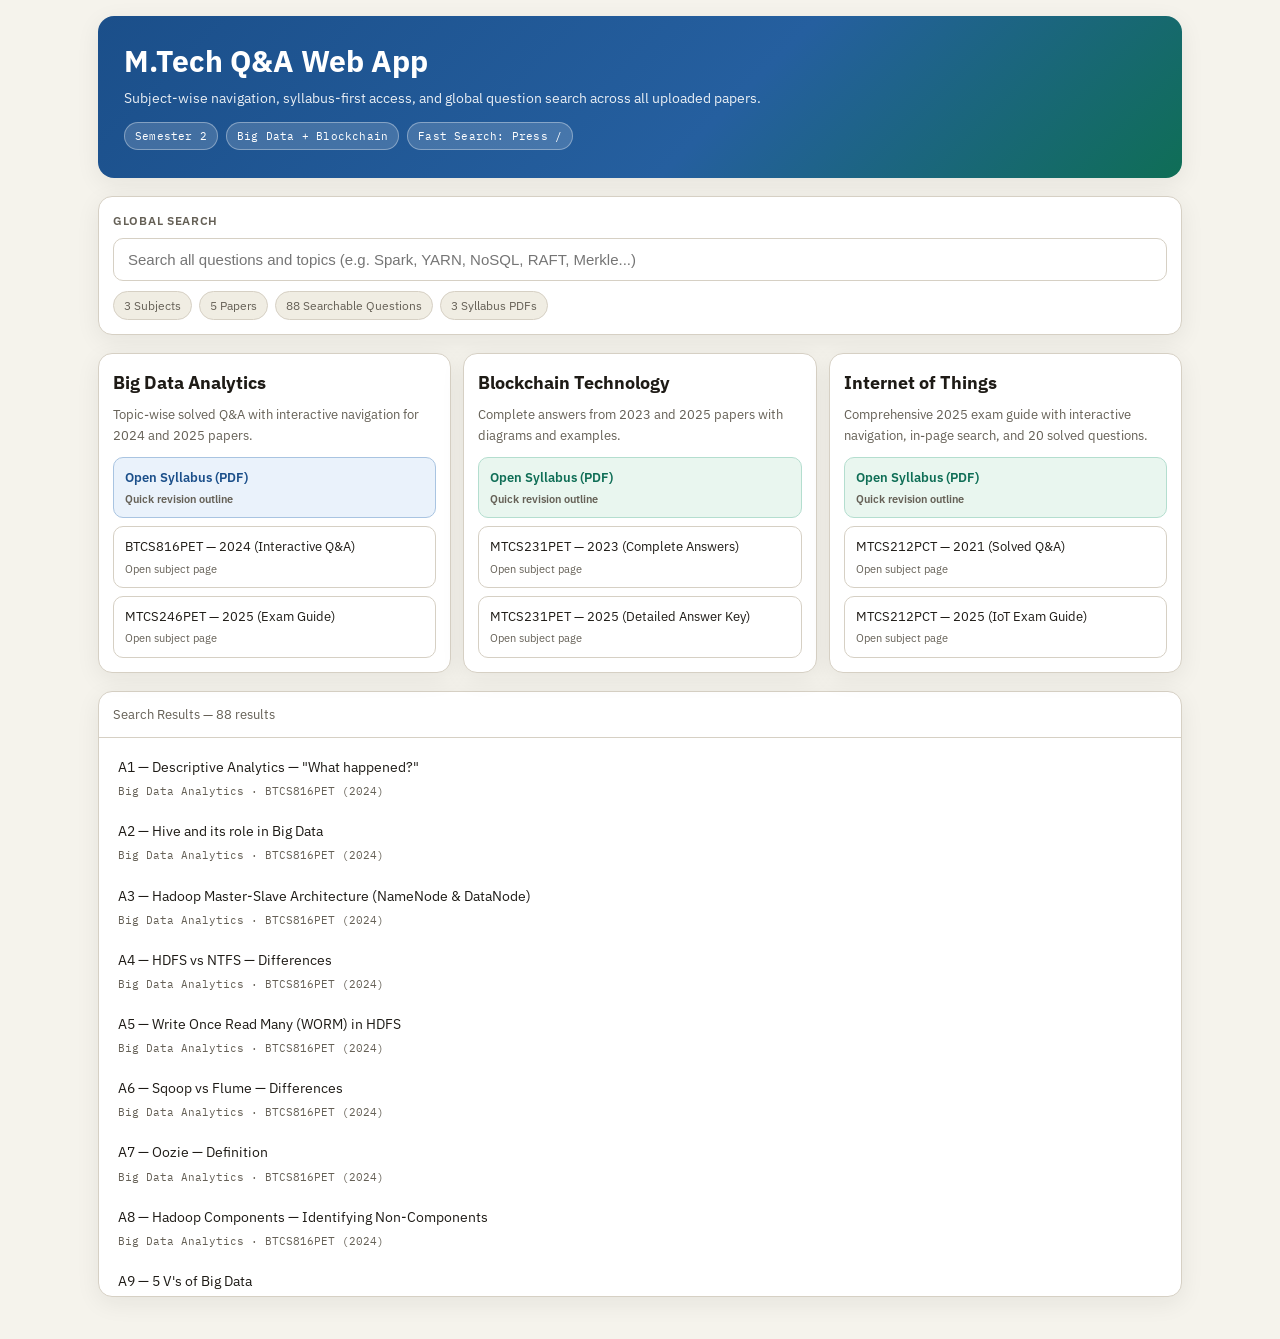
<file: index.html>
<!DOCTYPE html>
<html lang="en">
<head>
  <meta charset="UTF-8">
  <meta name="viewport" content="width=device-width, initial-scale=1.0">
  <title>M.Tech Q&A Hub</title>
  <meta name="description" content="M.Tech Q&A Web App with subject-wise navigation, syllabus access, and global search across Big Data and Blockchain papers.">

  <meta property="og:type" content="website">
  <meta property="og:title" content="M.Tech Q&A Web App">
  <meta property="og:description" content="Subject-wise navigation, syllabus-first access, and global question search across all uploaded papers.">
  <meta property="og:image" content="images/og-image.png">
  <meta property="og:image:type" content="image/png">
  <meta property="og:image:width" content="1200">
  <meta property="og:image:height" content="630">

  <meta name="twitter:card" content="summary_large_image">
  <meta name="twitter:title" content="M.Tech Q&A Web App">
  <meta name="twitter:description" content="Subject-wise navigation, syllabus-first access, and global question search across all uploaded papers.">
  <meta name="twitter:image" content="images/og-image.png">

  <link rel="stylesheet" href="app.css">
</head>
<body>
  <main class="app">
    <section class="hero">
      <h1>M.Tech Q&A Web App</h1>
      <p>Subject-wise navigation, syllabus-first access, and global question search across all uploaded papers.</p>
      <div class="hero-meta">
        <span class="badge">Semester 2</span>
        <span class="badge">Big Data + Blockchain</span>
        <span class="badge">Fast Search: Press /</span>
      </div>
    </section>

    <section class="search-wrap">
      <div class="search-label">Global Search</div>
      <input id="global-search" class="global-search" type="search" placeholder="Search all questions and topics (e.g. Spark, YARN, NoSQL, RAFT, Merkle...)" autocomplete="off">
      <div class="stats" id="stats"></div>
    </section>

    <section class="grid" id="subject-grid"></section>

    <section class="results-wrap">
      <div class="results-head">Search Results — <span id="result-count">0 results</span></div>
      <div class="results" id="results"></div>
    </section>
  </main>

  <script src="search-index.js"></script>
  <script src="app.js"></script>
</body>
</html>
</file>
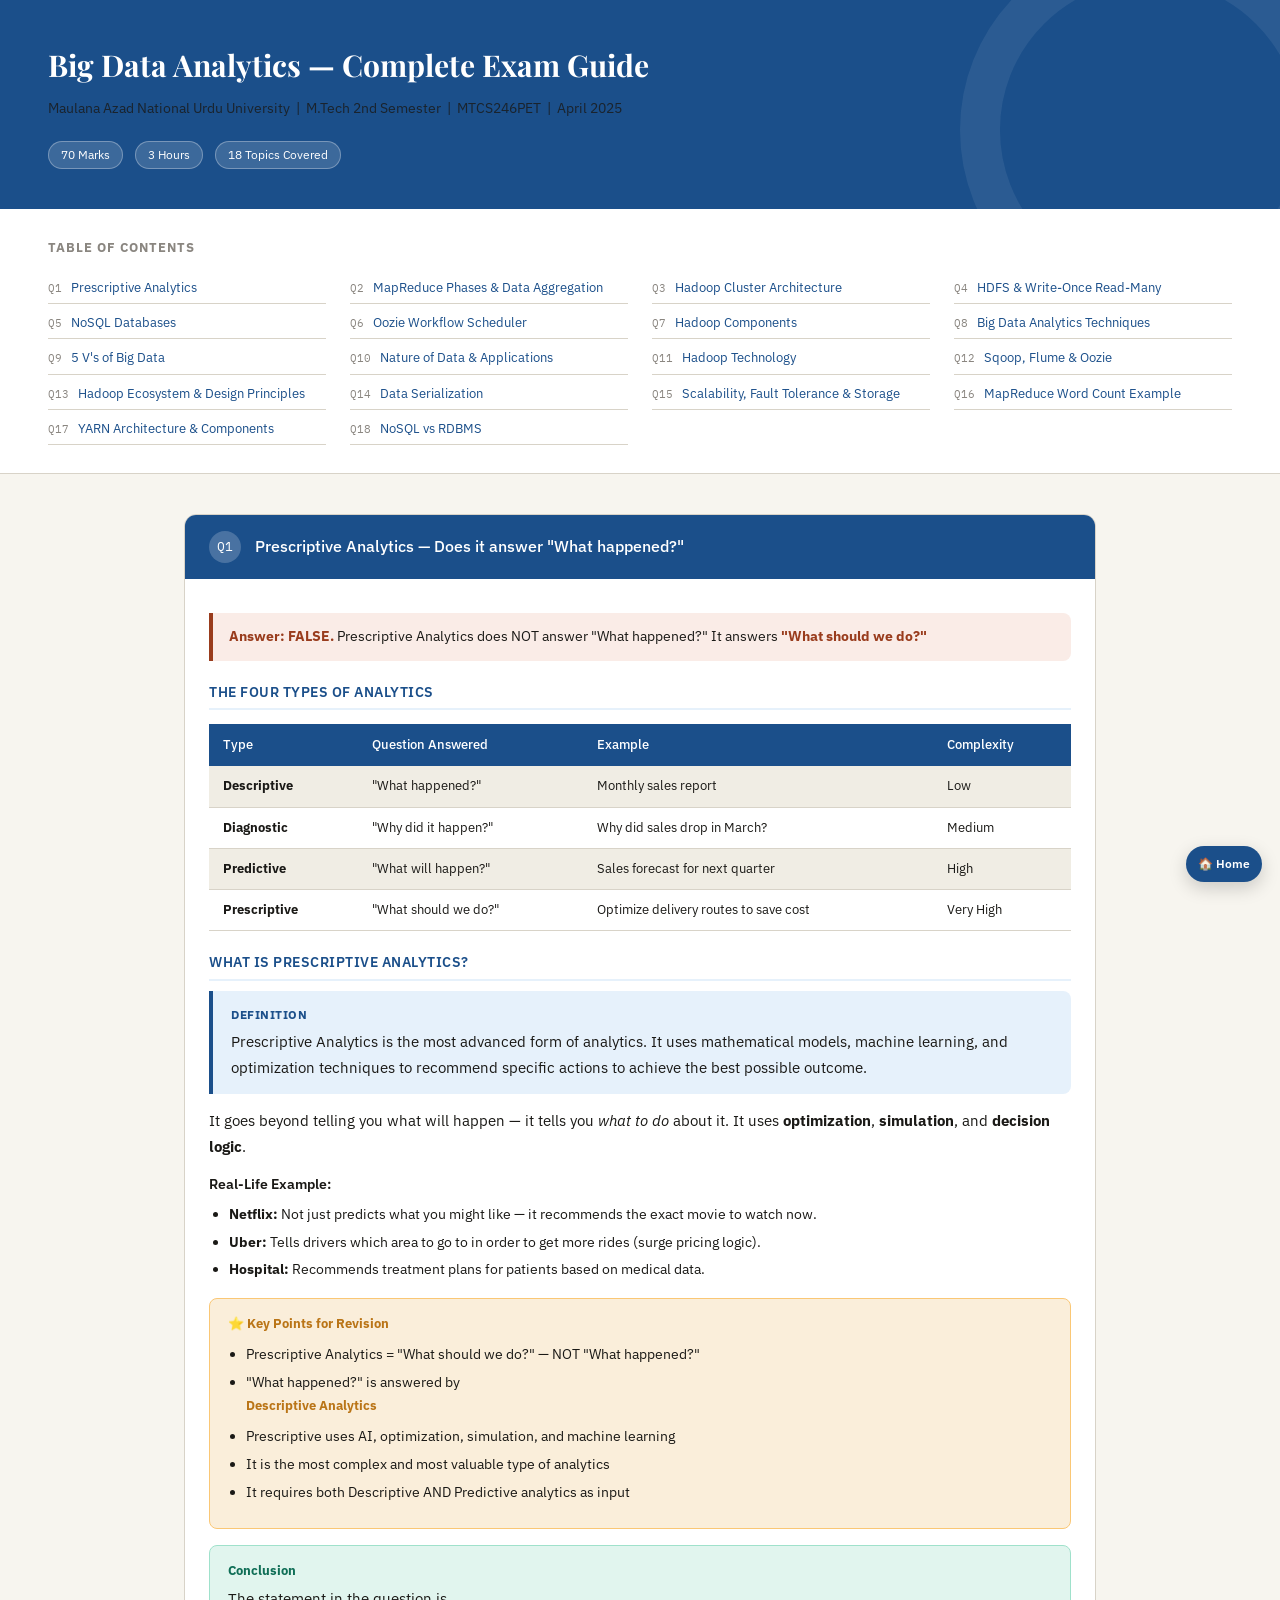
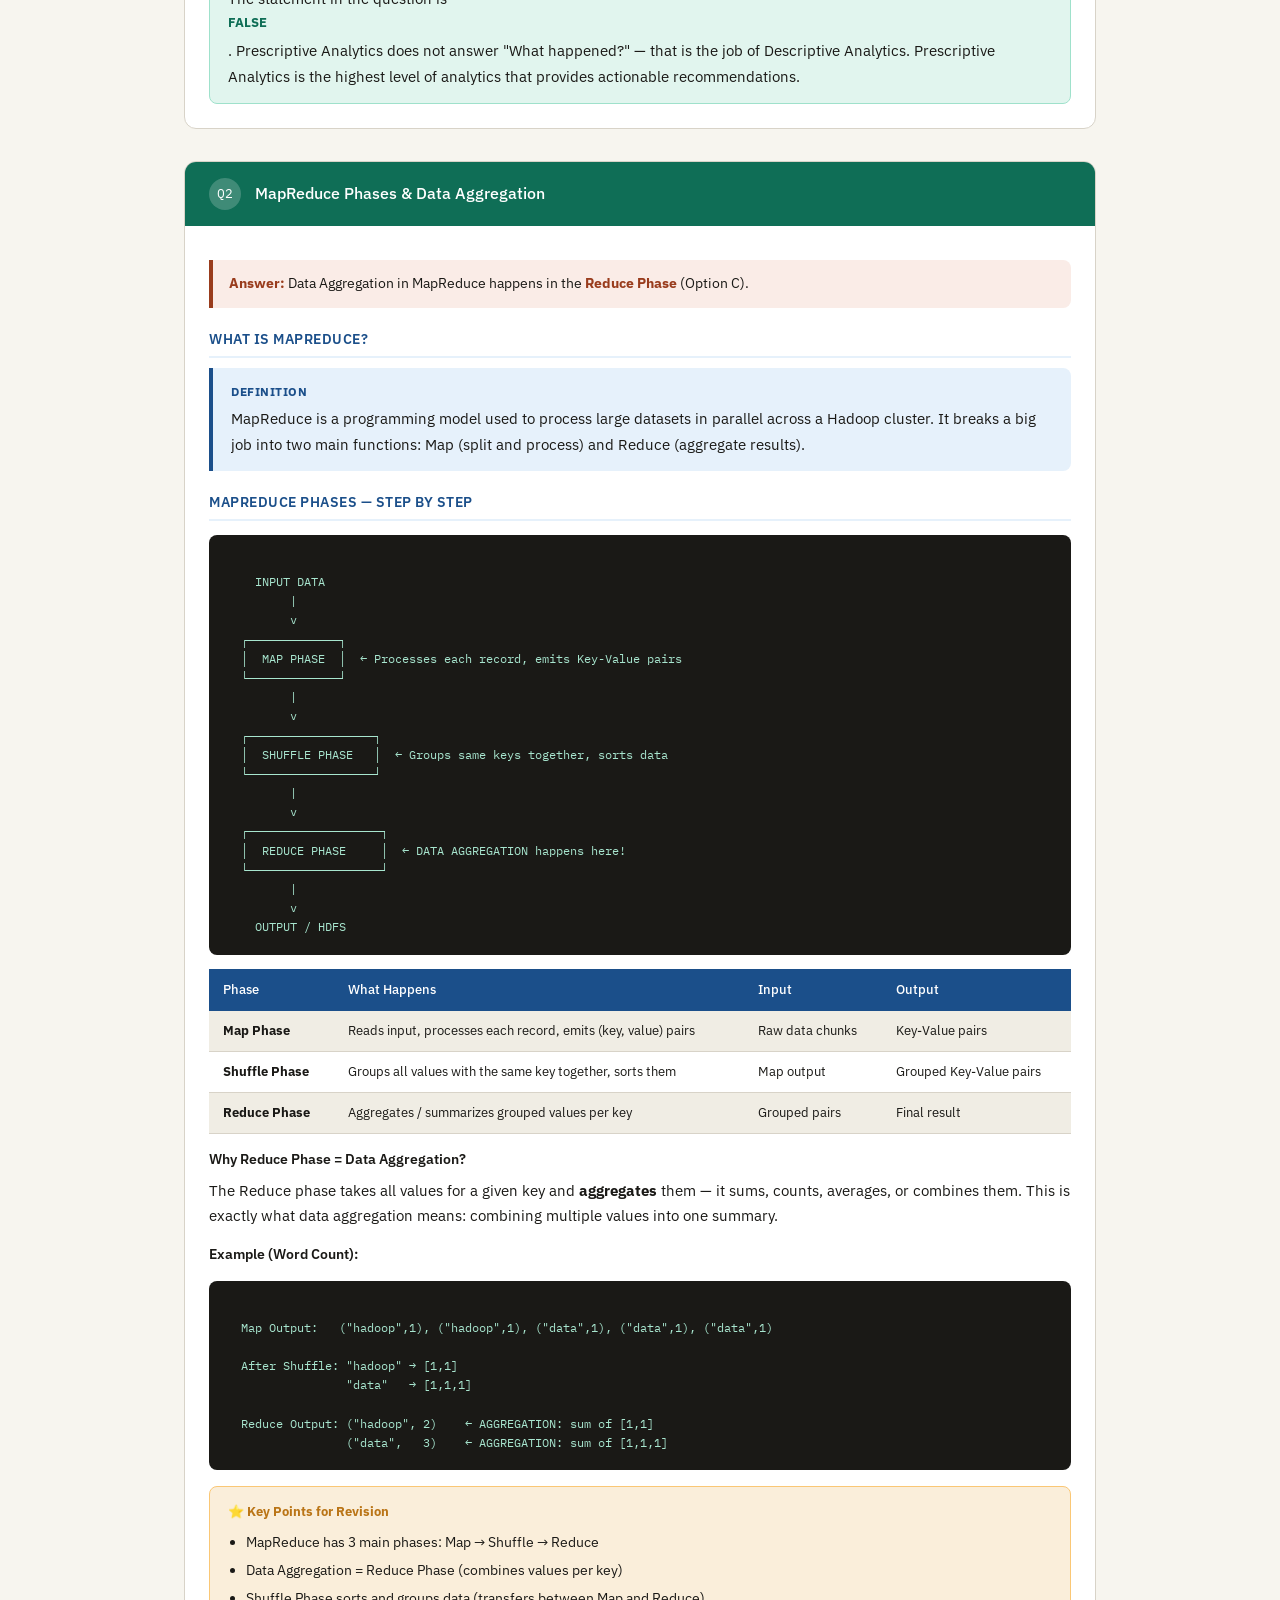
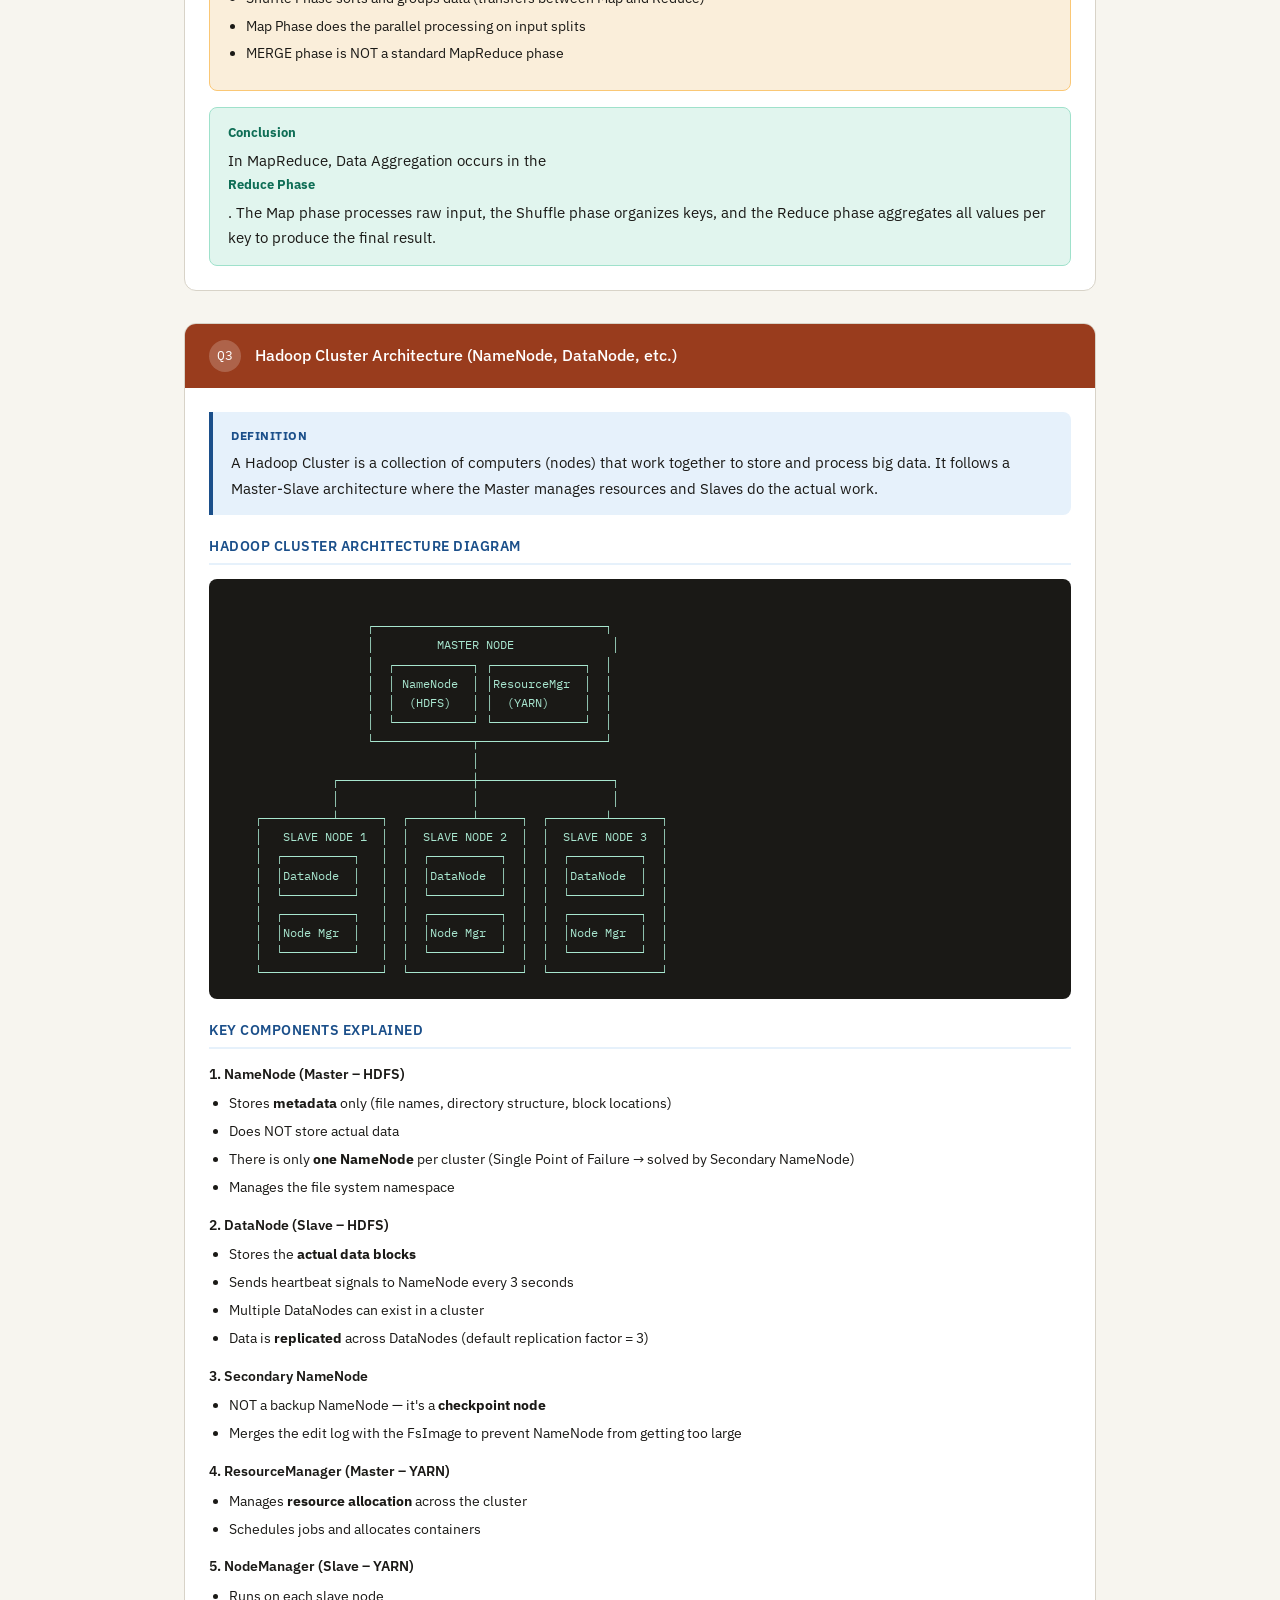
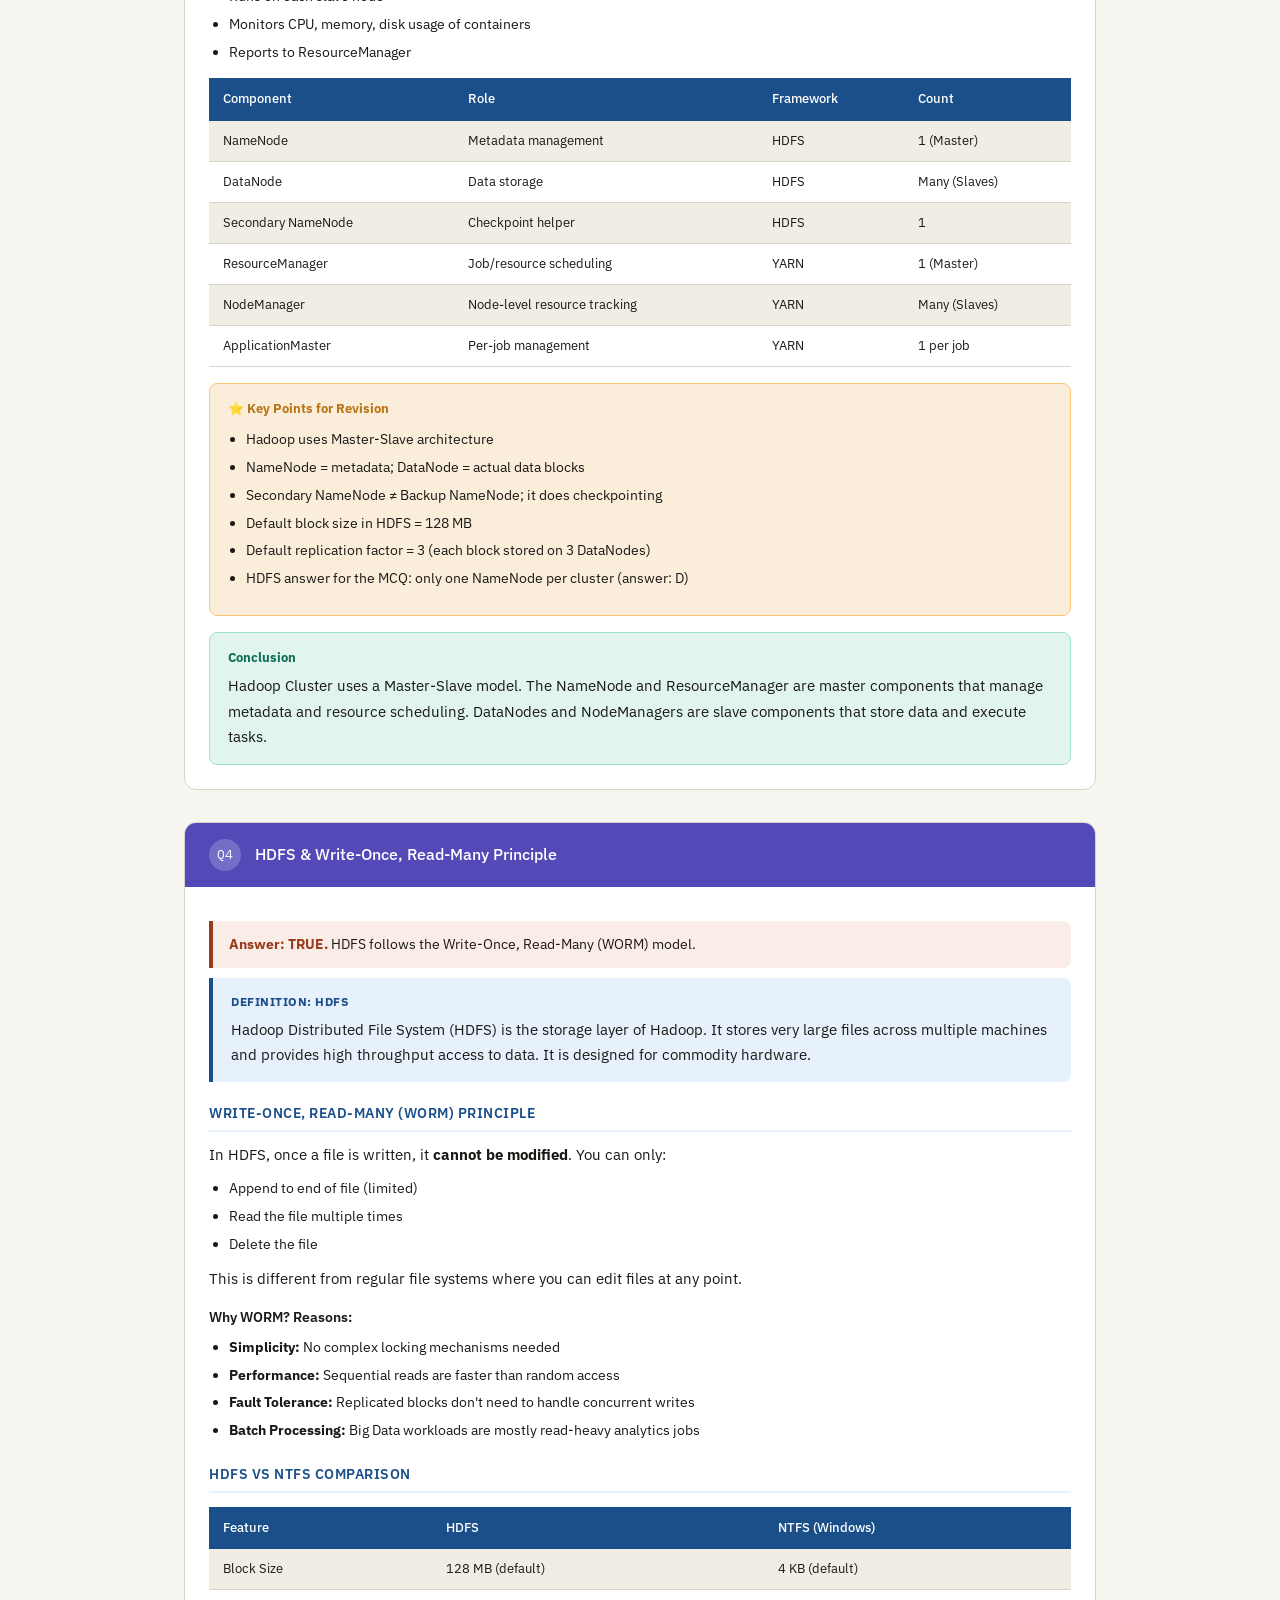
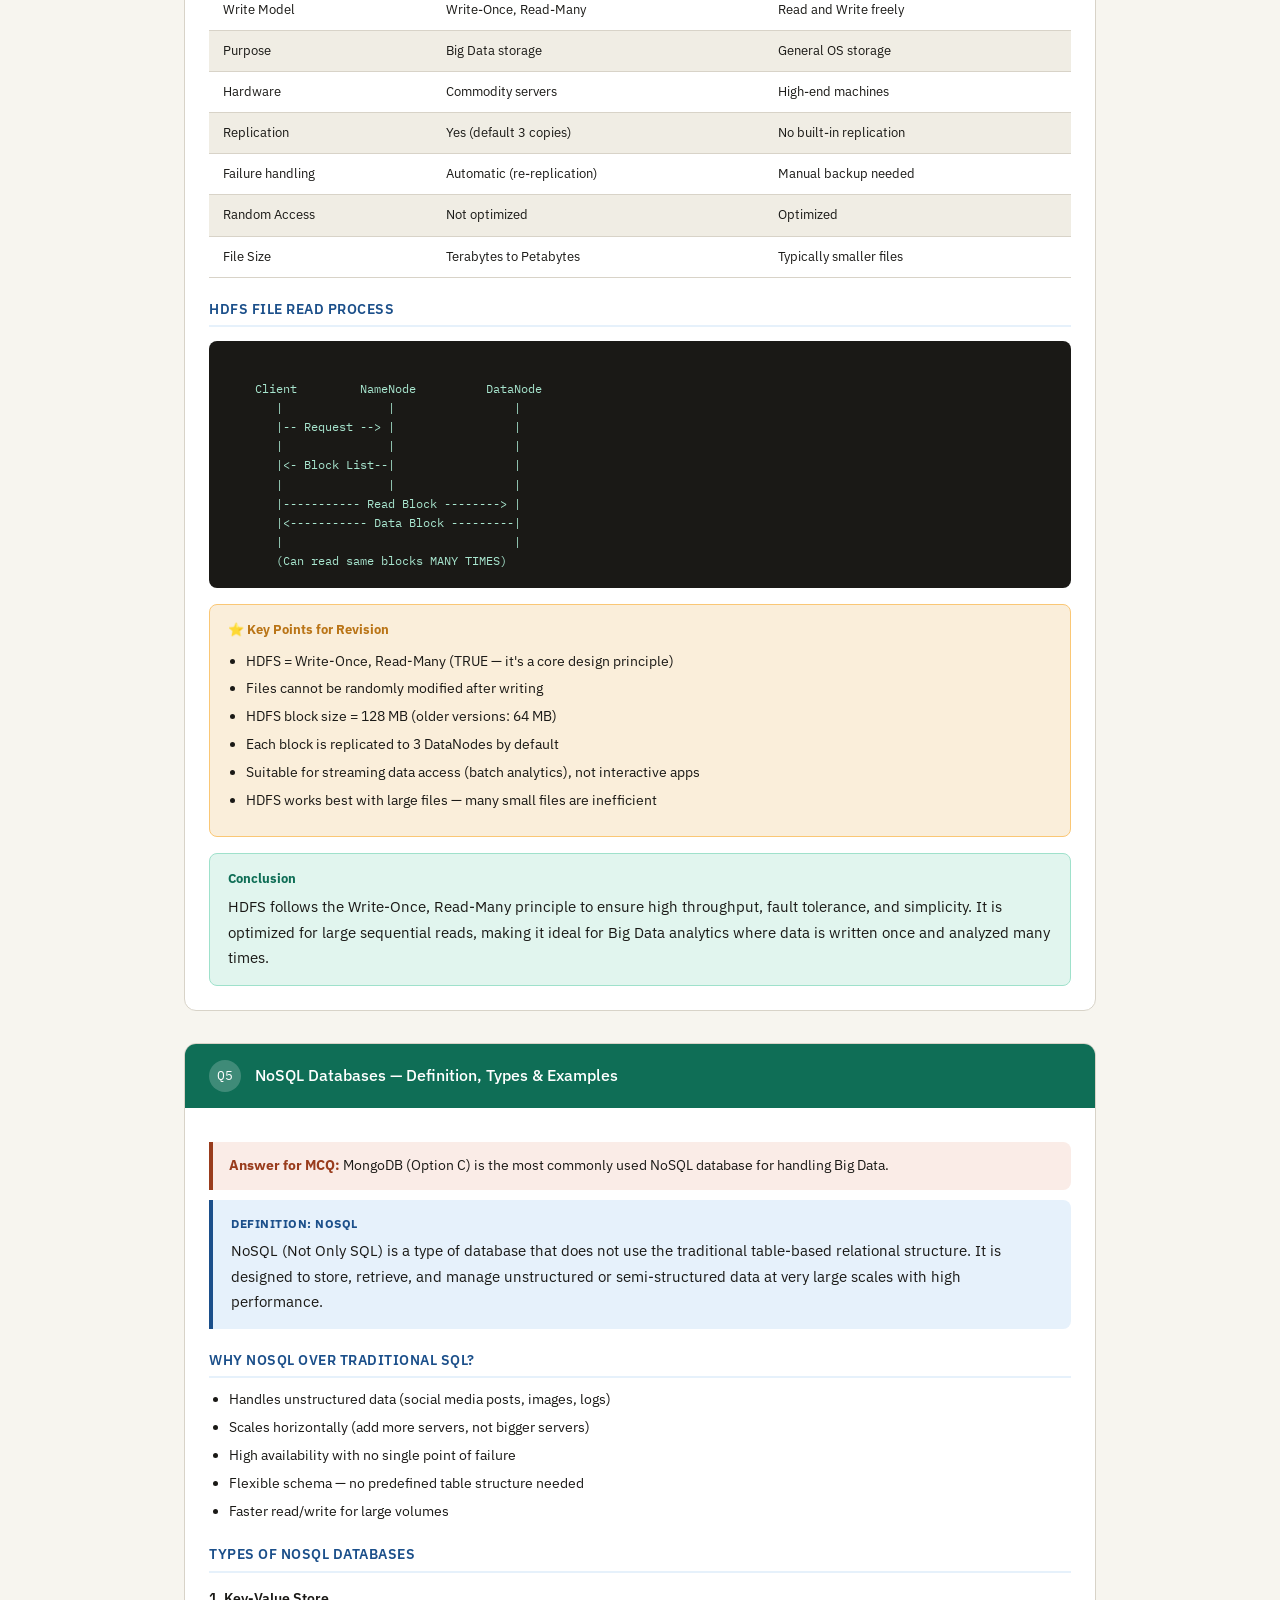
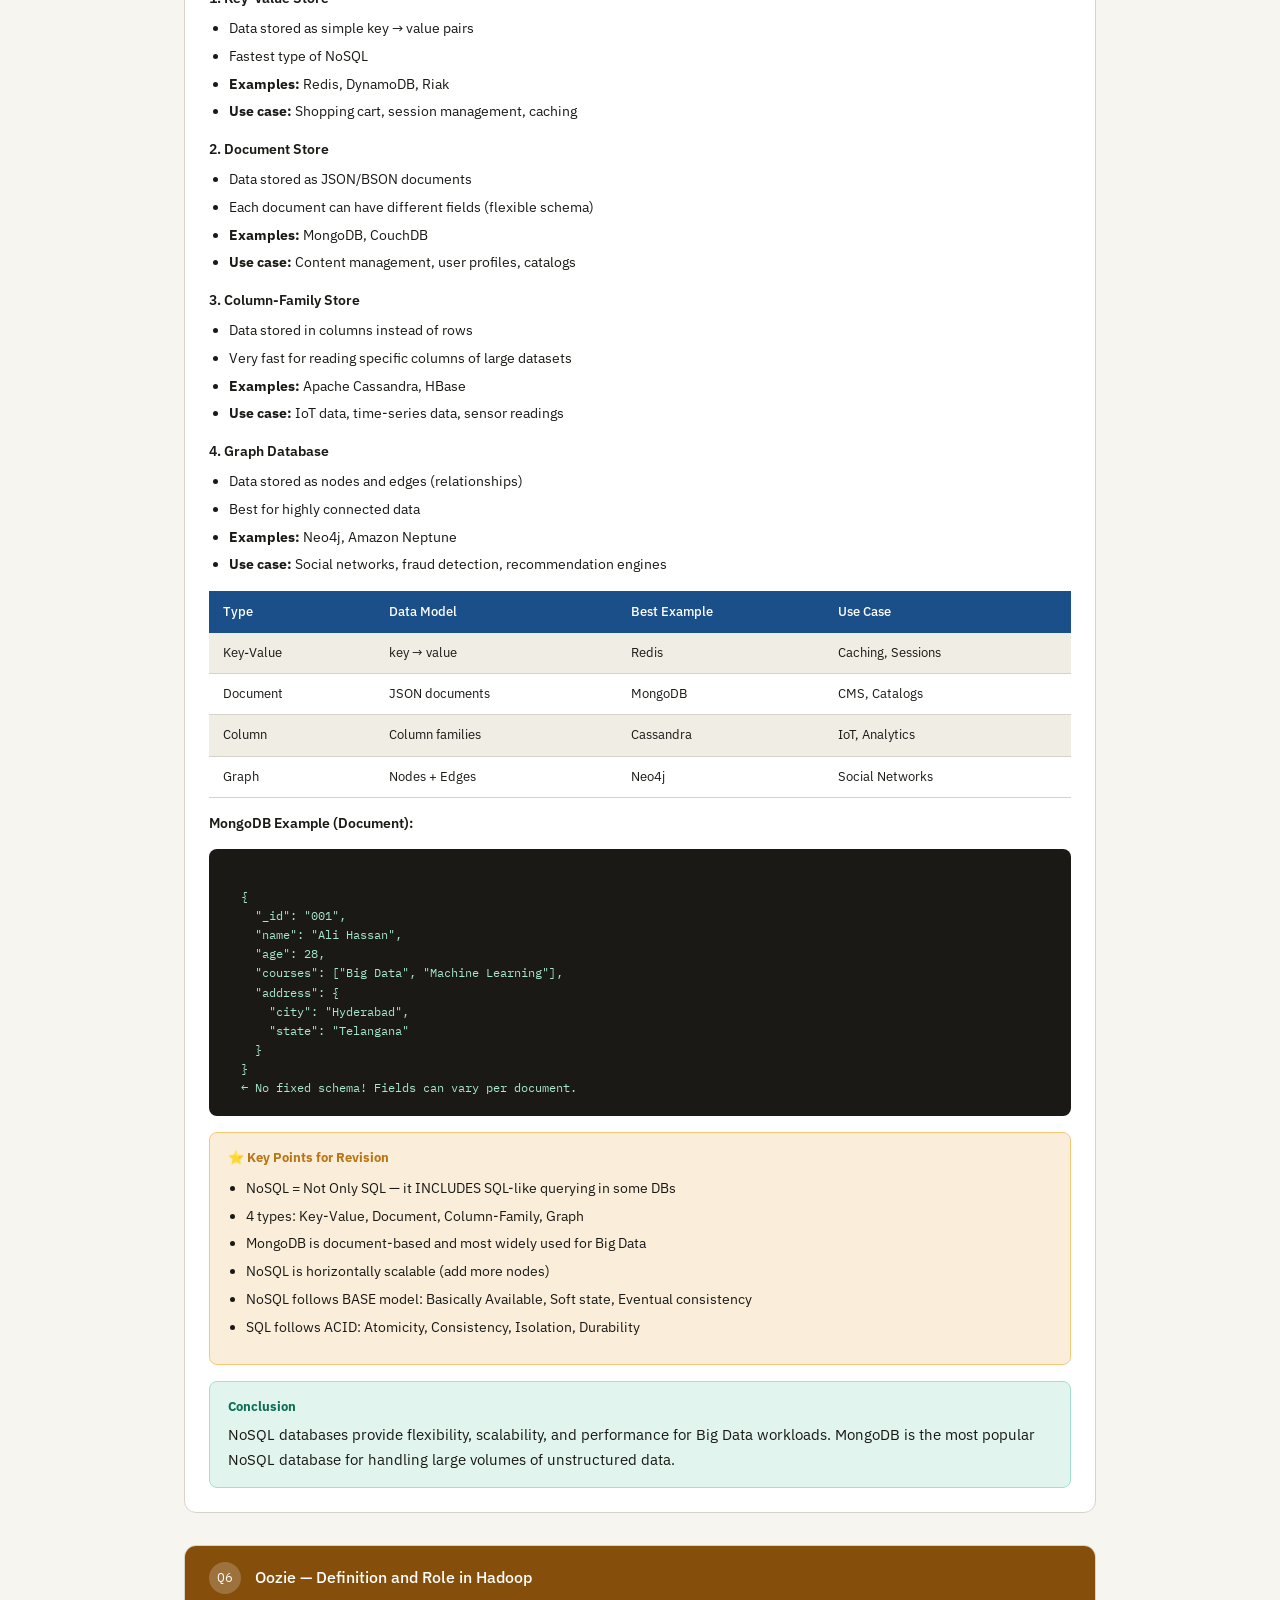
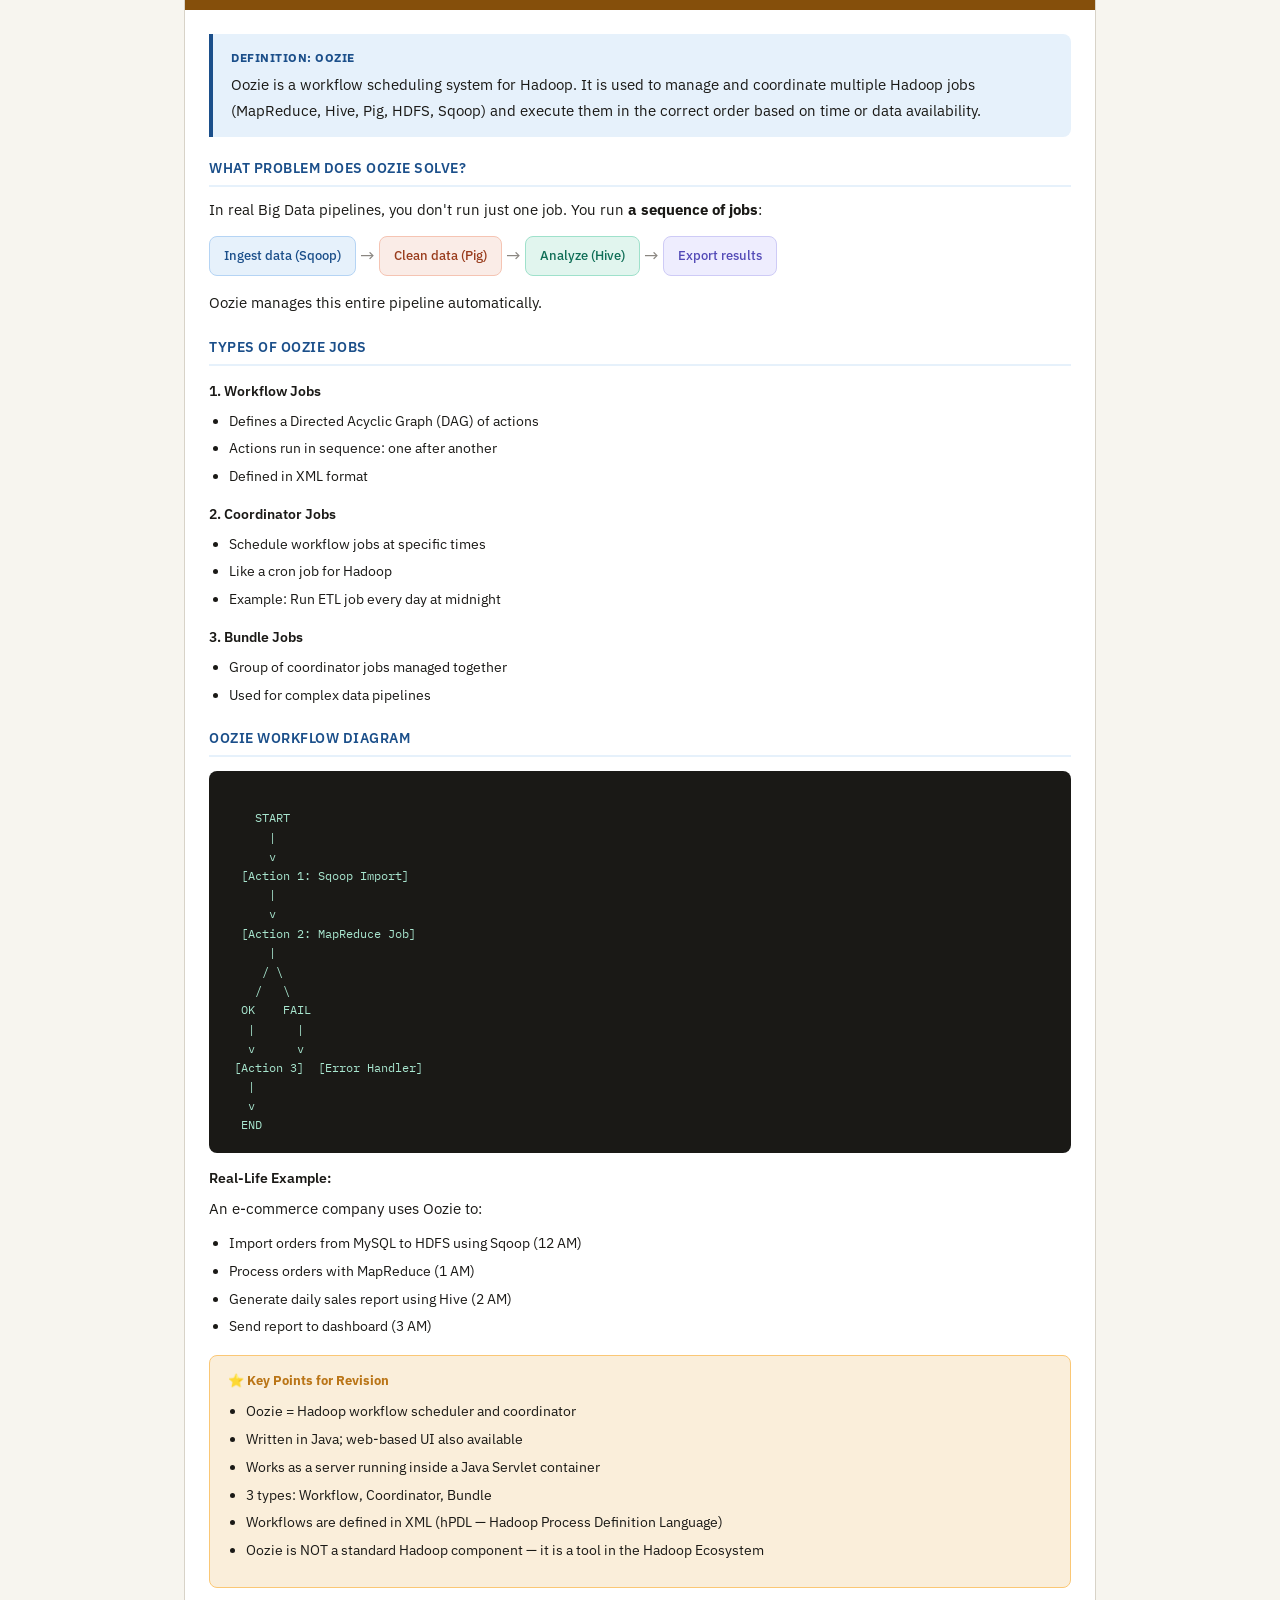
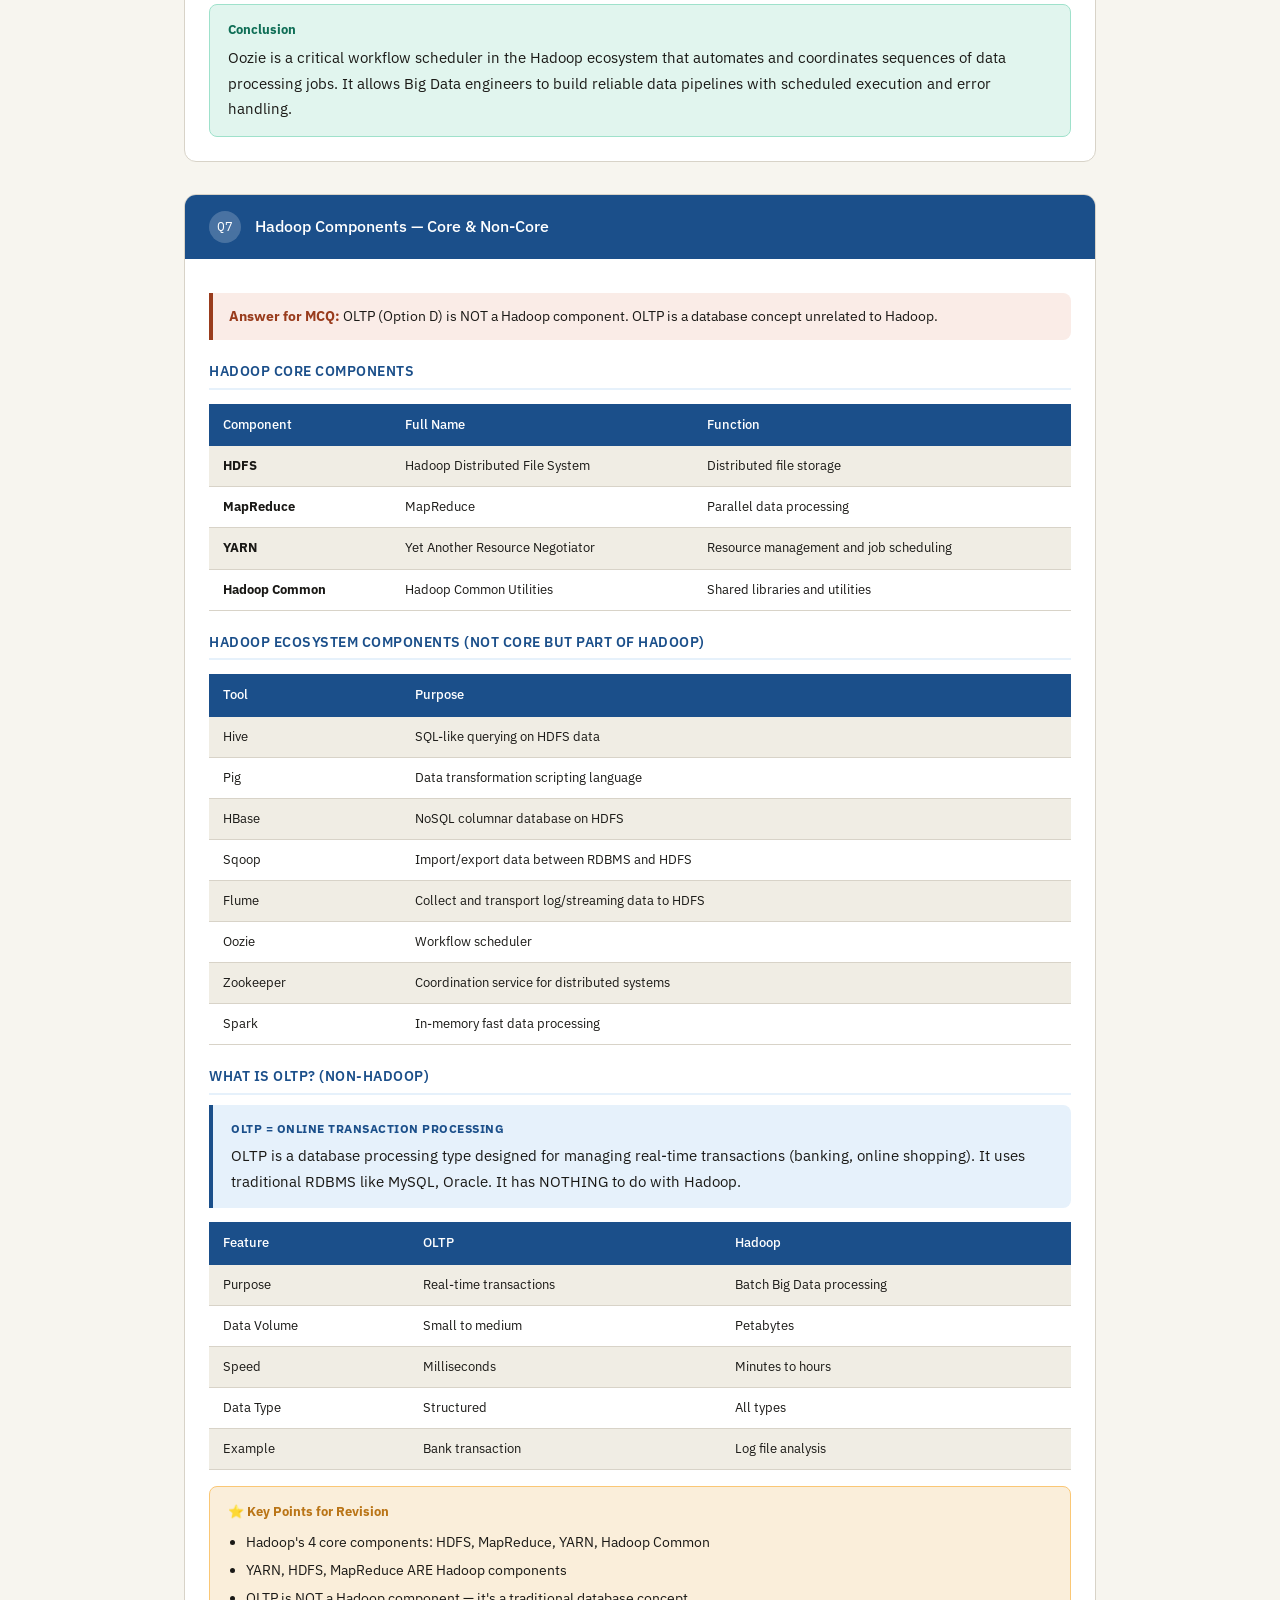
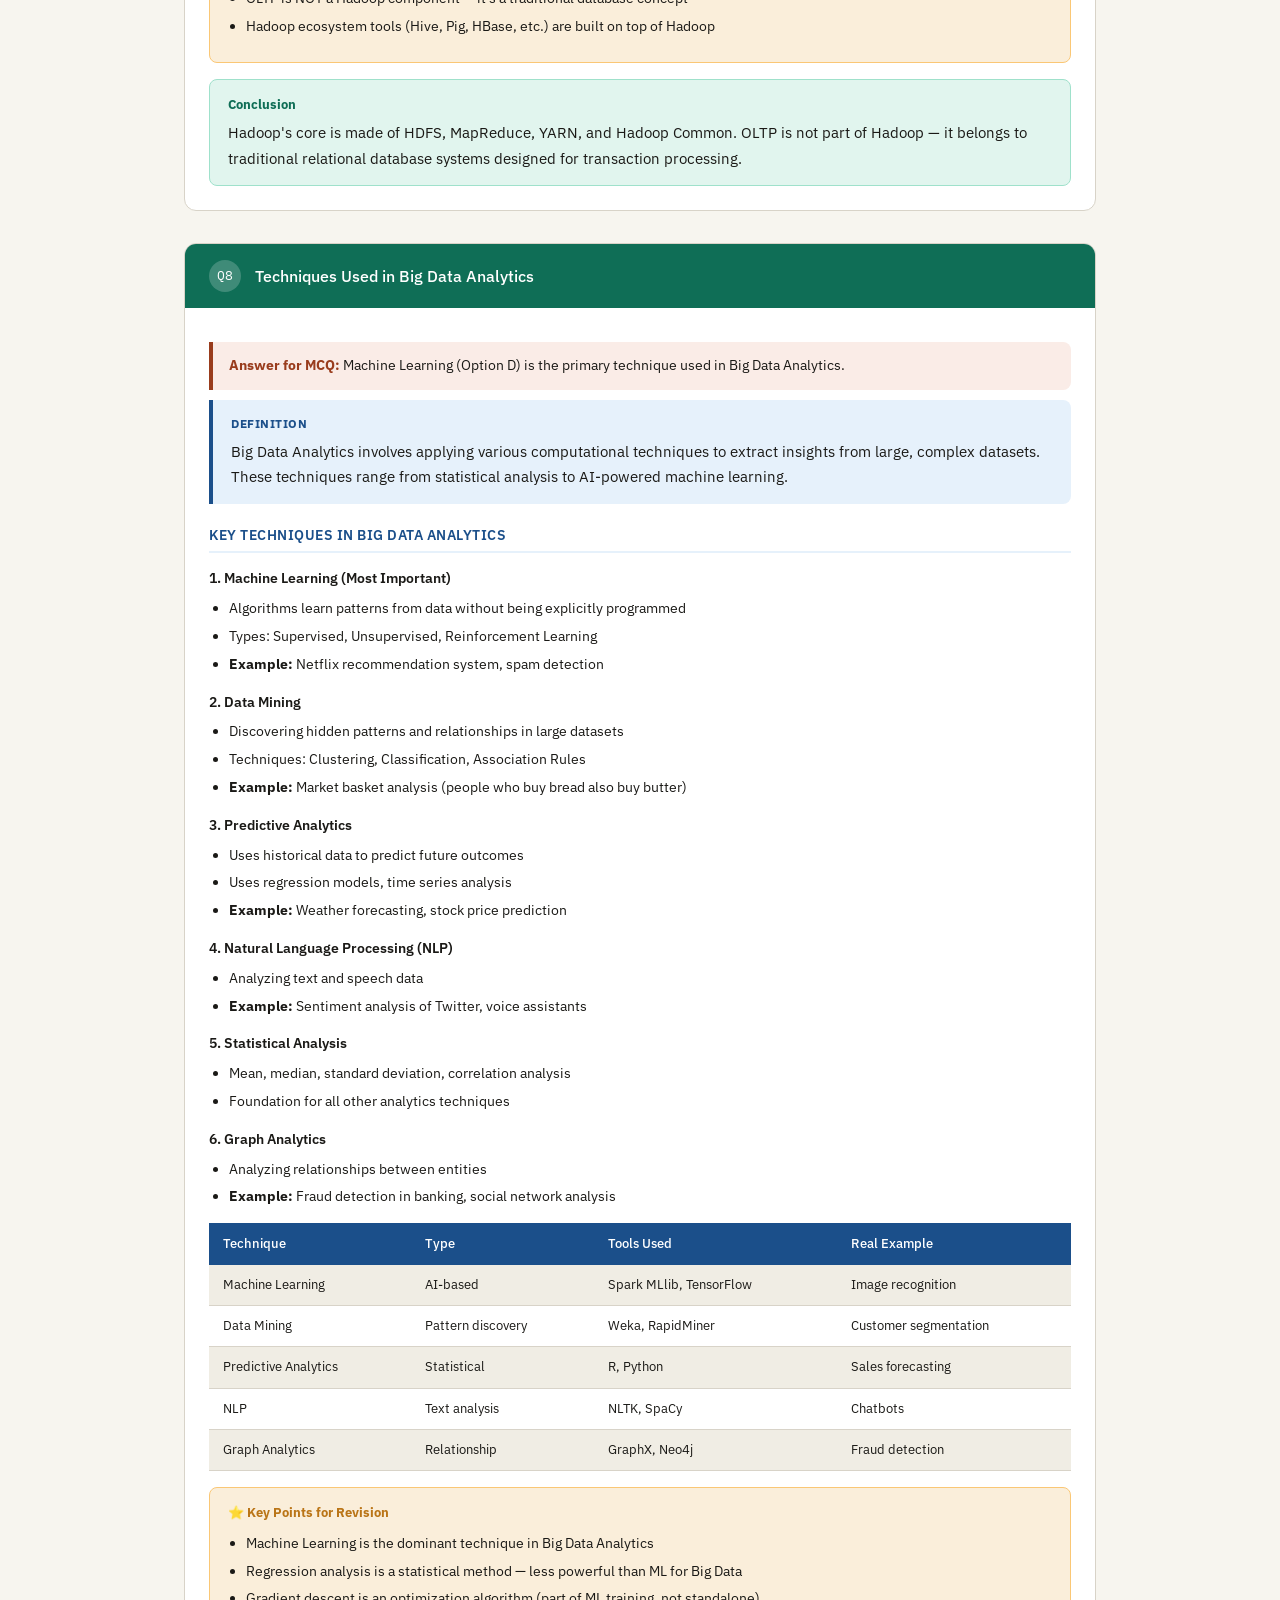
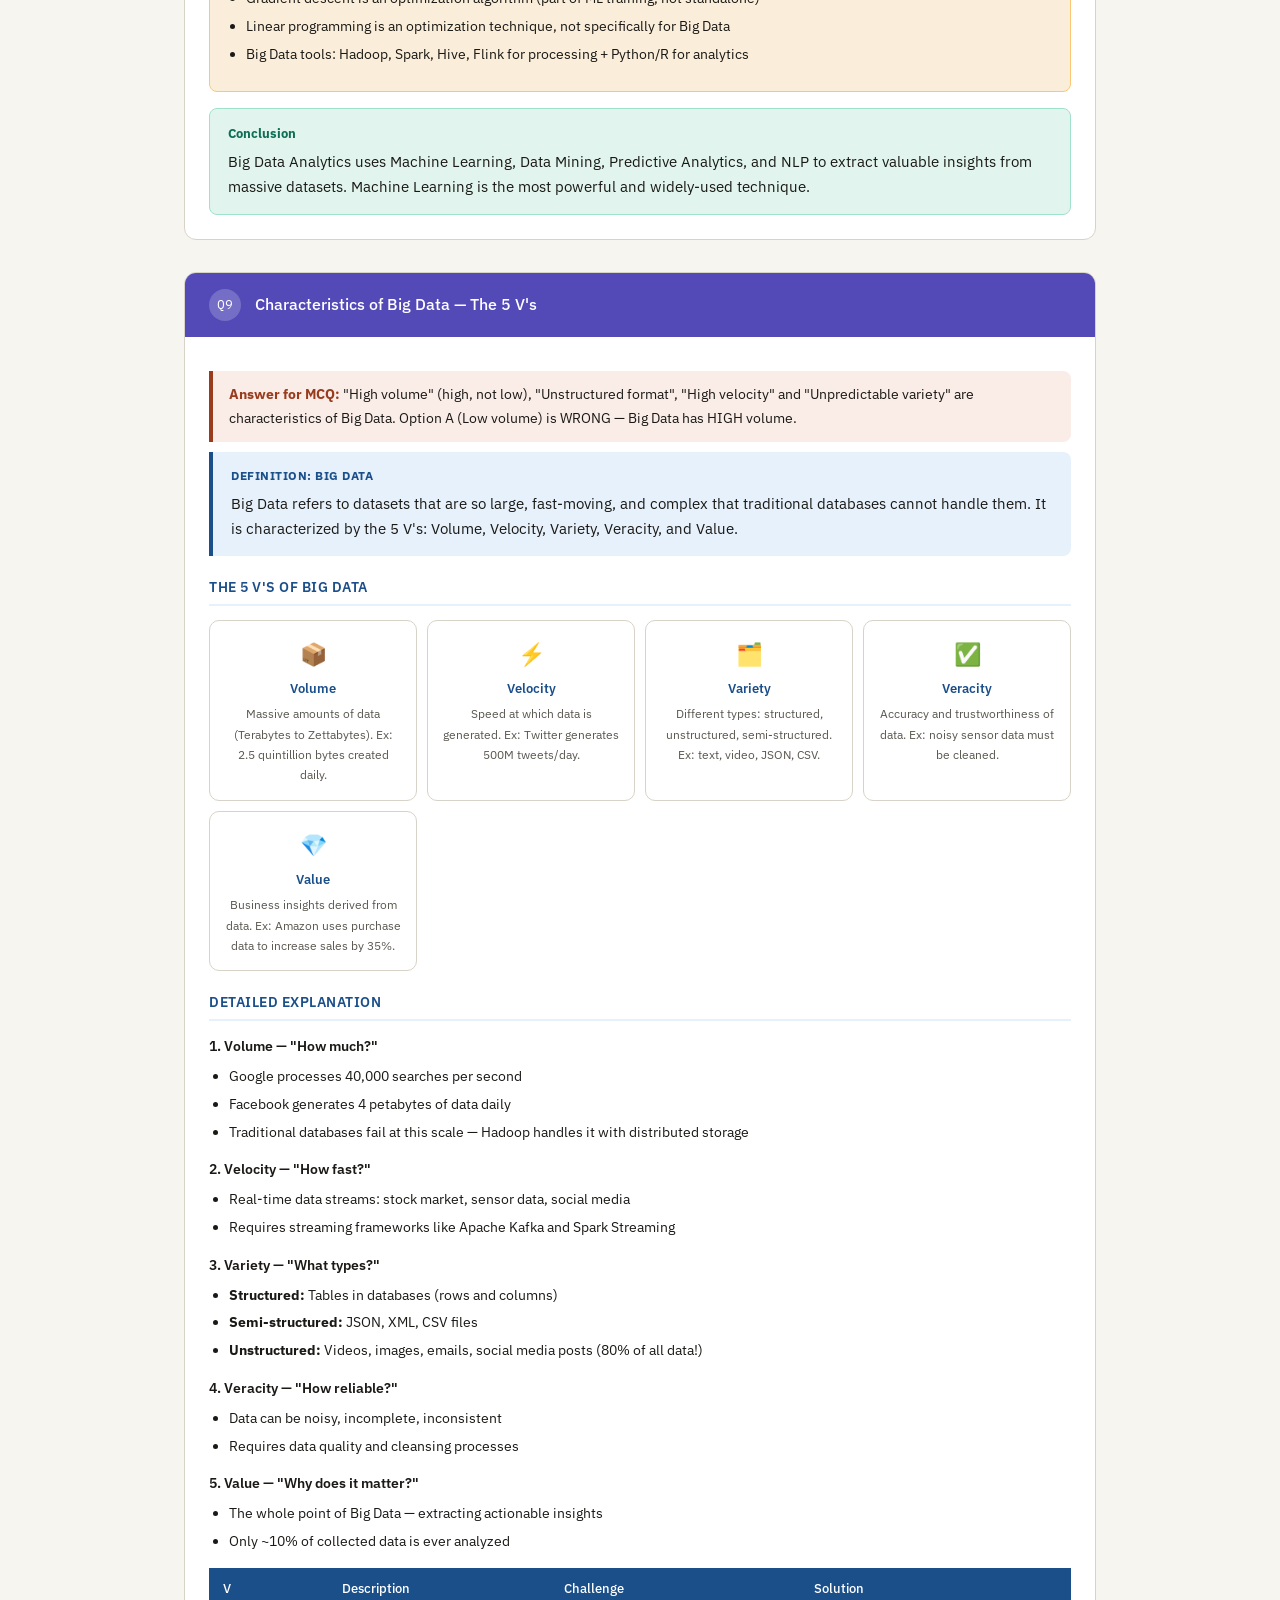
<file: Big_Data_Analytics/MTCS246PET-Big Data Analytics - 2025.html>
<!DOCTYPE html>
<html lang="en">
<head>
<meta charset="UTF-8">
<meta name="viewport" content="width=device-width, initial-scale=1.0">
<title>Big Data Analytics – M.Tech Exam Guide (MTCS246PET)</title>
<style>
  @import url('https://fonts.googleapis.com/css2?family=IBM+Plex+Sans:wght@400;500;600&family=IBM+Plex+Mono:wght@400;500&family=Playfair+Display:wght@700&display=swap');

  :root {
    --bg: #F7F5EF;
    --surface: #FFFFFF;
    --surface2: #F0EDE4;
    --border: #D8D3C8;
    --text: #1A1916;
    --text2: #5A5750;
    --text3: #8A8680;
    --accent: #1B4F8A;
    --accent2: #0F6E56;
    --accent3: #993C1D;
    --accent4: #7F77DD;
    --yellow: #BA7517;
    --yellow-bg: #FAEEDA;
    --green-bg: #E1F5EE;
    --blue-bg: #E6F1FB;
    --red-bg: #FCEBEB;
    --purple-bg: #EEEDFE;
    --coral-bg: #FAECE7;
  }

  * { box-sizing: border-box; margin: 0; padding: 0; }

  body {
    font-family: 'IBM Plex Sans', sans-serif;
    background: var(--bg);
    color: var(--text);
    font-size: 15px;
    line-height: 1.7;
  }

  /* HEADER */
  .header {
    background: var(--accent);
    color: white;
    padding: 40px 48px;
    position: relative;
    overflow: hidden;
  }
  .header::before {
    content: '';
    position: absolute;
    right: -60px; top: -60px;
    width: 300px; height: 300px;
    border: 40px solid rgba(255,255,255,0.07);
    border-radius: 50%;
  }
  .header h1 {
    font-family: 'Playfair Display', serif;
    font-size: 30px;
    margin-bottom: 6px;
  }
  .header p { opacity: 0.8; font-size: 14px; }
  .badge {
    display: inline-block;
    background: rgba(255,255,255,0.15);
    border: 1px solid rgba(255,255,255,0.3);
    color: white;
    padding: 3px 12px;
    border-radius: 20px;
    font-size: 12px;
    margin-right: 8px;
    margin-top: 10px;
  }

  /* TOC */
  .toc {
    background: var(--surface);
    border-bottom: 1px solid var(--border);
    padding: 28px 48px;
  }
  .toc h2 { font-size: 13px; text-transform: uppercase; letter-spacing: 1px; color: var(--text3); margin-bottom: 14px; }
  .toc-grid {
    display: grid;
    grid-template-columns: repeat(auto-fill, minmax(260px, 1fr));
    gap: 4px 24px;
  }
  .toc a {
    text-decoration: none;
    color: var(--accent);
    font-size: 13px;
    padding: 4px 0;
    display: block;
    border-bottom: 0.5px solid var(--border);
  }
  .toc a:hover { color: var(--accent3); }
  .toc a span { color: var(--text3); margin-right: 6px; font-family: 'IBM Plex Mono', monospace; font-size: 11px; }

  /* MAIN */
  .main { max-width: 960px; margin: 0 auto; padding: 40px 24px 80px; }

  /* SECTION */
  .section {
    background: var(--surface);
    border: 1px solid var(--border);
    border-radius: 12px;
    margin-bottom: 32px;
    overflow: hidden;
  }

  .section-header {
    background: var(--accent);
    color: white;
    padding: 16px 24px;
    display: flex;
    align-items: center;
    gap: 14px;
  }
  .section-header .qnum {
    background: rgba(255,255,255,0.2);
    border-radius: 50%;
    width: 32px; height: 32px;
    display: flex; align-items: center; justify-content: center;
    font-family: 'IBM Plex Mono', monospace;
    font-size: 13px;
    flex-shrink: 0;
  }
  .section-header h2 { font-size: 16px; font-weight: 500; }

  .section-header.green { background: var(--accent2); }
  .section-header.orange { background: var(--accent3); }
  .section-header.purple { background: #534AB7; }
  .section-header.teal { background: #0F6E56; }
  .section-header.amber { background: #854F0B; }

  .section-body { padding: 24px; }

  h3 {
    font-size: 14px;
    font-weight: 600;
    text-transform: uppercase;
    letter-spacing: 0.5px;
    color: var(--accent);
    margin: 20px 0 10px;
    padding-bottom: 4px;
    border-bottom: 2px solid var(--blue-bg);
  }
  h3:first-child { margin-top: 0; }

  h4 {
    font-size: 14px;
    font-weight: 600;
    color: var(--text);
    margin: 14px 0 6px;
  }

  p { margin-bottom: 10px; color: var(--text); }

  /* DEFINITION BOX */
  .def-box {
    background: var(--blue-bg);
    border-left: 4px solid var(--accent);
    border-radius: 0 8px 8px 0;
    padding: 14px 18px;
    margin-bottom: 14px;
  }
  .def-box strong { color: var(--accent); display: block; font-size: 12px; text-transform: uppercase; letter-spacing: 0.5px; margin-bottom: 4px; }

  /* KEY POINTS */
  .key-box {
    background: var(--yellow-bg);
    border: 1px solid #FAC775;
    border-radius: 8px;
    padding: 14px 18px;
    margin: 16px 0;
  }
  .key-box strong { color: var(--yellow); display: block; margin-bottom: 8px; font-size: 13px; }
  .key-box ul { padding-left: 18px; }
  .key-box li { color: var(--text); font-size: 14px; margin-bottom: 4px; }

  /* CONCLUSION */
  .conclusion {
    background: var(--green-bg);
    border: 1px solid #9FE1CB;
    border-radius: 8px;
    padding: 14px 18px;
    margin-top: 16px;
  }
  .conclusion strong { color: var(--accent2); display: block; margin-bottom: 4px; font-size: 13px; }

  /* TABLE */
  .table-wrap { overflow-x: auto; margin: 14px 0; }
  table { width: 100%; border-collapse: collapse; font-size: 13px; }
  th {
    background: var(--accent);
    color: white;
    padding: 10px 14px;
    text-align: left;
    font-weight: 500;
  }
  td { padding: 9px 14px; border-bottom: 1px solid var(--border); vertical-align: top; }
  tr:nth-child(even) td { background: var(--surface2); }

  /* STEPS */
  .steps { counter-reset: step; margin: 14px 0; }
  .step {
    display: flex;
    gap: 14px;
    margin-bottom: 12px;
    align-items: flex-start;
  }
  .step-num {
    counter-increment: step;
    background: var(--accent);
    color: white;
    width: 26px; height: 26px;
    border-radius: 50%;
    display: flex; align-items: center; justify-content: center;
    font-size: 12px;
    font-weight: 600;
    flex-shrink: 0;
    margin-top: 2px;
  }
  .step-content { flex: 1; }
  .step-content strong { display: block; font-size: 14px; margin-bottom: 2px; }
  .step-content p { font-size: 13px; color: var(--text2); margin: 0; }

  /* ASCII / DIAGRAM */
  .diagram {
    background: #1A1916;
    color: #A8E6CF;
    font-family: 'IBM Plex Mono', monospace;
    font-size: 12px;
    padding: 18px;
    border-radius: 8px;
    overflow-x: auto;
    margin: 14px 0;
    line-height: 1.6;
    white-space: pre;
  }

  /* ALERT: ANSWER */
  .alert {
    background: var(--coral-bg);
    border-left: 4px solid var(--accent3);
    border-radius: 0 8px 8px 0;
    padding: 12px 16px;
    margin: 10px 0;
    font-size: 14px;
  }
  .alert strong { color: var(--accent3); }

  /* V CARDS */
  .v-grid {
    display: grid;
    grid-template-columns: repeat(auto-fill, minmax(170px, 1fr));
    gap: 10px;
    margin: 14px 0;
  }
  .v-card {
    border: 1px solid var(--border);
    border-radius: 10px;
    padding: 14px;
    text-align: center;
  }
  .v-card .icon { font-size: 22px; margin-bottom: 6px; }
  .v-card .label { font-weight: 600; font-size: 13px; color: var(--accent); }
  .v-card .desc { font-size: 12px; color: var(--text2); margin-top: 4px; }

  /* FLOW */
  .flow {
    display: flex;
    flex-wrap: wrap;
    align-items: center;
    gap: 4px;
    margin: 14px 0;
  }
  .flow-box {
    background: var(--blue-bg);
    border: 1px solid #B5D4F4;
    border-radius: 8px;
    padding: 8px 14px;
    font-size: 13px;
    font-weight: 500;
    color: var(--accent);
  }
  .flow-arrow { color: var(--text3); font-size: 18px; }

  .flow-box.orange { background: var(--coral-bg); border-color: #F5C4B3; color: var(--accent3); }
  .flow-box.green { background: var(--green-bg); border-color: #9FE1CB; color: var(--accent2); }
  .flow-box.purple { background: var(--purple-bg); border-color: #CECBF6; color: #534AB7; }

  code {
    font-family: 'IBM Plex Mono', monospace;
    background: var(--surface2);
    padding: 2px 6px;
    border-radius: 4px;
    font-size: 13px;
    color: var(--accent3);
  }

  ul, ol { padding-left: 20px; margin-bottom: 10px; }
  li { margin-bottom: 4px; font-size: 14px; }

  .mark { background: #FFEAA0; padding: 0 3px; border-radius: 3px; }
</style>
</head>
<body>

<div class="header">
  <h1>Big Data Analytics — Complete Exam Guide</h1>
  <p>Maulana Azad National Urdu University &nbsp;|&nbsp; M.Tech 2nd Semester &nbsp;|&nbsp; MTCS246PET &nbsp;|&nbsp; April 2025</p>
  <div style="margin-top:10px">
    <span class="badge">70 Marks</span>
    <span class="badge">3 Hours</span>
    <span class="badge">18 Topics Covered</span>
  </div>
</div>

<div class="toc">
  <h2>Table of Contents</h2>
  <div class="toc-grid">
    <a href="#q1"><span>Q1</span> Prescriptive Analytics</a>
    <a href="#q2"><span>Q2</span> MapReduce Phases & Data Aggregation</a>
    <a href="#q3"><span>Q3</span> Hadoop Cluster Architecture</a>
    <a href="#q4"><span>Q4</span> HDFS & Write-Once Read-Many</a>
    <a href="#q5"><span>Q5</span> NoSQL Databases</a>
    <a href="#q6"><span>Q6</span> Oozie Workflow Scheduler</a>
    <a href="#q7"><span>Q7</span> Hadoop Components</a>
    <a href="#q8"><span>Q8</span> Big Data Analytics Techniques</a>
    <a href="#q9"><span>Q9</span> 5 V's of Big Data</a>
    <a href="#q10"><span>Q10</span> Nature of Data & Applications</a>
    <a href="#q11"><span>Q11</span> Hadoop Technology</a>
    <a href="#q12"><span>Q12</span> Sqoop, Flume & Oozie</a>
    <a href="#q13"><span>Q13</span> Hadoop Ecosystem & Design Principles</a>
    <a href="#q14"><span>Q14</span> Data Serialization</a>
    <a href="#q15"><span>Q15</span> Scalability, Fault Tolerance & Storage</a>
    <a href="#q16"><span>Q16</span> MapReduce Word Count Example</a>
    <a href="#q17"><span>Q17</span> YARN Architecture & Components</a>
    <a href="#q18"><span>Q18</span> NoSQL vs RDBMS</a>
  </div>
</div>

<div class="main">

<!-- Q1 -->
<div class="section" id="q1">
  <div class="section-header">
    <div class="qnum">Q1</div>
    <h2>Prescriptive Analytics — Does it answer "What happened?"</h2>
  </div>
  <div class="section-body">
    <div class="alert"><strong>Answer: FALSE.</strong> Prescriptive Analytics does NOT answer "What happened?" It answers <strong>"What should we do?"</strong></div>

    <h3>The Four Types of Analytics</h3>
    <div class="table-wrap">
      <table>
        <tr><th>Type</th><th>Question Answered</th><th>Example</th><th>Complexity</th></tr>
        <tr><td><strong>Descriptive</strong></td><td>"What happened?"</td><td>Monthly sales report</td><td>Low</td></tr>
        <tr><td><strong>Diagnostic</strong></td><td>"Why did it happen?"</td><td>Why did sales drop in March?</td><td>Medium</td></tr>
        <tr><td><strong>Predictive</strong></td><td>"What will happen?"</td><td>Sales forecast for next quarter</td><td>High</td></tr>
        <tr><td><strong>Prescriptive</strong></td><td>"What should we do?"</td><td>Optimize delivery routes to save cost</td><td>Very High</td></tr>
      </table>
    </div>

    <h3>What is Prescriptive Analytics?</h3>
    <div class="def-box">
      <strong>Definition</strong>
      Prescriptive Analytics is the most advanced form of analytics. It uses mathematical models, machine learning, and optimization techniques to recommend specific actions to achieve the best possible outcome.
    </div>
    <p>It goes beyond telling you what will happen — it tells you <em>what to do</em> about it. It uses <strong>optimization</strong>, <strong>simulation</strong>, and <strong>decision logic</strong>.</p>

    <h4>Real-Life Example:</h4>
    <ul>
      <li><strong>Netflix:</strong> Not just predicts what you might like — it recommends the exact movie to watch now.</li>
      <li><strong>Uber:</strong> Tells drivers which area to go to in order to get more rides (surge pricing logic).</li>
      <li><strong>Hospital:</strong> Recommends treatment plans for patients based on medical data.</li>
    </ul>

    <div class="key-box">
      <strong>⭐ Key Points for Revision</strong>
      <ul>
        <li>Prescriptive Analytics = "What should we do?" — NOT "What happened?"</li>
        <li>"What happened?" is answered by <strong>Descriptive Analytics</strong></li>
        <li>Prescriptive uses AI, optimization, simulation, and machine learning</li>
        <li>It is the most complex and most valuable type of analytics</li>
        <li>It requires both Descriptive AND Predictive analytics as input</li>
      </ul>
    </div>

    <div class="conclusion">
      <strong>Conclusion</strong>
      The statement in the question is <strong>FALSE</strong>. Prescriptive Analytics does not answer "What happened?" — that is the job of Descriptive Analytics. Prescriptive Analytics is the highest level of analytics that provides actionable recommendations.
    </div>
  </div>
</div>

<!-- Q2 -->
<div class="section" id="q2">
  <div class="section-header green">
    <div class="qnum">Q2</div>
    <h2>MapReduce Phases & Data Aggregation</h2>
  </div>
  <div class="section-body">
    <div class="alert"><strong>Answer:</strong> Data Aggregation in MapReduce happens in the <strong>Reduce Phase</strong> (Option C).</div>

    <h3>What is MapReduce?</h3>
    <div class="def-box">
      <strong>Definition</strong>
      MapReduce is a programming model used to process large datasets in parallel across a Hadoop cluster. It breaks a big job into two main functions: Map (split and process) and Reduce (aggregate results).
    </div>

    <h3>MapReduce Phases — Step by Step</h3>
    <div class="diagram">
    INPUT DATA
         |
         v
  ┌─────────────┐
  │  MAP PHASE  │  ← Processes each record, emits Key-Value pairs
  └─────────────┘
         |
         v
  ┌──────────────────┐
  │  SHUFFLE PHASE   │  ← Groups same keys together, sorts data
  └──────────────────┘
         |
         v
  ┌───────────────────┐
  │  REDUCE PHASE     │  ← DATA AGGREGATION happens here!
  └───────────────────┘
         |
         v
    OUTPUT / HDFS</div>

    <div class="table-wrap">
      <table>
        <tr><th>Phase</th><th>What Happens</th><th>Input</th><th>Output</th></tr>
        <tr><td><strong>Map Phase</strong></td><td>Reads input, processes each record, emits (key, value) pairs</td><td>Raw data chunks</td><td>Key-Value pairs</td></tr>
        <tr><td><strong>Shuffle Phase</strong></td><td>Groups all values with the same key together, sorts them</td><td>Map output</td><td>Grouped Key-Value pairs</td></tr>
        <tr><td><strong>Reduce Phase</strong></td><td>Aggregates / summarizes grouped values per key</td><td>Grouped pairs</td><td>Final result</td></tr>
      </table>
    </div>

    <h4>Why Reduce Phase = Data Aggregation?</h4>
    <p>The Reduce phase takes all values for a given key and <strong>aggregates</strong> them — it sums, counts, averages, or combines them. This is exactly what data aggregation means: combining multiple values into one summary.</p>

    <h4>Example (Word Count):</h4>
    <div class="diagram">
  Map Output:   ("hadoop",1), ("hadoop",1), ("data",1), ("data",1), ("data",1)

  After Shuffle: "hadoop" → [1,1]
                 "data"   → [1,1,1]

  Reduce Output: ("hadoop", 2)    ← AGGREGATION: sum of [1,1]
                 ("data",   3)    ← AGGREGATION: sum of [1,1,1]</div>

    <div class="key-box">
      <strong>⭐ Key Points for Revision</strong>
      <ul>
        <li>MapReduce has 3 main phases: Map → Shuffle → Reduce</li>
        <li>Data Aggregation = Reduce Phase (combines values per key)</li>
        <li>Shuffle Phase sorts and groups data (transfers between Map and Reduce)</li>
        <li>Map Phase does the parallel processing on input splits</li>
        <li>MERGE phase is NOT a standard MapReduce phase</li>
      </ul>
    </div>

    <div class="conclusion">
      <strong>Conclusion</strong>
      In MapReduce, Data Aggregation occurs in the <strong>Reduce Phase</strong>. The Map phase processes raw input, the Shuffle phase organizes keys, and the Reduce phase aggregates all values per key to produce the final result.
    </div>
  </div>
</div>

<!-- Q3 -->
<div class="section" id="q3">
  <div class="section-header orange">
    <div class="qnum">Q3</div>
    <h2>Hadoop Cluster Architecture (NameNode, DataNode, etc.)</h2>
  </div>
  <div class="section-body">
    <div class="def-box">
      <strong>Definition</strong>
      A Hadoop Cluster is a collection of computers (nodes) that work together to store and process big data. It follows a Master-Slave architecture where the Master manages resources and Slaves do the actual work.
    </div>

    <h3>Hadoop Cluster Architecture Diagram</h3>
    <div class="diagram">
                    ┌─────────────────────────────────┐
                    │         MASTER NODE              │
                    │  ┌───────────┐ ┌─────────────┐  │
                    │  │ NameNode  │ │ResourceMgr  │  │
                    │  │  (HDFS)   │ │  (YARN)     │  │
                    │  └───────────┘ └─────────────┘  │
                    └──────────────┬──────────────────┘
                                   │
               ┌───────────────────┼───────────────────┐
               │                   │                   │
    ┌──────────┴──────┐  ┌─────────┴──────┐  ┌────────┴───────┐
    │   SLAVE NODE 1  │  │  SLAVE NODE 2  │  │  SLAVE NODE 3  │
    │  ┌──────────┐   │  │  ┌──────────┐  │  │  ┌──────────┐  │
    │  │DataNode  │   │  │  │DataNode  │  │  │  │DataNode  │  │
    │  └──────────┘   │  │  └──────────┘  │  │  └──────────┘  │
    │  ┌──────────┐   │  │  ┌──────────┐  │  │  ┌──────────┐  │
    │  │Node Mgr  │   │  │  │Node Mgr  │  │  │  │Node Mgr  │  │
    │  └──────────┘   │  │  └──────────┘  │  │  └──────────┘  │
    └─────────────────┘  └────────────────┘  └────────────────┘</div>

    <h3>Key Components Explained</h3>

    <h4>1. NameNode (Master – HDFS)</h4>
    <ul>
      <li>Stores <strong>metadata</strong> only (file names, directory structure, block locations)</li>
      <li>Does NOT store actual data</li>
      <li>There is only <strong>one NameNode</strong> per cluster (Single Point of Failure → solved by Secondary NameNode)</li>
      <li>Manages the file system namespace</li>
    </ul>

    <h4>2. DataNode (Slave – HDFS)</h4>
    <ul>
      <li>Stores the <strong>actual data blocks</strong></li>
      <li>Sends heartbeat signals to NameNode every 3 seconds</li>
      <li>Multiple DataNodes can exist in a cluster</li>
      <li>Data is <strong>replicated</strong> across DataNodes (default replication factor = 3)</li>
    </ul>

    <h4>3. Secondary NameNode</h4>
    <ul>
      <li>NOT a backup NameNode — it's a <strong>checkpoint node</strong></li>
      <li>Merges the edit log with the FsImage to prevent NameNode from getting too large</li>
    </ul>

    <h4>4. ResourceManager (Master – YARN)</h4>
    <ul>
      <li>Manages <strong>resource allocation</strong> across the cluster</li>
      <li>Schedules jobs and allocates containers</li>
    </ul>

    <h4>5. NodeManager (Slave – YARN)</h4>
    <ul>
      <li>Runs on each slave node</li>
      <li>Monitors CPU, memory, disk usage of containers</li>
      <li>Reports to ResourceManager</li>
    </ul>

    <div class="table-wrap">
      <table>
        <tr><th>Component</th><th>Role</th><th>Framework</th><th>Count</th></tr>
        <tr><td>NameNode</td><td>Metadata management</td><td>HDFS</td><td>1 (Master)</td></tr>
        <tr><td>DataNode</td><td>Data storage</td><td>HDFS</td><td>Many (Slaves)</td></tr>
        <tr><td>Secondary NameNode</td><td>Checkpoint helper</td><td>HDFS</td><td>1</td></tr>
        <tr><td>ResourceManager</td><td>Job/resource scheduling</td><td>YARN</td><td>1 (Master)</td></tr>
        <tr><td>NodeManager</td><td>Node-level resource tracking</td><td>YARN</td><td>Many (Slaves)</td></tr>
        <tr><td>ApplicationMaster</td><td>Per-job management</td><td>YARN</td><td>1 per job</td></tr>
      </table>
    </div>

    <div class="key-box">
      <strong>⭐ Key Points for Revision</strong>
      <ul>
        <li>Hadoop uses Master-Slave architecture</li>
        <li>NameNode = metadata; DataNode = actual data blocks</li>
        <li>Secondary NameNode ≠ Backup NameNode; it does checkpointing</li>
        <li>Default block size in HDFS = 128 MB</li>
        <li>Default replication factor = 3 (each block stored on 3 DataNodes)</li>
        <li>HDFS answer for the MCQ: only one NameNode per cluster (answer: D)</li>
      </ul>
    </div>

    <div class="conclusion">
      <strong>Conclusion</strong>
      Hadoop Cluster uses a Master-Slave model. The NameNode and ResourceManager are master components that manage metadata and resource scheduling. DataNodes and NodeManagers are slave components that store data and execute tasks.
    </div>
  </div>
</div>

<!-- Q4 -->
<div class="section" id="q4">
  <div class="section-header purple">
    <div class="qnum">Q4</div>
    <h2>HDFS & Write-Once, Read-Many Principle</h2>
  </div>
  <div class="section-body">
    <div class="alert"><strong>Answer: TRUE.</strong> HDFS follows the Write-Once, Read-Many (WORM) model.</div>

    <div class="def-box">
      <strong>Definition: HDFS</strong>
      Hadoop Distributed File System (HDFS) is the storage layer of Hadoop. It stores very large files across multiple machines and provides high throughput access to data. It is designed for commodity hardware.
    </div>

    <h3>Write-Once, Read-Many (WORM) Principle</h3>
    <p>In HDFS, once a file is written, it <strong>cannot be modified</strong>. You can only:</p>
    <ul>
      <li>Append to end of file (limited)</li>
      <li>Read the file multiple times</li>
      <li>Delete the file</li>
    </ul>
    <p>This is different from regular file systems where you can edit files at any point.</p>

    <h4>Why WORM? Reasons:</h4>
    <ul>
      <li><strong>Simplicity:</strong> No complex locking mechanisms needed</li>
      <li><strong>Performance:</strong> Sequential reads are faster than random access</li>
      <li><strong>Fault Tolerance:</strong> Replicated blocks don't need to handle concurrent writes</li>
      <li><strong>Batch Processing:</strong> Big Data workloads are mostly read-heavy analytics jobs</li>
    </ul>

    <h3>HDFS vs NTFS Comparison</h3>
    <div class="table-wrap">
      <table>
        <tr><th>Feature</th><th>HDFS</th><th>NTFS (Windows)</th></tr>
        <tr><td>Block Size</td><td>128 MB (default)</td><td>4 KB (default)</td></tr>
        <tr><td>Write Model</td><td>Write-Once, Read-Many</td><td>Read and Write freely</td></tr>
        <tr><td>Purpose</td><td>Big Data storage</td><td>General OS storage</td></tr>
        <tr><td>Hardware</td><td>Commodity servers</td><td>High-end machines</td></tr>
        <tr><td>Replication</td><td>Yes (default 3 copies)</td><td>No built-in replication</td></tr>
        <tr><td>Failure handling</td><td>Automatic (re-replication)</td><td>Manual backup needed</td></tr>
        <tr><td>Random Access</td><td>Not optimized</td><td>Optimized</td></tr>
        <tr><td>File Size</td><td>Terabytes to Petabytes</td><td>Typically smaller files</td></tr>
      </table>
    </div>

    <h3>HDFS File Read Process</h3>
    <div class="diagram">
    Client         NameNode          DataNode
       |               |                 |
       |-- Request --> |                 |
       |               |                 |
       |<- Block List--|                 |
       |               |                 |
       |----------- Read Block --------> |
       |<----------- Data Block ---------|
       |                                 |
       (Can read same blocks MANY TIMES)</div>

    <div class="key-box">
      <strong>⭐ Key Points for Revision</strong>
      <ul>
        <li>HDFS = Write-Once, Read-Many (TRUE — it's a core design principle)</li>
        <li>Files cannot be randomly modified after writing</li>
        <li>HDFS block size = 128 MB (older versions: 64 MB)</li>
        <li>Each block is replicated to 3 DataNodes by default</li>
        <li>Suitable for streaming data access (batch analytics), not interactive apps</li>
        <li>HDFS works best with large files — many small files are inefficient</li>
      </ul>
    </div>

    <div class="conclusion">
      <strong>Conclusion</strong>
      HDFS follows the Write-Once, Read-Many principle to ensure high throughput, fault tolerance, and simplicity. It is optimized for large sequential reads, making it ideal for Big Data analytics where data is written once and analyzed many times.
    </div>
  </div>
</div>

<!-- Q5 -->
<div class="section" id="q5">
  <div class="section-header teal">
    <div class="qnum">Q5</div>
    <h2>NoSQL Databases — Definition, Types & Examples</h2>
  </div>
  <div class="section-body">
    <div class="alert"><strong>Answer for MCQ:</strong> MongoDB (Option C) is the most commonly used NoSQL database for handling Big Data.</div>

    <div class="def-box">
      <strong>Definition: NoSQL</strong>
      NoSQL (Not Only SQL) is a type of database that does not use the traditional table-based relational structure. It is designed to store, retrieve, and manage unstructured or semi-structured data at very large scales with high performance.
    </div>

    <h3>Why NoSQL Over Traditional SQL?</h3>
    <ul>
      <li>Handles unstructured data (social media posts, images, logs)</li>
      <li>Scales horizontally (add more servers, not bigger servers)</li>
      <li>High availability with no single point of failure</li>
      <li>Flexible schema — no predefined table structure needed</li>
      <li>Faster read/write for large volumes</li>
    </ul>

    <h3>Types of NoSQL Databases</h3>

    <h4>1. Key-Value Store</h4>
    <ul>
      <li>Data stored as simple key → value pairs</li>
      <li>Fastest type of NoSQL</li>
      <li><strong>Examples:</strong> Redis, DynamoDB, Riak</li>
      <li><strong>Use case:</strong> Shopping cart, session management, caching</li>
    </ul>

    <h4>2. Document Store</h4>
    <ul>
      <li>Data stored as JSON/BSON documents</li>
      <li>Each document can have different fields (flexible schema)</li>
      <li><strong>Examples:</strong> MongoDB, CouchDB</li>
      <li><strong>Use case:</strong> Content management, user profiles, catalogs</li>
    </ul>

    <h4>3. Column-Family Store</h4>
    <ul>
      <li>Data stored in columns instead of rows</li>
      <li>Very fast for reading specific columns of large datasets</li>
      <li><strong>Examples:</strong> Apache Cassandra, HBase</li>
      <li><strong>Use case:</strong> IoT data, time-series data, sensor readings</li>
    </ul>

    <h4>4. Graph Database</h4>
    <ul>
      <li>Data stored as nodes and edges (relationships)</li>
      <li>Best for highly connected data</li>
      <li><strong>Examples:</strong> Neo4j, Amazon Neptune</li>
      <li><strong>Use case:</strong> Social networks, fraud detection, recommendation engines</li>
    </ul>

    <div class="table-wrap">
      <table>
        <tr><th>Type</th><th>Data Model</th><th>Best Example</th><th>Use Case</th></tr>
        <tr><td>Key-Value</td><td>key → value</td><td>Redis</td><td>Caching, Sessions</td></tr>
        <tr><td>Document</td><td>JSON documents</td><td>MongoDB</td><td>CMS, Catalogs</td></tr>
        <tr><td>Column</td><td>Column families</td><td>Cassandra</td><td>IoT, Analytics</td></tr>
        <tr><td>Graph</td><td>Nodes + Edges</td><td>Neo4j</td><td>Social Networks</td></tr>
      </table>
    </div>

    <h4>MongoDB Example (Document):</h4>
    <div class="diagram">
  {
    "_id": "001",
    "name": "Ali Hassan",
    "age": 28,
    "courses": ["Big Data", "Machine Learning"],
    "address": {
      "city": "Hyderabad",
      "state": "Telangana"
    }
  }
  ← No fixed schema! Fields can vary per document.</div>

    <div class="key-box">
      <strong>⭐ Key Points for Revision</strong>
      <ul>
        <li>NoSQL = Not Only SQL — it INCLUDES SQL-like querying in some DBs</li>
        <li>4 types: Key-Value, Document, Column-Family, Graph</li>
        <li>MongoDB is document-based and most widely used for Big Data</li>
        <li>NoSQL is horizontally scalable (add more nodes)</li>
        <li>NoSQL follows BASE model: Basically Available, Soft state, Eventual consistency</li>
        <li>SQL follows ACID: Atomicity, Consistency, Isolation, Durability</li>
      </ul>
    </div>

    <div class="conclusion">
      <strong>Conclusion</strong>
      NoSQL databases provide flexibility, scalability, and performance for Big Data workloads. MongoDB is the most popular NoSQL database for handling large volumes of unstructured data.
    </div>
  </div>
</div>

<!-- Q6 -->
<div class="section" id="q6">
  <div class="section-header amber">
    <div class="qnum">Q6</div>
    <h2>Oozie — Definition and Role in Hadoop</h2>
  </div>
  <div class="section-body">
    <div class="def-box">
      <strong>Definition: Oozie</strong>
      Oozie is a workflow scheduling system for Hadoop. It is used to manage and coordinate multiple Hadoop jobs (MapReduce, Hive, Pig, HDFS, Sqoop) and execute them in the correct order based on time or data availability.
    </div>

    <h3>What Problem Does Oozie Solve?</h3>
    <p>In real Big Data pipelines, you don't run just one job. You run <strong>a sequence of jobs</strong>:</p>
    <div class="flow">
      <div class="flow-box">Ingest data (Sqoop)</div>
      <div class="flow-arrow">→</div>
      <div class="flow-box orange">Clean data (Pig)</div>
      <div class="flow-arrow">→</div>
      <div class="flow-box green">Analyze (Hive)</div>
      <div class="flow-arrow">→</div>
      <div class="flow-box purple">Export results</div>
    </div>
    <p>Oozie manages this entire pipeline automatically.</p>

    <h3>Types of Oozie Jobs</h3>
    <h4>1. Workflow Jobs</h4>
    <ul>
      <li>Defines a Directed Acyclic Graph (DAG) of actions</li>
      <li>Actions run in sequence: one after another</li>
      <li>Defined in XML format</li>
    </ul>

    <h4>2. Coordinator Jobs</h4>
    <ul>
      <li>Schedule workflow jobs at specific times</li>
      <li>Like a cron job for Hadoop</li>
      <li>Example: Run ETL job every day at midnight</li>
    </ul>

    <h4>3. Bundle Jobs</h4>
    <ul>
      <li>Group of coordinator jobs managed together</li>
      <li>Used for complex data pipelines</li>
    </ul>

    <h3>Oozie Workflow Diagram</h3>
    <div class="diagram">
    START
      |
      v
  [Action 1: Sqoop Import]
      |
      v
  [Action 2: MapReduce Job]
      |
     / \
    /   \
  OK    FAIL
   |      |
   v      v
 [Action 3]  [Error Handler]
   |
   v
  END</div>

    <h4>Real-Life Example:</h4>
    <p>An e-commerce company uses Oozie to:</p>
    <ul>
      <li>Import orders from MySQL to HDFS using Sqoop (12 AM)</li>
      <li>Process orders with MapReduce (1 AM)</li>
      <li>Generate daily sales report using Hive (2 AM)</li>
      <li>Send report to dashboard (3 AM)</li>
    </ul>

    <div class="key-box">
      <strong>⭐ Key Points for Revision</strong>
      <ul>
        <li>Oozie = Hadoop workflow scheduler and coordinator</li>
        <li>Written in Java; web-based UI also available</li>
        <li>Works as a server running inside a Java Servlet container</li>
        <li>3 types: Workflow, Coordinator, Bundle</li>
        <li>Workflows are defined in XML (hPDL — Hadoop Process Definition Language)</li>
        <li>Oozie is NOT a standard Hadoop component — it is a tool in the Hadoop Ecosystem</li>
      </ul>
    </div>

    <div class="conclusion">
      <strong>Conclusion</strong>
      Oozie is a critical workflow scheduler in the Hadoop ecosystem that automates and coordinates sequences of data processing jobs. It allows Big Data engineers to build reliable data pipelines with scheduled execution and error handling.
    </div>
  </div>
</div>

<!-- Q7 -->
<div class="section" id="q7">
  <div class="section-header">
    <div class="qnum">Q7</div>
    <h2>Hadoop Components — Core & Non-Core</h2>
  </div>
  <div class="section-body">
    <div class="alert"><strong>Answer for MCQ:</strong> OLTP (Option D) is NOT a Hadoop component. OLTP is a database concept unrelated to Hadoop.</div>

    <h3>Hadoop Core Components</h3>
    <div class="table-wrap">
      <table>
        <tr><th>Component</th><th>Full Name</th><th>Function</th></tr>
        <tr><td><strong>HDFS</strong></td><td>Hadoop Distributed File System</td><td>Distributed file storage</td></tr>
        <tr><td><strong>MapReduce</strong></td><td>MapReduce</td><td>Parallel data processing</td></tr>
        <tr><td><strong>YARN</strong></td><td>Yet Another Resource Negotiator</td><td>Resource management and job scheduling</td></tr>
        <tr><td><strong>Hadoop Common</strong></td><td>Hadoop Common Utilities</td><td>Shared libraries and utilities</td></tr>
      </table>
    </div>

    <h3>Hadoop Ecosystem Components (Not Core but Part of Hadoop)</h3>
    <div class="table-wrap">
      <table>
        <tr><th>Tool</th><th>Purpose</th></tr>
        <tr><td>Hive</td><td>SQL-like querying on HDFS data</td></tr>
        <tr><td>Pig</td><td>Data transformation scripting language</td></tr>
        <tr><td>HBase</td><td>NoSQL columnar database on HDFS</td></tr>
        <tr><td>Sqoop</td><td>Import/export data between RDBMS and HDFS</td></tr>
        <tr><td>Flume</td><td>Collect and transport log/streaming data to HDFS</td></tr>
        <tr><td>Oozie</td><td>Workflow scheduler</td></tr>
        <tr><td>Zookeeper</td><td>Coordination service for distributed systems</td></tr>
        <tr><td>Spark</td><td>In-memory fast data processing</td></tr>
      </table>
    </div>

    <h3>What is OLTP? (Non-Hadoop)</h3>
    <div class="def-box">
      <strong>OLTP = Online Transaction Processing</strong>
      OLTP is a database processing type designed for managing real-time transactions (banking, online shopping). It uses traditional RDBMS like MySQL, Oracle. It has NOTHING to do with Hadoop.
    </div>

    <div class="table-wrap">
      <table>
        <tr><th>Feature</th><th>OLTP</th><th>Hadoop</th></tr>
        <tr><td>Purpose</td><td>Real-time transactions</td><td>Batch Big Data processing</td></tr>
        <tr><td>Data Volume</td><td>Small to medium</td><td>Petabytes</td></tr>
        <tr><td>Speed</td><td>Milliseconds</td><td>Minutes to hours</td></tr>
        <tr><td>Data Type</td><td>Structured</td><td>All types</td></tr>
        <tr><td>Example</td><td>Bank transaction</td><td>Log file analysis</td></tr>
      </table>
    </div>

    <div class="key-box">
      <strong>⭐ Key Points for Revision</strong>
      <ul>
        <li>Hadoop's 4 core components: HDFS, MapReduce, YARN, Hadoop Common</li>
        <li>YARN, HDFS, MapReduce ARE Hadoop components</li>
        <li>OLTP is NOT a Hadoop component — it's a traditional database concept</li>
        <li>Hadoop ecosystem tools (Hive, Pig, HBase, etc.) are built on top of Hadoop</li>
      </ul>
    </div>

    <div class="conclusion">
      <strong>Conclusion</strong>
      Hadoop's core is made of HDFS, MapReduce, YARN, and Hadoop Common. OLTP is not part of Hadoop — it belongs to traditional relational database systems designed for transaction processing.
    </div>
  </div>
</div>

<!-- Q8 -->
<div class="section" id="q8">
  <div class="section-header green">
    <div class="qnum">Q8</div>
    <h2>Techniques Used in Big Data Analytics</h2>
  </div>
  <div class="section-body">
    <div class="alert"><strong>Answer for MCQ:</strong> Machine Learning (Option D) is the primary technique used in Big Data Analytics.</div>

    <div class="def-box">
      <strong>Definition</strong>
      Big Data Analytics involves applying various computational techniques to extract insights from large, complex datasets. These techniques range from statistical analysis to AI-powered machine learning.
    </div>

    <h3>Key Techniques in Big Data Analytics</h3>

    <h4>1. Machine Learning (Most Important)</h4>
    <ul>
      <li>Algorithms learn patterns from data without being explicitly programmed</li>
      <li>Types: Supervised, Unsupervised, Reinforcement Learning</li>
      <li><strong>Example:</strong> Netflix recommendation system, spam detection</li>
    </ul>

    <h4>2. Data Mining</h4>
    <ul>
      <li>Discovering hidden patterns and relationships in large datasets</li>
      <li>Techniques: Clustering, Classification, Association Rules</li>
      <li><strong>Example:</strong> Market basket analysis (people who buy bread also buy butter)</li>
    </ul>

    <h4>3. Predictive Analytics</h4>
    <ul>
      <li>Uses historical data to predict future outcomes</li>
      <li>Uses regression models, time series analysis</li>
      <li><strong>Example:</strong> Weather forecasting, stock price prediction</li>
    </ul>

    <h4>4. Natural Language Processing (NLP)</h4>
    <ul>
      <li>Analyzing text and speech data</li>
      <li><strong>Example:</strong> Sentiment analysis of Twitter, voice assistants</li>
    </ul>

    <h4>5. Statistical Analysis</h4>
    <ul>
      <li>Mean, median, standard deviation, correlation analysis</li>
      <li>Foundation for all other analytics techniques</li>
    </ul>

    <h4>6. Graph Analytics</h4>
    <ul>
      <li>Analyzing relationships between entities</li>
      <li><strong>Example:</strong> Fraud detection in banking, social network analysis</li>
    </ul>

    <div class="table-wrap">
      <table>
        <tr><th>Technique</th><th>Type</th><th>Tools Used</th><th>Real Example</th></tr>
        <tr><td>Machine Learning</td><td>AI-based</td><td>Spark MLlib, TensorFlow</td><td>Image recognition</td></tr>
        <tr><td>Data Mining</td><td>Pattern discovery</td><td>Weka, RapidMiner</td><td>Customer segmentation</td></tr>
        <tr><td>Predictive Analytics</td><td>Statistical</td><td>R, Python</td><td>Sales forecasting</td></tr>
        <tr><td>NLP</td><td>Text analysis</td><td>NLTK, SpaCy</td><td>Chatbots</td></tr>
        <tr><td>Graph Analytics</td><td>Relationship</td><td>GraphX, Neo4j</td><td>Fraud detection</td></tr>
      </table>
    </div>

    <div class="key-box">
      <strong>⭐ Key Points for Revision</strong>
      <ul>
        <li>Machine Learning is the dominant technique in Big Data Analytics</li>
        <li>Regression analysis is a statistical method — less powerful than ML for Big Data</li>
        <li>Gradient descent is an optimization algorithm (part of ML training, not standalone)</li>
        <li>Linear programming is an optimization technique, not specifically for Big Data</li>
        <li>Big Data tools: Hadoop, Spark, Hive, Flink for processing + Python/R for analytics</li>
      </ul>
    </div>

    <div class="conclusion">
      <strong>Conclusion</strong>
      Big Data Analytics uses Machine Learning, Data Mining, Predictive Analytics, and NLP to extract valuable insights from massive datasets. Machine Learning is the most powerful and widely-used technique.
    </div>
  </div>
</div>

<!-- Q9 -->
<div class="section" id="q9">
  <div class="section-header purple">
    <div class="qnum">Q9</div>
    <h2>Characteristics of Big Data — The 5 V's</h2>
  </div>
  <div class="section-body">
    <div class="alert"><strong>Answer for MCQ:</strong> "High volume" (high, not low), "Unstructured format", "High velocity" and "Unpredictable variety" are characteristics of Big Data. Option A (Low volume) is WRONG — Big Data has HIGH volume.</div>

    <div class="def-box">
      <strong>Definition: Big Data</strong>
      Big Data refers to datasets that are so large, fast-moving, and complex that traditional databases cannot handle them. It is characterized by the 5 V's: Volume, Velocity, Variety, Veracity, and Value.
    </div>

    <h3>The 5 V's of Big Data</h3>
    <div class="v-grid">
      <div class="v-card">
        <div class="icon">📦</div>
        <div class="label">Volume</div>
        <div class="desc">Massive amounts of data (Terabytes to Zettabytes). Ex: 2.5 quintillion bytes created daily.</div>
      </div>
      <div class="v-card">
        <div class="icon">⚡</div>
        <div class="label">Velocity</div>
        <div class="desc">Speed at which data is generated. Ex: Twitter generates 500M tweets/day.</div>
      </div>
      <div class="v-card">
        <div class="icon">🗂️</div>
        <div class="label">Variety</div>
        <div class="desc">Different types: structured, unstructured, semi-structured. Ex: text, video, JSON, CSV.</div>
      </div>
      <div class="v-card">
        <div class="icon">✅</div>
        <div class="label">Veracity</div>
        <div class="desc">Accuracy and trustworthiness of data. Ex: noisy sensor data must be cleaned.</div>
      </div>
      <div class="v-card">
        <div class="icon">💎</div>
        <div class="label">Value</div>
        <div class="desc">Business insights derived from data. Ex: Amazon uses purchase data to increase sales by 35%.</div>
      </div>
    </div>

    <h3>Detailed Explanation</h3>

    <h4>1. Volume — "How much?"</h4>
    <ul>
      <li>Google processes 40,000 searches per second</li>
      <li>Facebook generates 4 petabytes of data daily</li>
      <li>Traditional databases fail at this scale — Hadoop handles it with distributed storage</li>
    </ul>

    <h4>2. Velocity — "How fast?"</h4>
    <ul>
      <li>Real-time data streams: stock market, sensor data, social media</li>
      <li>Requires streaming frameworks like Apache Kafka and Spark Streaming</li>
    </ul>

    <h4>3. Variety — "What types?"</h4>
    <ul>
      <li><strong>Structured:</strong> Tables in databases (rows and columns)</li>
      <li><strong>Semi-structured:</strong> JSON, XML, CSV files</li>
      <li><strong>Unstructured:</strong> Videos, images, emails, social media posts (80% of all data!)</li>
    </ul>

    <h4>4. Veracity — "How reliable?"</h4>
    <ul>
      <li>Data can be noisy, incomplete, inconsistent</li>
      <li>Requires data quality and cleansing processes</li>
    </ul>

    <h4>5. Value — "Why does it matter?"</h4>
    <ul>
      <li>The whole point of Big Data — extracting actionable insights</li>
      <li>Only ~10% of collected data is ever analyzed</li>
    </ul>

    <div class="table-wrap">
      <table>
        <tr><th>V</th><th>Description</th><th>Challenge</th><th>Solution</th></tr>
        <tr><td>Volume</td><td>Huge data size</td><td>Storage at scale</td><td>HDFS, Cloud Storage</td></tr>
        <tr><td>Velocity</td><td>High-speed data</td><td>Real-time processing</td><td>Kafka, Spark Streaming</td></tr>
        <tr><td>Variety</td><td>Multiple data types</td><td>Different formats</td><td>NoSQL, Schema-on-read</td></tr>
        <tr><td>Veracity</td><td>Uncertain quality</td><td>Noisy/incomplete data</td><td>Data cleansing tools</td></tr>
        <tr><td>Value</td><td>Business insight</td><td>What to do with data</td><td>ML, Analytics</td></tr>
      </table>
    </div>

    <div class="key-box">
      <strong>⭐ Key Points for Revision</strong>
      <ul>
        <li>Big Data = HIGH Volume, HIGH Velocity, HIGH Variety (NOT low)</li>
        <li>5 V's: Volume, Velocity, Variety, Veracity, Value</li>
        <li>Some textbooks add 2 more: Variability and Visualization (making it 7 V's)</li>
        <li>Unstructured data forms 80% of the world's total data</li>
        <li>Value is the GOAL of Big Data — everything else is a challenge to overcome</li>
      </ul>
    </div>

    <div class="conclusion">
      <strong>Conclusion</strong>
      The 5 V's (Volume, Velocity, Variety, Veracity, Value) define Big Data. Hadoop and its ecosystem tools address each of these characteristics through distributed storage, parallel processing, and flexible data handling.
    </div>
  </div>
</div>

<!-- Q10 -->
<div class="section" id="q10">
  <div class="section-header">
    <div class="qnum">Q10</div>
    <h2>Nature of Data & Applications — Data Serialization</h2>
  </div>
  <div class="section-body">
    <div class="def-box">
      <strong>Definition: Data Serialization</strong>
      Data Serialization is the process of converting data structures or objects into a format that can be stored or transmitted, and then reconstructed later. It's like packing your belongings into boxes to move — you pack (serialize) and unpack (deserialize).
    </div>

    <h3>Types of Data by Structure</h3>

    <h4>1. Structured Data</h4>
    <ul>
      <li>Organized in a predefined format (rows and columns)</li>
      <li>Stored in relational databases</li>
      <li>Easy to search and analyze</li>
      <li><strong>Examples:</strong> Employee table, bank transactions, spreadsheets</li>
    </ul>

    <h4>2. Semi-Structured Data</h4>
    <ul>
      <li>Has some organization but not in rigid table format</li>
      <li>Uses tags or key-value pairs to separate elements</li>
      <li><strong>Examples:</strong> JSON files, XML documents, CSV with headers, emails</li>
    </ul>

    <h4>3. Unstructured Data</h4>
    <ul>
      <li>No predefined format or schema</li>
      <li>Most of the world's data (80%+) is unstructured</li>
      <li>Requires AI/ML to extract insights</li>
      <li><strong>Examples:</strong> Social media posts, images, videos, audio, PDFs</li>
    </ul>

    <div class="table-wrap">
      <table>
        <tr><th>Type</th><th>Structure</th><th>Storage</th><th>Example</th><th>Percentage</th></tr>
        <tr><td>Structured</td><td>Rows & Columns</td><td>RDBMS (MySQL)</td><td>Employee table</td><td>~20%</td></tr>
        <tr><td>Semi-Structured</td><td>Tags/Keys</td><td>NoSQL, Files</td><td>JSON, XML</td><td>~10%</td></tr>
        <tr><td>Unstructured</td><td>None</td><td>HDFS, Object Store</td><td>Images, Videos</td><td>~70%</td></tr>
      </table>
    </div>

    <h3>Data Serialization Formats</h3>

    <h4>How Serialization Works:</h4>
    <div class="diagram">
  Original Object/Data
          |
          v
    [SERIALIZATION]  ← Convert to bytes/text
          |
          v
  Stored/Transmitted (JSON, XML, Avro, etc.)
          |
          v
    [DESERIALIZATION]  ← Convert back to object
          |
          v
  Reconstructed Data</div>

    <div class="table-wrap">
      <table>
        <tr><th>Format</th><th>Type</th><th>Speed</th><th>Human Readable</th><th>Use in Hadoop</th></tr>
        <tr><td>JSON</td><td>Text</td><td>Medium</td><td>Yes</td><td>Web APIs, MongoDB</td></tr>
        <tr><td>XML</td><td>Text</td><td>Slow</td><td>Yes</td><td>Config files</td></tr>
        <tr><td>CSV</td><td>Text</td><td>Fast</td><td>Yes</td><td>Simple data exchange</td></tr>
        <tr><td>Avro</td><td>Binary</td><td>Very Fast</td><td>No</td><td>Hadoop data pipelines</td></tr>
        <tr><td>Parquet</td><td>Binary Columnar</td><td>Very Fast</td><td>No</td><td>Hive, Spark analytics</td></tr>
        <tr><td>ORC</td><td>Binary Columnar</td><td>Fastest</td><td>No</td><td>Hive optimization</td></tr>
      </table>
    </div>

    <h3>Applications of Data Analytics by Data Type</h3>
    <ul>
      <li><strong>Structured Data:</strong> Financial reporting, inventory management, HR analytics</li>
      <li><strong>Semi-Structured:</strong> Log analysis, web scraping, API data processing</li>
      <li><strong>Unstructured:</strong> Sentiment analysis, image recognition, voice processing</li>
    </ul>

    <div class="key-box">
      <strong>⭐ Key Points for Revision</strong>
      <ul>
        <li>3 types: Structured, Semi-Structured, Unstructured</li>
        <li>Serialization = convert object to storable/transmittable format</li>
        <li>Deserialization = convert back to original form</li>
        <li>Avro is widely used in Hadoop for schema evolution support</li>
        <li>Parquet is column-oriented — ideal for analytics queries on specific columns</li>
        <li>ORC (Optimized Row Columnar) is used extensively with Hive</li>
      </ul>
    </div>

    <div class="conclusion">
      <strong>Conclusion</strong>
      Data exists in structured, semi-structured, and unstructured forms. Serialization frameworks like Avro and Parquet are essential in Hadoop to efficiently store and transfer data between distributed components.
    </div>
  </div>
</div>

<!-- Q11 -->
<div class="section" id="q11">
  <div class="section-header green">
    <div class="qnum">Q11</div>
    <h2>Hadoop Technology — How it Supports Big Data</h2>
  </div>
  <div class="section-body">
    <div class="def-box">
      <strong>Definition: Hadoop</strong>
      Apache Hadoop is an open-source framework for storing and processing large datasets across clusters of commodity (inexpensive) computers. It was inspired by Google's MapReduce and Google File System (GFS) papers.
    </div>

    <h3>Why Hadoop for Big Data?</h3>
    <div class="table-wrap">
      <table>
        <tr><th>Big Data Challenge</th><th>How Hadoop Solves It</th></tr>
        <tr><td>Volume (Petabytes)</td><td>HDFS distributes data across hundreds of nodes</td></tr>
        <tr><td>Velocity (Fast data)</td><td>Parallel processing with MapReduce / Spark</td></tr>
        <tr><td>Variety (Different formats)</td><td>Schema-on-read; handles JSON, CSV, text, binary</td></tr>
        <tr><td>Hardware cost</td><td>Runs on cheap commodity servers (not expensive mainframes)</td></tr>
        <tr><td>Fault tolerance</td><td>Data replicated 3 times; auto-recovery on failure</td></tr>
        <tr><td>Scalability</td><td>Linear scaling — just add more nodes</td></tr>
      </table>
    </div>

    <h3>Hadoop Core Architecture</h3>
    <div class="diagram">
    ┌──────────────────────────────────────────────────────┐
    │                  HADOOP ECOSYSTEM                     │
    │  ┌──────────┐ ┌───────┐ ┌──────┐ ┌───────┐          │
    │  │  Hive    │ │  Pig  │ │HBase │ │Sqoop  │ ...       │
    │  └──────────┘ └───────┘ └──────┘ └───────┘          │
    │  ┌─────────────────────────────────────────────────┐ │
    │  │              YARN (Resource Management)          │ │
    │  └─────────────────────────────────────────────────┘ │
    │  ┌──────────────────┐  ┌───────────────────────────┐ │
    │  │  MapReduce       │  │  Other Processing Engines  │ │
    │  │  (Processing)    │  │  (Spark, Tez, etc.)        │ │
    │  └──────────────────┘  └───────────────────────────┘ │
    │  ┌─────────────────────────────────────────────────┐ │
    │  │            HDFS (Distributed Storage)            │ │
    │  └─────────────────────────────────────────────────┘ │
    └──────────────────────────────────────────────────────┘</div>

    <h3>Hadoop Implementation Steps</h3>
    <div class="steps">
      <div class="step">
        <div class="step-num">1</div>
        <div class="step-content">
          <strong>Data Ingestion</strong>
          <p>Collect data from multiple sources using Sqoop (databases), Flume (logs), Kafka (streams) and store in HDFS.</p>
        </div>
      </div>
      <div class="step">
        <div class="step-num">2</div>
        <div class="step-content">
          <strong>Data Storage</strong>
          <p>HDFS divides files into 128 MB blocks and distributes them across DataNodes with 3x replication.</p>
        </div>
      </div>
      <div class="step">
        <div class="step-num">3</div>
        <div class="step-content">
          <strong>Data Processing</strong>
          <p>YARN allocates resources; MapReduce or Spark processes data in parallel across all nodes.</p>
        </div>
      </div>
      <div class="step">
        <div class="step-num">4</div>
        <div class="step-content">
          <strong>Data Analysis</strong>
          <p>Hive for SQL queries, Pig for data transformation, Spark MLlib for machine learning.</p>
        </div>
      </div>
      <div class="step">
        <div class="step-num">5</div>
        <div class="step-content">
          <strong>Data Export / Visualization</strong>
          <p>Results exported using Sqoop; visualized with Tableau, Power BI, or custom dashboards.</p>
        </div>
      </div>
    </div>

    <h4>Real-Life Example: Yahoo!</h4>
    <p>Yahoo! was one of the first companies to use Hadoop at scale — running one of the world's largest Hadoop clusters with over 42,000 nodes to process petabytes of web clickstream data for advertising optimization.</p>

    <div class="key-box">
      <strong>⭐ Key Points for Revision</strong>
      <ul>
        <li>Hadoop was created by Doug Cutting and Mike Cafarella in 2006 (named after a toy elephant)</li>
        <li>Inspired by Google's GFS and MapReduce papers (2003-2004)</li>
        <li>Runs on Java — written in Java, runs on JVM</li>
        <li>Commodity hardware = cheap servers (~$1000-2000 each) vs. mainframes (~$1M+)</li>
        <li>Data locality: process data WHERE it is stored (move computation, not data)</li>
        <li>Apache Hadoop is FREE and open-source</li>
      </ul>
    </div>

    <div class="conclusion">
      <strong>Conclusion</strong>
      Hadoop provides a complete framework for Big Data through its four core components. Its key advantage is processing data locally on each node (data locality), which avoids expensive network transfers and enables massive parallel processing.
    </div>
  </div>
</div>

<!-- Q12 -->
<div class="section" id="q12">
  <div class="section-header orange">
    <div class="qnum">Q12</div>
    <h2>Sqoop, Flume, and Oozie — Detailed Explanation</h2>
  </div>
  <div class="section-body">

    <h3>1. Apache Sqoop</h3>
    <div class="def-box">
      <strong>Definition: Sqoop</strong>
      Sqoop (SQL-to-Hadoop) is a tool for efficiently transferring bulk data between relational databases (MySQL, Oracle, PostgreSQL) and Hadoop HDFS. It works bidirectionally — Import to HDFS and Export from HDFS.
    </div>

    <h4>How Sqoop Works:</h4>
    <div class="diagram">
    IMPORT:
    MySQL / Oracle                         HDFS
    ┌──────────────┐   sqoop import    ┌──────────────┐
    │  employees   │ ─────────────────>│  /data/emp   │
    │  (RDBMS)     │                   │  (HDFS)      │
    └──────────────┘                   └──────────────┘

    EXPORT:
    HDFS                                MySQL / Oracle
    ┌──────────────┐   sqoop export    ┌──────────────┐
    │  /results    │ ─────────────────>│  results_tbl │
    │  (HDFS)      │                   │  (RDBMS)     │
    └──────────────┘                   └──────────────┘</div>

    <h4>Sqoop Commands:</h4>
    <div class="diagram">
  # Import from MySQL to HDFS
  sqoop import --connect jdbc:mysql://localhost/company
               --table employees
               --target-dir /hdfs/employees

  # Export from HDFS to MySQL
  sqoop export --connect jdbc:mysql://localhost/company
               --table employees_result
               --export-dir /hdfs/results</div>

    <h4>Key Features:</h4>
    <ul>
      <li>Parallel import using multiple mappers (default 4)</li>
      <li>Supports incremental imports (only new data)</li>
      <li>Can import to Hive tables directly</li>
    </ul>

    <h3>2. Apache Flume</h3>
    <div class="def-box">
      <strong>Definition: Flume</strong>
      Apache Flume is a distributed service for collecting, aggregating, and moving large amounts of log/event data from various sources (web servers, applications) into HDFS in real-time.
    </div>

    <h4>Flume Architecture:</h4>
    <div class="diagram">
    Web Server Logs
         |
         v
    ┌──────────────────────────────────────────┐
    │          FLUME AGENT                      │
    │  ┌────────┐  ┌─────────┐  ┌───────────┐ │
    │  │ Source │->│ Channel │->│   Sink    │ │
    │  │(reads  │  │(buffer  │  │(writes to │ │
    │  │ data)  │  │storage) │  │  HDFS)    │ │
    │  └────────┘  └─────────┘  └───────────┘ │
    └──────────────────────────────────────────┘
         |
         v
        HDFS</div>

    <h4>Flume Components:</h4>
    <ul>
      <li><strong>Source:</strong> Reads data from input (log files, Syslog, HTTP, Twitter, etc.)</li>
      <li><strong>Channel:</strong> Temporary buffer (Memory Channel or File Channel)</li>
      <li><strong>Sink:</strong> Writes data to destination (HDFS, HBase, Kafka)</li>
    </ul>

    <h4>Real-Life Example:</h4>
    <p>E-commerce website generates 10 GB of access logs per hour. Flume continuously collects these logs from web servers and streams them into HDFS for real-time analysis.</p>

    <h3>3. Apache Oozie (Review)</h3>
    <div class="def-box">
      <strong>Definition: Oozie</strong>
      Oozie is a workflow scheduler system that coordinates and manages the execution of Hadoop jobs in a defined sequence.
    </div>

    <div class="table-wrap">
      <table>
        <tr><th>Tool</th><th>Purpose</th><th>Direction</th><th>Data Type</th><th>When to Use</th></tr>
        <tr><td>Sqoop</td><td>RDBMS ↔ HDFS transfer</td><td>Batch, bidirectional</td><td>Structured (DB tables)</td><td>When you need to move relational data</td></tr>
        <tr><td>Flume</td><td>Log/event data → HDFS</td><td>Unidirectional (to HDFS)</td><td>Unstructured (logs, events)</td><td>When streaming real-time logs</td></tr>
        <tr><td>Oozie</td><td>Job scheduling/coordination</td><td>Controls job flow</td><td>Any</td><td>When orchestrating multi-step pipelines</td></tr>
      </table>
    </div>

    <div class="key-box">
      <strong>⭐ Key Points for Revision</strong>
      <ul>
        <li>Sqoop = SQL + Hadoop; for RDBMS ↔ HDFS data movement</li>
        <li>Flume = real-time log collection (Source → Channel → Sink)</li>
        <li>Oozie = job orchestration using XML workflows (DAG)</li>
        <li>Sqoop uses JDBC drivers to connect to databases</li>
        <li>Flume Agent = Source + Channel + Sink (one agent per node)</li>
        <li>They are all part of Hadoop Ecosystem, not core Hadoop</li>
      </ul>
    </div>

    <div class="conclusion">
      <strong>Conclusion</strong>
      Sqoop, Flume, and Oozie are complementary tools in the Hadoop ecosystem. Sqoop moves batch data from/to databases, Flume streams real-time log data, and Oozie coordinates the entire workflow pipeline.
    </div>
  </div>
</div>

<!-- Q13 -->
<div class="section" id="q13">
  <div class="section-header purple">
    <div class="qnum">Q13</div>
    <h2>Hadoop Ecosystem, Requirements & Design Principles</h2>
  </div>
  <div class="section-body">
    <div class="def-box">
      <strong>Definition: Hadoop Ecosystem</strong>
      The Hadoop Ecosystem is a collection of open-source tools and frameworks that work together with core Hadoop to provide complete Big Data solutions — from ingestion to storage, processing, querying, and visualization.
    </div>

    <h3>Hadoop Ecosystem Map</h3>
    <div class="diagram">
    ┌───────────────────── HADOOP ECOSYSTEM ─────────────────────┐
    │                                                             │
    │  DATA INGESTION      DATA STORAGE       DATA PROCESSING     │
    │  ┌──────────────┐   ┌─────────────┐   ┌───────────────┐   │
    │  │ Sqoop (DB)   │   │    HDFS     │   │  MapReduce    │   │
    │  │ Flume (Logs) │   │    HBase    │   │  Apache Spark │   │
    │  │ Kafka (Stream│   │    Hive DW  │   │  Pig          │   │
    │  └──────────────┘   └─────────────┘   └───────────────┘   │
    │                                                             │
    │  QUERY & ANALYSIS    COORDINATION      MANAGEMENT          │
    │  ┌──────────────┐   ┌─────────────┐   ┌───────────────┐   │
    │  │ Hive (SQL)   │   │ Zookeeper   │   │  Ambari       │   │
    │  │ Pig (Script) │   │ Oozie       │   │  YARN         │   │
    │  │ Mahout (ML)  │   │ HCatalog    │   │  Ganglia      │   │
    │  └──────────────┘   └─────────────┘   └───────────────┘   │
    └─────────────────────────────────────────────────────────────┘</div>

    <h3>Requirements for Hadoop Framework</h3>
    <ul>
      <li><strong>Fault Tolerance:</strong> System must continue working even when some nodes fail</li>
      <li><strong>Scalability:</strong> Easily add more nodes as data grows</li>
      <li><strong>High Throughput:</strong> Process large amounts of data quickly</li>
      <li><strong>Data Locality:</strong> Move computation to data, not data to computation</li>
      <li><strong>Commodity Hardware:</strong> Run on inexpensive standard servers</li>
      <li><strong>Open Source:</strong> Free, community-supported software</li>
      <li><strong>Reliability:</strong> Data must be safely replicated and recoverable</li>
    </ul>

    <h3>Hadoop Design Principles</h3>

    <h4>1. Data Locality Principle</h4>
    <ul>
      <li>Move the computation (code) to the data, not the data to computation</li>
      <li>Reduces network bandwidth usage drastically</li>
      <li><strong>Example:</strong> If data is on Node 3, run the MapReduce task on Node 3</li>
    </ul>

    <h4>2. Fault Tolerance Principle</h4>
    <ul>
      <li>Assume hardware WILL fail — design for it</li>
      <li>Data is replicated to 3 nodes by default</li>
      <li>Failed tasks are automatically re-run on another node</li>
    </ul>

    <h4>3. Simple Consistency Model</h4>
    <ul>
      <li>Write-Once, Read-Many (WORM) simplifies consistency</li>
      <li>No complex lock management needed</li>
    </ul>

    <h4>4. Horizontal Scalability</h4>
    <ul>
      <li>Add more nodes instead of upgrading existing ones</li>
      <li>Linear scaling — 2x nodes = 2x capacity (roughly)</li>
    </ul>

    <h4>5. Schema-on-Read</h4>
    <ul>
      <li>Data schema is applied when reading, not when writing</li>
      <li>Allows storing any data first, then deciding the format later</li>
    </ul>

    <div class="key-box">
      <strong>⭐ Key Points for Revision</strong>
      <ul>
        <li>Hadoop Ecosystem has 15+ tools (Hive, Pig, HBase, Sqoop, Flume, Oozie, Zookeeper, Kafka, etc.)</li>
        <li>Core design principle: Data Locality (bring code to data)</li>
        <li>Hadoop is designed to handle hardware failures gracefully</li>
        <li>Schema-on-read = flexibility; Schema-on-write = RDBMS</li>
        <li>YARN enables multiple processing engines on same cluster (MapReduce, Spark, etc.)</li>
      </ul>
    </div>

    <div class="conclusion">
      <strong>Conclusion</strong>
      The Hadoop Ecosystem provides a complete solution for Big Data by combining specialized tools for ingestion, storage, processing, and analysis. Its design principles of data locality, fault tolerance, and horizontal scalability make it the gold standard for Big Data infrastructure.
    </div>
  </div>
</div>

<!-- Q14 -->
<div class="section" id="q14">
  <div class="section-header teal">
    <div class="qnum">Q14</div>
    <h2>Data Serialization — Types, Formats & Comparison</h2>
  </div>
  <div class="section-body">
    <div class="def-box">
      <strong>Definition: Data Serialization</strong>
      Serialization is the process of converting an object or data structure into a byte stream so it can be stored on disk or sent over a network. Deserialization is the reverse — converting bytes back to the original object.
    </div>

    <h3>Why Serialization Matters in Hadoop?</h3>
    <ul>
      <li>MapReduce jobs write intermediate results to disk between Map and Reduce phases</li>
      <li>Data is transferred between nodes over the network</li>
      <li>Efficient serialization = faster processing and less storage</li>
    </ul>

    <h3>Serialization in MapReduce Flow</h3>
    <div class="diagram">
    Mapper Output             (SERIALIZED to disk)
          |
    [Intermediate Key-Value Pairs written as bytes]
          |
    Shuffle Phase        (transferred over network)
          |
    Reducer Input             (DESERIALIZED from disk)
          |
    Final Output           (SERIALIZED to HDFS output)</div>

    <h3>Data Serialization Formats Compared</h3>

    <h4>1. Text Formats (Human-Readable)</h4>
    <div class="table-wrap">
      <table>
        <tr><th>Format</th><th>Structure</th><th>Pros</th><th>Cons</th><th>Use Case</th></tr>
        <tr><td>JSON</td><td>Key-value pairs</td><td>Easy to read/write, flexible</td><td>Verbose, slow parsing</td><td>REST APIs, MongoDB</td></tr>
        <tr><td>XML</td><td>Tagged elements</td><td>Self-descriptive, widely supported</td><td>Very verbose, slow</td><td>Config, SOAP web services</td></tr>
        <tr><td>CSV</td><td>Comma separated</td><td>Simple, widely used</td><td>No schema, no nesting</td><td>Spreadsheets, simple data</td></tr>
      </table>
    </div>

    <h4>2. Binary Formats (Hadoop-Optimized)</h4>
    <div class="table-wrap">
      <table>
        <tr><th>Format</th><th>Type</th><th>Pros</th><th>Best For</th><th>Hadoop Tool</th></tr>
        <tr><td>Avro</td><td>Row-based binary</td><td>Schema evolution, compact, fast</td><td>Data pipelines</td><td>Sqoop, Kafka</td></tr>
        <tr><td>Parquet</td><td>Columnar binary</td><td>Very fast column reads, compression</td><td>Analytics queries</td><td>Hive, Spark</td></tr>
        <tr><td>ORC</td><td>Columnar binary</td><td>Best compression, ACID support</td><td>Hive tables</td><td>Hive</td></tr>
        <tr><td>SequenceFile</td><td>Binary key-value</td><td>Native Hadoop format</td><td>MapReduce output</td><td>MapReduce</td></tr>
      </table>
    </div>

    <h4>Avro vs Parquet — Key Difference:</h4>
    <div class="diagram">
  ROW-BASED (Avro):           COLUMNAR (Parquet):
  ┌────────────────────┐      ┌──┬──┬──┬──────────┐
  │ Row1: A, 25, Male  │      │A │B │25│...       │
  │ Row2: B, 30, Female│      │25│30│28│...       │
  │ Row3: C, 28, Male  │      │M │F │M │...       │
  └────────────────────┘      └──┴──┴──┴──────────┘
  Good for writing all         Good for reading specific
  fields of a record           columns (e.g., only "Age")</div>

    <div class="key-box">
      <strong>⭐ Key Points for Revision</strong>
      <ul>
        <li>Serialization = convert object to bytes; Deserialization = bytes to object</li>
        <li>Hadoop uses Writable interface for serialization (IntWritable, Text, etc.)</li>
        <li>Avro = schema-based, row-oriented, supports schema evolution</li>
        <li>Parquet = columnar, best for OLAP/analytics workloads</li>
        <li>ORC = best compression ratio, used with Hive for transactional tables</li>
        <li>SequenceFile = native Hadoop binary key-value format</li>
      </ul>
    </div>

    <div class="conclusion">
      <strong>Conclusion</strong>
      Data Serialization is critical in Hadoop for efficient disk storage and network transfer. Binary formats (Avro, Parquet, ORC) are far superior to text formats for Big Data because they are compact, fast, and support compression.
    </div>
  </div>
</div>

<!-- Q15 -->
<div class="section" id="q15">
  <div class="section-header amber">
    <div class="qnum">Q15</div>
    <h2>Scalability, Fault Tolerance & Efficient Storage in Hadoop</h2>
  </div>
  <div class="section-body">

    <h3>1. Scalability in Hadoop</h3>
    <div class="def-box">
      <strong>Definition: Scalability</strong>
      Scalability is the ability of Hadoop to handle increasing amounts of data or jobs by adding more nodes to the cluster without changing the existing infrastructure.
    </div>

    <h4>Types of Scaling:</h4>
    <div class="table-wrap">
      <table>
        <tr><th>Type</th><th>Method</th><th>Hadoop Approach</th><th>Cost</th></tr>
        <tr><td>Vertical Scaling (Scale Up)</td><td>Add more CPU/RAM to existing server</td><td>NOT Hadoop's approach</td><td>Very Expensive</td></tr>
        <tr><td>Horizontal Scaling (Scale Out)</td><td>Add more nodes to cluster</td><td>Hadoop's primary method</td><td>Affordable</td></tr>
      </table>
    </div>
    <ul>
      <li>Hadoop started with 2 nodes — Facebook's cluster grew to 4,000+ nodes</li>
      <li>Adding nodes is transparent to the application</li>
      <li>YARN automatically discovers and uses new nodes</li>
    </ul>

    <h3>2. Fault Tolerance in Hadoop</h3>
    <div class="def-box">
      <strong>Definition: Fault Tolerance</strong>
      Fault Tolerance is Hadoop's ability to continue working correctly even when some hardware or software components fail, without losing data or stopping jobs.
    </div>

    <h4>Fault Tolerance Mechanisms:</h4>
    <div class="steps">
      <div class="step">
        <div class="step-num">1</div>
        <div class="step-content">
          <strong>Data Replication</strong>
          <p>Every block is stored on 3 different DataNodes. If one fails, data is still available on 2 others.</p>
        </div>
      </div>
      <div class="step">
        <div class="step-num">2</div>
        <div class="step-content">
          <strong>Heartbeat Mechanism</strong>
          <p>DataNodes send heartbeat to NameNode every 3 seconds. If heartbeat stops → node is marked dead → re-replication begins.</p>
        </div>
      </div>
      <div class="step">
        <div class="step-num">3</div>
        <div class="step-content">
          <strong>Task Re-execution</strong>
          <p>If a MapReduce task fails, YARN automatically reruns it on a healthy node. Tasks have retry limits (default 4 retries).</p>
        </div>
      </div>
      <div class="step">
        <div class="step-num">4</div>
        <div class="step-content">
          <strong>Speculative Execution</strong>
          <p>If a task is running slow, YARN launches a duplicate "speculative" task on another node. Whoever finishes first wins.</p>
        </div>
      </div>
    </div>

    <div class="diagram">
  FAULT TOLERANCE EXAMPLE:
  
  Block A → DataNode 1, DataNode 2, DataNode 3 (3 replicas)
  
  DataNode 2 FAILS!
  
  NameNode detects: heartbeat from DataNode 2 stopped
  
  Action: Copy Block A to DataNode 4 (new replica)
  
  Result: Block A → DataNode 1, DataNode 3, DataNode 4
  
  DATA NEVER LOST!</div>

    <h3>3. Efficient Storage in HDFS</h3>
    <div class="def-box">
      <strong>How HDFS Ensures Efficient Storage</strong>
      HDFS uses block-based storage (128 MB blocks), compression, and intelligent replication placement to maximize storage efficiency.
    </div>

    <ul>
      <li><strong>Large Block Size (128 MB):</strong> Reduces NameNode metadata overhead; fewer blocks to manage</li>
      <li><strong>Compression:</strong> Snappy, GZip, LZO compression reduces storage by 50-75%</li>
      <li><strong>Data Locality:</strong> Keeps data close to compute; reduces network I/O</li>
      <li><strong>Rack Awareness:</strong> Replicas placed on different racks to survive rack failures</li>
      <li><strong>Columnar Formats (ORC/Parquet):</strong> Store only needed columns; reduce I/O for queries</li>
    </ul>

    <div class="key-box">
      <strong>⭐ Key Points for Revision</strong>
      <ul>
        <li>Scalability in Hadoop = Horizontal (add nodes, not upgrade existing)</li>
        <li>Fault Tolerance: 3-replica rule + heartbeat + task re-execution</li>
        <li>Heartbeat: every 3 seconds from DataNode to NameNode</li>
        <li>Speculative execution: runs duplicate slow tasks on fresh nodes</li>
        <li>Rack Awareness: 1st replica on same node, 2nd on different rack, 3rd on different rack</li>
        <li>Replication factor can be changed per file with: <code>hdfs dfs -setrep</code></li>
      </ul>
    </div>

    <div class="conclusion">
      <strong>Conclusion</strong>
      Hadoop's horizontal scalability allows cost-effective growth, its fault tolerance mechanisms ensure zero data loss even during hardware failures, and its block-based storage with compression ensures efficient use of disk space.
    </div>
  </div>
</div>

<!-- Q16 -->
<div class="section" id="q16">
  <div class="section-header">
    <div class="qnum">Q16</div>
    <h2>MapReduce — Word Count Problem (Step-by-Step)</h2>
  </div>
  <div class="section-body">
    <div class="def-box">
      <strong>Definition: MapReduce</strong>
      MapReduce is a parallel processing programming model in Hadoop. It divides a large job into two functions: Map (parallel processing) and Reduce (aggregation). It processes data in distributed manner across cluster nodes.
    </div>

    <h3>Word Count Problem</h3>
    <p><strong>Goal:</strong> Count how many times each word appears in a large text file.</p>
    <p><strong>Input:</strong> <code>"hadoop is great hadoop is fast"</code></p>

    <h3>Step-by-Step Word Count Flow</h3>

    <h4>Step 1: Input Splitting</h4>
    <div class="diagram">
  Input Text: "hadoop is great hadoop is fast"

  HDFS splits the file into chunks (input splits):
  Split 1: "hadoop is great"
  Split 2: "hadoop is fast"</div>

    <h4>Step 2: Map Phase</h4>
    <div class="diagram">
  Mapper 1 processes "hadoop is great":
  hadoop → (hadoop, 1)
  is     → (is, 1)
  great  → (great, 1)

  Mapper 2 processes "hadoop is fast":
  hadoop → (hadoop, 1)
  is     → (is, 1)
  fast   → (fast, 1)</div>

    <h4>Step 3: Combiner (Optional — Mini Reducer)</h4>
    <div class="diagram">
  Combiner runs on each Mapper node BEFORE shuffle:
  Mapper 1: (hadoop,1),(is,1),(great,1)  → no change (each appears once)
  
  This reduces network data transferred during shuffle.</div>

    <h4>Step 4: Shuffle & Sort Phase</h4>
    <div class="diagram">
  All (key, value) pairs are:
  1. Grouped by key
  2. Sorted alphabetically

  After Shuffle:
  "fast"   → [1]
  "great"  → [1]
  "hadoop" → [1, 1]
  "is"     → [1, 1]</div>

    <h4>Step 5: Reduce Phase</h4>
    <div class="diagram">
  Reducer processes each key:

  "fast"   → sum([1])     = 1
  "great"  → sum([1])     = 1
  "hadoop" → sum([1, 1])  = 2
  "is"     → sum([1, 1])  = 2</div>

    <h4>Step 6: Final Output (written to HDFS)</h4>
    <div class="diagram">
  Output:
  fast    1
  great   1
  hadoop  2
  is      2</div>

    <h3>Complete MapReduce Diagram</h3>
    <div class="diagram">
  Input: "hadoop is great hadoop is fast"
          |
          | (Split)
     ┌────┴────┐
     |         |
  Split 1    Split 2
     |         |
  [MAP 1]   [MAP 2]
     |         |
  (h,1)(i,1)  (h,1)(i,1)
  (g,1)       (f,1)
     |         |
     └────┬────┘
          |
     [SHUFFLE]  → Sort by key + Group by key
          |
  h→[1,1] i→[1,1] g→[1] f→[1]
          |
      [REDUCE]  → Sum each list
          |
  hadoop:2  is:2  great:1  fast:1
          |
      [OUTPUT → HDFS]</div>

    <div class="table-wrap">
      <table>
        <tr><th>Phase</th><th>Input</th><th>Processing</th><th>Output</th></tr>
        <tr><td>Input Split</td><td>Full text file</td><td>Split into chunks</td><td>Text chunks</td></tr>
        <tr><td>Map</td><td>Text lines</td><td>Tokenize, emit (word,1)</td><td>(word,1) pairs</td></tr>
        <tr><td>Combiner</td><td>(word,1) pairs</td><td>Local aggregation</td><td>Reduced pairs</td></tr>
        <tr><td>Shuffle</td><td>All (word,1) pairs</td><td>Group + Sort by key</td><td>word→[1,1,1...]</td></tr>
        <tr><td>Reduce</td><td>word→[list of 1s]</td><td>Sum the list</td><td>(word, count)</td></tr>
        <tr><td>Output</td><td>Final pairs</td><td>Write to HDFS</td><td>Text file</td></tr>
      </table>
    </div>

    <div class="key-box">
      <strong>⭐ Key Points for Revision</strong>
      <ul>
        <li>Map function: <code>map(key, value) → list of (key2, value2)</code></li>
        <li>Reduce function: <code>reduce(key2, list[value2]) → list of (key3, value3)</code></li>
        <li>Combiner = Mini Reducer on the Mapper node (reduces network traffic)</li>
        <li>Shuffle is automatic — handled by the Hadoop framework, not programmer</li>
        <li>Number of Mappers = Number of Input Splits</li>
        <li>Number of Reducers is configured by the programmer</li>
      </ul>
    </div>

    <div class="conclusion">
      <strong>Conclusion</strong>
      The Word Count problem illustrates how MapReduce processes data in three phases. The Map phase tokenizes input, the Shuffle phase organizes keys, and the Reduce phase aggregates counts — all running in parallel across the cluster.
    </div>
  </div>
</div>

<!-- Q17 -->
<div class="section" id="q17">
  <div class="section-header green">
    <div class="qnum">Q17</div>
    <h2>YARN — Architecture, Components & Working</h2>
  </div>
  <div class="section-body">
    <div class="def-box">
      <strong>Definition: YARN</strong>
      YARN (Yet Another Resource Negotiator) is the resource management layer of Hadoop (introduced in Hadoop 2.x). It separates resource management from data processing, allowing multiple processing frameworks (MapReduce, Spark, Flink) to share the same cluster.
    </div>

    <h3>Why YARN was Needed?</h3>
    <p>In Hadoop 1.x, JobTracker did everything — resource management AND job scheduling. This caused a <strong>bottleneck</strong> (single point of failure and limited scalability). YARN splits these responsibilities.</p>

    <div class="table-wrap">
      <table>
        <tr><th>Hadoop 1.x (Without YARN)</th><th>Hadoop 2.x (With YARN)</th></tr>
        <tr><td>JobTracker = resource manager + job scheduler</td><td>ResourceManager = only resource management</td></tr>
        <tr><td>TaskTracker = task executor</td><td>NodeManager + ApplicationMaster</td></tr>
        <tr><td>Only MapReduce supported</td><td>Any framework (Spark, Tez, Flink) supported</td></tr>
        <tr><td>Limited to ~4000 nodes</td><td>Scales to 10,000+ nodes</td></tr>
      </table>
    </div>

    <h3>YARN Architecture Diagram</h3>
    <div class="diagram">
    ┌─────────────────────────────────────────────────────┐
    │                  MASTER NODE                         │
    │  ┌───────────────────────────────────────────────┐  │
    │  │           RESOURCE MANAGER                    │  │
    │  │  ┌────────────────────┐  ┌──────────────────┐ │  │
    │  │  │  Scheduler         │  │  Applications    │ │  │
    │  │  │  (allocates        │  │  Manager         │ │  │
    │  │  │   resources)       │  │  (manages apps)  │ │  │
    │  │  └────────────────────┘  └──────────────────┘ │  │
    │  └───────────────────────────────────────────────┘  │
    └────────────────────────┬────────────────────────────┘
                             |
            ┌────────────────┼────────────────┐
            |                |                |
    ┌───────┴──────┐ ┌───────┴──────┐ ┌───────┴──────┐
    │  SLAVE NODE  │ │  SLAVE NODE  │ │  SLAVE NODE  │
    │ ┌──────────┐ │ │ ┌──────────┐ │ │ ┌──────────┐ │
    │ │Node Mgr  │ │ │ │Node Mgr  │ │ │ │Node Mgr  │ │
    │ └──────────┘ │ │ └──────────┘ │ │ └──────────┘ │
    │ ┌──────────┐ │ │              │ │              │
    │ │App Master│ │ │              │ │              │
    │ └──────────┘ │ │              │ │              │
    │ ┌──┐  ┌──┐  │ │ ┌──┐  ┌──┐  │ │ ┌──┐  ┌──┐  │
    │ │C1│  │C2│  │ │ │C3│  │C4│  │ │ │C5│  │C6│  │
    │ └──┘  └──┘  │ │ └──┘  └──┘  │ │ └──┘  └──┘  │
    │(Containers)  │ │(Containers)  │ │(Containers)  │
    └──────────────┘ └──────────────┘ └──────────────┘</div>

    <h3>YARN Components</h3>

    <h4>1. ResourceManager (RM) — Master</h4>
    <ul>
      <li>Central authority for resource allocation in the cluster</li>
      <li>Has two main sub-components:
        <ul>
          <li><strong>Scheduler:</strong> Allocates resources (containers) to applications</li>
          <li><strong>Applications Manager:</strong> Manages application lifecycles (accept, schedule, monitor)</li>
        </ul>
      </li>
    </ul>

    <h4>2. NodeManager (NM) — Slave</h4>
    <ul>
      <li>Runs on every slave node</li>
      <li>Manages containers (CPU, memory, disk) on that node</li>
      <li>Reports available resources to ResourceManager</li>
      <li>Monitors container health and resource usage</li>
    </ul>

    <h4>3. ApplicationMaster (AM) — Per Job</h4>
    <ul>
      <li>One ApplicationMaster per submitted application/job</li>
      <li>Negotiates resources (containers) from ResourceManager</li>
      <li>Works with NodeManagers to execute tasks</li>
      <li>Monitors task progress and restarts failed tasks</li>
    </ul>

    <h4>4. Container</h4>
    <ul>
      <li>A bundle of resources (CPU + Memory) allocated for a single task</li>
      <li>Each container runs one Map task or one Reduce task</li>
    </ul>

    <h3>YARN Job Submission Flow</h3>
    <div class="steps">
      <div class="step">
        <div class="step-num">1</div>
        <div class="step-content">
          <strong>Client submits job to ResourceManager</strong>
          <p>Client sends job request, JAR file, and configuration to ResourceManager.</p>
        </div>
      </div>
      <div class="step">
        <div class="step-num">2</div>
        <div class="step-content">
          <strong>ResourceManager creates ApplicationMaster</strong>
          <p>RM allocates a container on a NodeManager and starts the ApplicationMaster in it.</p>
        </div>
      </div>
      <div class="step">
        <div class="step-num">3</div>
        <div class="step-content">
          <strong>ApplicationMaster registers with ResourceManager</strong>
          <p>AM tells RM it's alive and requests containers for Map tasks.</p>
        </div>
      </div>
      <div class="step">
        <div class="step-num">4</div>
        <div class="step-content">
          <strong>Containers allocated for Map/Reduce tasks</strong>
          <p>RM allocates containers on different NodeManagers. AM launches tasks in containers.</p>
        </div>
      </div>
      <div class="step">
        <div class="step-num">5</div>
        <div class="step-content">
          <strong>Tasks run and report progress to ApplicationMaster</strong>
          <p>Each container runs one task and reports status back to AM regularly.</p>
        </div>
      </div>
      <div class="step">
        <div class="step-num">6</div>
        <div class="step-content">
          <strong>Job completes → ApplicationMaster unregisters</strong>
          <p>AM notifies RM that job is done and releases all containers.</p>
        </div>
      </div>
    </div>

    <div class="key-box">
      <strong>⭐ Key Points for Revision</strong>
      <ul>
        <li>YARN = Yet Another Resource Negotiator (Hadoop 2.x)</li>
        <li>4 main components: ResourceManager, NodeManager, ApplicationMaster, Container</li>
        <li>ResourceManager = Master (1 per cluster)</li>
        <li>NodeManager = Slave (1 per node, many per cluster)</li>
        <li>ApplicationMaster = 1 per job/application</li>
        <li>Container = resource bundle (CPU + RAM) for one task</li>
        <li>YARN enables multi-tenancy: Spark and MapReduce can run on same cluster</li>
      </ul>
    </div>

    <div class="conclusion">
      <strong>Conclusion</strong>
      YARN revolutionized Hadoop by separating resource management from data processing. This enabled multiple processing frameworks to run on the same Hadoop cluster, maximizing resource utilization and making Hadoop a true general-purpose Big Data platform.
    </div>
  </div>
</div>

<!-- Q18 -->
<div class="section" id="q18">
  <div class="section-header orange">
    <div class="qnum">Q18</div>
    <h2>NoSQL Database — Types, Differences from RDBMS</h2>
  </div>
  <div class="section-body">
    <div class="def-box">
      <strong>Definition: NoSQL Database</strong>
      NoSQL (Not Only SQL) is a database management system that provides a mechanism for storage and retrieval of data modeled in means other than the tabular relations used in relational databases. It is designed for big data, distributed systems, and high scalability.
    </div>

    <h3>RDBMS vs NoSQL — Complete Comparison</h3>
    <div class="table-wrap">
      <table>
        <tr><th>Feature</th><th>RDBMS</th><th>NoSQL</th></tr>
        <tr><td>Data Model</td><td>Tables (rows and columns)</td><td>Document, Key-Value, Graph, Column</td></tr>
        <tr><td>Schema</td><td>Fixed schema (predefined)</td><td>Flexible/Dynamic schema</td></tr>
        <tr><td>Query Language</td><td>SQL (Structured Query Language)</td><td>No standard language (varies)</td></tr>
        <tr><td>Scalability</td><td>Vertical (scale up)</td><td>Horizontal (scale out)</td></tr>
        <tr><td>ACID/BASE</td><td>ACID (strong consistency)</td><td>BASE (eventual consistency)</td></tr>
        <tr><td>Joins</td><td>Supports complex joins</td><td>No joins (data is denormalized)</td></tr>
        <tr><td>Data Type</td><td>Structured only</td><td>Structured, Semi, Unstructured</td></tr>
        <tr><td>Performance</td><td>Good for complex queries</td><td>Better for simple, large queries</td></tr>
        <tr><td>Examples</td><td>MySQL, Oracle, PostgreSQL</td><td>MongoDB, Cassandra, Redis, Neo4j</td></tr>
        <tr><td>Best For</td><td>Banking, ERP, CRM</td><td>Social Media, IoT, Big Data</td></tr>
      </table>
    </div>

    <h3>4 Types of NoSQL Databases (Detailed)</h3>

    <h4>Type 1: Key-Value Store</h4>
    <div class="diagram">
  Structure:
  Key         → Value
  "user:001"  → {"name": "Ali", "age": 25}
  "session:A" → "login_token_xyz"
  
  Examples: Redis, Amazon DynamoDB, Riak
  Use: Caching, session storage, shopping carts</div>

    <h4>Type 2: Document Store</h4>
    <div class="diagram">
  Structure: JSON/BSON documents
  {
    "_id": "001",
    "name": "Sara",
    "orders": [
      {"item": "Laptop", "price": 50000},
      {"item": "Mouse", "price": 500}
    ]
  }
  
  Examples: MongoDB, CouchDB, Firestore
  Use: Content management, user profiles, e-commerce</div>

    <h4>Type 3: Column-Family Store (Wide Column)</h4>
    <div class="diagram">
  Structure: Rows identified by row key, grouped in column families:
  
  Row Key | Column Family: Info      | Column Family: Orders
  --------|--------------------------|----------------------
  user001 | name:Ali, city:Hyd       | order1:500, order2:200
  user002 | name:Riya, city:Mumbai   | order1:1200
  
  Examples: Apache Cassandra, Apache HBase
  Use: Time-series data, IoT, analytics</div>

    <h4>Type 4: Graph Database</h4>
    <div class="diagram">
  Structure: Nodes (entities) and Edges (relationships)
  
  (Ali) --[FRIENDS WITH]--> (Sara)
  (Ali) --[LIKES]----------> (Python)
  (Sara)--[WORKS AT]-------> (Google)
  
  Examples: Neo4j, Amazon Neptune, JanusGraph
  Use: Social networks, fraud detection, recommendation</div>

    <h3>ACID vs BASE</h3>
    <div class="table-wrap">
      <table>
        <tr><th>ACID (RDBMS)</th><th>Meaning</th><th>BASE (NoSQL)</th><th>Meaning</th></tr>
        <tr><td>Atomicity</td><td>All or nothing</td><td>Basically Available</td><td>System is always available</td></tr>
        <tr><td>Consistency</td><td>Data always valid</td><td>Soft State</td><td>State may change over time</td></tr>
        <tr><td>Isolation</td><td>Transactions don't interfere</td><td>Eventual Consistency</td><td>Data becomes consistent eventually</td></tr>
        <tr><td>Durability</td><td>Committed data persists</td><td>—</td><td>—</td></tr>
      </table>
    </div>

    <h3>CAP Theorem (Applicable to NoSQL)</h3>
    <div class="diagram">
  CAP Theorem: A distributed system can only guarantee 2 of 3:
  
       Consistency
           /\
          /  \
         /    \
        /      \
       /_______ \
  Availability  Partition Tolerance
  
  CA - RDBMS (gives up partition tolerance)
  CP - HBase, MongoDB (gives up availability)
  AP - Cassandra, CouchDB (gives up consistency)</div>

    <div class="key-box">
      <strong>⭐ Key Points for Revision</strong>
      <ul>
        <li>NoSQL = Not Only SQL (it can have SQL-like querying too)</li>
        <li>4 types: Key-Value, Document, Column-Family, Graph</li>
        <li>RDBMS = ACID; NoSQL = BASE</li>
        <li>NoSQL is horizontally scalable; RDBMS is vertically scalable</li>
        <li>CAP Theorem: Consistency, Availability, Partition Tolerance (pick 2)</li>
        <li>MongoDB is best for flexible, document-based data (most popular NoSQL)</li>
        <li>Cassandra is best for highly available, write-heavy workloads</li>
        <li>HBase = Column-family, built on HDFS, integrates with Hadoop</li>
        <li>Redis is fastest (in-memory key-value store) — used for caching</li>
      </ul>
    </div>

    <div class="conclusion">
      <strong>Conclusion</strong>
      NoSQL databases provide the flexibility, scalability, and performance needed for modern Big Data applications. While RDBMS excels at structured, transactional data with strong consistency, NoSQL handles massive volumes of diverse data with high availability and horizontal scalability. The choice depends on the use case and data characteristics.
    </div>
  </div>
</div>

<!-- Footer -->
<div style="text-align:center; padding: 40px 0 20px; color: var(--text3); font-size: 13px;">
  <p>Big Data Analytics — MTCS246PET &nbsp;|&nbsp; M.Tech 2nd Semester &nbsp;|&nbsp; Complete Exam Guide</p>
  <p style="margin-top:6px;">Covers all 18 questions from Section A, B & C &nbsp;|&nbsp; Maximum Marks: 70</p>
</div>

</div><!-- /main -->
<a href="../index.html" style="position:fixed;right:18px;bottom:18px;z-index:9999;background:#1B4F8A;color:#fff;text-decoration:none;padding:8px 12px;border-radius:999px;font-size:12px;font-weight:600;box-shadow:0 6px 18px rgba(0,0,0,0.18);">🏠 Home</a>
</body>
</html>
</file>
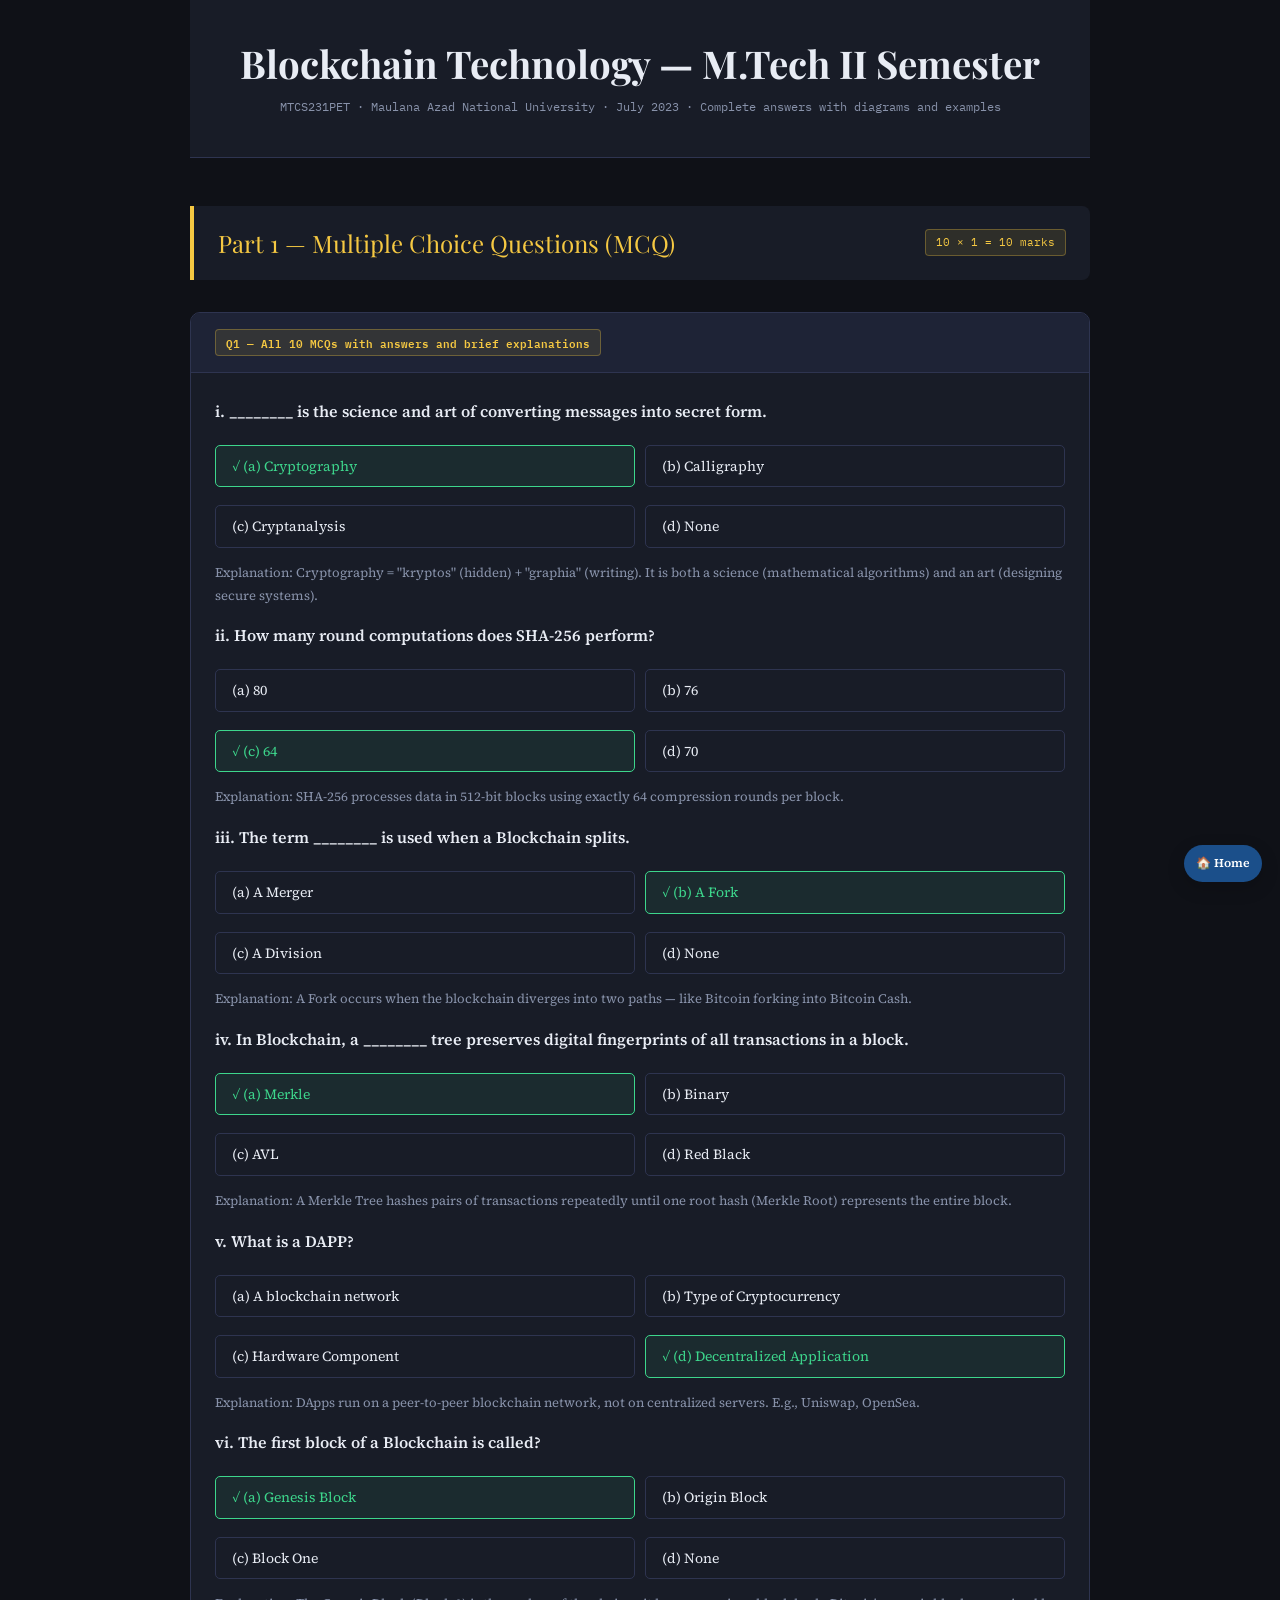
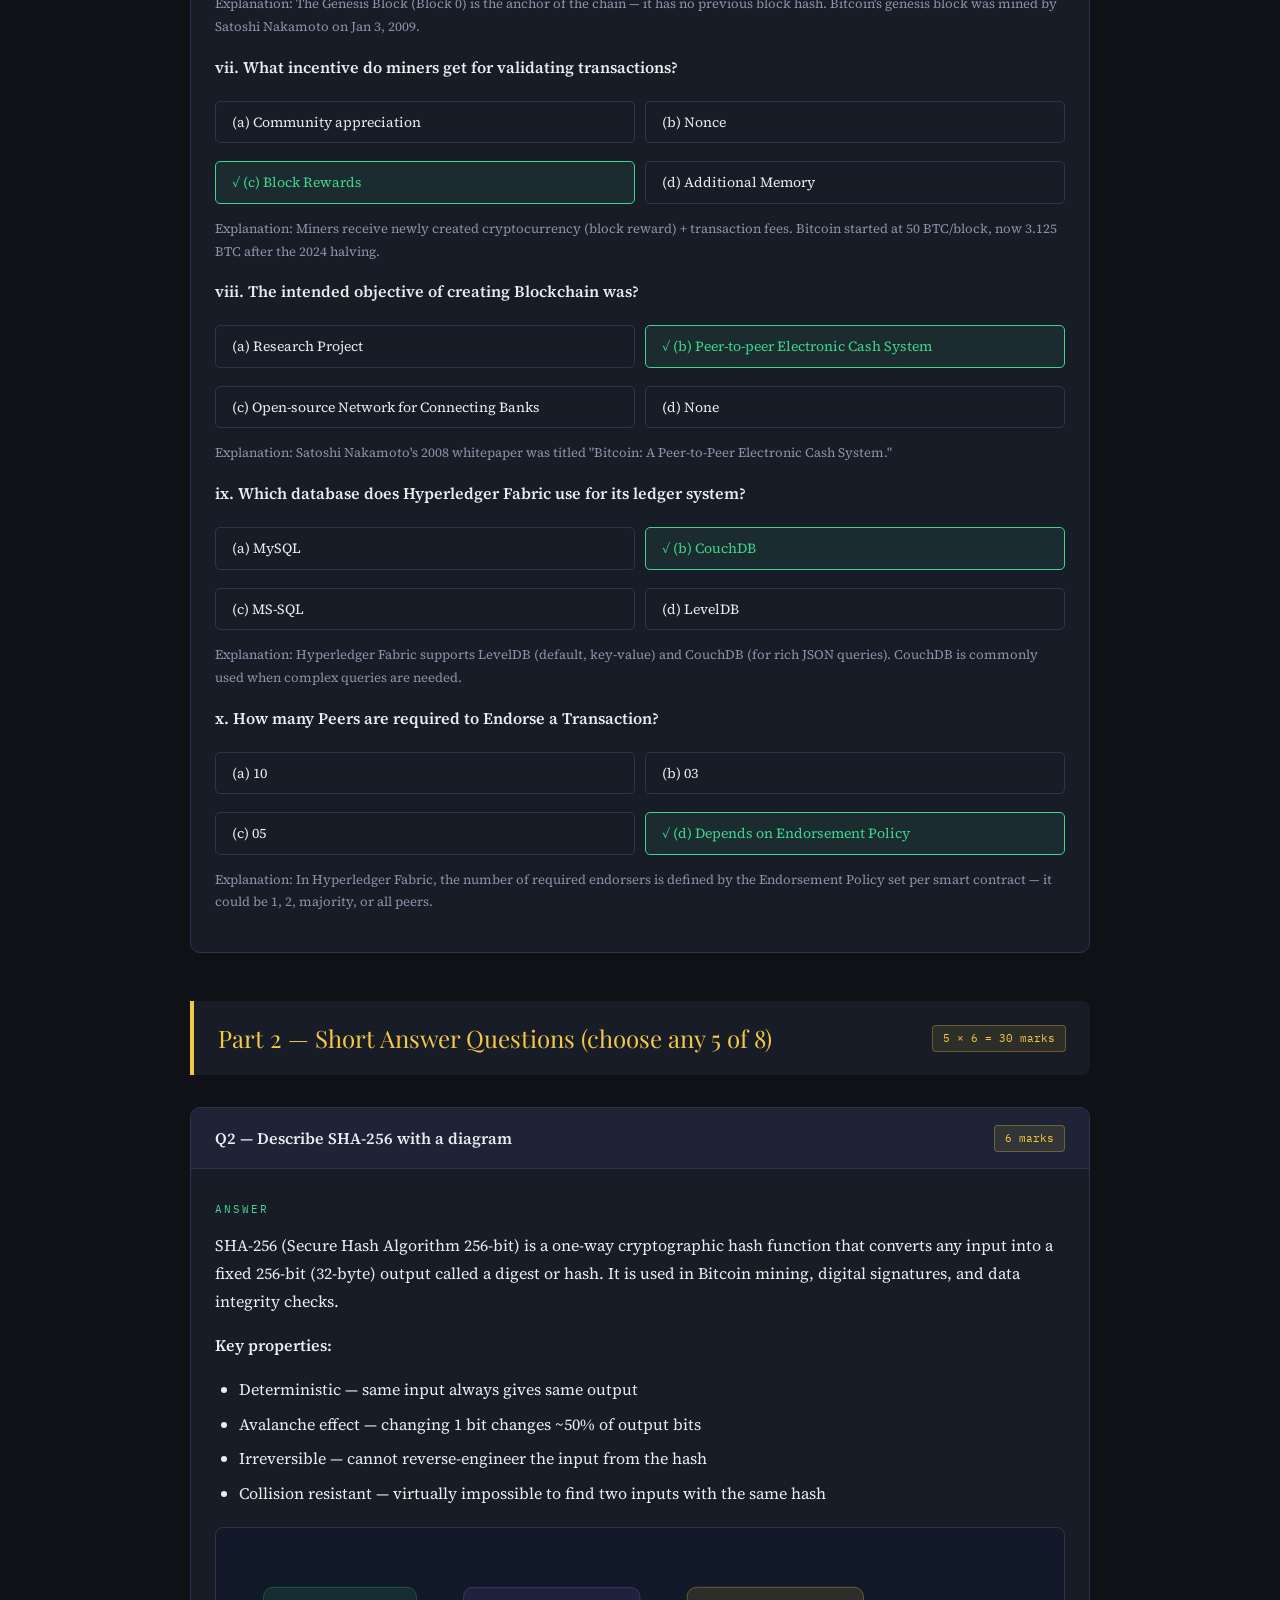
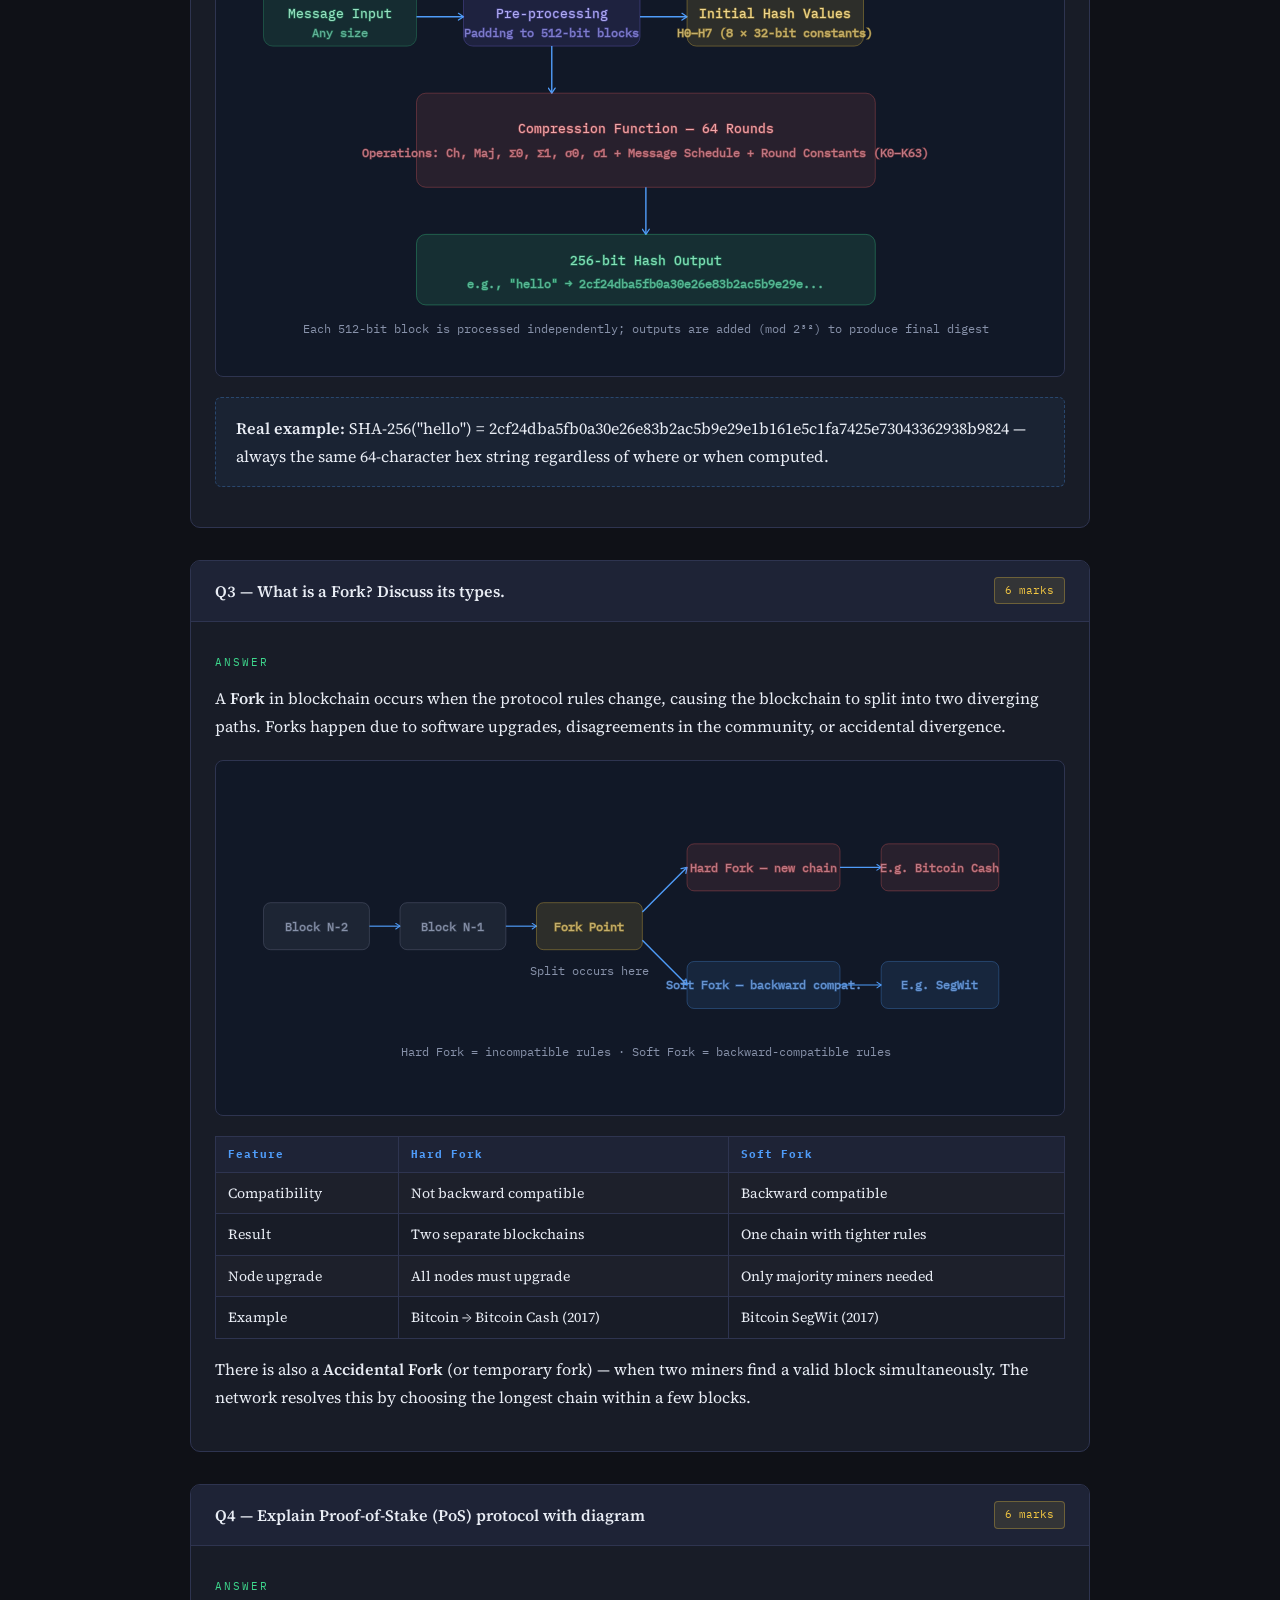
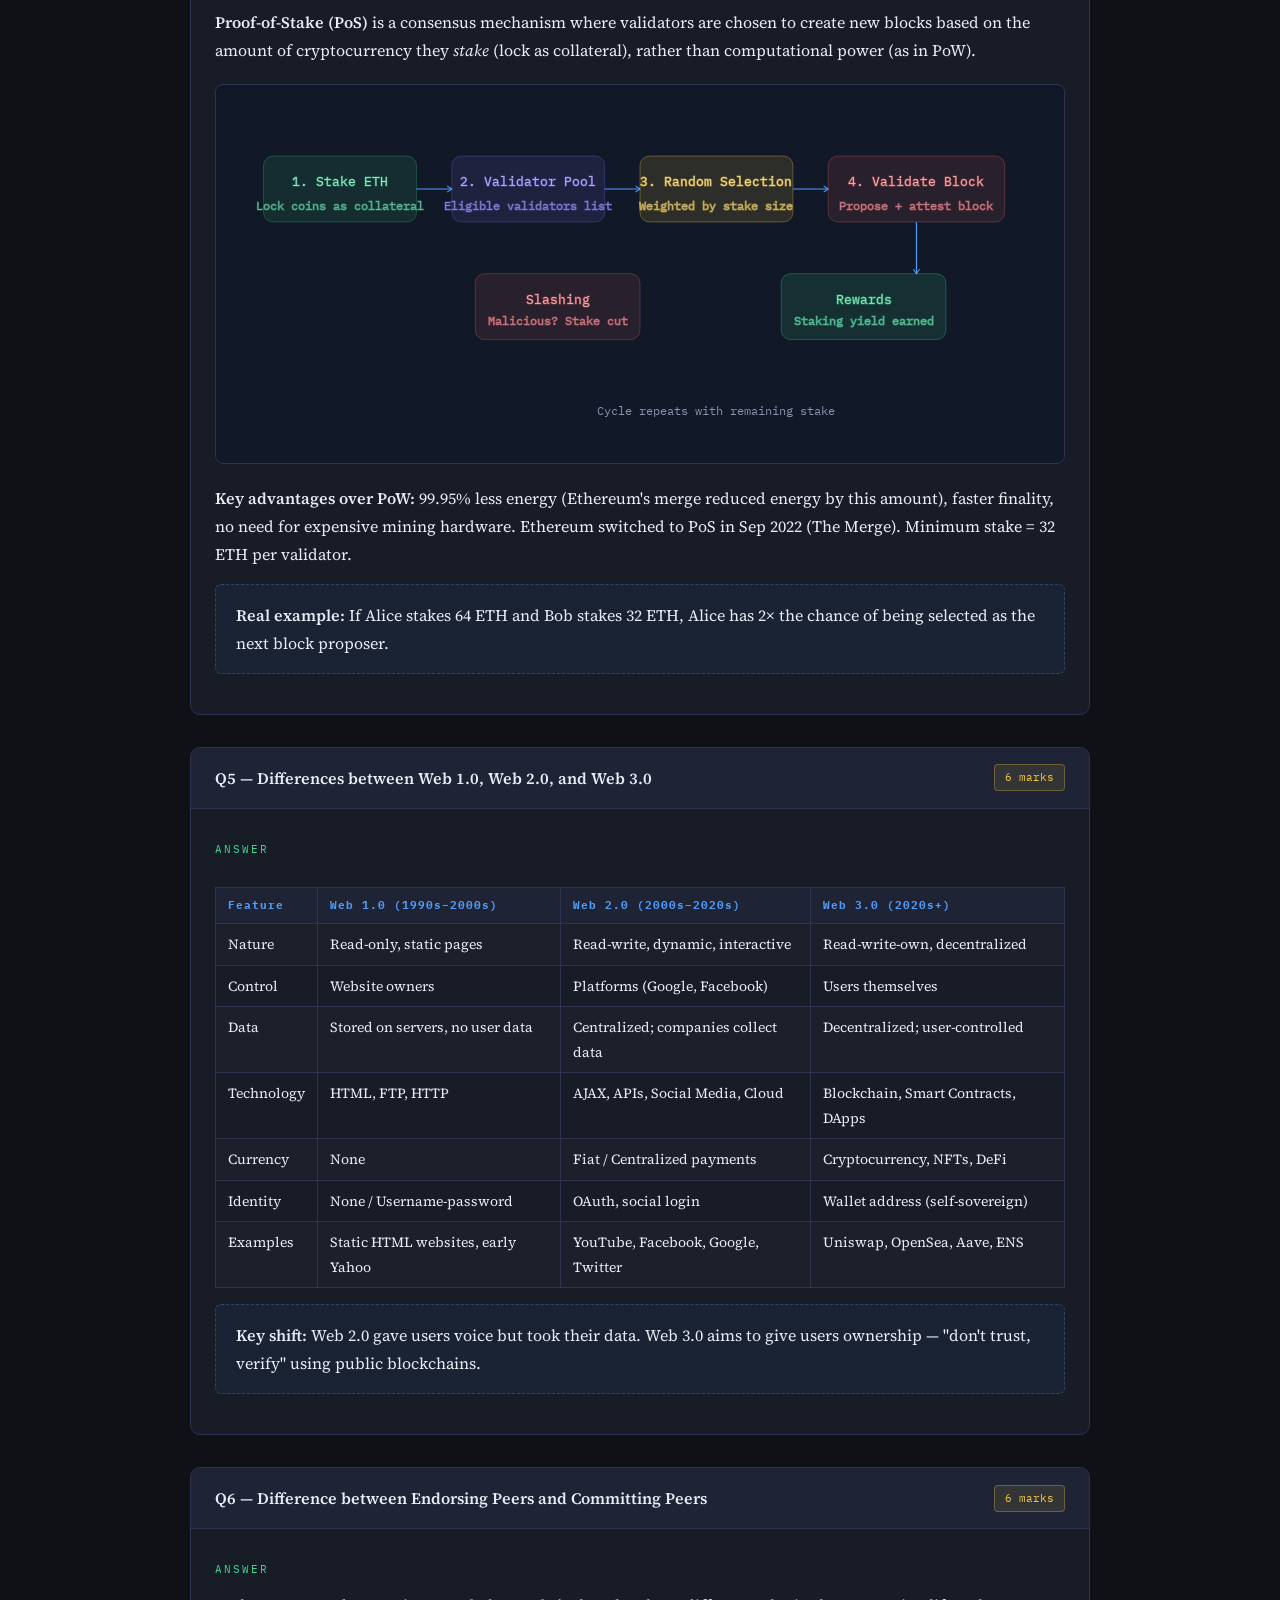
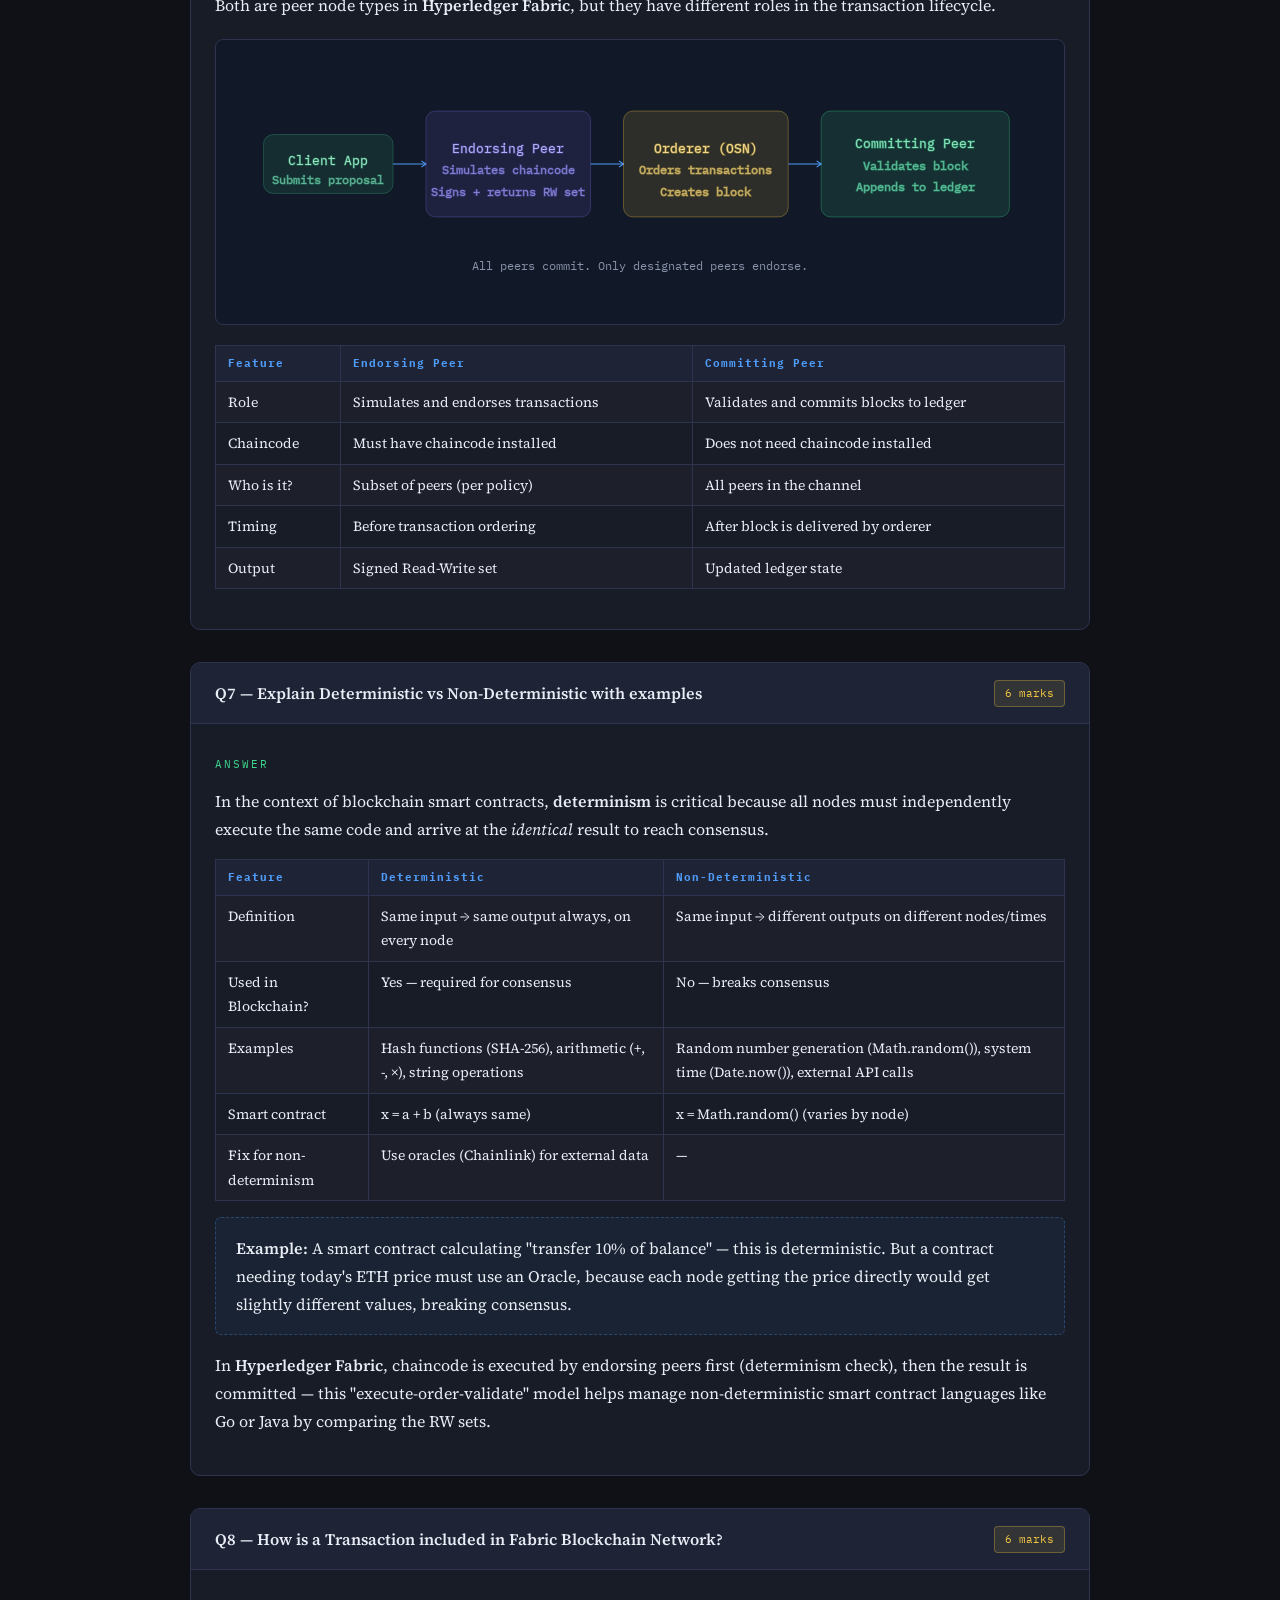
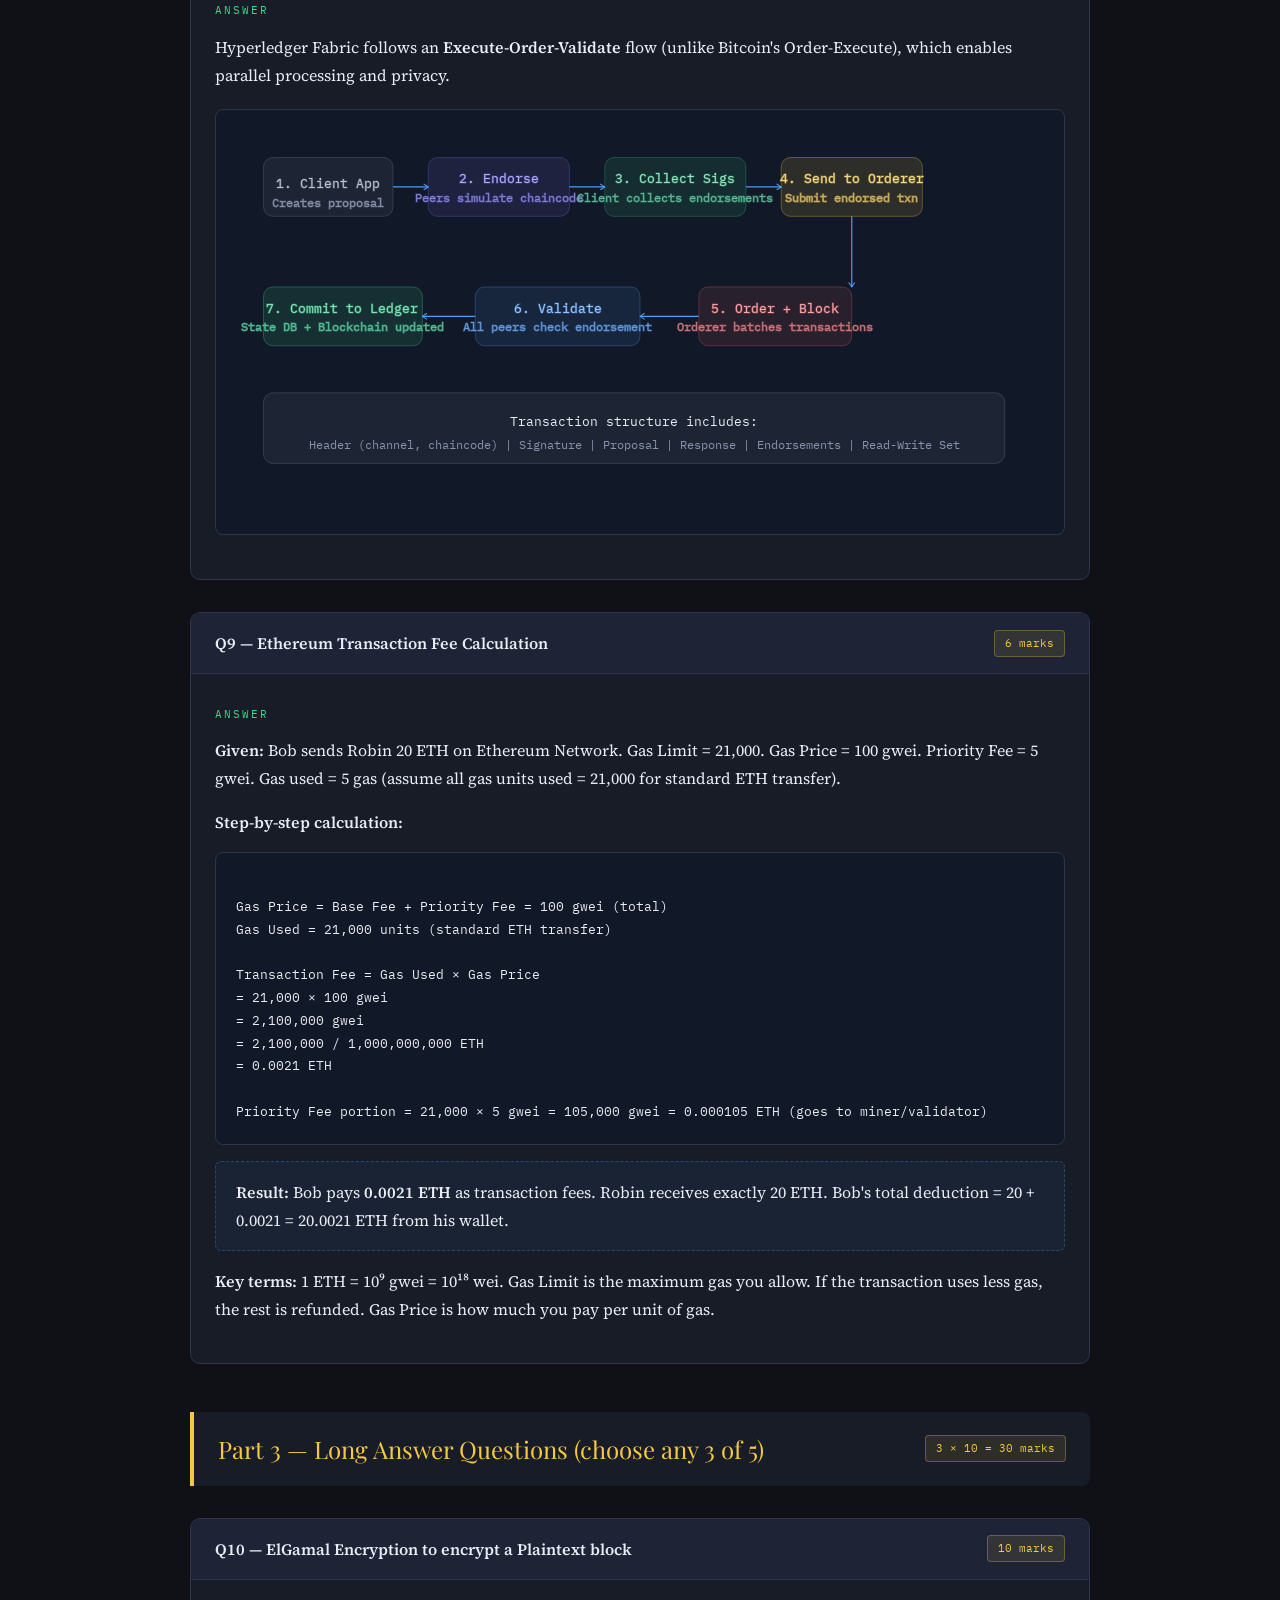
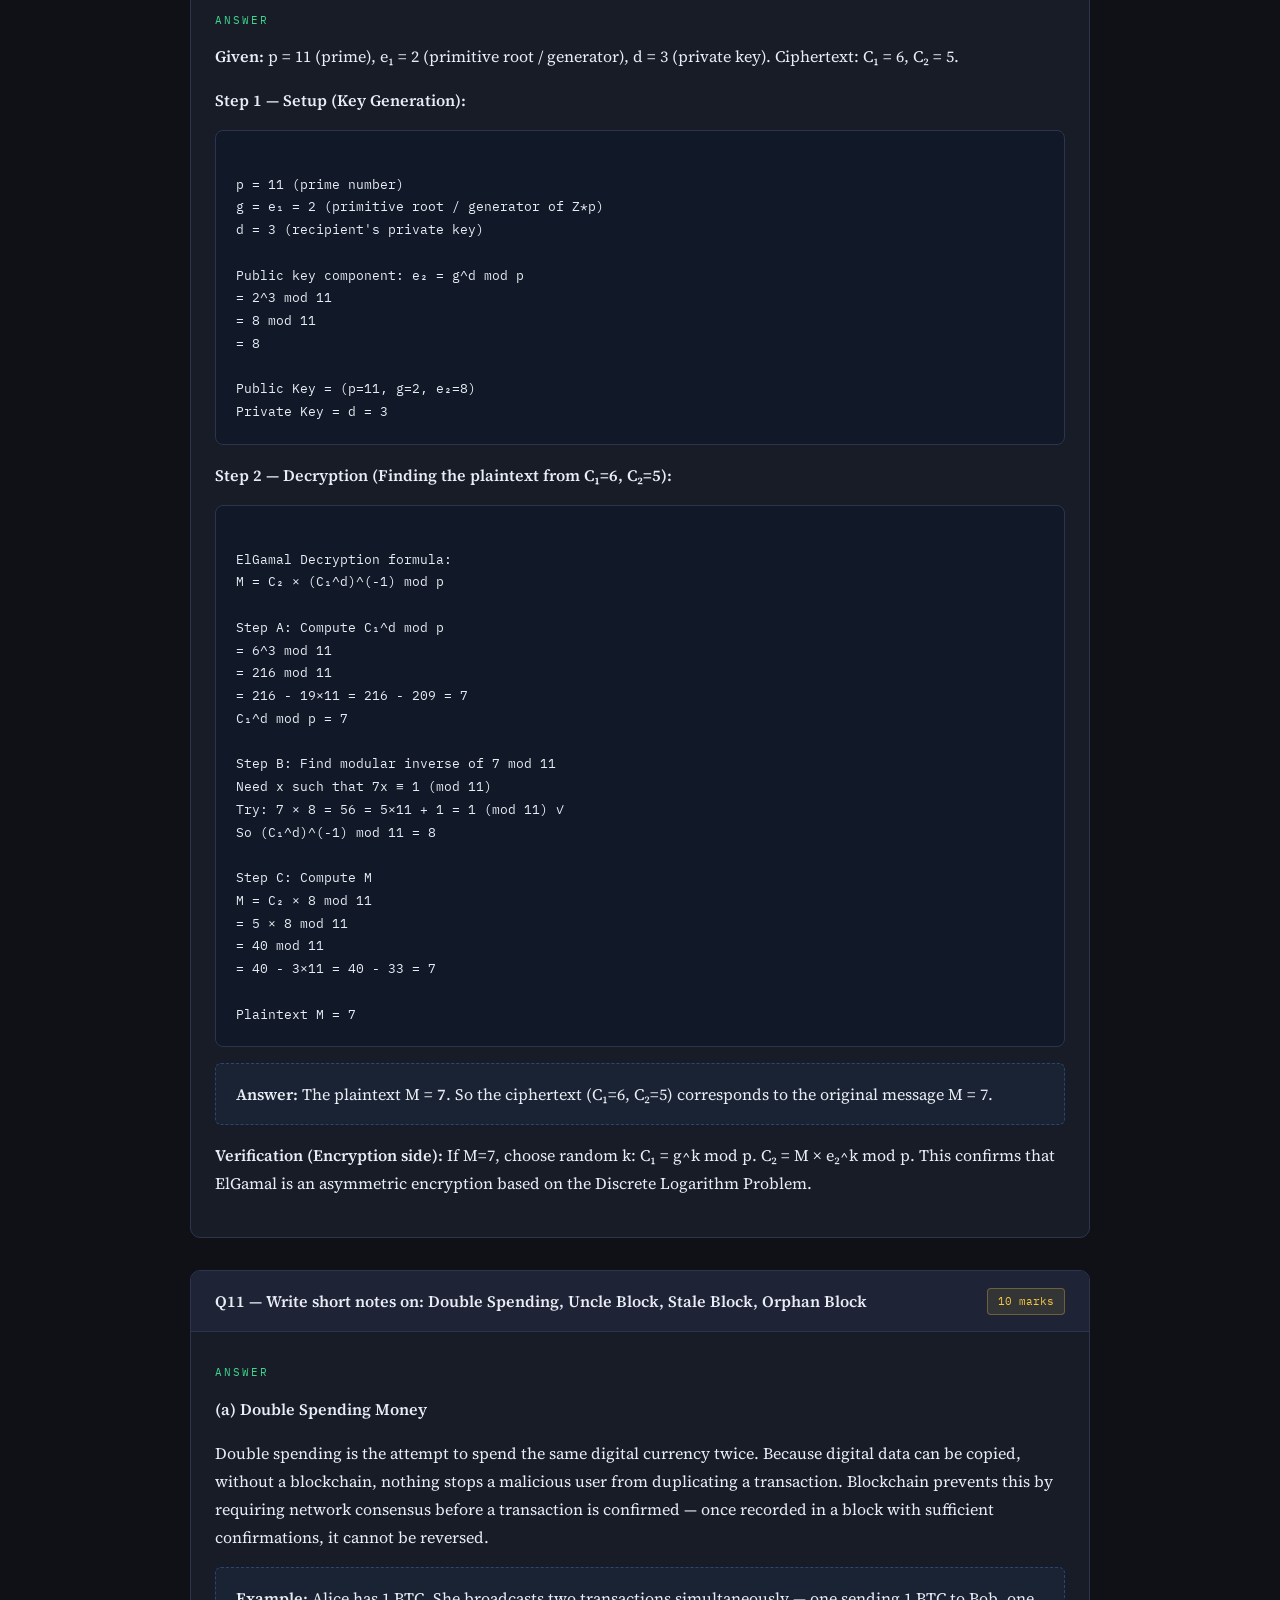
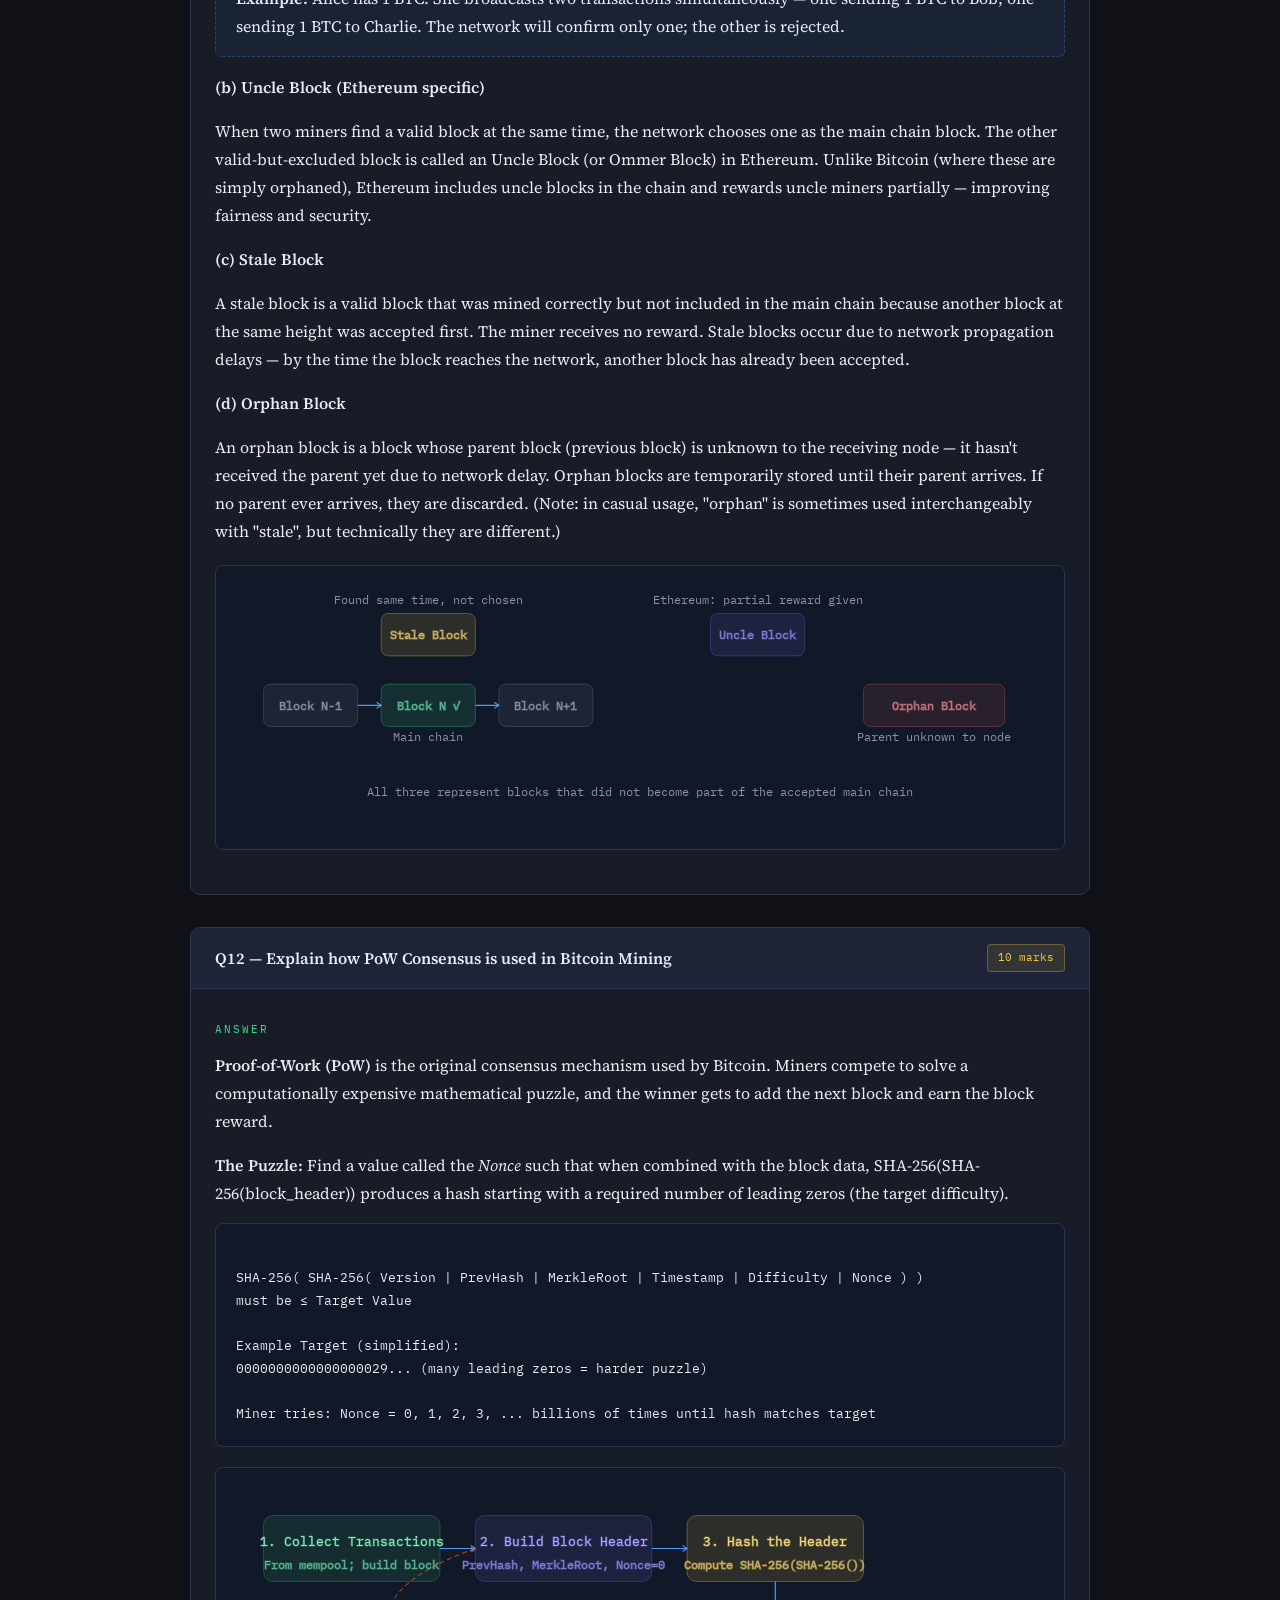
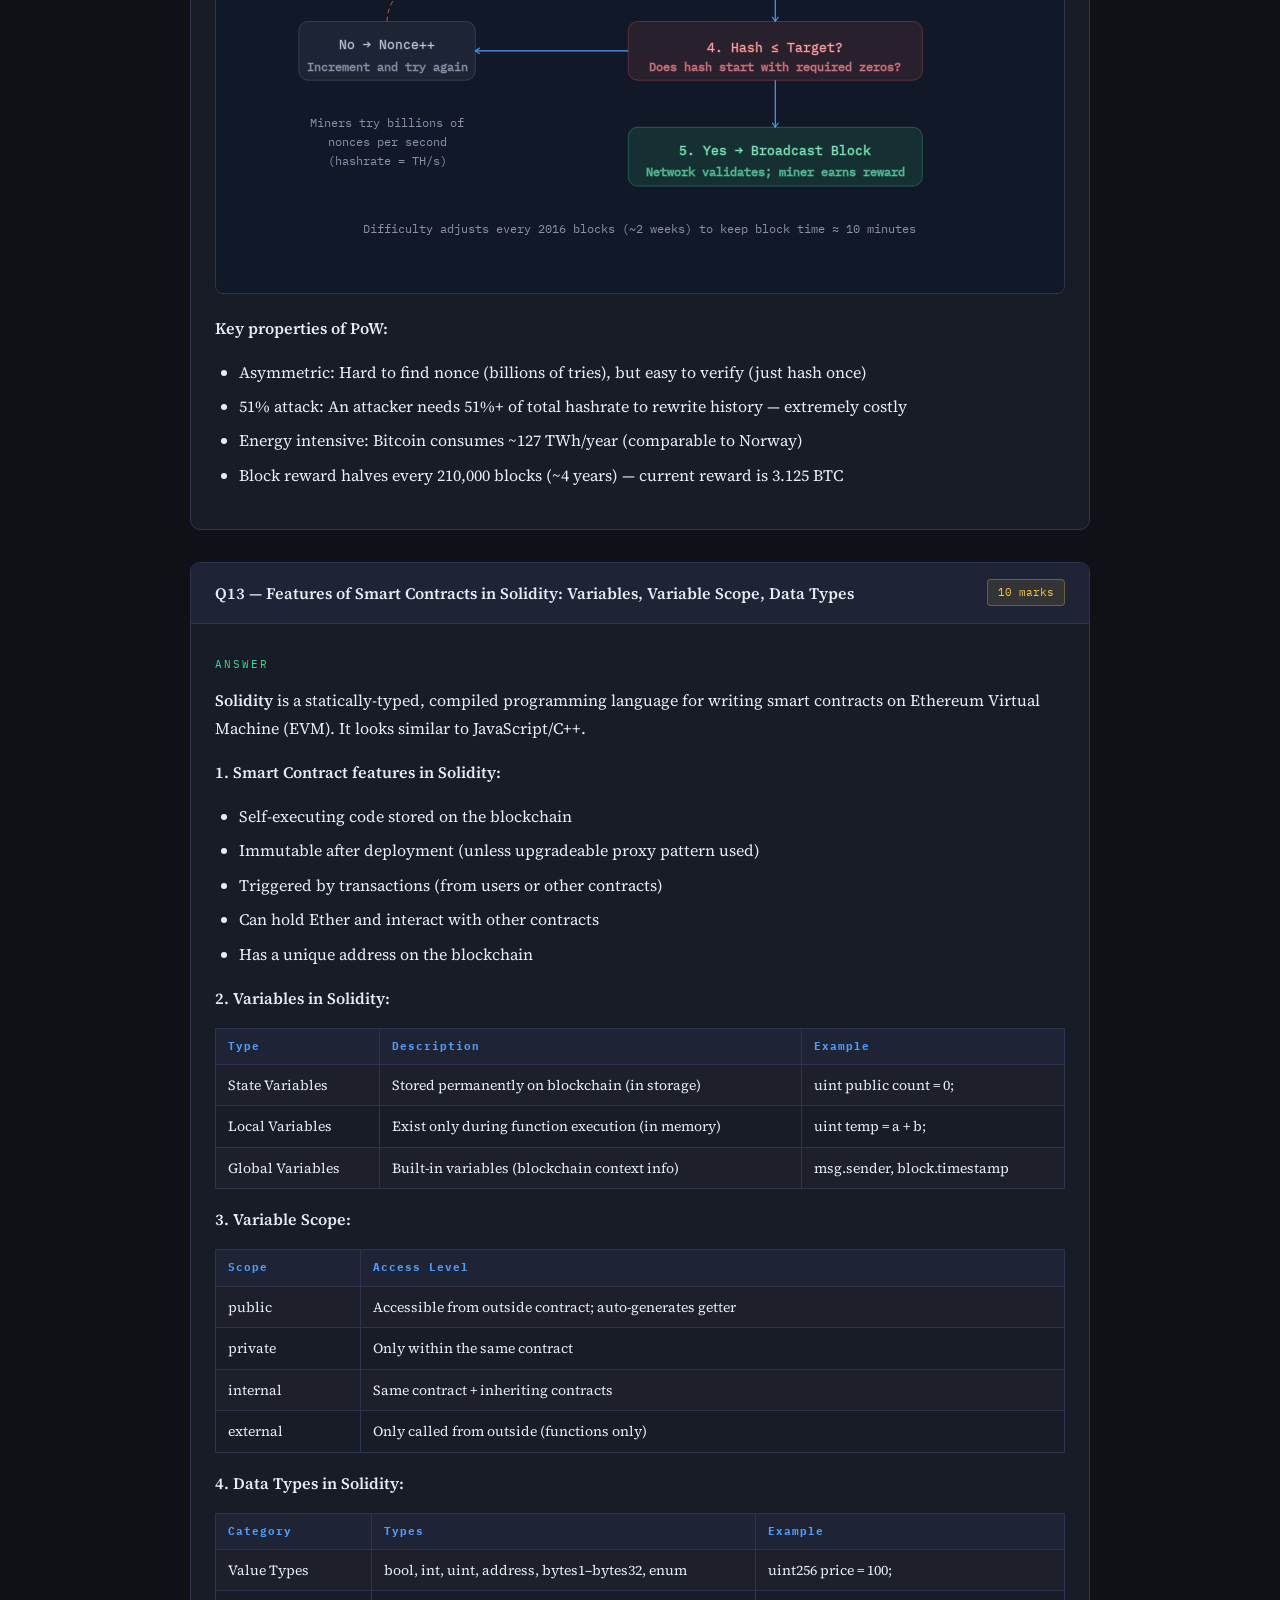
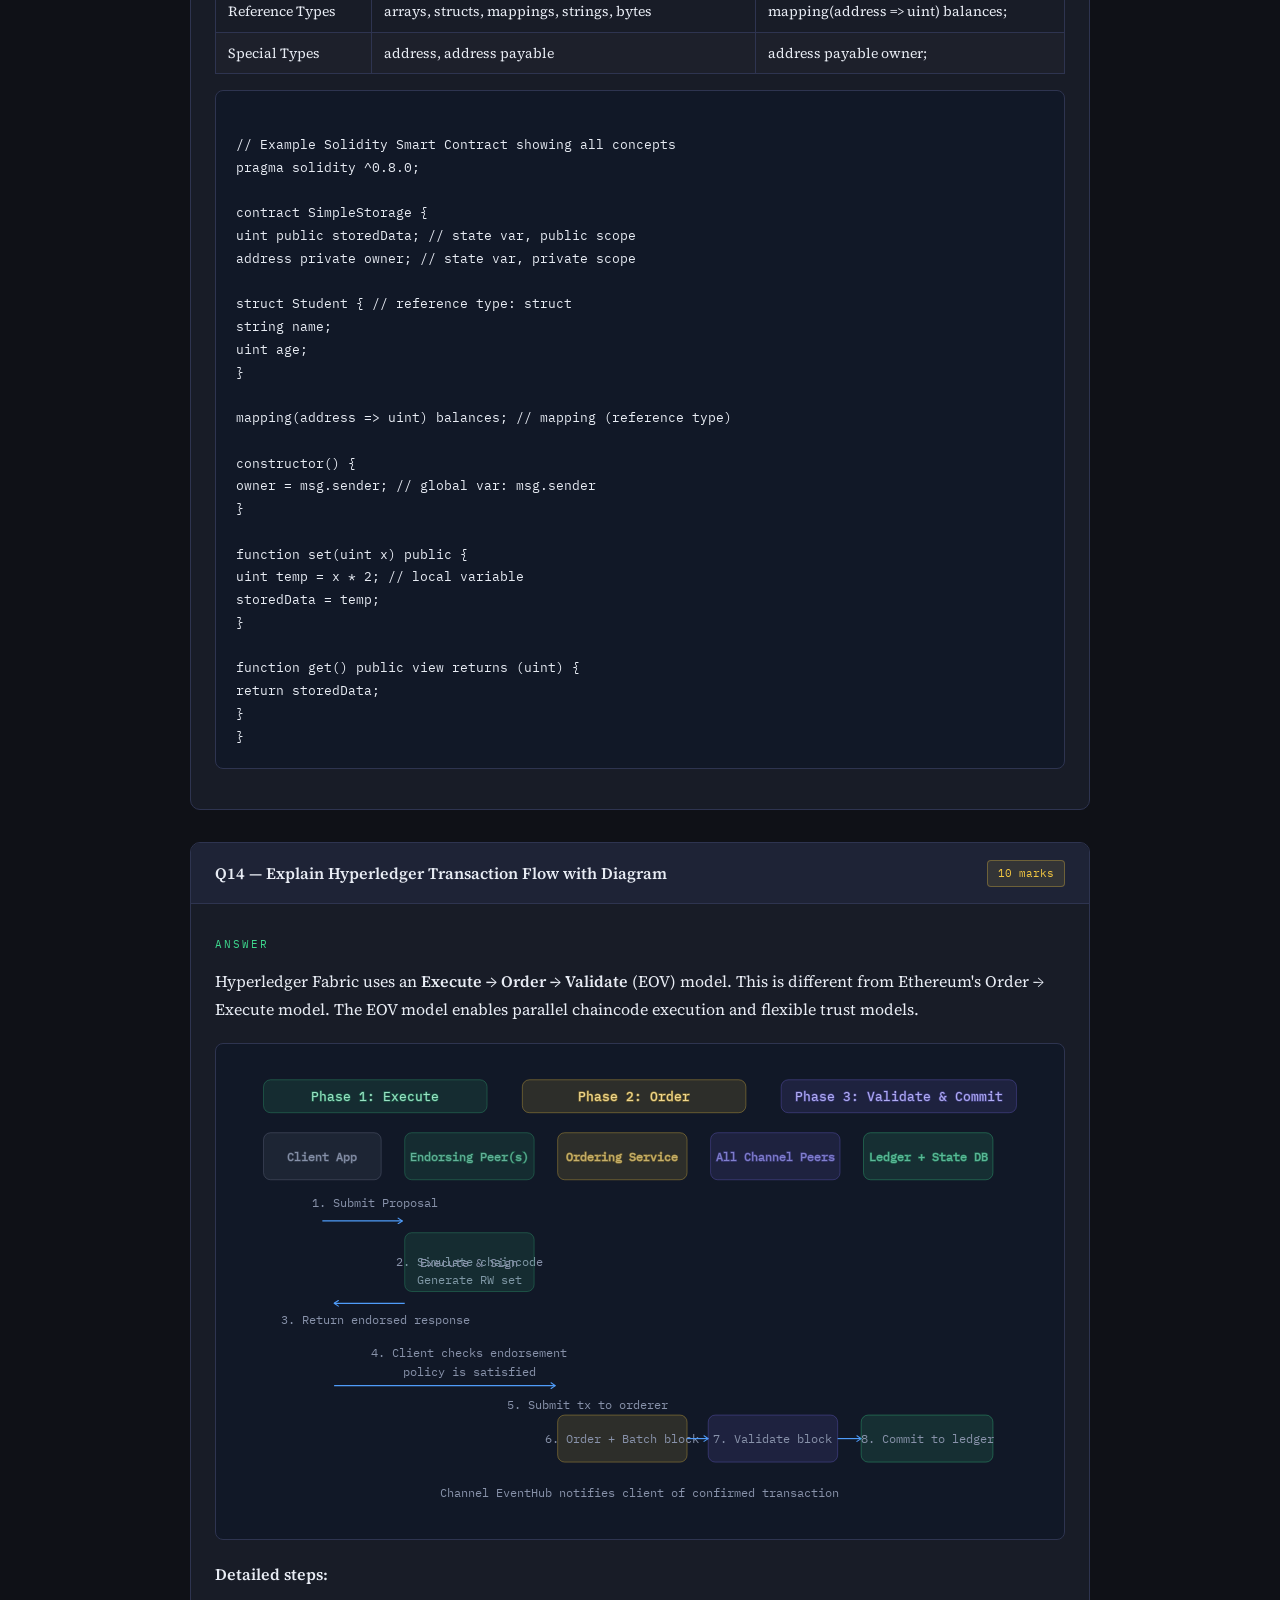
<file: Blockchain_Technology/MTCS231PET (Blockchain Technology) - 2023.html>
<!DOCTYPE html>
<html>
<head>
<meta charset="UTF-8">
<style>
  @import url('https://fonts.googleapis.com/css2?family=IBM+Plex+Mono:wght@400;600&family=Playfair+Display:wght@700&family=Source+Serif+4:ital,wght@0,300;0,400;0,600;1,400&display=swap');

  :root {
    --bg: #0f1117;
    --surface: #181c27;
    --surface2: #1e2336;
    --border: #2e3450;
    --accent: #4f9cf9;
    --accent2: #7c6fef;
    --gold: #f5c842;
    --green: #3dd68c;
    --red: #f56565;
    --text: #e8ecf4;
    --muted: #8892aa;
    --code-bg: #111827;

    --color-text-primary: var(--text);
    --color-text-secondary: var(--muted);
    --color-text-success: var(--green);
    --color-text-info: var(--accent);
    --color-text-warning: var(--gold);

    --color-background-secondary: var(--surface2);
    --color-background-tertiary: var(--code-bg);
    --color-background-success: rgba(61,214,140,0.08);
    --color-background-info: rgba(79,156,249,0.06);
    --color-background-warning: rgba(245,200,66,0.1);

    --color-border-tertiary: var(--border);
    --color-border-secondary: var(--border);
    --color-border-success: rgba(61,214,140,0.3);
    --color-border-info: rgba(79,156,249,0.35);
    --color-border-warning: rgba(245,200,66,0.35);
  }

  * { box-sizing: border-box; margin: 0; padding: 0; }

  body {
    font-family: 'Source Serif 4', Georgia, serif;
    background: var(--bg);
    color: var(--text);
    line-height: 1.75;
    font-size: 16px;
    max-width: 900px;
    margin: 0 auto;
    padding-bottom: 4rem;
  }

  .header {
    background: var(--surface);
    border-bottom: 1px solid var(--border);
    padding: 2.5rem 2rem;
    text-align: center;
    margin-bottom: 2rem;
  }

  .header h1 {
    font-family: 'Playfair Display', serif;
    font-size: clamp(1.6rem, 4vw, 2.4rem);
    color: var(--text);
    line-height: 1.2;
    margin-bottom: .6rem;
  }

  .header p {
    font-family: 'IBM Plex Mono', monospace;
    font-size: 12px;
    color: var(--muted);
  }

  .part-header {
    margin: 3rem 0 2rem;
    padding: 1rem 1.5rem;
    background: var(--surface);
    border-left: 4px solid var(--gold);
    border-radius: 0 8px 8px 0;
    font-family: 'Playfair Display', serif;
    font-size: 1.5rem;
    color: var(--gold);
    display: flex;
    align-items: center;
    gap: 12px;
    flex-wrap: wrap;
  }

  .marks-badge {
    margin-left: auto;
    font-family: 'IBM Plex Mono', monospace;
    font-size: 11px;
    color: var(--gold);
    background: rgba(245,200,66,0.1);
    border: 1px solid rgba(245,200,66,0.3);
    padding: 3px 10px;
    border-radius: 4px;
    white-space: nowrap;
  }

  .q-block {
    background: var(--surface);
    border: 1px solid var(--border);
    border-radius: 10px;
    margin-bottom: 2rem;
    overflow: hidden;
  }

  .q-title {
    background: var(--surface2);
    padding: 1rem 1.5rem;
    border-bottom: 1px solid var(--border);
    display: flex;
    align-items: center;
    gap: 1rem;
    justify-content: space-between;
  }

  .q-title span:first-child {
    font-size: 1rem;
    font-weight: 600;
    color: var(--text);
  }

  .q-title span:last-child {
    font-family: 'IBM Plex Mono', monospace;
    font-size: 11px;
    color: var(--gold);
    background: rgba(245,200,66,0.1);
    border: 1px solid rgba(245,200,66,0.3);
    padding: 3px 10px;
    border-radius: 4px;
    white-space: nowrap;
  }

  .q-body { padding: 1.5rem; }
  .q-body p { margin-bottom: 1rem; }

  .q-body h3 {
    font-family: 'Playfair Display', serif;
    font-size: 1.15rem;
    color: var(--accent);
    margin: 1.5rem 0 0.75rem;
  }

  ul, ol { padding-left: 1.5rem; margin-bottom: 1rem; }
  li { margin-bottom: 0.4rem; }
  strong { color: var(--text); font-weight: 600; }

  .answer-badge {
    font-family: 'IBM Plex Mono', monospace;
    font-size: 11px;
    letter-spacing: 2px;
    color: var(--green);
    text-transform: uppercase;
    margin-bottom: 0.75rem;
    display: inline-block;
  }

  .option-correct { color: var(--green); font-weight: 600; }

  .mcq-grid { display: grid; grid-template-columns: repeat(2, 1fr); gap: 10px; margin: 10px 0; }

  .mcq-item {
    padding: 0.5rem 1rem;
    margin: 4px 0;
    border-radius: 5px;
    border: 1px solid var(--border);
    font-size: 14px;
    background: transparent;
  }

  .mcq-item.correct {
    border-color: var(--green);
    background: rgba(61,214,140,0.08);
    color: var(--green);
  }

  .diagram-box {
    background: var(--code-bg);
    border: 1px solid var(--border);
    border-radius: 8px;
    padding: 1.5rem;
    margin: 1.25rem 0;
    overflow-x: auto;
  }

  .diagram-box svg { max-width: 100%; height: auto; display: block; margin: 0 auto; }

  .info-box {
    background: rgba(79,156,249,0.06);
    border: 1px dashed rgba(79,156,249,0.3);
    border-radius: 6px;
    padding: 1rem 1.25rem;
    margin: 1rem 0;
    color: var(--text);
  }

  .warn-box {
    background: rgba(124,111,239,0.08);
    border-left: 3px solid var(--accent2);
    padding: 0.75rem 1rem;
    border-radius: 0 6px 6px 0;
    margin: 1rem 0;
    color: var(--muted);
    font-size: 14px;
  }

  .formula {
    background: var(--code-bg);
    border: 1px solid var(--border);
    border-radius: 8px;
    padding: 1.25rem;
    font-family: 'IBM Plex Mono', monospace;
    font-size: 13px;
    color: var(--text);
    margin: 1rem 0;
    white-space: pre-line;
  }

  table.compare { width: 100%; border-collapse: collapse; font-size: 14px; margin: 1rem 0; }

  table.compare th {
    background: var(--surface2);
    padding: 8px 12px;
    text-align: left;
    font-family: 'IBM Plex Mono', monospace;
    font-size: 11px;
    letter-spacing: 1px;
    color: var(--accent);
    border: 1px solid var(--border);
  }

  table.compare td {
    padding: 8px 12px;
    border: 1px solid var(--border);
    vertical-align: top;
  }

  table.compare tr:nth-child(even) td { background: rgba(255,255,255,0.02); }

  .diagram-box .th {
    font-family: 'IBM Plex Mono', monospace;
    font-size: 11px;
    fill: var(--text);
  }

  .diagram-box .ts {
    font-family: 'IBM Plex Mono', monospace;
    font-size: 10px;
    fill: var(--muted);
  }

  .diagram-box .arr { stroke: var(--accent); }

  .diagram-box .c-teal,
  .diagram-box .c-teal rect { --t: #3dd68c; fill: rgba(61,214,140,0.10); stroke: rgba(61,214,140,0.45); }
  .diagram-box .c-purple,
  .diagram-box .c-purple rect { --t: #7c6fef; fill: rgba(124,111,239,0.12); stroke: rgba(124,111,239,0.5); }
  .diagram-box .c-amber,
  .diagram-box .c-amber rect { --t: #f5c842; fill: rgba(245,200,66,0.12); stroke: rgba(245,200,66,0.55); }
  .diagram-box .c-coral,
  .diagram-box .c-coral rect { --t: #f56565; fill: rgba(245,101,101,0.10); stroke: rgba(245,101,101,0.5); }
  .diagram-box .c-green,
  .diagram-box .c-green rect { --t: #3dd68c; fill: rgba(61,214,140,0.12); stroke: rgba(61,214,140,0.55); }
  .diagram-box .c-blue,
  .diagram-box .c-blue rect { --t: #4f9cf9; fill: rgba(79,156,249,0.10); stroke: rgba(79,156,249,0.5); }
  .diagram-box .c-red,
  .diagram-box .c-red rect { --t: #f56565; fill: rgba(245,101,101,0.10); stroke: rgba(245,101,101,0.5); }
  .diagram-box .c-gray,
  .diagram-box .c-gray rect { --t: #8892aa; fill: rgba(136,146,170,0.10); stroke: rgba(136,146,170,0.45); }
</style>
</head>
<body>

<div class="header">
  <h1>Blockchain Technology — M.Tech II Semester</h1>
  <p>MTCS231PET · Maulana Azad National University · July 2023 · Complete answers with diagrams and examples</p>
</div>

<!-- ===== PART ONE ===== -->
<div class="part-header">
  Part 1 — Multiple Choice Questions (MCQ)
  <span class="marks-badge">10 × 1 = 10 marks</span>
</div>

<div class="q-block">
  <div class="q-title"><span>Q1 — All 10 MCQs with answers and brief explanations</span></div>
  <div class="q-body">

    <p><strong>i. ________ is the science and art of converting messages into secret form.</strong></p>
    <div class="mcq-grid">
      <div class="mcq-item correct">✓ (a) Cryptography</div>
      <div class="mcq-item">(b) Calligraphy</div>
      <div class="mcq-item">(c) Cryptanalysis</div>
      <div class="mcq-item">(d) None</div>
    </div>
    <p style="font-size:13px;color:var(--color-text-secondary);margin-bottom:14px;"><span class="key">Explanation:</span> Cryptography = "kryptos" (hidden) + "graphia" (writing). It is both a science (mathematical algorithms) and an art (designing secure systems).</p>

    <p><strong>ii. How many round computations does SHA-256 perform?</strong></p>
    <div class="mcq-grid">
      <div class="mcq-item">(a) 80</div>
      <div class="mcq-item">(b) 76</div>
      <div class="mcq-item correct">✓ (c) 64</div>
      <div class="mcq-item">(d) 70</div>
    </div>
    <p style="font-size:13px;color:var(--color-text-secondary);margin-bottom:14px;"><span class="key">Explanation:</span> SHA-256 processes data in 512-bit blocks using exactly 64 compression rounds per block.</p>

    <p><strong>iii. The term ________ is used when a Blockchain splits.</strong></p>
    <div class="mcq-grid">
      <div class="mcq-item">(a) A Merger</div>
      <div class="mcq-item correct">✓ (b) A Fork</div>
      <div class="mcq-item">(c) A Division</div>
      <div class="mcq-item">(d) None</div>
    </div>
    <p style="font-size:13px;color:var(--color-text-secondary);margin-bottom:14px;"><span class="key">Explanation:</span> A Fork occurs when the blockchain diverges into two paths — like Bitcoin forking into Bitcoin Cash.</p>

    <p><strong>iv. In Blockchain, a ________ tree preserves digital fingerprints of all transactions in a block.</strong></p>
    <div class="mcq-grid">
      <div class="mcq-item correct">✓ (a) Merkle</div>
      <div class="mcq-item">(b) Binary</div>
      <div class="mcq-item">(c) AVL</div>
      <div class="mcq-item">(d) Red Black</div>
    </div>
    <p style="font-size:13px;color:var(--color-text-secondary);margin-bottom:14px;"><span class="key">Explanation:</span> A Merkle Tree hashes pairs of transactions repeatedly until one root hash (Merkle Root) represents the entire block.</p>

    <p><strong>v. What is a DAPP?</strong></p>
    <div class="mcq-grid">
      <div class="mcq-item">(a) A blockchain network</div>
      <div class="mcq-item">(b) Type of Cryptocurrency</div>
      <div class="mcq-item">(c) Hardware Component</div>
      <div class="mcq-item correct">✓ (d) Decentralized Application</div>
    </div>
    <p style="font-size:13px;color:var(--color-text-secondary);margin-bottom:14px;"><span class="key">Explanation:</span> DApps run on a peer-to-peer blockchain network, not on centralized servers. E.g., Uniswap, OpenSea.</p>

    <p><strong>vi. The first block of a Blockchain is called?</strong></p>
    <div class="mcq-grid">
      <div class="mcq-item correct">✓ (a) Genesis Block</div>
      <div class="mcq-item">(b) Origin Block</div>
      <div class="mcq-item">(c) Block One</div>
      <div class="mcq-item">(d) None</div>
    </div>
    <p style="font-size:13px;color:var(--color-text-secondary);margin-bottom:14px;"><span class="key">Explanation:</span> The Genesis Block (Block 0) is the anchor of the chain — it has no previous block hash. Bitcoin's genesis block was mined by Satoshi Nakamoto on Jan 3, 2009.</p>

    <p><strong>vii. What incentive do miners get for validating transactions?</strong></p>
    <div class="mcq-grid">
      <div class="mcq-item">(a) Community appreciation</div>
      <div class="mcq-item">(b) Nonce</div>
      <div class="mcq-item correct">✓ (c) Block Rewards</div>
      <div class="mcq-item">(d) Additional Memory</div>
    </div>
    <p style="font-size:13px;color:var(--color-text-secondary);margin-bottom:14px;"><span class="key">Explanation:</span> Miners receive newly created cryptocurrency (block reward) + transaction fees. Bitcoin started at 50 BTC/block, now 3.125 BTC after the 2024 halving.</p>

    <p><strong>viii. The intended objective of creating Blockchain was?</strong></p>
    <div class="mcq-grid">
      <div class="mcq-item">(a) Research Project</div>
      <div class="mcq-item correct">✓ (b) Peer-to-peer Electronic Cash System</div>
      <div class="mcq-item">(c) Open-source Network for Connecting Banks</div>
      <div class="mcq-item">(d) None</div>
    </div>
    <p style="font-size:13px;color:var(--color-text-secondary);margin-bottom:14px;"><span class="key">Explanation:</span> Satoshi Nakamoto's 2008 whitepaper was titled "Bitcoin: A Peer-to-Peer Electronic Cash System."</p>

    <p><strong>ix. Which database does Hyperledger Fabric use for its ledger system?</strong></p>
    <div class="mcq-grid">
      <div class="mcq-item">(a) MySQL</div>
      <div class="mcq-item correct">✓ (b) CouchDB</div>
      <div class="mcq-item">(c) MS-SQL</div>
      <div class="mcq-item">(d) LevelDB</div>
    </div>
    <p style="font-size:13px;color:var(--color-text-secondary);margin-bottom:14px;"><span class="key">Explanation:</span> Hyperledger Fabric supports LevelDB (default, key-value) and CouchDB (for rich JSON queries). CouchDB is commonly used when complex queries are needed.</p>

    <p><strong>x. How many Peers are required to Endorse a Transaction?</strong></p>
    <div class="mcq-grid">
      <div class="mcq-item">(a) 10</div>
      <div class="mcq-item">(b) 03</div>
      <div class="mcq-item">(c) 05</div>
      <div class="mcq-item correct">✓ (d) Depends on Endorsement Policy</div>
    </div>
    <p style="font-size:13px;color:var(--color-text-secondary);margin-bottom:14px;"><span class="key">Explanation:</span> In Hyperledger Fabric, the number of required endorsers is defined by the Endorsement Policy set per smart contract — it could be 1, 2, majority, or all peers.</p>
  </div>
</div>

<!-- ===== PART TWO ===== -->
<div class="part-header">
  Part 2 — Short Answer Questions (choose any 5 of 8)
  <span class="marks-badge">5 × 6 = 30 marks</span>
</div>

<!-- Q2 SHA-256 -->
<div class="q-block">
  <div class="q-title"><span>Q2 — Describe SHA-256 with a diagram</span><span>6 marks</span></div>
  <div class="q-body">
    <span class="answer-badge">Answer</span>
    <p>SHA-256 (Secure Hash Algorithm 256-bit) is a one-way cryptographic hash function that converts any input into a fixed 256-bit (32-byte) output called a digest or hash. It is used in Bitcoin mining, digital signatures, and data integrity checks.</p>
    <p><strong>Key properties:</strong></p>
    <ul>
      <li>Deterministic — same input always gives same output</li>
      <li>Avalanche effect — changing 1 bit changes ~50% of output bits</li>
      <li>Irreversible — cannot reverse-engineer the input from the hash</li>
      <li>Collision resistant — virtually impossible to find two inputs with the same hash</li>
    </ul>
    <div class="diagram-box">
      <svg width="100%" viewBox="0 0 680 340">
        <defs><marker id="arr2" viewBox="0 0 10 10" refX="8" refY="5" markerWidth="6" markerHeight="6" orient="auto-start-reverse"><path d="M2 1L8 5L2 9" fill="none" stroke="context-stroke" stroke-width="1.5" stroke-linecap="round" stroke-linejoin="round"/></marker></defs>
        <!-- Input -->
        <g class="c-teal">
          <rect x="20" y="30" width="130" height="50" rx="8" stroke-width="0.5"/>
          <text class="th" x="85" y="52" text-anchor="middle" dominant-baseline="central">Message Input</text>
          <text class="ts" x="85" y="68" text-anchor="middle" dominant-baseline="central">Any size</text>
        </g>
        <!-- Step 1 -->
        <line x1="150" y1="55" x2="190" y2="55" class="arr" marker-end="url(#arr2)" stroke="var(--t)" stroke-width="1.2"/>
        <g class="c-purple">
          <rect x="190" y="30" width="150" height="50" rx="8" stroke-width="0.5"/>
          <text class="th" x="265" y="52" text-anchor="middle" dominant-baseline="central">Pre-processing</text>
          <text class="ts" x="265" y="68" text-anchor="middle" dominant-baseline="central">Padding to 512-bit blocks</text>
        </g>
        <!-- Step 2 -->
        <line x1="340" y1="55" x2="380" y2="55" class="arr" marker-end="url(#arr2)" stroke="var(--t)" stroke-width="1.2"/>
        <g class="c-amber">
          <rect x="380" y="30" width="150" height="50" rx="8" stroke-width="0.5"/>
          <text class="th" x="455" y="52" text-anchor="middle" dominant-baseline="central">Initial Hash Values</text>
          <text class="ts" x="455" y="68" text-anchor="middle" dominant-baseline="central">H0–H7 (8 × 32-bit constants)</text>
        </g>
        <!-- 64 Rounds block -->
        <line x1="265" y1="80" x2="265" y2="120" class="arr" marker-end="url(#arr2)" stroke="var(--t)" stroke-width="1.2"/>
        <g class="c-coral">
          <rect x="150" y="120" width="390" height="80" rx="8" stroke-width="0.5"/>
          <text class="th" x="345" y="150" text-anchor="middle" dominant-baseline="central">Compression Function — 64 Rounds</text>
          <text class="ts" x="345" y="170" text-anchor="middle" dominant-baseline="central">Operations: Ch, Maj, Σ0, Σ1, σ0, σ1 + Message Schedule + Round Constants (K0–K63)</text>
        </g>
        <!-- Output -->
        <line x1="345" y1="200" x2="345" y2="240" class="arr" marker-end="url(#arr2)" stroke="var(--t)" stroke-width="1.2"/>
        <g class="c-green">
          <rect x="150" y="240" width="390" height="60" rx="8" stroke-width="0.5"/>
          <text class="th" x="345" y="262" text-anchor="middle" dominant-baseline="central">256-bit Hash Output</text>
          <text class="ts" x="345" y="282" text-anchor="middle" dominant-baseline="central">e.g., "hello" → 2cf24dba5fb0a30e26e83b2ac5b9e29e...</text>
        </g>
        <!-- Legend note -->
        <text class="ts" x="345" y="320" text-anchor="middle" dominant-baseline="central">Each 512-bit block is processed independently; outputs are added (mod 2³²) to produce final digest</text>
      </svg>
    </div>
    <div class="info-box"><strong>Real example:</strong> SHA-256("hello") = 2cf24dba5fb0a30e26e83b2ac5b9e29e1b161e5c1fa7425e73043362938b9824 — always the same 64-character hex string regardless of where or when computed.</div>
  </div>
</div>

<!-- Q3 Fork -->
<div class="q-block">
  <div class="q-title"><span>Q3 — What is a Fork? Discuss its types.</span><span>6 marks</span></div>
  <div class="q-body">
    <span class="answer-badge">Answer</span>
    <p>A <strong>Fork</strong> in blockchain occurs when the protocol rules change, causing the blockchain to split into two diverging paths. Forks happen due to software upgrades, disagreements in the community, or accidental divergence.</p>
    <div class="diagram-box">
      <svg width="100%" viewBox="0 0 680 260">
        <defs><marker id="arr3" viewBox="0 0 10 10" refX="8" refY="5" markerWidth="6" markerHeight="6" orient="auto-start-reverse"><path d="M2 1L8 5L2 9" fill="none" stroke="context-stroke" stroke-width="1.5" stroke-linecap="round" stroke-linejoin="round"/></marker></defs>
        <!-- Common chain -->
        <g class="c-gray"><rect x="20" y="100" width="90" height="40" rx="6" stroke-width="0.5"/><text class="ts" x="65" y="120" text-anchor="middle" dominant-baseline="central">Block N-2</text></g>
        <line x1="110" y1="120" x2="136" y2="120" class="arr" marker-end="url(#arr3)" stroke="var(--t)" stroke-width="1"/>
        <g class="c-gray"><rect x="136" y="100" width="90" height="40" rx="6" stroke-width="0.5"/><text class="ts" x="181" y="120" text-anchor="middle" dominant-baseline="central">Block N-1</text></g>
        <line x1="226" y1="120" x2="252" y2="120" class="arr" marker-end="url(#arr3)" stroke="var(--t)" stroke-width="1"/>
        <g class="c-amber"><rect x="252" y="100" width="90" height="40" rx="6" stroke-width="0.5"/><text class="ts" x="297" y="120" text-anchor="middle" dominant-baseline="central">Fork Point</text></g>
        <!-- Hard fork path -->
        <line x1="342" y1="108" x2="380" y2="70" class="arr" marker-end="url(#arr3)" stroke="#D85A30" stroke-width="1.2"/>
        <g class="c-coral"><rect x="380" y="50" width="130" height="40" rx="6" stroke-width="0.5"/><text class="ts" x="445" y="70" text-anchor="middle" dominant-baseline="central">Hard Fork — new chain</text></g>
        <line x1="510" y1="70" x2="545" y2="70" class="arr" marker-end="url(#arr3)" stroke="#D85A30" stroke-width="1"/>
        <g class="c-coral"><rect x="545" y="50" width="100" height="40" rx="6" stroke-width="0.5"/><text class="ts" x="595" y="70" text-anchor="middle" dominant-baseline="central">E.g. Bitcoin Cash</text></g>
        <!-- Soft fork path -->
        <line x1="342" y1="132" x2="380" y2="170" class="arr" marker-end="url(#arr3)" stroke="#185FA5" stroke-width="1.2"/>
        <g class="c-blue"><rect x="380" y="150" width="130" height="40" rx="6" stroke-width="0.5"/><text class="ts" x="445" y="170" text-anchor="middle" dominant-baseline="central">Soft Fork — backward compat.</text></g>
        <line x1="510" y1="170" x2="545" y2="170" class="arr" marker-end="url(#arr3)" stroke="#185FA5" stroke-width="1"/>
        <g class="c-blue"><rect x="545" y="150" width="100" height="40" rx="6" stroke-width="0.5"/><text class="ts" x="595" y="170" text-anchor="middle" dominant-baseline="central">E.g. SegWit</text></g>
        <!-- labels -->
        <text class="ts" x="297" y="158" text-anchor="middle" dominant-baseline="central" style="fill:var(--color-text-secondary)">Split occurs here</text>
        <text class="ts" x="345" y="230" text-anchor="middle">Hard Fork = incompatible rules · Soft Fork = backward-compatible rules</text>
      </svg>
    </div>
    <table class="compare">
      <tr><th>Feature</th><th>Hard Fork</th><th>Soft Fork</th></tr>
      <tr><td>Compatibility</td><td>Not backward compatible</td><td>Backward compatible</td></tr>
      <tr><td>Result</td><td>Two separate blockchains</td><td>One chain with tighter rules</td></tr>
      <tr><td>Node upgrade</td><td>All nodes must upgrade</td><td>Only majority miners needed</td></tr>
      <tr><td>Example</td><td>Bitcoin → Bitcoin Cash (2017)</td><td>Bitcoin SegWit (2017)</td></tr>
    </table>
    <p>There is also a <strong>Accidental Fork</strong> (or temporary fork) — when two miners find a valid block simultaneously. The network resolves this by choosing the longest chain within a few blocks.</p>
  </div>
</div>

<!-- Q4 Proof of Stake -->
<div class="q-block">
  <div class="q-title"><span>Q4 — Explain Proof-of-Stake (PoS) protocol with diagram</span><span>6 marks</span></div>
  <div class="q-body">
    <span class="answer-badge">Answer</span>
    <p><strong>Proof-of-Stake (PoS)</strong> is a consensus mechanism where validators are chosen to create new blocks based on the amount of cryptocurrency they <em>stake</em> (lock as collateral), rather than computational power (as in PoW).</p>
    <div class="diagram-box">
      <svg width="100%" viewBox="0 0 680 280">
        <defs><marker id="arr4" viewBox="0 0 10 10" refX="8" refY="5" markerWidth="6" markerHeight="6" orient="auto-start-reverse"><path d="M2 1L8 5L2 9" fill="none" stroke="context-stroke" stroke-width="1.5" stroke-linecap="round" stroke-linejoin="round"/></marker></defs>
        <!-- Step 1 -->
        <g class="c-teal"><rect x="20" y="40" width="130" height="56" rx="8" stroke-width="0.5"/><text class="th" x="85" y="62" text-anchor="middle" dominant-baseline="central">1. Stake ETH</text><text class="ts" x="85" y="82" text-anchor="middle" dominant-baseline="central">Lock coins as collateral</text></g>
        <line x1="150" y1="68" x2="180" y2="68" class="arr" marker-end="url(#arr4)" stroke="var(--t)" stroke-width="1"/>
        <!-- Step 2 -->
        <g class="c-purple"><rect x="180" y="40" width="130" height="56" rx="8" stroke-width="0.5"/><text class="th" x="245" y="62" text-anchor="middle" dominant-baseline="central">2. Validator Pool</text><text class="ts" x="245" y="82" text-anchor="middle" dominant-baseline="central">Eligible validators list</text></g>
        <line x1="310" y1="68" x2="340" y2="68" class="arr" marker-end="url(#arr4)" stroke="var(--t)" stroke-width="1"/>
        <!-- Step 3 -->
        <g class="c-amber"><rect x="340" y="40" width="130" height="56" rx="8" stroke-width="0.5"/><text class="th" x="405" y="62" text-anchor="middle" dominant-baseline="central">3. Random Selection</text><text class="ts" x="405" y="82" text-anchor="middle" dominant-baseline="central">Weighted by stake size</text></g>
        <line x1="470" y1="68" x2="500" y2="68" class="arr" marker-end="url(#arr4)" stroke="var(--t)" stroke-width="1"/>
        <!-- Step 4 -->
        <g class="c-coral"><rect x="500" y="40" width="150" height="56" rx="8" stroke-width="0.5"/><text class="th" x="575" y="62" text-anchor="middle" dominant-baseline="central">4. Validate Block</text><text class="ts" x="575" y="82" text-anchor="middle" dominant-baseline="central">Propose + attest block</text></g>
        <!-- Rewards/Slash row -->
        <line x1="575" y1="96" x2="575" y2="140" class="arr" marker-end="url(#arr4)" stroke="var(--t)" stroke-width="1"/>
        <g class="c-green"><rect x="460" y="140" width="140" height="56" rx="8" stroke-width="0.5"/><text class="th" x="530" y="162" text-anchor="middle" dominant-baseline="central">Rewards</text><text class="ts" x="530" y="180" text-anchor="middle" dominant-baseline="central">Staking yield earned</text></g>
        <g class="c-red"><rect x="200" y="140" width="140" height="56" rx="8" stroke-width="0.5"/><text class="th" x="270" y="162" text-anchor="middle" dominant-baseline="central">Slashing</text><text class="ts" x="270" y="180" text-anchor="middle" dominant-baseline="central">Malicious? Stake cut</text></g>
        <!-- Recycle arrow -->
        <path d="M530 196 Q530 240 405 240 Q280 240 270 196" fill="none" stroke="var(--t)" stroke-width="0.8" stroke-dasharray="4 3" marker-end="url(#arr4)"/>
        <text class="ts" x="405" y="260" text-anchor="middle">Cycle repeats with remaining stake</text>
      </svg>
    </div>
    <p><strong>Key advantages over PoW:</strong> 99.95% less energy (Ethereum's merge reduced energy by this amount), faster finality, no need for expensive mining hardware. Ethereum switched to PoS in Sep 2022 (The Merge). Minimum stake = 32 ETH per validator.</p>
    <div class="info-box"><strong>Real example:</strong> If Alice stakes 64 ETH and Bob stakes 32 ETH, Alice has 2× the chance of being selected as the next block proposer.</div>
  </div>
</div>

<!-- Q5 Web 1 2 3 -->
<div class="q-block">
  <div class="q-title"><span>Q5 — Differences between Web 1.0, Web 2.0, and Web 3.0</span><span>6 marks</span></div>
  <div class="q-body">
    <span class="answer-badge">Answer</span>
    <table class="compare">
      <tr><th>Feature</th><th>Web 1.0 (1990s–2000s)</th><th>Web 2.0 (2000s–2020s)</th><th>Web 3.0 (2020s+)</th></tr>
      <tr><td>Nature</td><td>Read-only, static pages</td><td>Read-write, dynamic, interactive</td><td>Read-write-own, decentralized</td></tr>
      <tr><td>Control</td><td>Website owners</td><td>Platforms (Google, Facebook)</td><td>Users themselves</td></tr>
      <tr><td>Data</td><td>Stored on servers, no user data</td><td>Centralized; companies collect data</td><td>Decentralized; user-controlled</td></tr>
      <tr><td>Technology</td><td>HTML, FTP, HTTP</td><td>AJAX, APIs, Social Media, Cloud</td><td>Blockchain, Smart Contracts, DApps</td></tr>
      <tr><td>Currency</td><td>None</td><td>Fiat / Centralized payments</td><td>Cryptocurrency, NFTs, DeFi</td></tr>
      <tr><td>Identity</td><td>None / Username-password</td><td>OAuth, social login</td><td>Wallet address (self-sovereign)</td></tr>
      <tr><td>Examples</td><td>Static HTML websites, early Yahoo</td><td>YouTube, Facebook, Google, Twitter</td><td>Uniswap, OpenSea, Aave, ENS</td></tr>
    </table>
    <div class="info-box"><strong>Key shift:</strong> Web 2.0 gave users voice but took their data. Web 3.0 aims to give users ownership — "don't trust, verify" using public blockchains.</div>
  </div>
</div>

<!-- Q6 Endorsing vs Committing Peers -->
<div class="q-block">
  <div class="q-title"><span>Q6 — Difference between Endorsing Peers and Committing Peers</span><span>6 marks</span></div>
  <div class="q-body">
    <span class="answer-badge">Answer</span>
    <p>Both are peer node types in <strong>Hyperledger Fabric</strong>, but they have different roles in the transaction lifecycle.</p>
    <div class="diagram-box">
      <svg width="100%" viewBox="0 0 680 200">
        <defs><marker id="arr6" viewBox="0 0 10 10" refX="8" refY="5" markerWidth="6" markerHeight="6" orient="auto-start-reverse"><path d="M2 1L8 5L2 9" fill="none" stroke="context-stroke" stroke-width="1.5" stroke-linecap="round" stroke-linejoin="round"/></marker></defs>
        <g class="c-teal"><rect x="20" y="60" width="110" height="50" rx="8" stroke-width="0.5"/><text class="th" x="75" y="82" text-anchor="middle" dominant-baseline="central">Client App</text><text class="ts" x="75" y="98" text-anchor="middle" dominant-baseline="central">Submits proposal</text></g>
        <line x1="130" y1="85" x2="158" y2="85" class="arr" marker-end="url(#arr6)" stroke="var(--t)" stroke-width="1"/>
        <g class="c-purple"><rect x="158" y="40" width="140" height="90" rx="8" stroke-width="0.5"/><text class="th" x="228" y="72" text-anchor="middle" dominant-baseline="central">Endorsing Peer</text><text class="ts" x="228" y="90" text-anchor="middle" dominant-baseline="central">Simulates chaincode</text><text class="ts" x="228" y="108" text-anchor="middle" dominant-baseline="central">Signs + returns RW set</text></g>
        <line x1="298" y1="85" x2="326" y2="85" class="arr" marker-end="url(#arr6)" stroke="var(--t)" stroke-width="1"/>
        <g class="c-amber"><rect x="326" y="40" width="140" height="90" rx="8" stroke-width="0.5"/><text class="th" x="396" y="72" text-anchor="middle" dominant-baseline="central">Orderer (OSN)</text><text class="ts" x="396" y="90" text-anchor="middle" dominant-baseline="central">Orders transactions</text><text class="ts" x="396" y="108" text-anchor="middle" dominant-baseline="central">Creates block</text></g>
        <line x1="466" y1="85" x2="494" y2="85" class="arr" marker-end="url(#arr6)" stroke="var(--t)" stroke-width="1"/>
        <g class="c-green"><rect x="494" y="40" width="160" height="90" rx="8" stroke-width="0.5"/><text class="th" x="574" y="68" text-anchor="middle" dominant-baseline="central">Committing Peer</text><text class="ts" x="574" y="86" text-anchor="middle" dominant-baseline="central">Validates block</text><text class="ts" x="574" y="104" text-anchor="middle" dominant-baseline="central">Appends to ledger</text></g>
        <text class="ts" x="340" y="175" text-anchor="middle">All peers commit. Only designated peers endorse.</text>
      </svg>
    </div>
    <table class="compare">
      <tr><th>Feature</th><th>Endorsing Peer</th><th>Committing Peer</th></tr>
      <tr><td>Role</td><td>Simulates and endorses transactions</td><td>Validates and commits blocks to ledger</td></tr>
      <tr><td>Chaincode</td><td>Must have chaincode installed</td><td>Does not need chaincode installed</td></tr>
      <tr><td>Who is it?</td><td>Subset of peers (per policy)</td><td>All peers in the channel</td></tr>
      <tr><td>Timing</td><td>Before transaction ordering</td><td>After block is delivered by orderer</td></tr>
      <tr><td>Output</td><td>Signed Read-Write set</td><td>Updated ledger state</td></tr>
    </table>
  </div>
</div>

<!-- Q7 Deterministic vs Non-Deterministic -->
<div class="q-block">
  <div class="q-title"><span>Q7 — Explain Deterministic vs Non-Deterministic with examples</span><span>6 marks</span></div>
  <div class="q-body">
    <span class="answer-badge">Answer</span>
    <p>In the context of blockchain smart contracts, <strong>determinism</strong> is critical because all nodes must independently execute the same code and arrive at the <em>identical</em> result to reach consensus.</p>
    <table class="compare">
      <tr><th>Feature</th><th>Deterministic</th><th>Non-Deterministic</th></tr>
      <tr><td>Definition</td><td>Same input → same output always, on every node</td><td>Same input → different outputs on different nodes/times</td></tr>
      <tr><td>Used in Blockchain?</td><td>Yes — required for consensus</td><td>No — breaks consensus</td></tr>
      <tr><td>Examples</td><td>Hash functions (SHA-256), arithmetic (+, -, ×), string operations</td><td>Random number generation (Math.random()), system time (Date.now()), external API calls</td></tr>
      <tr><td>Smart contract</td><td>x = a + b (always same)</td><td>x = Math.random() (varies by node)</td></tr>
      <tr><td>Fix for non-determinism</td><td>Use oracles (Chainlink) for external data</td><td>—</td></tr>
    </table>
    <div class="info-box"><strong>Example:</strong> A smart contract calculating "transfer 10% of balance" — this is deterministic. But a contract needing today's ETH price must use an Oracle, because each node getting the price directly would get slightly different values, breaking consensus.</div>
    <p>In <strong>Hyperledger Fabric</strong>, chaincode is executed by endorsing peers first (determinism check), then the result is committed — this "execute-order-validate" model helps manage non-deterministic smart contract languages like Go or Java by comparing the RW sets.</p>
  </div>
</div>

<!-- Q8 Fabric Transaction -->
<div class="q-block">
  <div class="q-title"><span>Q8 — How is a Transaction included in Fabric Blockchain Network?</span><span>6 marks</span></div>
  <div class="q-body">
    <span class="answer-badge">Answer</span>
    <p>Hyperledger Fabric follows an <strong>Execute-Order-Validate</strong> flow (unlike Bitcoin's Order-Execute), which enables parallel processing and privacy.</p>
    <div class="diagram-box">
      <svg width="100%" viewBox="0 0 680 320">
        <defs><marker id="arr8" viewBox="0 0 10 10" refX="8" refY="5" markerWidth="6" markerHeight="6" orient="auto-start-reverse"><path d="M2 1L8 5L2 9" fill="none" stroke="context-stroke" stroke-width="1.5" stroke-linecap="round" stroke-linejoin="round"/></marker></defs>
        <g class="c-gray"><rect x="20" y="20" width="110" height="50" rx="8" stroke-width="0.5"/><text class="th" x="75" y="42" text-anchor="middle" dominant-baseline="central">1. Client App</text><text class="ts" x="75" y="58" text-anchor="middle" dominant-baseline="central">Creates proposal</text></g>
        <line x1="130" y1="45" x2="160" y2="45" class="arr" marker-end="url(#arr8)" stroke="var(--t)" stroke-width="1"/>
        <g class="c-purple"><rect x="160" y="20" width="120" height="50" rx="8" stroke-width="0.5"/><text class="th" x="220" y="38" text-anchor="middle" dominant-baseline="central">2. Endorse</text><text class="ts" x="220" y="54" text-anchor="middle" dominant-baseline="central">Peers simulate chaincode</text></g>
        <line x1="280" y1="45" x2="310" y2="45" class="arr" marker-end="url(#arr8)" stroke="var(--t)" stroke-width="1"/>
        <g class="c-teal"><rect x="310" y="20" width="120" height="50" rx="8" stroke-width="0.5"/><text class="th" x="370" y="38" text-anchor="middle" dominant-baseline="central">3. Collect Sigs</text><text class="ts" x="370" y="54" text-anchor="middle" dominant-baseline="central">Client collects endorsements</text></g>
        <line x1="430" y1="45" x2="460" y2="45" class="arr" marker-end="url(#arr8)" stroke="var(--t)" stroke-width="1"/>
        <g class="c-amber"><rect x="460" y="20" width="120" height="50" rx="8" stroke-width="0.5"/><text class="th" x="520" y="38" text-anchor="middle" dominant-baseline="central">4. Send to Orderer</text><text class="ts" x="520" y="54" text-anchor="middle" dominant-baseline="central">Submit endorsed txn</text></g>
        <!-- Row 2 -->
        <line x1="520" y1="70" x2="520" y2="130" class="arr" marker-end="url(#arr8)" stroke="var(--t)" stroke-width="1"/>
        <g class="c-coral"><rect x="390" y="130" width="130" height="50" rx="8" stroke-width="0.5"/><text class="th" x="455" y="148" text-anchor="middle" dominant-baseline="central">5. Order + Block</text><text class="ts" x="455" y="164" text-anchor="middle" dominant-baseline="central">Orderer batches transactions</text></g>
        <line x1="390" y1="155" x2="340" y2="155" class="arr" marker-end="url(#arr8)" stroke="var(--t)" stroke-width="1"/>
        <g class="c-blue"><rect x="200" y="130" width="140" height="50" rx="8" stroke-width="0.5"/><text class="th" x="270" y="148" text-anchor="middle" dominant-baseline="central">6. Validate</text><text class="ts" x="270" y="164" text-anchor="middle" dominant-baseline="central">All peers check endorsement</text></g>
        <line x1="200" y1="155" x2="155" y2="155" class="arr" marker-end="url(#arr8)" stroke="var(--t)" stroke-width="1"/>
        <g class="c-green"><rect x="20" y="130" width="135" height="50" rx="8" stroke-width="0.5"/><text class="th" x="87" y="148" text-anchor="middle" dominant-baseline="central">7. Commit to Ledger</text><text class="ts" x="87" y="164" text-anchor="middle" dominant-baseline="central">State DB + Blockchain updated</text></g>
        <!-- Final note -->
        <rect x="20" y="220" width="630" height="60" rx="8" class="c-gray" stroke-width="0.5"/>
        <text class="th" x="335" y="244" text-anchor="middle" dominant-baseline="central">Transaction structure includes:</text>
        <text class="ts" x="335" y="264" text-anchor="middle" dominant-baseline="central">Header (channel, chaincode) | Signature | Proposal | Response | Endorsements | Read-Write Set</text>
      </svg>
    </div>
  </div>
</div>

<!-- Q9 Ethereum Calculation -->
<div class="q-block">
  <div class="q-title"><span>Q9 — Ethereum Transaction Fee Calculation</span><span>6 marks</span></div>
  <div class="q-body">
    <span class="answer-badge">Answer</span>
    <p><strong>Given:</strong> Bob sends Robin 20 ETH on Ethereum Network. Gas Limit = 21,000. Gas Price = 100 gwei. Priority Fee = 5 gwei. Gas used = 5 gas (assume all gas units used = 21,000 for standard ETH transfer).</p>
    <p><strong>Step-by-step calculation:</strong></p>
    <div class="formula">
      Gas Price = Base Fee + Priority Fee = 100 gwei (total)
      Gas Used = 21,000 units (standard ETH transfer)

      Transaction Fee = Gas Used × Gas Price
                      = 21,000 × 100 gwei
                      = 2,100,000 gwei
                      = 2,100,000 / 1,000,000,000 ETH
                      = 0.0021 ETH

      Priority Fee portion = 21,000 × 5 gwei = 105,000 gwei = 0.000105 ETH (goes to miner/validator)
    </div>
    <div class="info-box">
      <strong>Result:</strong> Bob pays <strong>0.0021 ETH</strong> as transaction fees. Robin receives exactly 20 ETH. Bob's total deduction = 20 + 0.0021 = 20.0021 ETH from his wallet.
    </div>
    <p><strong>Key terms:</strong> 1 ETH = 10⁹ gwei = 10¹⁸ wei. Gas Limit is the maximum gas you allow. If the transaction uses less gas, the rest is refunded. Gas Price is how much you pay per unit of gas.</p>
  </div>
</div>

<!-- ===== PART THREE ===== -->
<div class="part-header">
  Part 3 — Long Answer Questions (choose any 3 of 5)
  <span class="marks-badge">3 × 10 = 30 marks</span>
</div>

<!-- Q10 ElGamal -->
<div class="q-block">
  <div class="q-title"><span>Q10 — ElGamal Encryption to encrypt a Plaintext block</span><span>10 marks</span></div>
  <div class="q-body">
    <span class="answer-badge">Answer</span>
    <p><strong>Given:</strong> p = 11 (prime), e₁ = 2 (primitive root / generator), d = 3 (private key). Ciphertext: C₁ = 6, C₂ = 5.</p>
    <p><strong>Step 1 — Setup (Key Generation):</strong></p>
    <div class="formula">
      p = 11 (prime number)
      g = e₁ = 2 (primitive root / generator of Z*p)
      d = 3 (recipient's private key)
      
      Public key component: e₂ = g^d mod p
                               = 2^3 mod 11
                               = 8 mod 11
                               = 8
      
      Public Key = (p=11, g=2, e₂=8)
      Private Key = d = 3
    </div>
    <p><strong>Step 2 — Decryption (Finding the plaintext from C₁=6, C₂=5):</strong></p>
    <div class="formula">
      ElGamal Decryption formula:
      M = C₂ × (C₁^d)^(-1) mod p
      
      Step A: Compute C₁^d mod p
              = 6^3 mod 11
              = 216 mod 11
              = 216 - 19×11 = 216 - 209 = 7
              C₁^d mod p = 7
      
      Step B: Find modular inverse of 7 mod 11
              Need x such that 7x ≡ 1 (mod 11)
              Try: 7 × 8 = 56 = 5×11 + 1 = 1 (mod 11) ✓
              So (C₁^d)^(-1) mod 11 = 8
      
      Step C: Compute M
              M = C₂ × 8 mod 11
                = 5 × 8 mod 11
                = 40 mod 11
                = 40 - 3×11 = 40 - 33 = 7
      
      Plaintext M = 7
    </div>
    <div class="info-box"><strong>Answer:</strong> The plaintext M = <strong>7</strong>. So the ciphertext (C₁=6, C₂=5) corresponds to the original message M = 7.</div>
    <p><strong>Verification (Encryption side):</strong> If M=7, choose random k: C₁ = g^k mod p. C₂ = M × e₂^k mod p. This confirms that ElGamal is an asymmetric encryption based on the Discrete Logarithm Problem.</p>
  </div>
</div>

<!-- Q11 Block Types -->
<div class="q-block">
  <div class="q-title"><span>Q11 — Write short notes on: Double Spending, Uncle Block, Stale Block, Orphan Block</span><span>10 marks</span></div>
  <div class="q-body">
    <span class="answer-badge">Answer</span>
    <p><strong>(a) Double Spending Money</strong></p>
    <p>Double spending is the attempt to spend the same digital currency twice. Because digital data can be copied, without a blockchain, nothing stops a malicious user from duplicating a transaction. Blockchain prevents this by requiring network consensus before a transaction is confirmed — once recorded in a block with sufficient confirmations, it cannot be reversed.</p>
    <div class="info-box"><strong>Example:</strong> Alice has 1 BTC. She broadcasts two transactions simultaneously — one sending 1 BTC to Bob, one sending 1 BTC to Charlie. The network will confirm only one; the other is rejected.</div>

    <p style="margin-top:14px;"><strong>(b) Uncle Block (Ethereum specific)</strong></p>
    <p>When two miners find a valid block at the same time, the network chooses one as the main chain block. The other valid-but-excluded block is called an Uncle Block (or Ommer Block) in Ethereum. Unlike Bitcoin (where these are simply orphaned), Ethereum includes uncle blocks in the chain and rewards uncle miners partially — improving fairness and security.</p>

    <p style="margin-top:14px;"><strong>(c) Stale Block</strong></p>
    <p>A stale block is a valid block that was mined correctly but not included in the main chain because another block at the same height was accepted first. The miner receives no reward. Stale blocks occur due to network propagation delays — by the time the block reaches the network, another block has already been accepted.</p>

    <p style="margin-top:14px;"><strong>(d) Orphan Block</strong></p>
    <p>An orphan block is a block whose parent block (previous block) is unknown to the receiving node — it hasn't received the parent yet due to network delay. Orphan blocks are temporarily stored until their parent arrives. If no parent ever arrives, they are discarded. (Note: in casual usage, "orphan" is sometimes used interchangeably with "stale", but technically they are different.)</p>

    <div class="diagram-box">
      <svg width="100%" viewBox="0 0 680 200">
        <defs><marker id="arr11" viewBox="0 0 10 10" refX="8" refY="5" markerWidth="6" markerHeight="6" orient="auto-start-reverse"><path d="M2 1L8 5L2 9" fill="none" stroke="context-stroke" stroke-width="1.5" stroke-linecap="round" stroke-linejoin="round"/></marker></defs>
        <!-- Main chain -->
        <g class="c-gray"><rect x="20" y="80" width="80" height="36" rx="6" stroke-width="0.5"/><text class="ts" x="60" y="98" text-anchor="middle" dominant-baseline="central">Block N-1</text></g>
        <line x1="100" y1="98" x2="120" y2="98" class="arr" marker-end="url(#arr11)" stroke="var(--t)" stroke-width="1"/>
        <g class="c-green"><rect x="120" y="80" width="80" height="36" rx="6" stroke-width="0.5"/><text class="ts" x="160" y="98" text-anchor="middle" dominant-baseline="central">Block N ✓</text></g>
        <text class="ts" x="160" y="128" text-anchor="middle">Main chain</text>
        <line x1="200" y1="98" x2="220" y2="98" class="arr" marker-end="url(#arr11)" stroke="var(--t)" stroke-width="1"/>
        <g class="c-gray"><rect x="220" y="80" width="80" height="36" rx="6" stroke-width="0.5"/><text class="ts" x="260" y="98" text-anchor="middle" dominant-baseline="central">Block N+1</text></g>
        <!-- Stale block -->
        <g class="c-amber"><rect x="120" y="20" width="80" height="36" rx="6" stroke-width="0.5"/><text class="ts" x="160" y="38" text-anchor="middle" dominant-baseline="central">Stale Block</text></g>
        <line x1="100" y1="88" x2="118" y2="38" fill="none" stroke="var(--t)" stroke-width="0.8" stroke-dasharray="4 3" marker-end="url(#arr11)"/>
        <text class="ts" x="160" y="12" text-anchor="middle">Found same time, not chosen</text>
        <!-- Uncle -->
        <g class="c-purple"><rect x="400" y="20" width="80" height="36" rx="6" stroke-width="0.5"/><text class="ts" x="440" y="38" text-anchor="middle" dominant-baseline="central">Uncle Block</text></g>
        <text class="ts" x="440" y="12" text-anchor="middle">Ethereum: partial reward given</text>
        <!-- Orphan -->
        <g class="c-coral"><rect x="530" y="80" width="120" height="36" rx="6" stroke-width="0.5"/><text class="ts" x="590" y="98" text-anchor="middle" dominant-baseline="central">Orphan Block</text></g>
        <text class="ts" x="590" y="128" text-anchor="middle">Parent unknown to node</text>
        <text class="ts" x="340" y="175" text-anchor="middle">All three represent blocks that did not become part of the accepted main chain</text>
      </svg>
    </div>
  </div>
</div>

<!-- Q12 PoW Mining -->
<div class="q-block">
  <div class="q-title"><span>Q12 — Explain how PoW Consensus is used in Bitcoin Mining</span><span>10 marks</span></div>
  <div class="q-body">
    <span class="answer-badge">Answer</span>
    <p><strong>Proof-of-Work (PoW)</strong> is the original consensus mechanism used by Bitcoin. Miners compete to solve a computationally expensive mathematical puzzle, and the winner gets to add the next block and earn the block reward.</p>
    <p><strong>The Puzzle:</strong> Find a value called the <em>Nonce</em> such that when combined with the block data, SHA-256(SHA-256(block_header)) produces a hash starting with a required number of leading zeros (the target difficulty).</p>
    <div class="formula">
      SHA-256( SHA-256( Version | PrevHash | MerkleRoot | Timestamp | Difficulty | Nonce ) ) 
      must be ≤ Target Value

      Example Target (simplified): 
      0000000000000000029...  (many leading zeros = harder puzzle)
      
      Miner tries: Nonce = 0, 1, 2, 3, ... billions of times until hash matches target
    </div>
    <div class="diagram-box">
      <svg width="100%" viewBox="0 0 680 320">
        <defs><marker id="arr12" viewBox="0 0 10 10" refX="8" refY="5" markerWidth="6" markerHeight="6" orient="auto-start-reverse"><path d="M2 1L8 5L2 9" fill="none" stroke="context-stroke" stroke-width="1.5" stroke-linecap="round" stroke-linejoin="round"/></marker></defs>
        <!-- Step 1 -->
        <g class="c-teal"><rect x="20" y="20" width="150" height="56" rx="8" stroke-width="0.5"/><text class="th" x="95" y="42" text-anchor="middle" dominant-baseline="central">1. Collect Transactions</text><text class="ts" x="95" y="62" text-anchor="middle" dominant-baseline="central">From mempool; build block</text></g>
        <line x1="170" y1="48" x2="200" y2="48" class="arr" marker-end="url(#arr12)" stroke="var(--t)" stroke-width="1"/>
        <!-- Step 2 -->
        <g class="c-purple"><rect x="200" y="20" width="150" height="56" rx="8" stroke-width="0.5"/><text class="th" x="275" y="42" text-anchor="middle" dominant-baseline="central">2. Build Block Header</text><text class="ts" x="275" y="62" text-anchor="middle" dominant-baseline="central">PrevHash, MerkleRoot, Nonce=0</text></g>
        <line x1="350" y1="48" x2="380" y2="48" class="arr" marker-end="url(#arr12)" stroke="var(--t)" stroke-width="1"/>
        <!-- Step 3 -->
        <g class="c-amber"><rect x="380" y="20" width="150" height="56" rx="8" stroke-width="0.5"/><text class="th" x="455" y="42" text-anchor="middle" dominant-baseline="central">3. Hash the Header</text><text class="ts" x="455" y="62" text-anchor="middle" dominant-baseline="central">Compute SHA-256(SHA-256())</text></g>
        <!-- Decision -->
        <line x1="455" y1="76" x2="455" y2="110" class="arr" marker-end="url(#arr12)" stroke="var(--t)" stroke-width="1"/>
        <g class="c-coral"><rect x="330" y="110" width="250" height="50" rx="8" stroke-width="0.5"/><text class="th" x="455" y="132" text-anchor="middle" dominant-baseline="central">4. Hash ≤ Target?</text><text class="ts" x="455" y="148" text-anchor="middle" dominant-baseline="central">Does hash start with required zeros?</text></g>
        <!-- NO path -->
        <line x1="330" y1="135" x2="200" y2="135" class="arr" marker-end="url(#arr12)" stroke="#D85A30" stroke-width="1"/>
        <g class="c-gray"><rect x="50" y="110" width="150" height="50" rx="8" stroke-width="0.5"/><text class="th" x="125" y="130" text-anchor="middle" dominant-baseline="central">No → Nonce++</text><text class="ts" x="125" y="148" text-anchor="middle" dominant-baseline="central">Increment and try again</text></g>
        <path d="M125 110 Q125 75 200 48" fill="none" stroke="#D85A30" stroke-width="0.8" stroke-dasharray="4 3" marker-end="url(#arr12)"/>
        <!-- YES path -->
        <line x1="455" y1="160" x2="455" y2="200" class="arr" marker-end="url(#arr12)" stroke="#0F6E56" stroke-width="1"/>
        <g class="c-green"><rect x="330" y="200" width="250" height="50" rx="8" stroke-width="0.5"/><text class="th" x="455" y="220" text-anchor="middle" dominant-baseline="central">5. Yes → Broadcast Block</text><text class="ts" x="455" y="238" text-anchor="middle" dominant-baseline="central">Network validates; miner earns reward</text></g>
        <!-- Difficulty note -->
        <text class="ts" x="125" y="200" text-anchor="middle">Miners try billions of</text>
        <text class="ts" x="125" y="216" text-anchor="middle">nonces per second</text>
        <text class="ts" x="125" y="232" text-anchor="middle">(hashrate = TH/s)</text>
        <!-- Label -->
        <text class="ts" x="340" y="290" text-anchor="middle">Difficulty adjusts every 2016 blocks (~2 weeks) to keep block time ≈ 10 minutes</text>
      </svg>
    </div>
    <p><strong>Key properties of PoW:</strong></p>
    <ul>
      <li>Asymmetric: Hard to find nonce (billions of tries), but easy to verify (just hash once)</li>
      <li>51% attack: An attacker needs 51%+ of total hashrate to rewrite history — extremely costly</li>
      <li>Energy intensive: Bitcoin consumes ~127 TWh/year (comparable to Norway)</li>
      <li>Block reward halves every 210,000 blocks (~4 years) — current reward is 3.125 BTC</li>
    </ul>
  </div>
</div>

<!-- Q13 Solidity -->
<div class="q-block">
  <div class="q-title"><span>Q13 — Features of Smart Contracts in Solidity: Variables, Variable Scope, Data Types</span><span>10 marks</span></div>
  <div class="q-body">
    <span class="answer-badge">Answer</span>
    <p><strong>Solidity</strong> is a statically-typed, compiled programming language for writing smart contracts on Ethereum Virtual Machine (EVM). It looks similar to JavaScript/C++.</p>

    <p style="margin-top:10px;"><strong>1. Smart Contract features in Solidity:</strong></p>
    <ul>
      <li>Self-executing code stored on the blockchain</li>
      <li>Immutable after deployment (unless upgradeable proxy pattern used)</li>
      <li>Triggered by transactions (from users or other contracts)</li>
      <li>Can hold Ether and interact with other contracts</li>
      <li>Has a unique address on the blockchain</li>
    </ul>

    <p style="margin-top:10px;"><strong>2. Variables in Solidity:</strong></p>
    <table class="compare">
      <tr><th>Type</th><th>Description</th><th>Example</th></tr>
      <tr><td>State Variables</td><td>Stored permanently on blockchain (in storage)</td><td>uint public count = 0;</td></tr>
      <tr><td>Local Variables</td><td>Exist only during function execution (in memory)</td><td>uint temp = a + b;</td></tr>
      <tr><td>Global Variables</td><td>Built-in variables (blockchain context info)</td><td>msg.sender, block.timestamp</td></tr>
    </table>

    <p style="margin-top:10px;"><strong>3. Variable Scope:</strong></p>
    <table class="compare">
      <tr><th>Scope</th><th>Access Level</th></tr>
      <tr><td>public</td><td>Accessible from outside contract; auto-generates getter</td></tr>
      <tr><td>private</td><td>Only within the same contract</td></tr>
      <tr><td>internal</td><td>Same contract + inheriting contracts</td></tr>
      <tr><td>external</td><td>Only called from outside (functions only)</td></tr>
    </table>

    <p style="margin-top:10px;"><strong>4. Data Types in Solidity:</strong></p>
    <table class="compare">
      <tr><th>Category</th><th>Types</th><th>Example</th></tr>
      <tr><td>Value Types</td><td>bool, int, uint, address, bytes1–bytes32, enum</td><td>uint256 price = 100;</td></tr>
      <tr><td>Reference Types</td><td>arrays, structs, mappings, strings, bytes</td><td>mapping(address => uint) balances;</td></tr>
      <tr><td>Special Types</td><td>address, address payable</td><td>address payable owner;</td></tr>
    </table>

    <div class="formula">
      // Example Solidity Smart Contract showing all concepts
      pragma solidity ^0.8.0;
      
      contract SimpleStorage {
          uint public storedData;        // state var, public scope
          address private owner;          // state var, private scope
          
          struct Student {               // reference type: struct
              string name;
              uint age;
          }
          
          mapping(address => uint) balances; // mapping (reference type)
          
          constructor() {
              owner = msg.sender;        // global var: msg.sender
          }
          
          function set(uint x) public {
              uint temp = x * 2;         // local variable
              storedData = temp;
          }
          
          function get() public view returns (uint) {
              return storedData;
          }
      }
    </div>
  </div>
</div>

<!-- Q14 Hyperledger Transaction Flow -->
<div class="q-block">
  <div class="q-title"><span>Q14 — Explain Hyperledger Transaction Flow with Diagram</span><span>10 marks</span></div>
  <div class="q-body">
    <span class="answer-badge">Answer</span>
    <p>Hyperledger Fabric uses an <strong>Execute → Order → Validate</strong> (EOV) model. This is different from Ethereum's Order → Execute model. The EOV model enables parallel chaincode execution and flexible trust models.</p>
    <div class="diagram-box">
      <svg width="100%" viewBox="0 0 680 380">
        <defs><marker id="arr14" viewBox="0 0 10 10" refX="8" refY="5" markerWidth="6" markerHeight="6" orient="auto-start-reverse"><path d="M2 1L8 5L2 9" fill="none" stroke="context-stroke" stroke-width="1.5" stroke-linecap="round" stroke-linejoin="round"/></marker></defs>
        <!-- Phase labels -->
        <g class="c-teal"><rect x="20" y="10" width="190" height="28" rx="6" stroke-width="0.5"/><text class="th" x="115" y="24" text-anchor="middle" dominant-baseline="central">Phase 1: Execute</text></g>
        <g class="c-amber"><rect x="240" y="10" width="190" height="28" rx="6" stroke-width="0.5"/><text class="th" x="335" y="24" text-anchor="middle" dominant-baseline="central">Phase 2: Order</text></g>
        <g class="c-purple"><rect x="460" y="10" width="200" height="28" rx="6" stroke-width="0.5"/><text class="th" x="560" y="24" text-anchor="middle" dominant-baseline="central">Phase 3: Validate &amp; Commit</text></g>

        <!-- Actors -->
        <g class="c-gray"><rect x="20" y="55" width="100" height="40" rx="6" stroke-width="0.5"/><text class="ts" x="70" y="75" text-anchor="middle" dominant-baseline="central">Client App</text></g>
        <g class="c-teal"><rect x="140" y="55" width="110" height="40" rx="6" stroke-width="0.5"/><text class="ts" x="195" y="75" text-anchor="middle" dominant-baseline="central">Endorsing Peer(s)</text></g>
        <g class="c-amber"><rect x="270" y="55" width="110" height="40" rx="6" stroke-width="0.5"/><text class="ts" x="325" y="75" text-anchor="middle" dominant-baseline="central">Ordering Service</text></g>
        <g class="c-purple"><rect x="400" y="55" width="110" height="40" rx="6" stroke-width="0.5"/><text class="ts" x="455" y="75" text-anchor="middle" dominant-baseline="central">All Channel Peers</text></g>
        <g class="c-green"><rect x="530" y="55" width="110" height="40" rx="6" stroke-width="0.5"/><text class="ts" x="585" y="75" text-anchor="middle" dominant-baseline="central">Ledger + State DB</text></g>

        <!-- Step arrows with labels -->
        <text class="ts" x="115" y="118" text-anchor="middle">1. Submit Proposal</text>
        <line x1="70" y1="95" x2="70" y2="130" stroke="var(--t)" stroke-width="0.8"/>
        <line x1="70" y1="130" x2="138" y2="130" class="arr" marker-end="url(#arr14)" stroke="var(--t)" stroke-width="1"/>

        <text class="ts" x="195" y="168" text-anchor="middle">2. Simulate chaincode</text>
        <text class="ts" x="195" y="184" text-anchor="middle">Generate RW set</text>
        <rect x="140" y="140" width="110" height="50" rx="6" class="c-teal" stroke-width="0.5"/>
        <text class="ts" x="195" y="165" text-anchor="middle" dominant-baseline="central">Execute &amp; Sign</text>

        <text class="ts" x="115" y="218" text-anchor="middle">3. Return endorsed response</text>
        <line x1="140" y1="200" x2="80" y2="200" class="arr" marker-end="url(#arr14)" stroke="var(--t)" stroke-width="1"/>
        <line x1="80" y1="200" x2="80" y2="230" stroke="var(--t)" stroke-width="0.8"/>

        <text class="ts" x="195" y="246" text-anchor="middle">4. Client checks endorsement</text>
        <text class="ts" x="195" y="262" text-anchor="middle">policy is satisfied</text>

        <text class="ts" x="295" y="290" text-anchor="middle">5. Submit tx to orderer</text>
        <line x1="80" y1="270" x2="268" y2="270" class="arr" marker-end="url(#arr14)" stroke="var(--t)" stroke-width="1"/>

        <rect x="270" y="295" width="110" height="40" rx="6" class="c-amber" stroke-width="0.5"/>
        <text class="ts" x="325" y="315" text-anchor="middle" dominant-baseline="central">6. Order + Batch block</text>

        <line x1="380" y1="315" x2="398" y2="315" class="arr" marker-end="url(#arr14)" stroke="var(--t)" stroke-width="1"/>
        <rect x="398" y="295" width="110" height="40" rx="6" class="c-purple" stroke-width="0.5"/>
        <text class="ts" x="453" y="315" text-anchor="middle" dominant-baseline="central">7. Validate block</text>

        <line x1="508" y1="315" x2="528" y2="315" class="arr" marker-end="url(#arr14)" stroke="var(--t)" stroke-width="1"/>
        <rect x="528" y="295" width="112" height="40" rx="6" class="c-green" stroke-width="0.5"/>
        <text class="ts" x="584" y="315" text-anchor="middle" dominant-baseline="central">8. Commit to ledger</text>

        <text class="ts" x="340" y="365" text-anchor="middle">Channel EventHub notifies client of confirmed transaction</text>
      </svg>
    </div>
    <p><strong>Detailed steps:</strong></p>
    <ol>
      <li><strong>Client creates transaction proposal</strong> — specifies which chaincode function to call, with args, and sends to endorsing peers.</li>
      <li><strong>Endorsing peers execute chaincode</strong> — simulate transaction against current state, generate a Read-Write (RW) set, sign the result. No ledger update yet.</li>
      <li><strong>Client collects endorsements</strong> — verifies all required peers have signed (per endorsement policy). If not enough signatures, abort.</li>
      <li><strong>Client sends to Ordering Service</strong> — the transaction (with signatures and RW set) is sent to orderers (Raft/Kafka based).</li>
      <li><strong>Orderer creates block</strong> — orders transactions, batches them into a new block, delivers to all committing peers.</li>
      <li><strong>Peers validate and commit</strong> — each peer checks endorsement policy compliance, checks for RW set conflicts (MVCC), then appends valid transactions to the blockchain and updates the world state database.</li>
      <li><strong>Event notification</strong> — peers emit events; the client app learns if its transaction was committed or invalidated.</li>
    </ol>
    <div class="info-box"><strong>Key advantage:</strong> Because endorsement (execution) happens before ordering, Hyperledger Fabric can handle much higher throughput than Ethereum — thousands of transactions per second vs. ~15 TPS for Ethereum mainnet.</div>
  </div>
</div>

<script>
  (function () {
    const blocks = document.querySelectorAll('.q-block');
    blocks.forEach((block) => {
      const title = block.querySelector('.q-title span');
      if (!title) return;
      const match = title.textContent.trim().match(/^Q(\d+)/i);
      if (match) {
        block.id = 'q' + match[1];
      }
    });

    const hash = decodeURIComponent(window.location.hash || '').replace('#', '');
    if (hash) {
      const target = document.getElementById(hash);
      if (target) {
        setTimeout(() => target.scrollIntoView({ behavior: 'smooth', block: 'start' }), 50);
      }
    }

    const homeBtn = document.createElement('a');
    homeBtn.href = '../index.html';
    homeBtn.textContent = '🏠 Home';
    homeBtn.setAttribute('style', 'position:fixed;right:18px;bottom:18px;z-index:9999;background:#1B4F8A;color:#fff;text-decoration:none;padding:8px 12px;border-radius:999px;font-size:12px;font-weight:600;box-shadow:0 6px 18px rgba(0,0,0,0.18);');
    document.body.appendChild(homeBtn);
  })();
</script>

</body>
</html>
</file>
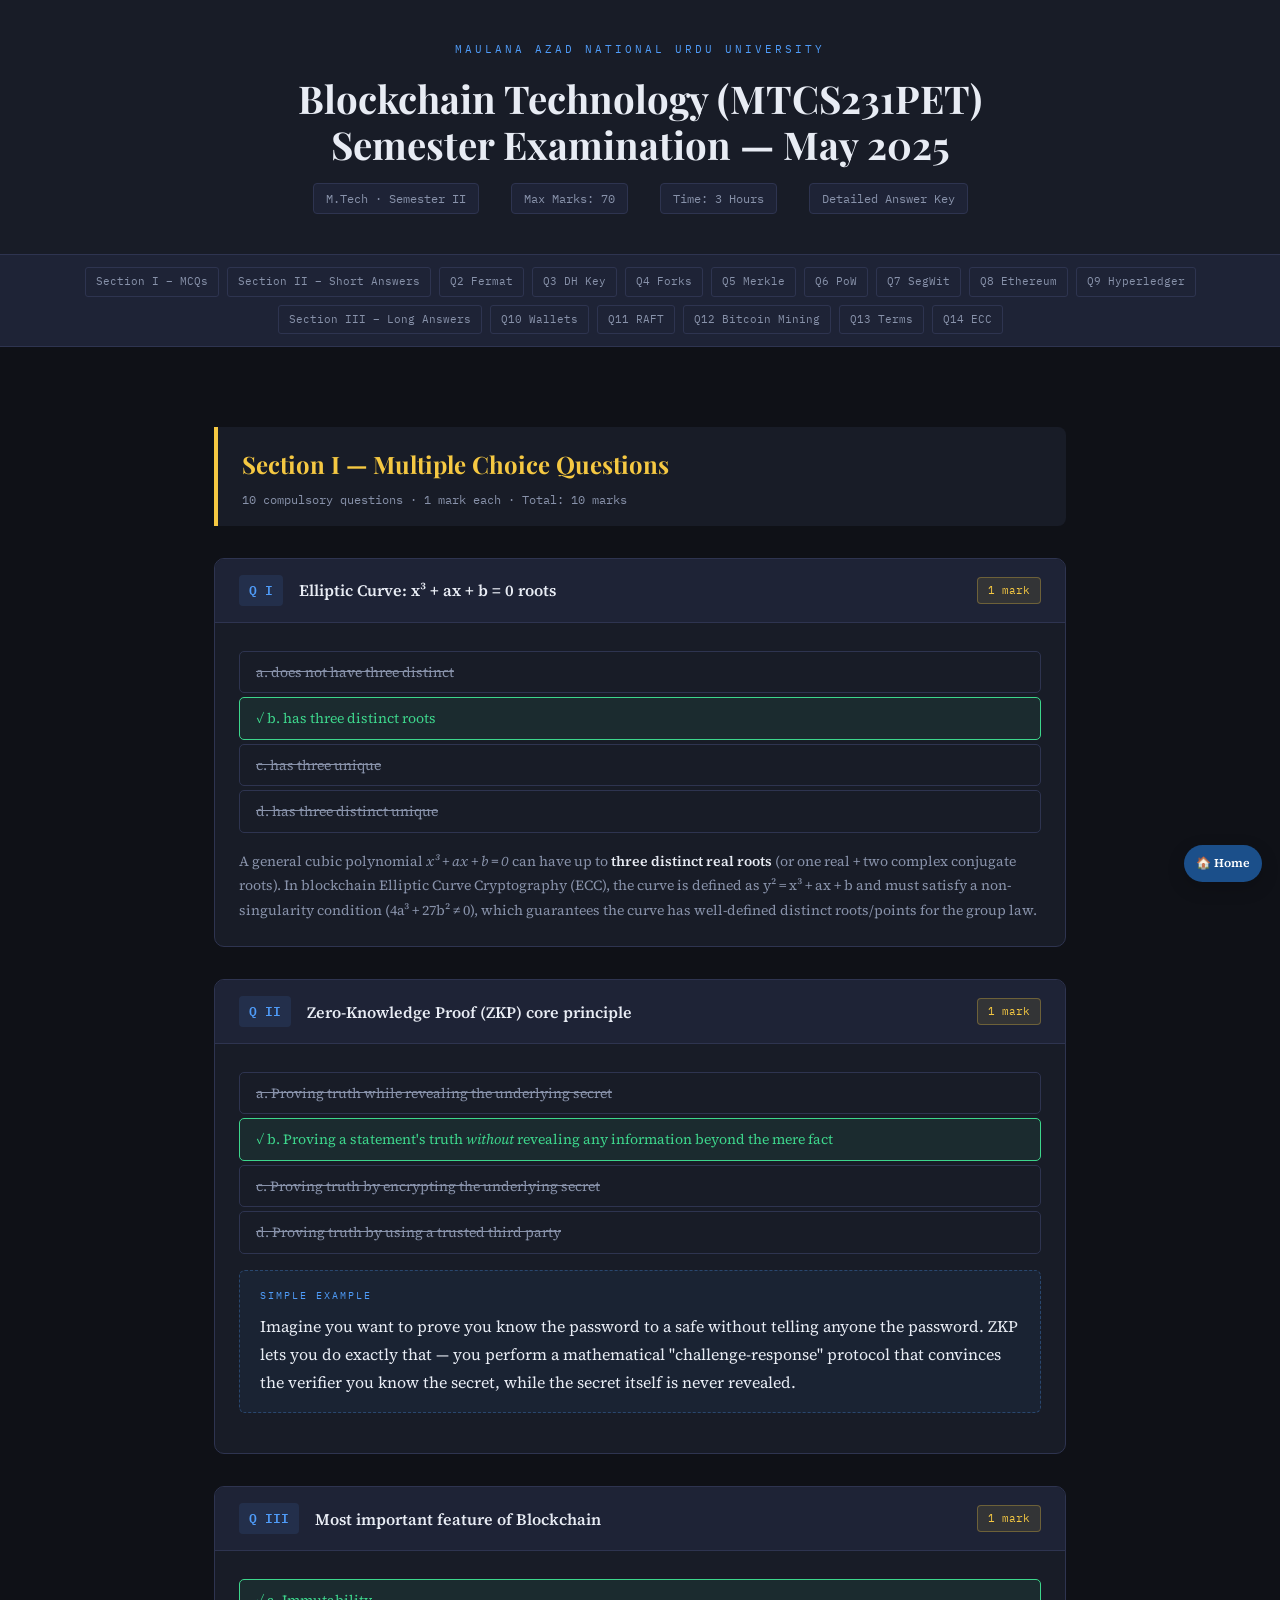
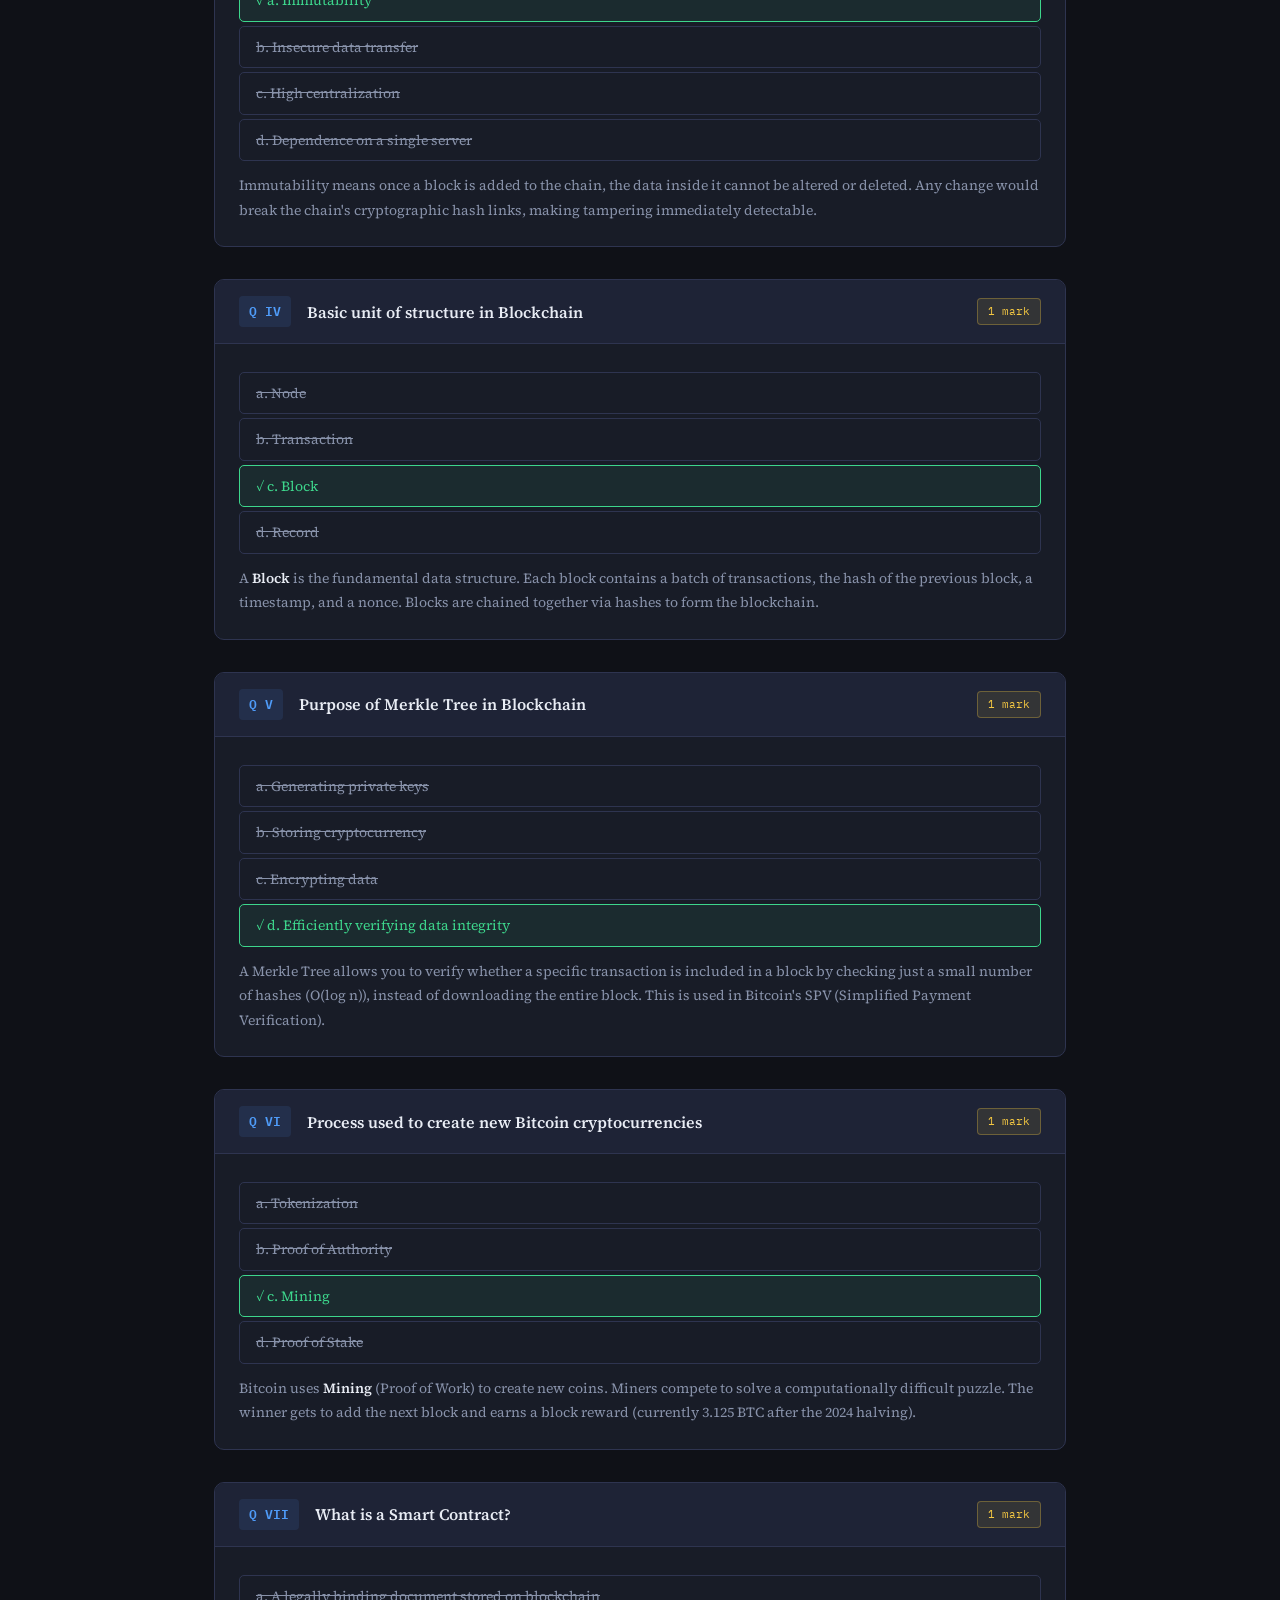
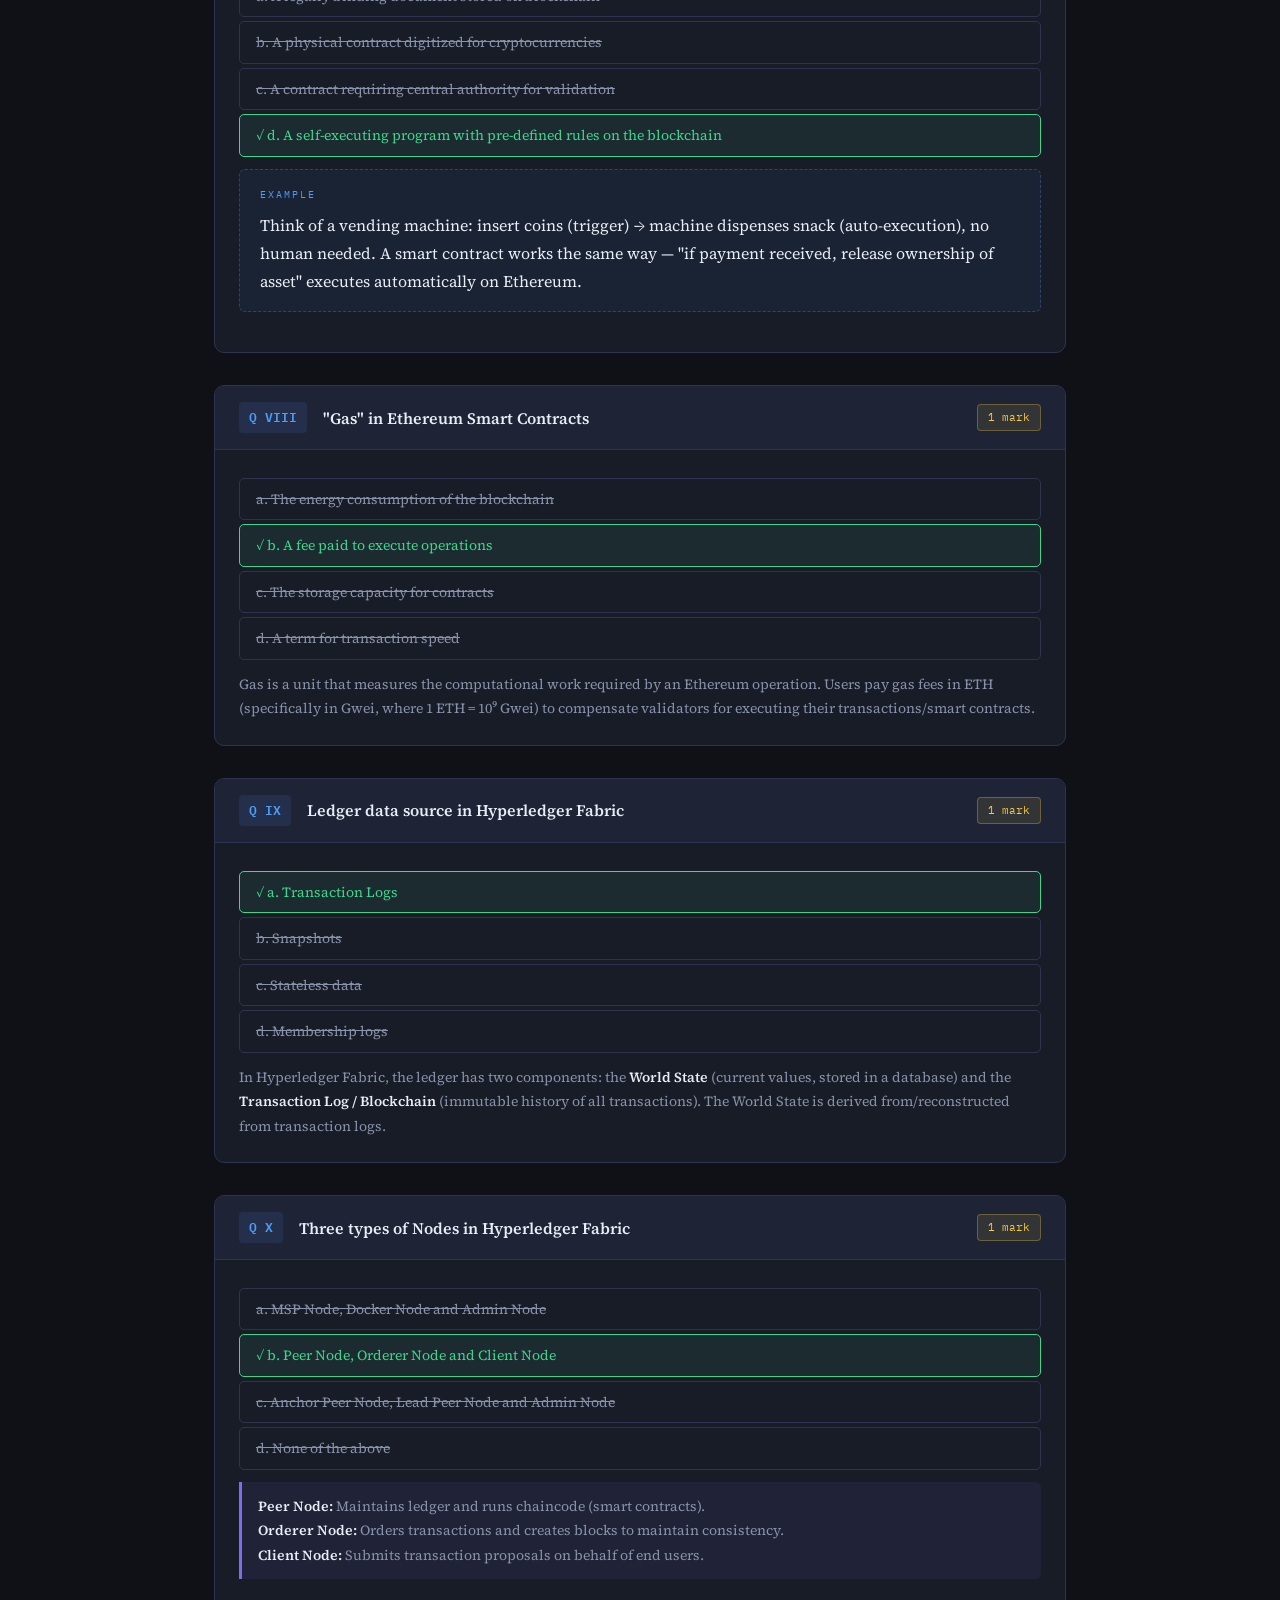
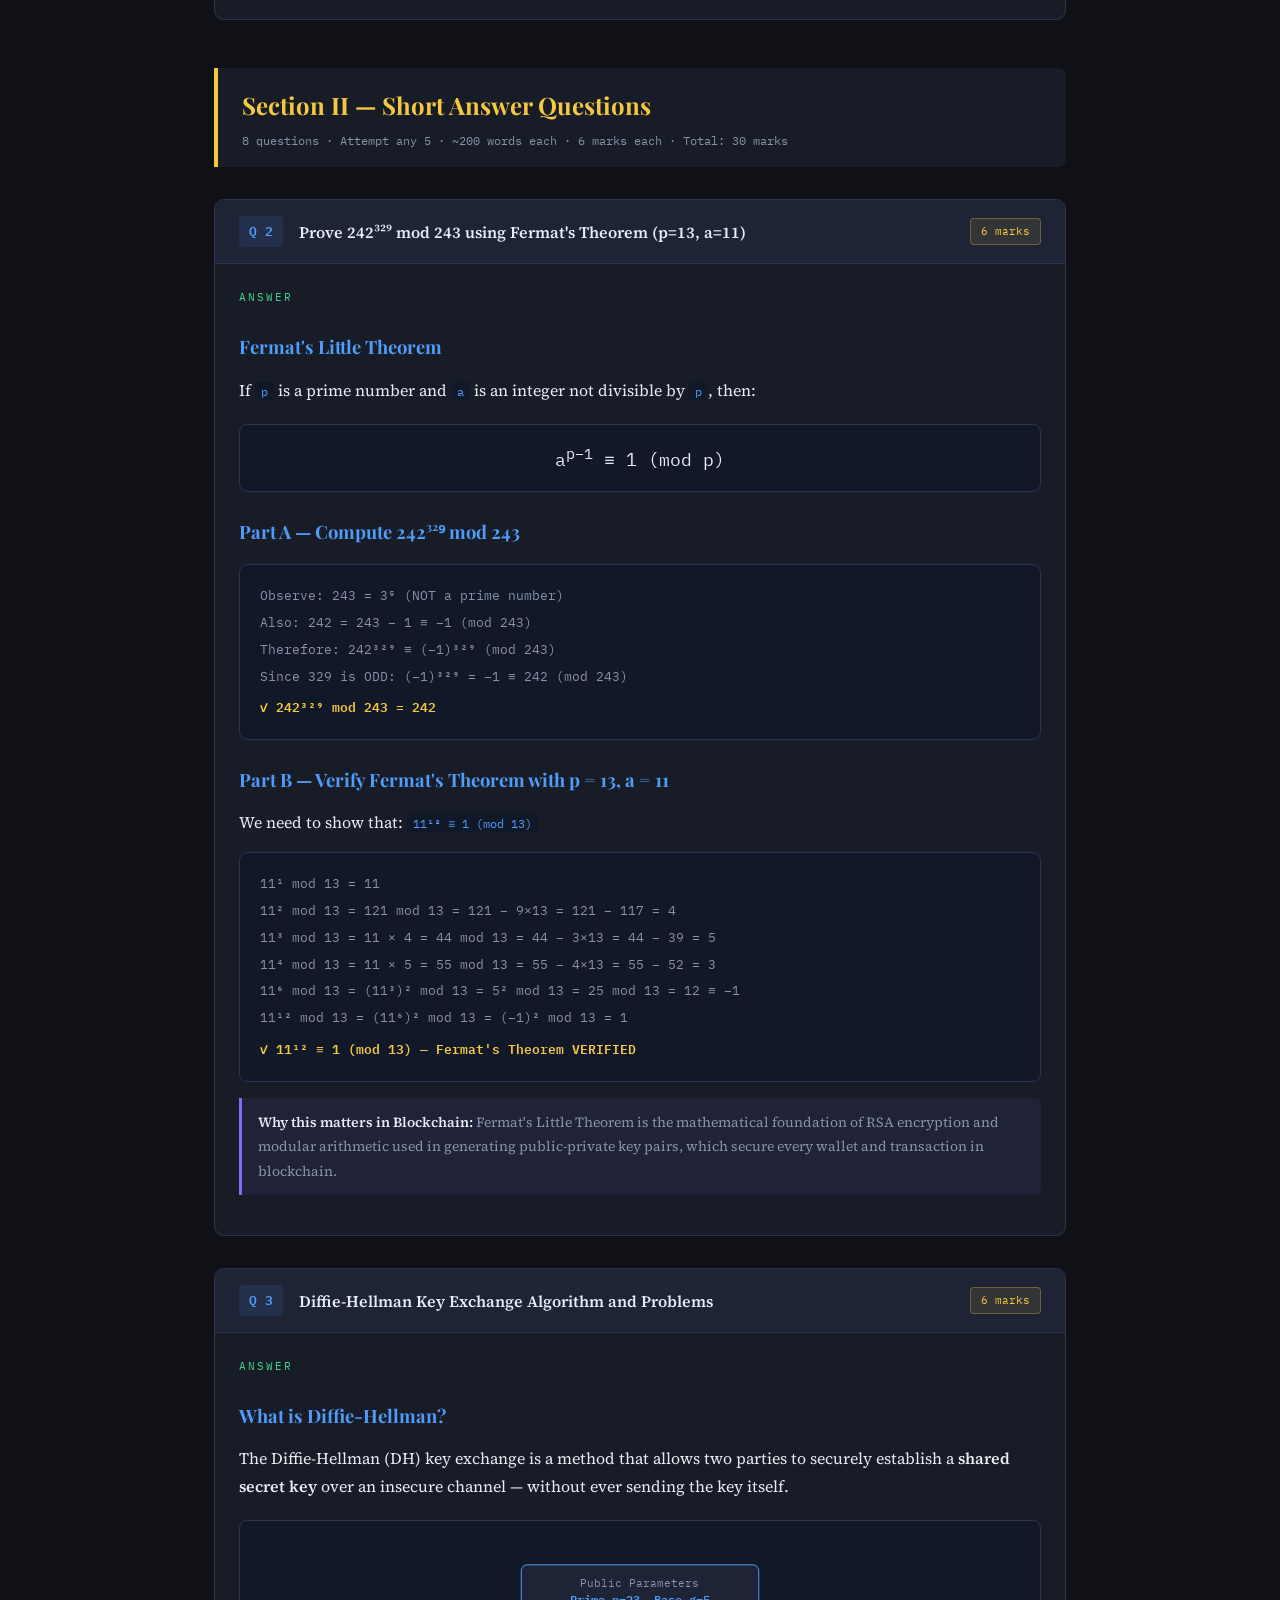
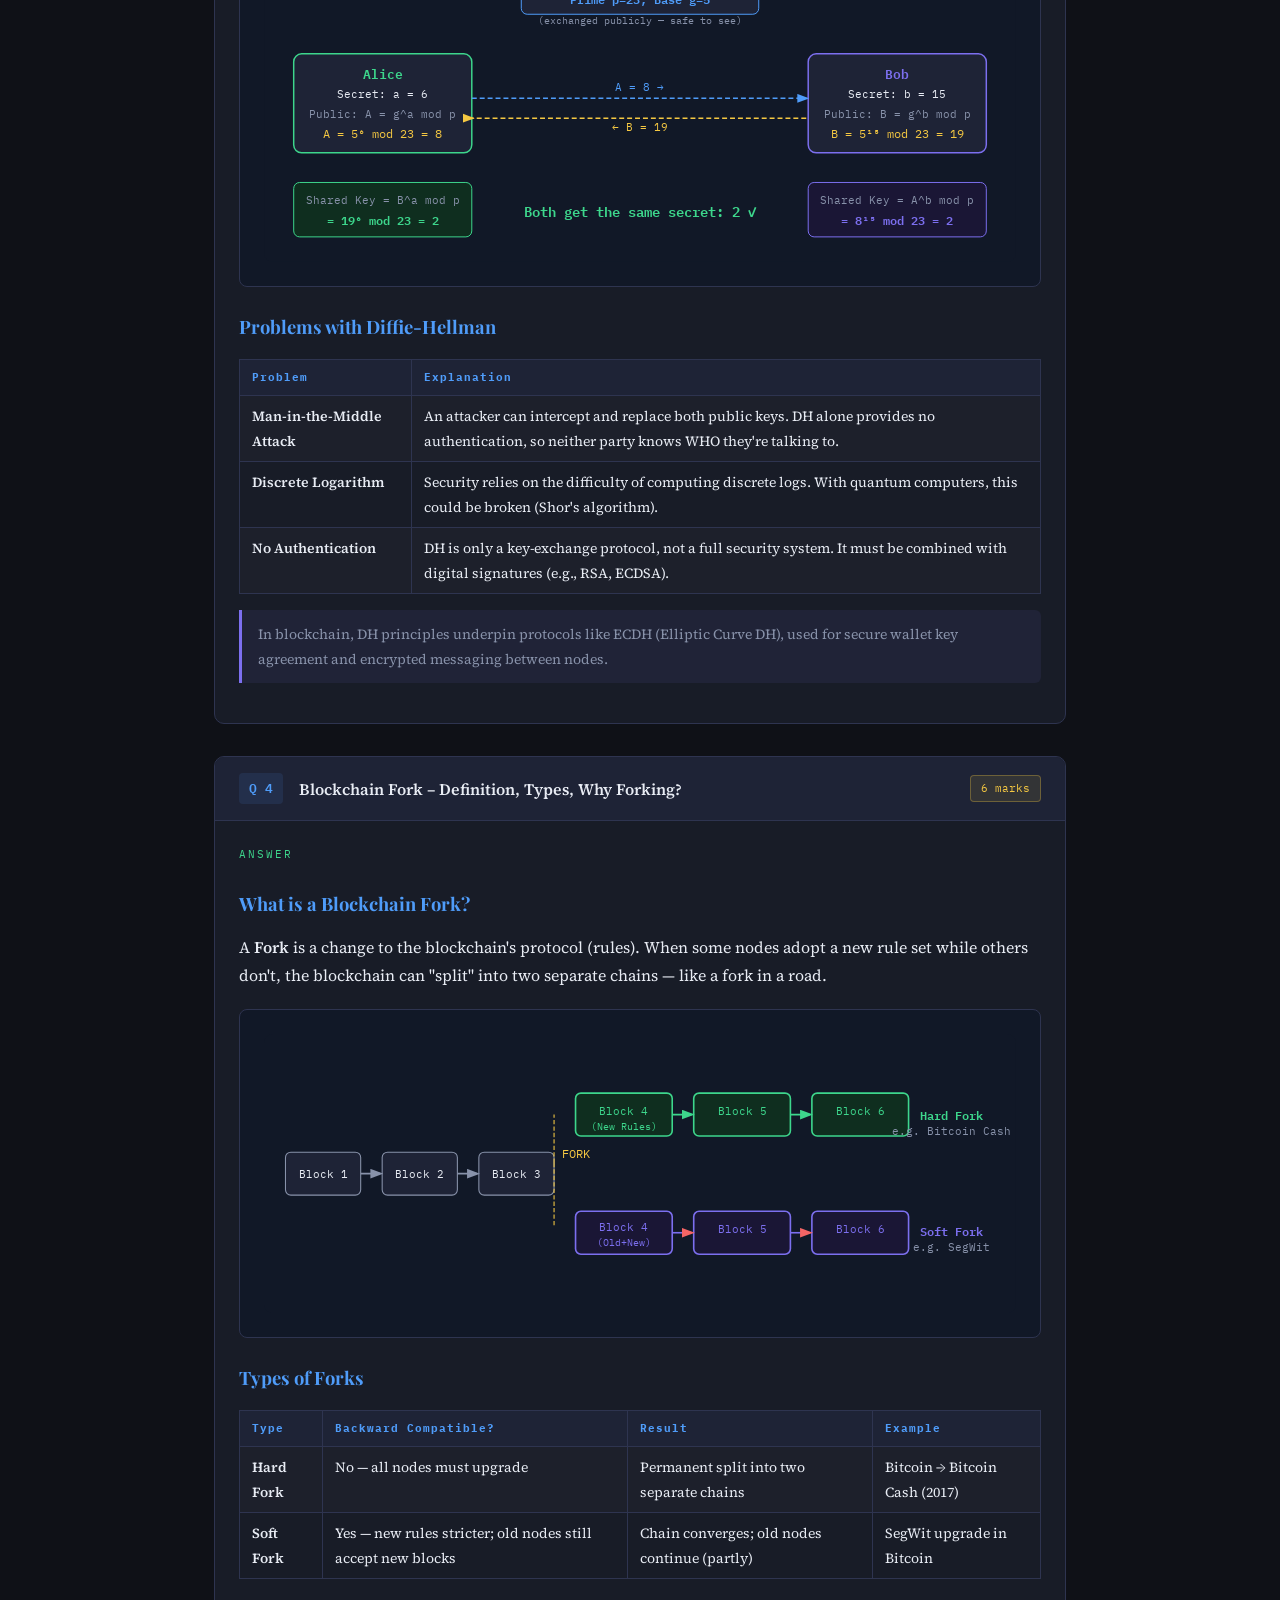
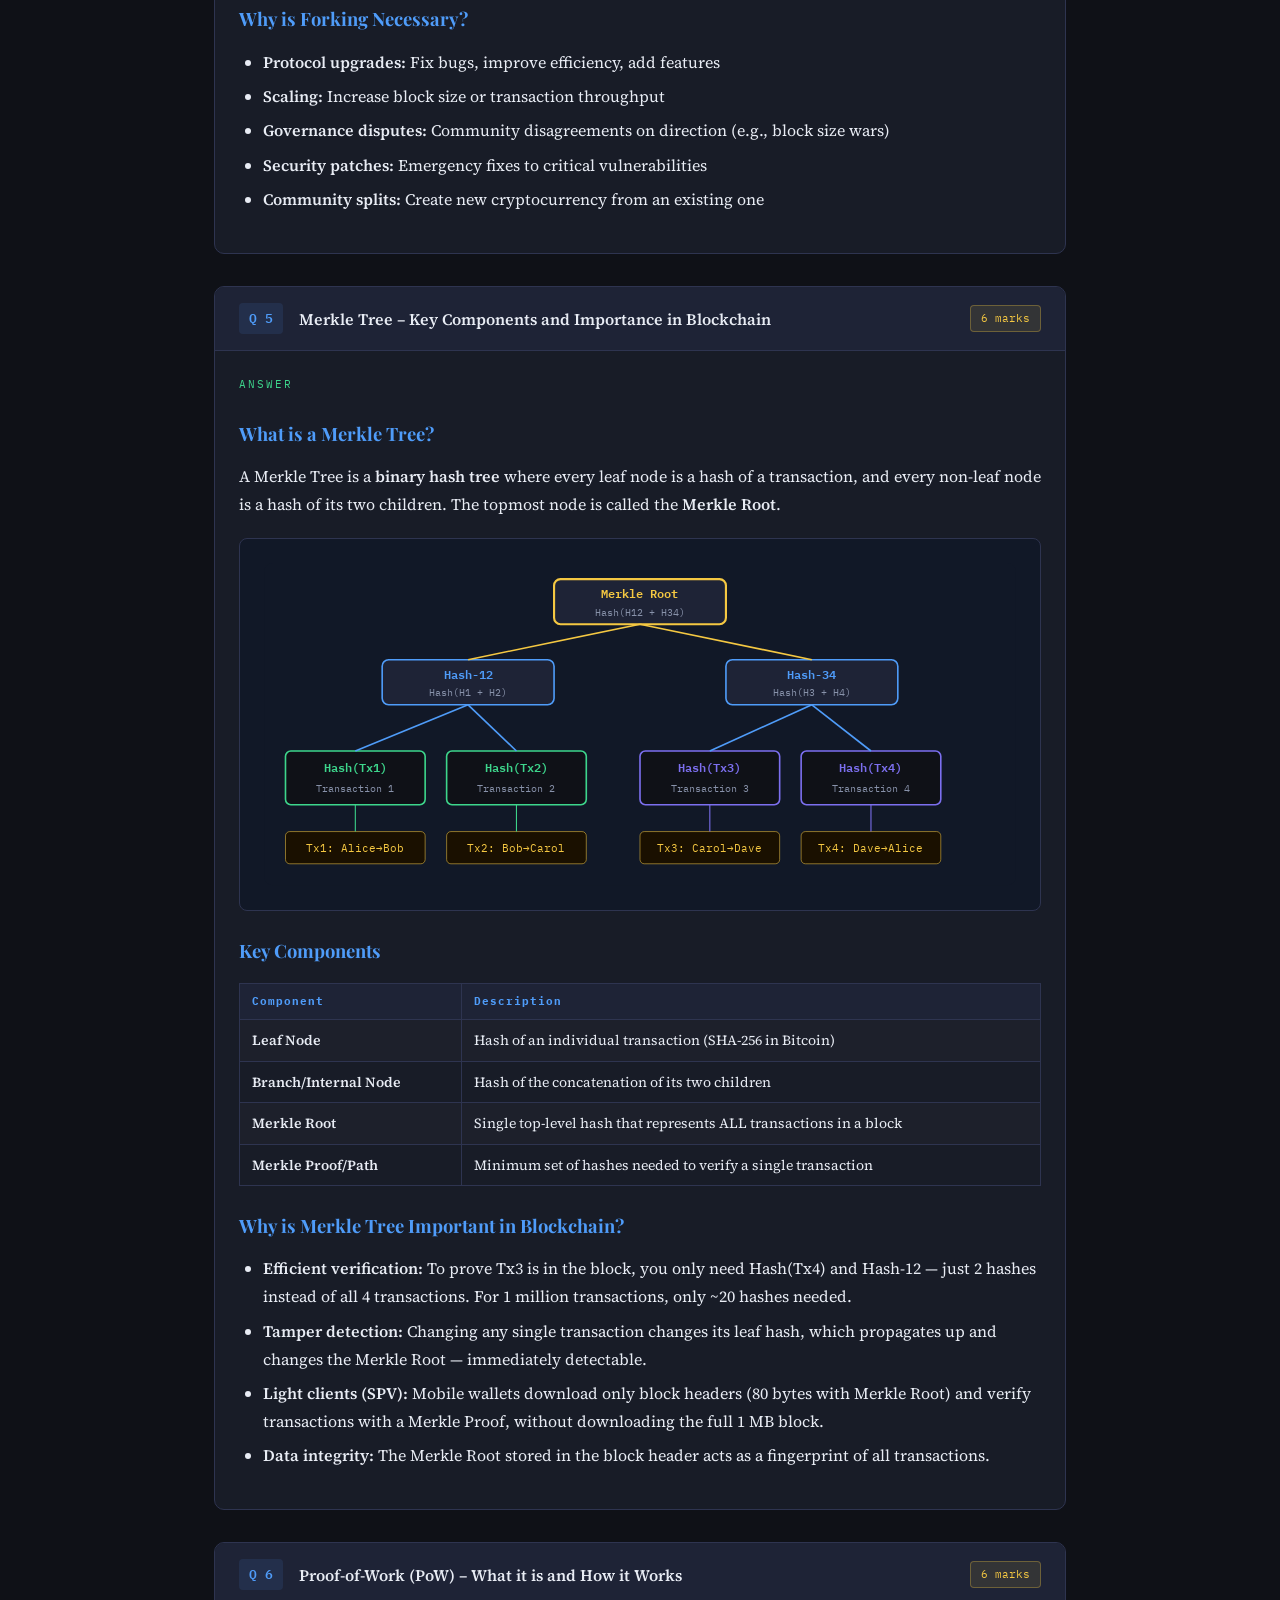
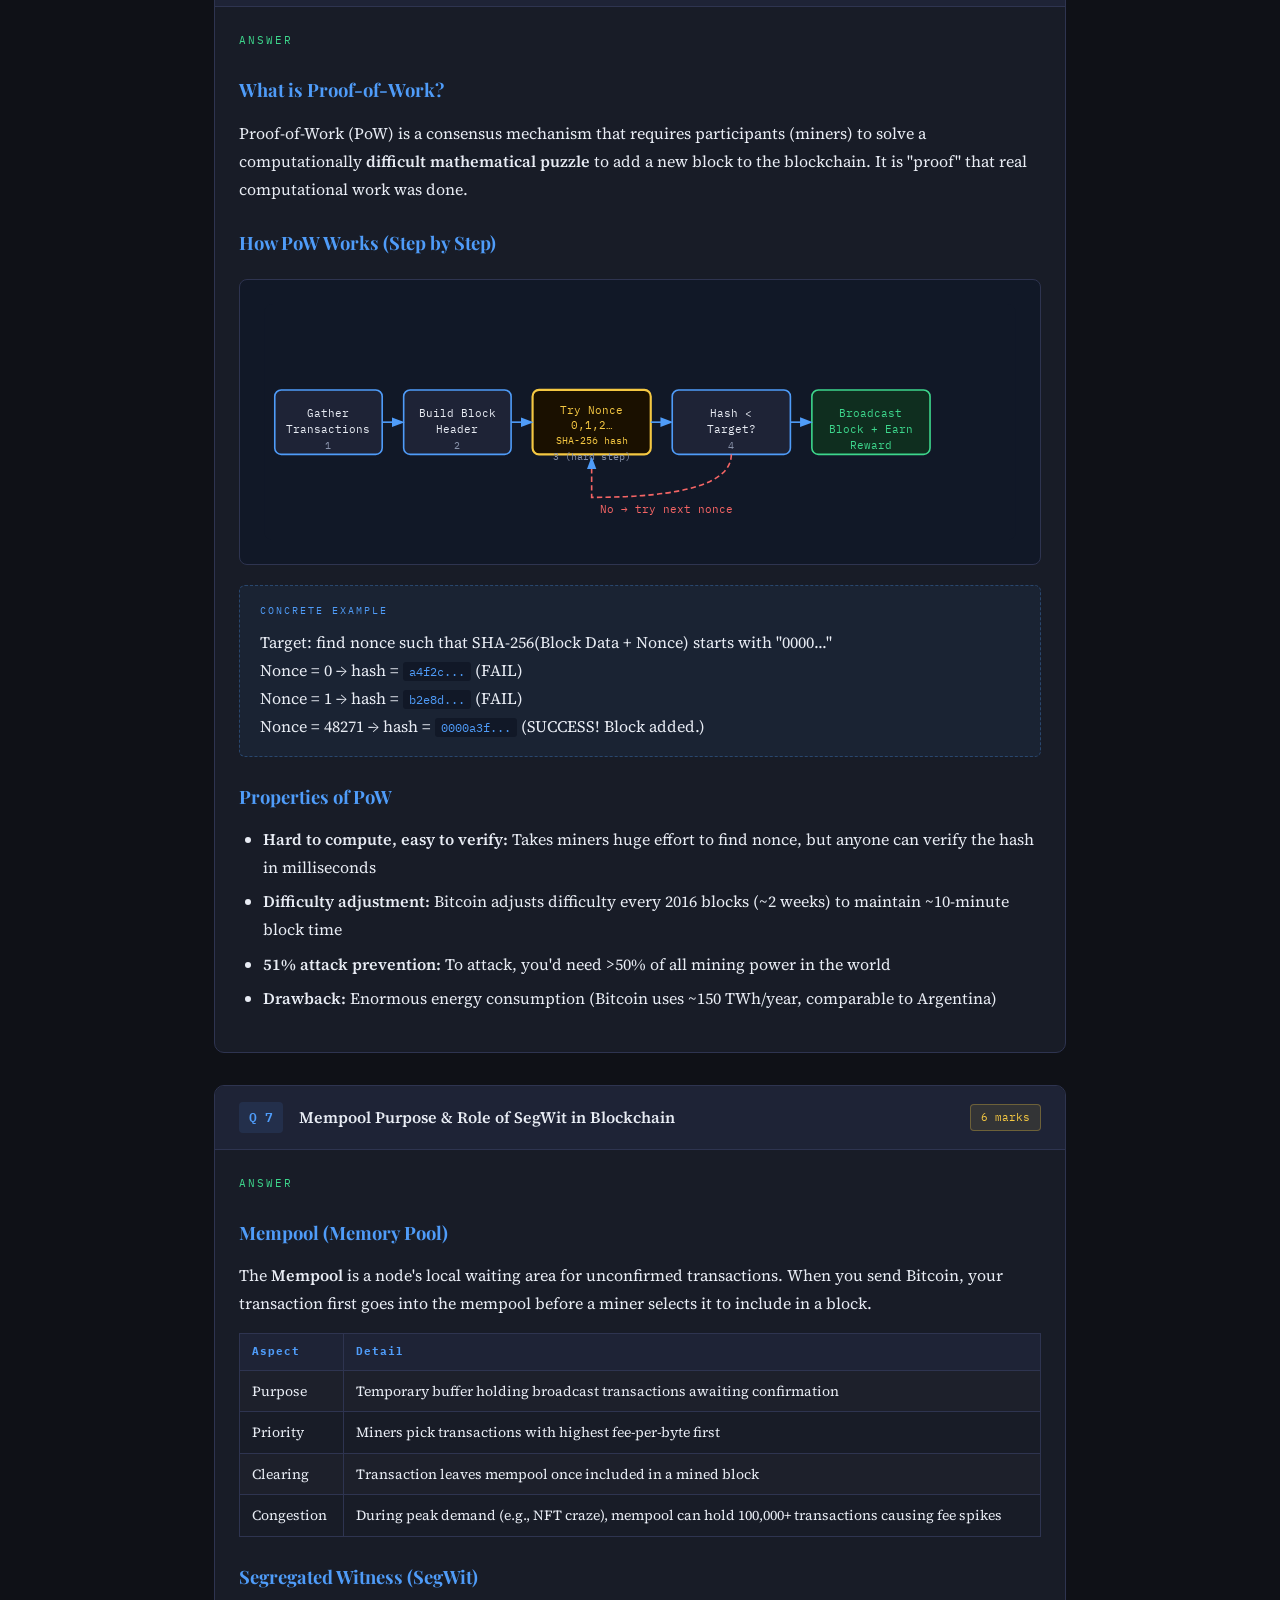
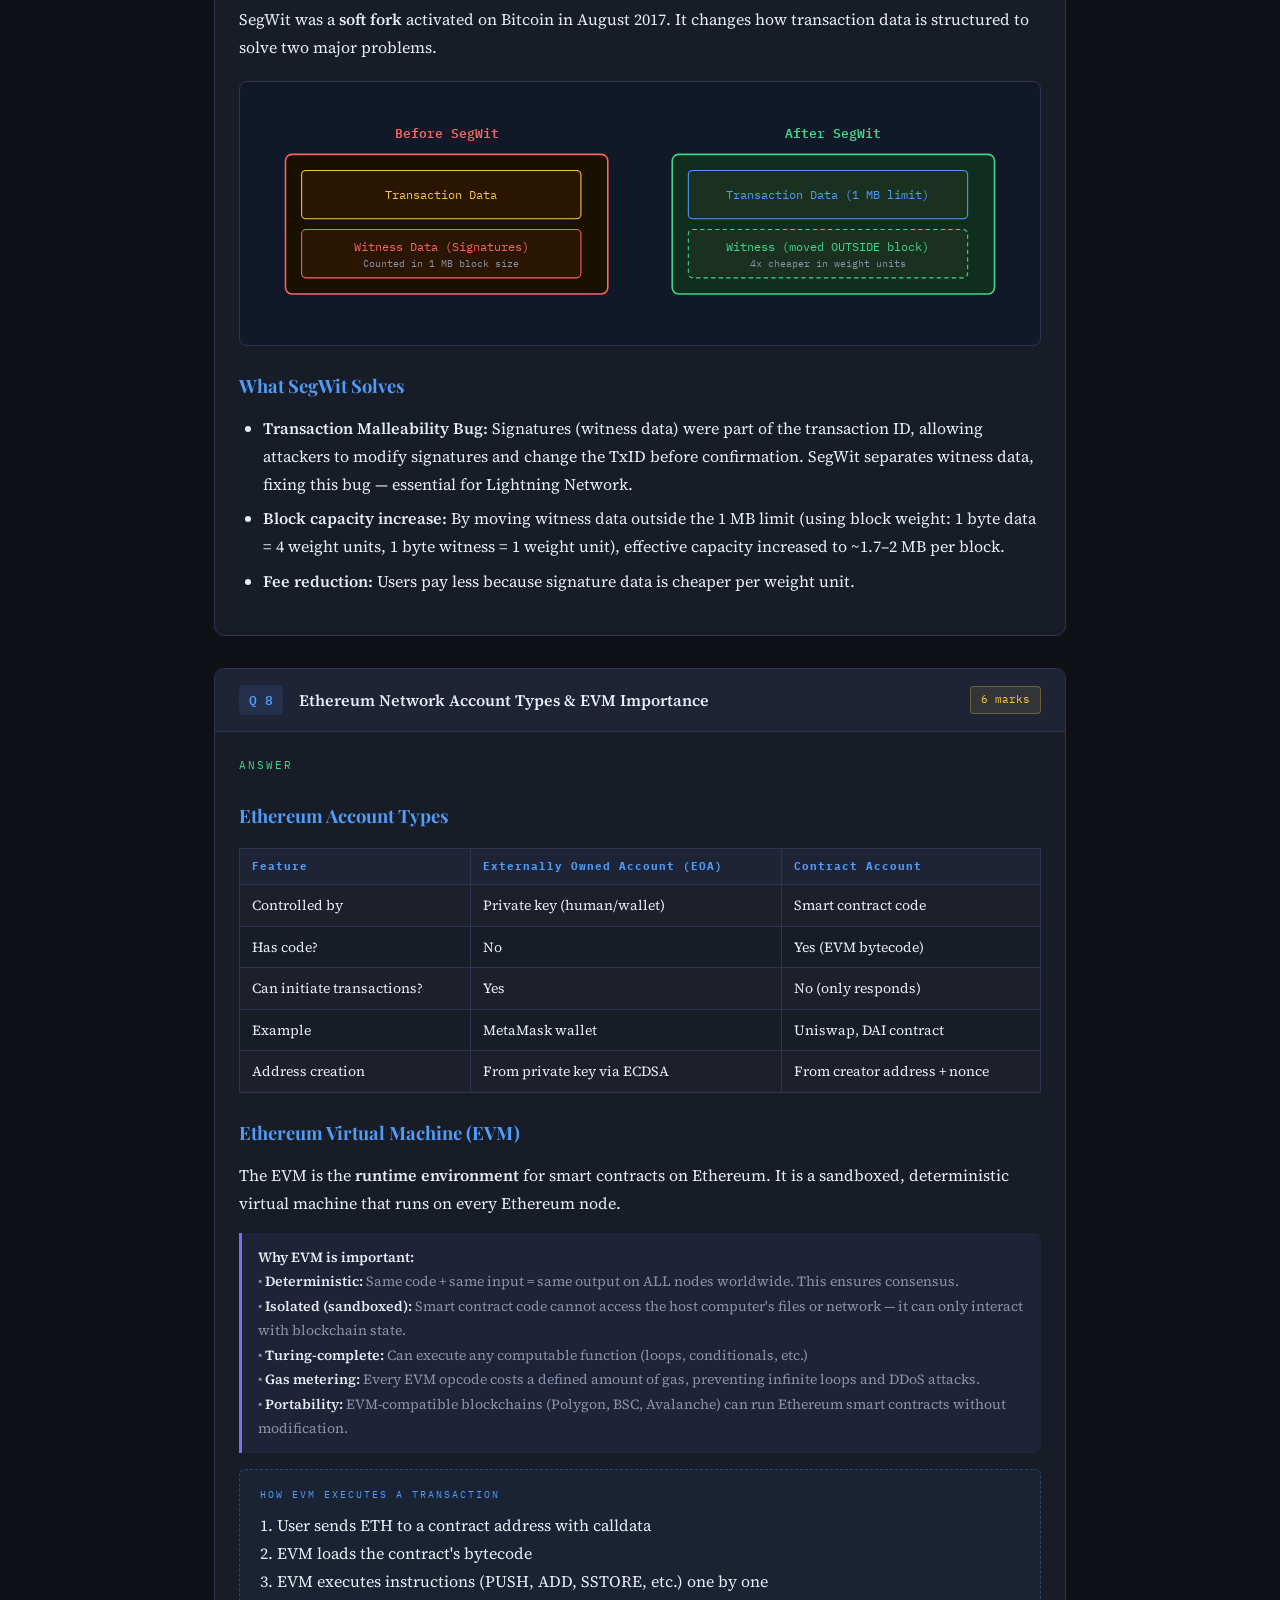
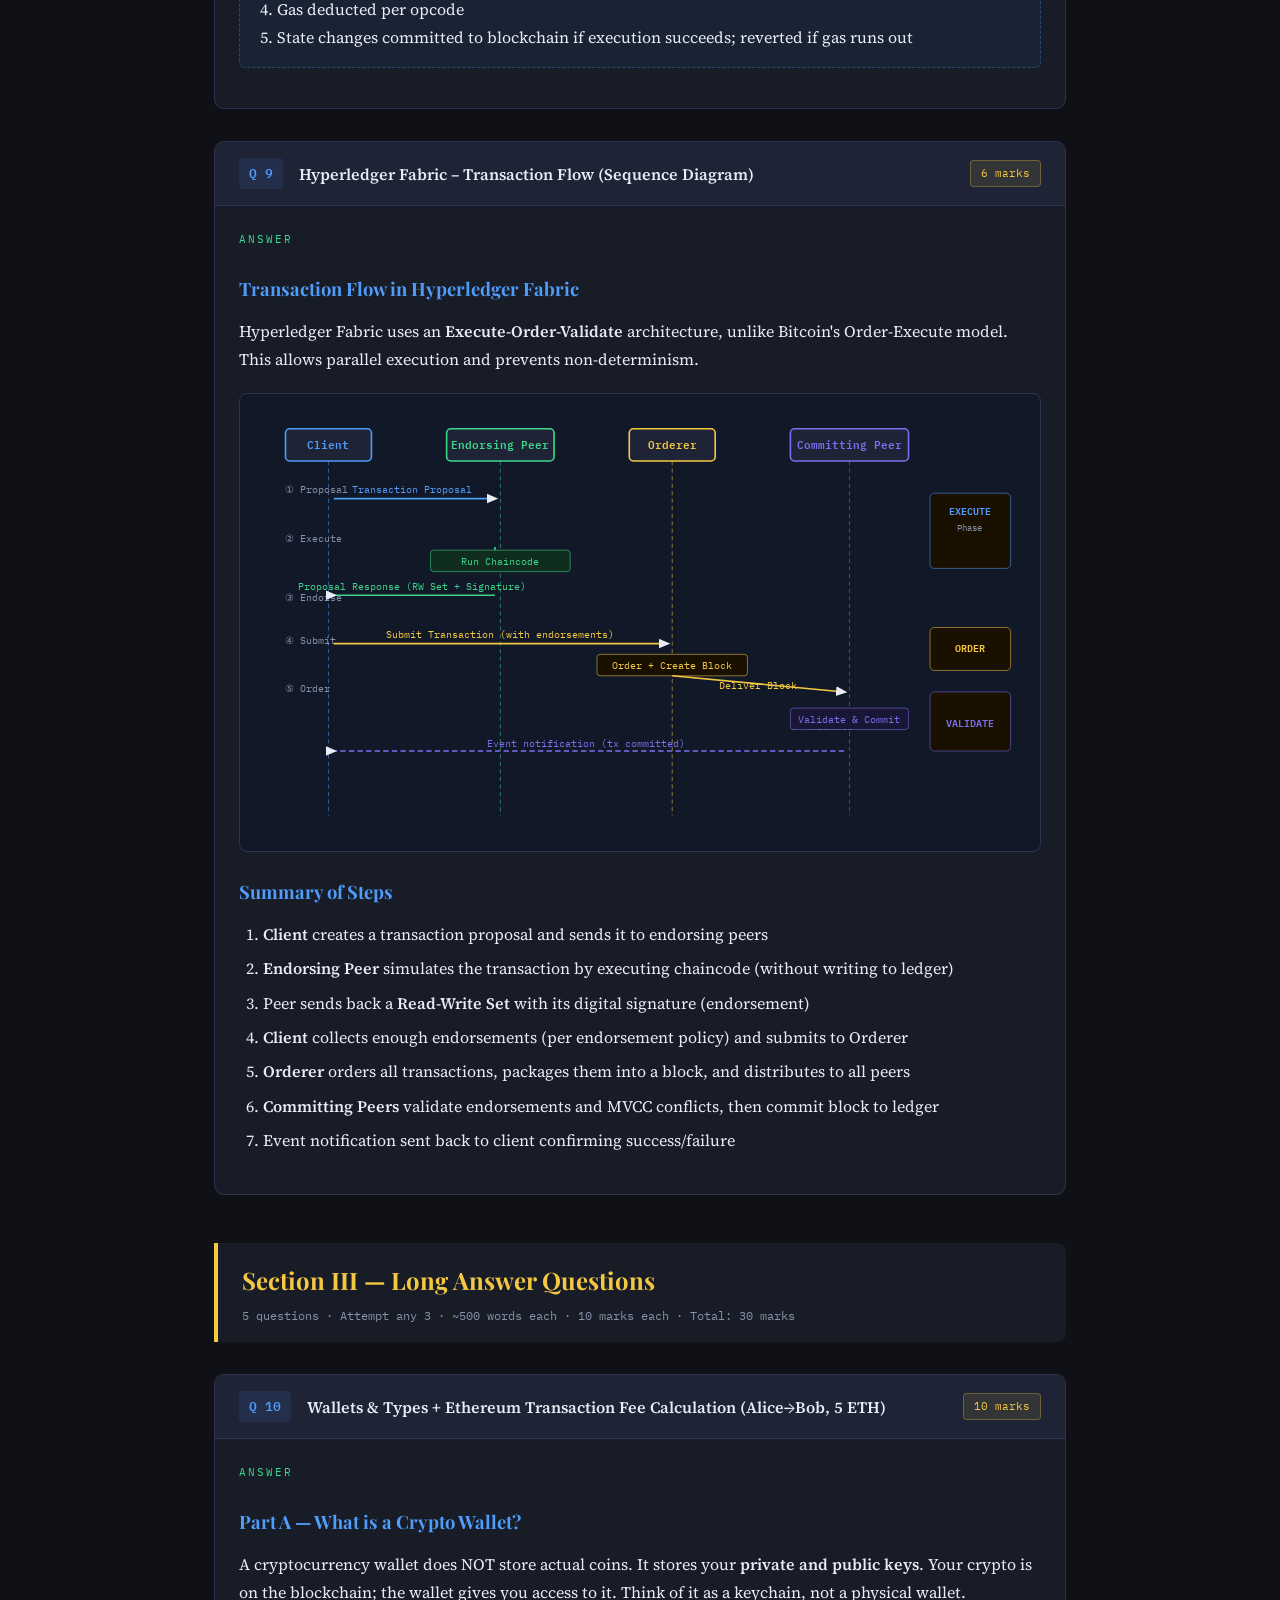
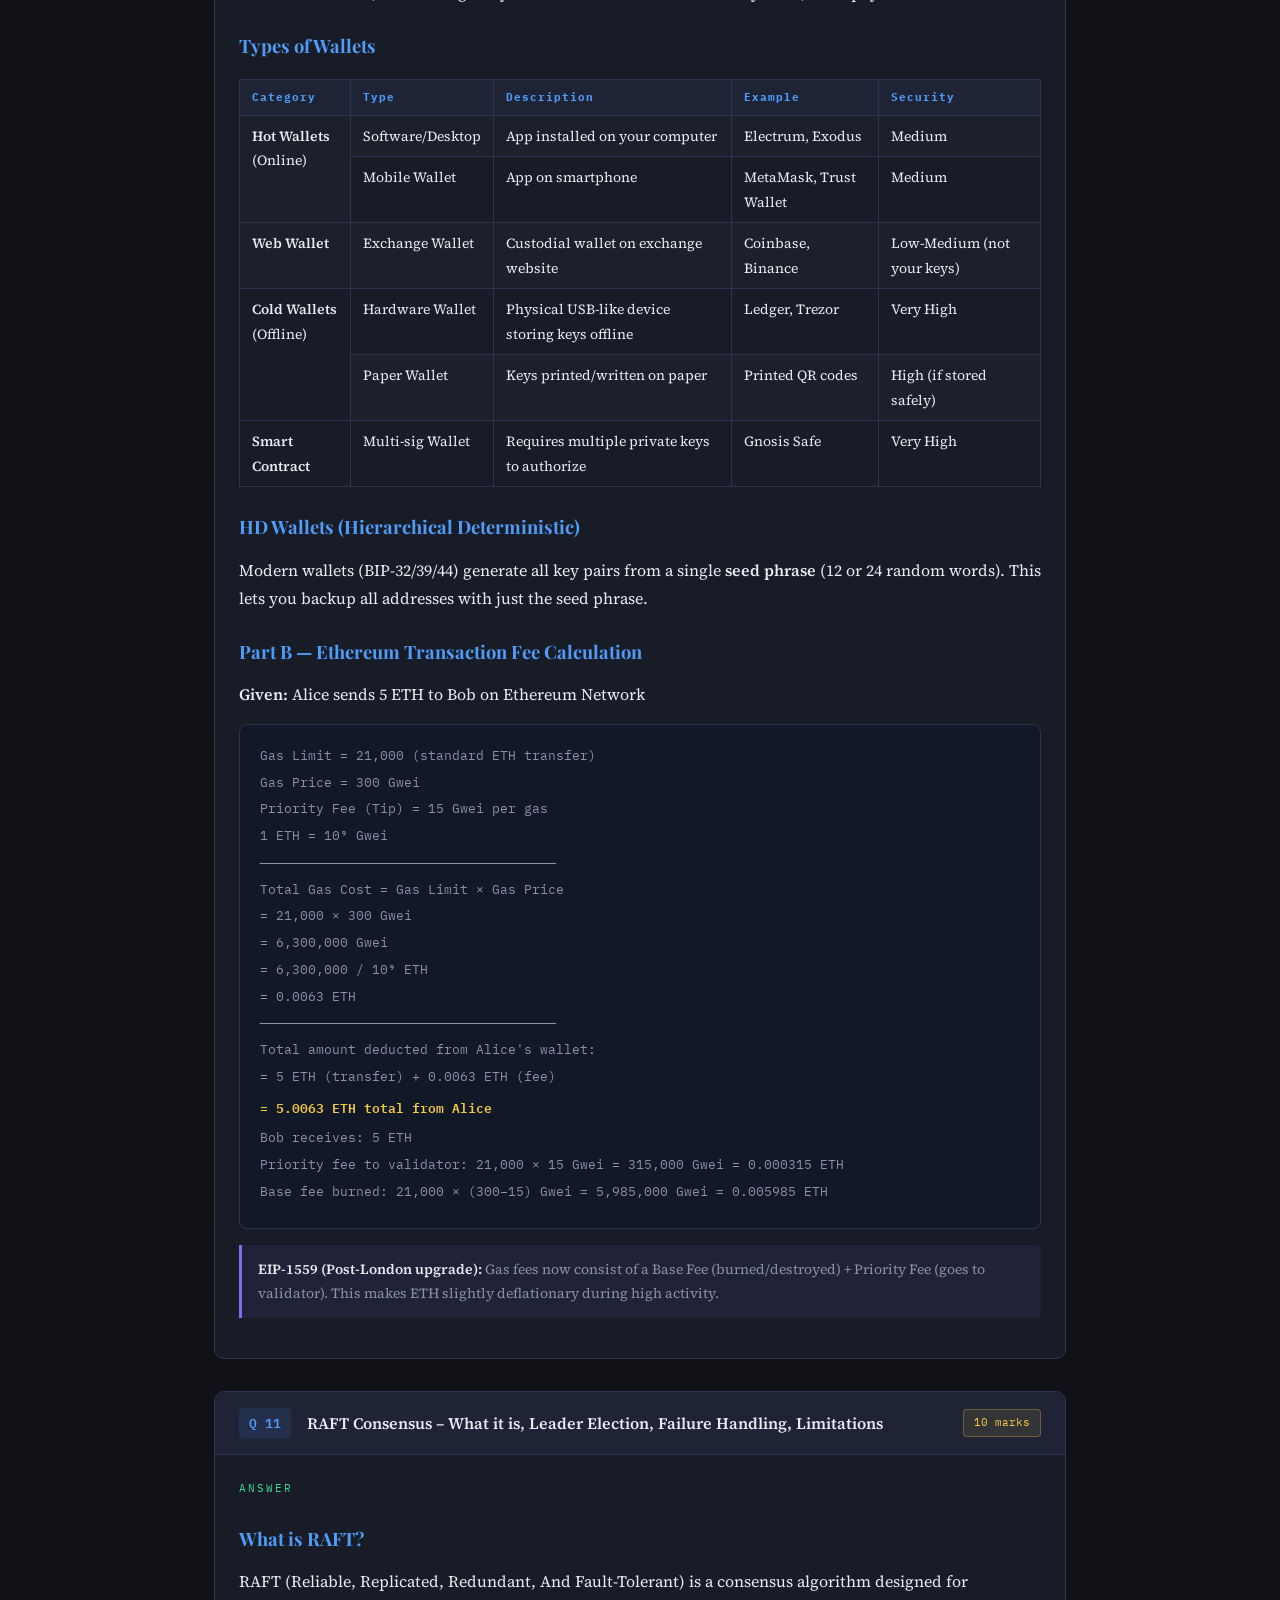
<file: Blockchain_Technology/MTCS231PET-Blockchain Technology - 2025.html>
<!DOCTYPE html>
<html lang="en">
<head>
<meta charset="UTF-8">
<meta name="viewport" content="width=device-width, initial-scale=1.0">
<title>Blockchain Technology – M.Tech Exam Answers (May 2025)</title>
<style>
  @import url('https://fonts.googleapis.com/css2?family=IBM+Plex+Mono:wght@400;600&family=Playfair+Display:wght@700&family=Source+Serif+4:ital,wght@0,300;0,400;0,600;1,400&display=swap');

  :root {
    --bg: #0f1117;
    --surface: #181c27;
    --surface2: #1e2336;
    --border: #2e3450;
    --accent: #4f9cf9;
    --accent2: #7c6fef;
    --gold: #f5c842;
    --green: #3dd68c;
    --red: #f56565;
    --text: #e8ecf4;
    --muted: #8892aa;
    --code-bg: #111827;
  }

  * { box-sizing: border-box; margin: 0; padding: 0; }

  body {
    font-family: 'Source Serif 4', Georgia, serif;
    background: var(--bg);
    color: var(--text);
    line-height: 1.75;
    font-size: 16px;
  }

  header {
    background: var(--surface);
    border-bottom: 1px solid var(--border);
    padding: 2.5rem 2rem;
    text-align: center;
  }

  header .uni {
    font-family: 'IBM Plex Mono', monospace;
    font-size: 11px;
    letter-spacing: 3px;
    color: var(--accent);
    text-transform: uppercase;
    margin-bottom: 1rem;
  }

  header h1 {
    font-family: 'Playfair Display', serif;
    font-size: clamp(1.6rem, 4vw, 2.4rem);
    color: var(--text);
    line-height: 1.2;
  }

  header .meta {
    margin-top: 1rem;
    display: flex;
    justify-content: center;
    gap: 2rem;
    flex-wrap: wrap;
    font-family: 'IBM Plex Mono', monospace;
    font-size: 12px;
    color: var(--muted);
  }

  header .meta span {
    background: var(--surface2);
    border: 1px solid var(--border);
    padding: 4px 12px;
    border-radius: 4px;
  }

  nav {
    background: var(--surface2);
    border-bottom: 1px solid var(--border);
    padding: 0.75rem 2rem;
    display: flex;
    gap: 0.5rem;
    flex-wrap: wrap;
    justify-content: center;
  }

  nav a {
    font-family: 'IBM Plex Mono', monospace;
    font-size: 11px;
    color: var(--muted);
    text-decoration: none;
    padding: 4px 10px;
    border: 1px solid var(--border);
    border-radius: 3px;
    transition: all 0.2s;
  }

  nav a:hover { color: var(--accent); border-color: var(--accent); }

  main { max-width: 900px; margin: 0 auto; padding: 2rem 1.5rem 4rem; }

  .section-header {
    margin: 3rem 0 2rem;
    padding: 1rem 1.5rem;
    background: var(--surface);
    border-left: 4px solid var(--gold);
    border-radius: 0 8px 8px 0;
  }

  .section-header h2 {
    font-family: 'Playfair Display', serif;
    font-size: 1.5rem;
    color: var(--gold);
  }

  .section-header p {
    font-family: 'IBM Plex Mono', monospace;
    font-size: 12px;
    color: var(--muted);
    margin-top: 4px;
  }

  .q-card {
    background: var(--surface);
    border: 1px solid var(--border);
    border-radius: 10px;
    margin-bottom: 2rem;
    overflow: hidden;
  }

  .q-header {
    background: var(--surface2);
    padding: 1rem 1.5rem;
    border-bottom: 1px solid var(--border);
    display: flex;
    align-items: center;
    gap: 1rem;
  }

  .q-num {
    font-family: 'IBM Plex Mono', monospace;
    font-size: 13px;
    font-weight: 600;
    color: var(--accent);
    background: rgba(79,156,249,0.1);
    padding: 4px 10px;
    border-radius: 4px;
    white-space: nowrap;
  }

  .q-title {
    font-size: 1rem;
    font-weight: 600;
    color: var(--text);
  }

  .marks-badge {
    margin-left: auto;
    font-family: 'IBM Plex Mono', monospace;
    font-size: 11px;
    color: var(--gold);
    background: rgba(245,200,66,0.1);
    border: 1px solid rgba(245,200,66,0.3);
    padding: 3px 10px;
    border-radius: 4px;
    white-space: nowrap;
  }

  .q-body { padding: 1.5rem; }

  .q-body p { margin-bottom: 1rem; }
  .q-body p:last-child { margin-bottom: 0; }

  .answer-label {
    font-family: 'IBM Plex Mono', monospace;
    font-size: 11px;
    letter-spacing: 2px;
    color: var(--green);
    text-transform: uppercase;
    margin-bottom: 0.75rem;
    display: block;
  }

  .correct {
    background: rgba(61,214,140,0.08);
    border: 1px solid rgba(61,214,140,0.25);
    border-radius: 6px;
    padding: 0.75rem 1rem;
    margin-bottom: 1rem;
    font-family: 'IBM Plex Mono', monospace;
    font-size: 13px;
    color: var(--green);
  }

  .option {
    padding: 0.5rem 1rem;
    margin: 4px 0;
    border-radius: 5px;
    border: 1px solid var(--border);
    font-size: 14px;
  }

  .option.correct-ans {
    border-color: var(--green);
    background: rgba(61,214,140,0.08);
    color: var(--green);
  }

  .option.wrong-ans {
    color: var(--muted);
    text-decoration: line-through;
  }

  h3 {
    font-family: 'Playfair Display', serif;
    font-size: 1.15rem;
    color: var(--accent);
    margin: 1.5rem 0 0.75rem;
  }

  ul, ol { padding-left: 1.5rem; margin-bottom: 1rem; }
  li { margin-bottom: 0.4rem; }

  strong { color: var(--text); font-weight: 600; }

  .diagram {
    background: var(--code-bg);
    border: 1px solid var(--border);
    border-radius: 8px;
    padding: 1.5rem;
    margin: 1.25rem 0;
    overflow-x: auto;
  }

  .diagram svg { max-width: 100%; height: auto; display: block; margin: 0 auto; }

  code {
    font-family: 'IBM Plex Mono', monospace;
    font-size: 12px;
    background: var(--code-bg);
    padding: 2px 6px;
    border-radius: 3px;
    color: var(--accent);
  }

  .note-box {
    background: rgba(124,111,239,0.08);
    border-left: 3px solid var(--accent2);
    padding: 0.75rem 1rem;
    border-radius: 0 6px 6px 0;
    margin: 1rem 0;
    font-size: 14px;
    color: var(--muted);
  }

  .example-box {
    background: rgba(79,156,249,0.06);
    border: 1px dashed rgba(79,156,249,0.3);
    border-radius: 6px;
    padding: 1rem 1.25rem;
    margin: 1rem 0;
  }

  .example-box .label {
    font-family: 'IBM Plex Mono', monospace;
    font-size: 10px;
    letter-spacing: 2px;
    color: var(--accent);
    text-transform: uppercase;
    margin-bottom: 0.5rem;
    display: block;
  }

  table {
    width: 100%;
    border-collapse: collapse;
    font-size: 14px;
    margin: 1rem 0;
  }

  th {
    background: var(--surface2);
    padding: 8px 12px;
    text-align: left;
    font-family: 'IBM Plex Mono', monospace;
    font-size: 11px;
    letter-spacing: 1px;
    color: var(--accent);
    border: 1px solid var(--border);
  }

  td {
    padding: 8px 12px;
    border: 1px solid var(--border);
    vertical-align: top;
  }

  tr:nth-child(even) td { background: rgba(255,255,255,0.02); }

  .calc-box {
    background: var(--code-bg);
    border: 1px solid var(--border);
    border-radius: 8px;
    padding: 1.25rem;
    font-family: 'IBM Plex Mono', monospace;
    font-size: 13px;
    color: var(--text);
    margin: 1rem 0;
  }

  .calc-box .step { color: var(--muted); margin-bottom: 4px; }
  .calc-box .result { color: var(--gold); font-weight: 600; margin-top: 8px; }

  footer {
    text-align: center;
    padding: 2rem;
    border-top: 1px solid var(--border);
    font-family: 'IBM Plex Mono', monospace;
    font-size: 11px;
    color: var(--muted);
  }
</style>
</head>
<body>

<header>
  <p class="uni">Maulana Azad National Urdu University</p>
  <h1>Blockchain Technology (MTCS231PET)<br>Semester Examination — May 2025</h1>
  <div class="meta">
    <span>M.Tech · Semester II</span>
    <span>Max Marks: 70</span>
    <span>Time: 3 Hours</span>
    <span>Detailed Answer Key</span>
  </div>
</header>

<nav>
  <a href="#section1">Section I – MCQs</a>
  <a href="#section2">Section II – Short Answers</a>
  <a href="#q2">Q2 Fermat</a>
  <a href="#q3">Q3 DH Key</a>
  <a href="#q4">Q4 Forks</a>
  <a href="#q5">Q5 Merkle</a>
  <a href="#q6">Q6 PoW</a>
  <a href="#q7">Q7 SegWit</a>
  <a href="#q8">Q8 Ethereum</a>
  <a href="#q9">Q9 Hyperledger</a>
  <a href="#section3">Section III – Long Answers</a>
  <a href="#q10">Q10 Wallets</a>
  <a href="#q11">Q11 RAFT</a>
  <a href="#q12">Q12 Bitcoin Mining</a>
  <a href="#q13">Q13 Terms</a>
  <a href="#q14">Q14 ECC</a>
</nav>

<main>

<!-- ═══════════════════════════════════════════════════════════
     SECTION I  — MCQs
══════════════════════════════════════════════════════════════ -->
<div class="section-header" id="section1">
  <h2>Section I — Multiple Choice Questions</h2>
  <p>10 compulsory questions · 1 mark each · Total: 10 marks</p>
</div>

<!-- Q I -->
<div class="q-card">
  <div class="q-header">
    <span class="q-num">Q I</span>
    <span class="q-title">Elliptic Curve: x³ + ax + b = 0 roots</span>
    <span class="marks-badge">1 mark</span>
  </div>
  <div class="q-body">
    <div class="option wrong-ans">a. does not have three distinct</div>
    <div class="option correct-ans">✓ b. has three distinct roots</div>
    <div class="option wrong-ans">c. has three unique</div>
    <div class="option wrong-ans">d. has three distinct unique</div>
    <p style="margin-top:1rem; font-size:14px; color:var(--muted);">
      A general cubic polynomial <em>x³ + ax + b = 0</em> can have up to <strong>three distinct real roots</strong> (or one real + two complex conjugate roots). In blockchain Elliptic Curve Cryptography (ECC), the curve is defined as y² = x³ + ax + b and must satisfy a non-singularity condition (4a³ + 27b² ≠ 0), which guarantees the curve has well-defined distinct roots/points for the group law.
    </p>
  </div>
</div>

<!-- Q II -->
<div class="q-card">
  <div class="q-header">
    <span class="q-num">Q II</span>
    <span class="q-title">Zero-Knowledge Proof (ZKP) core principle</span>
    <span class="marks-badge">1 mark</span>
  </div>
  <div class="q-body">
    <div class="option wrong-ans">a. Proving truth while revealing the underlying secret</div>
    <div class="option correct-ans">✓ b. Proving a statement's truth <em>without</em> revealing any information beyond the mere fact</div>
    <div class="option wrong-ans">c. Proving truth by encrypting the underlying secret</div>
    <div class="option wrong-ans">d. Proving truth by using a trusted third party</div>
    <div class="example-box" style="margin-top:1rem;">
      <span class="label">Simple Example</span>
      Imagine you want to prove you know the password to a safe without telling anyone the password. ZKP lets you do exactly that — you perform a mathematical "challenge-response" protocol that convinces the verifier you know the secret, while the secret itself is never revealed.
    </div>
  </div>
</div>

<!-- Q III -->
<div class="q-card">
  <div class="q-header">
    <span class="q-num">Q III</span>
    <span class="q-title">Most important feature of Blockchain</span>
    <span class="marks-badge">1 mark</span>
  </div>
  <div class="q-body">
    <div class="option correct-ans">✓ a. Immutability</div>
    <div class="option wrong-ans">b. Insecure data transfer</div>
    <div class="option wrong-ans">c. High centralization</div>
    <div class="option wrong-ans">d. Dependence on a single server</div>
    <p style="margin-top:0.75rem; font-size:14px; color:var(--muted);">Immutability means once a block is added to the chain, the data inside it cannot be altered or deleted. Any change would break the chain's cryptographic hash links, making tampering immediately detectable.</p>
  </div>
</div>

<!-- Q IV -->
<div class="q-card">
  <div class="q-header">
    <span class="q-num">Q IV</span>
    <span class="q-title">Basic unit of structure in Blockchain</span>
    <span class="marks-badge">1 mark</span>
  </div>
  <div class="q-body">
    <div class="option wrong-ans">a. Node</div>
    <div class="option wrong-ans">b. Transaction</div>
    <div class="option correct-ans">✓ c. Block</div>
    <div class="option wrong-ans">d. Record</div>
    <p style="margin-top:0.75rem; font-size:14px; color:var(--muted);">A <strong>Block</strong> is the fundamental data structure. Each block contains a batch of transactions, the hash of the previous block, a timestamp, and a nonce. Blocks are chained together via hashes to form the blockchain.</p>
  </div>
</div>

<!-- Q V -->
<div class="q-card">
  <div class="q-header">
    <span class="q-num">Q V</span>
    <span class="q-title">Purpose of Merkle Tree in Blockchain</span>
    <span class="marks-badge">1 mark</span>
  </div>
  <div class="q-body">
    <div class="option wrong-ans">a. Generating private keys</div>
    <div class="option wrong-ans">b. Storing cryptocurrency</div>
    <div class="option wrong-ans">c. Encrypting data</div>
    <div class="option correct-ans">✓ d. Efficiently verifying data integrity</div>
    <p style="margin-top:0.75rem; font-size:14px; color:var(--muted);">A Merkle Tree allows you to verify whether a specific transaction is included in a block by checking just a small number of hashes (O(log n)), instead of downloading the entire block. This is used in Bitcoin's SPV (Simplified Payment Verification).</p>
  </div>
</div>

<!-- Q VI -->
<div class="q-card">
  <div class="q-header">
    <span class="q-num">Q VI</span>
    <span class="q-title">Process used to create new Bitcoin cryptocurrencies</span>
    <span class="marks-badge">1 mark</span>
  </div>
  <div class="q-body">
    <div class="option wrong-ans">a. Tokenization</div>
    <div class="option wrong-ans">b. Proof of Authority</div>
    <div class="option correct-ans">✓ c. Mining</div>
    <div class="option wrong-ans">d. Proof of Stake</div>
    <p style="margin-top:0.75rem; font-size:14px; color:var(--muted);">Bitcoin uses <strong>Mining</strong> (Proof of Work) to create new coins. Miners compete to solve a computationally difficult puzzle. The winner gets to add the next block and earns a block reward (currently 3.125 BTC after the 2024 halving).</p>
  </div>
</div>

<!-- Q VII -->
<div class="q-card">
  <div class="q-header">
    <span class="q-num">Q VII</span>
    <span class="q-title">What is a Smart Contract?</span>
    <span class="marks-badge">1 mark</span>
  </div>
  <div class="q-body">
    <div class="option wrong-ans">a. A legally binding document stored on blockchain</div>
    <div class="option wrong-ans">b. A physical contract digitized for cryptocurrencies</div>
    <div class="option wrong-ans">c. A contract requiring central authority for validation</div>
    <div class="option correct-ans">✓ d. A self-executing program with pre-defined rules on the blockchain</div>
    <div class="example-box" style="margin-top:0.75rem;">
      <span class="label">Example</span>
      Think of a vending machine: insert coins (trigger) → machine dispenses snack (auto-execution), no human needed. A smart contract works the same way — "if payment received, release ownership of asset" executes automatically on Ethereum.
    </div>
  </div>
</div>

<!-- Q VIII -->
<div class="q-card">
  <div class="q-header">
    <span class="q-num">Q VIII</span>
    <span class="q-title">"Gas" in Ethereum Smart Contracts</span>
    <span class="marks-badge">1 mark</span>
  </div>
  <div class="q-body">
    <div class="option wrong-ans">a. The energy consumption of the blockchain</div>
    <div class="option correct-ans">✓ b. A fee paid to execute operations</div>
    <div class="option wrong-ans">c. The storage capacity for contracts</div>
    <div class="option wrong-ans">d. A term for transaction speed</div>
    <p style="margin-top:0.75rem; font-size:14px; color:var(--muted);">Gas is a unit that measures the computational work required by an Ethereum operation. Users pay gas fees in ETH (specifically in Gwei, where 1 ETH = 10⁹ Gwei) to compensate validators for executing their transactions/smart contracts.</p>
  </div>
</div>

<!-- Q IX -->
<div class="q-card">
  <div class="q-header">
    <span class="q-num">Q IX</span>
    <span class="q-title">Ledger data source in Hyperledger Fabric</span>
    <span class="marks-badge">1 mark</span>
  </div>
  <div class="q-body">
    <div class="option correct-ans">✓ a. Transaction Logs</div>
    <div class="option wrong-ans">b. Snapshots</div>
    <div class="option wrong-ans">c. Stateless data</div>
    <div class="option wrong-ans">d. Membership logs</div>
    <p style="margin-top:0.75rem; font-size:14px; color:var(--muted);">In Hyperledger Fabric, the ledger has two components: the <strong>World State</strong> (current values, stored in a database) and the <strong>Transaction Log / Blockchain</strong> (immutable history of all transactions). The World State is derived from/reconstructed from transaction logs.</p>
  </div>
</div>

<!-- Q X -->
<div class="q-card">
  <div class="q-header">
    <span class="q-num">Q X</span>
    <span class="q-title">Three types of Nodes in Hyperledger Fabric</span>
    <span class="marks-badge">1 mark</span>
  </div>
  <div class="q-body">
    <div class="option wrong-ans">a. MSP Node, Docker Node and Admin Node</div>
    <div class="option correct-ans">✓ b. Peer Node, Orderer Node and Client Node</div>
    <div class="option wrong-ans">c. Anchor Peer Node, Lead Peer Node and Admin Node</div>
    <div class="option wrong-ans">d. None of the above</div>
    <div class="note-box" style="margin-top:0.75rem;">
      <strong>Peer Node:</strong> Maintains ledger and runs chaincode (smart contracts).<br>
      <strong>Orderer Node:</strong> Orders transactions and creates blocks to maintain consistency.<br>
      <strong>Client Node:</strong> Submits transaction proposals on behalf of end users.
    </div>
  </div>
</div>


<!-- ═══════════════════════════════════════════════════════════
     SECTION II  — Short Answers
══════════════════════════════════════════════════════════════ -->
<div class="section-header" id="section2">
  <h2>Section II — Short Answer Questions</h2>
  <p>8 questions · Attempt any 5 · ~200 words each · 6 marks each · Total: 30 marks</p>
</div>

<!-- Q2 Fermat -->
<div class="q-card" id="q2">
  <div class="q-header">
    <span class="q-num">Q 2</span>
    <span class="q-title">Prove 242³²⁹ mod 243 using Fermat's Theorem (p=13, a=11)</span>
    <span class="marks-badge">6 marks</span>
  </div>
  <div class="q-body">
    <span class="answer-label">Answer</span>

    <h3>Fermat's Little Theorem</h3>
    <p>If <code>p</code> is a prime number and <code>a</code> is an integer not divisible by <code>p</code>, then:</p>
    <div class="diagram" style="text-align:center; font-family:'IBM Plex Mono',monospace; font-size:1.1rem; padding:1rem;">
      a<sup>p−1</sup> ≡ 1 (mod p)
    </div>

    <h3>Part A — Compute 242³²⁹ mod 243</h3>
    <div class="calc-box">
      <div class="step">Observe: 243 = 3⁵ (NOT a prime number)</div>
      <div class="step">Also: 242 = 243 − 1 ≡ −1 (mod 243)</div>
      <div class="step">Therefore: 242³²⁹ ≡ (−1)³²⁹ (mod 243)</div>
      <div class="step">Since 329 is ODD: (−1)³²⁹ = −1 ≡ 242 (mod 243)</div>
      <div class="result">✓ 242³²⁹ mod 243 = 242</div>
    </div>

    <h3>Part B — Verify Fermat's Theorem with p = 13, a = 11</h3>
    <p>We need to show that: <code>11¹² ≡ 1 (mod 13)</code></p>
    <div class="calc-box">
      <div class="step">11¹ mod 13 = 11</div>
      <div class="step">11² mod 13 = 121 mod 13 = 121 − 9×13 = 121 − 117 = 4</div>
      <div class="step">11³ mod 13 = 11 × 4 = 44 mod 13 = 44 − 3×13 = 44 − 39 = 5</div>
      <div class="step">11⁴ mod 13 = 11 × 5 = 55 mod 13 = 55 − 4×13 = 55 − 52 = 3</div>
      <div class="step">11⁶ mod 13 = (11³)² mod 13 = 5² mod 13 = 25 mod 13 = 12 ≡ −1</div>
      <div class="step">11¹² mod 13 = (11⁶)² mod 13 = (−1)² mod 13 = 1</div>
      <div class="result">✓ 11¹² ≡ 1 (mod 13) — Fermat's Theorem VERIFIED</div>
    </div>

    <div class="note-box">
      <strong>Why this matters in Blockchain:</strong> Fermat's Little Theorem is the mathematical foundation of RSA encryption and modular arithmetic used in generating public-private key pairs, which secure every wallet and transaction in blockchain.
    </div>
  </div>
</div>

<!-- Q3 Diffie-Hellman -->
<div class="q-card" id="q3">
  <div class="q-header">
    <span class="q-num">Q 3</span>
    <span class="q-title">Diffie-Hellman Key Exchange Algorithm and Problems</span>
    <span class="marks-badge">6 marks</span>
  </div>
  <div class="q-body">
    <span class="answer-label">Answer</span>

    <h3>What is Diffie-Hellman?</h3>
    <p>The Diffie-Hellman (DH) key exchange is a method that allows two parties to securely establish a <strong>shared secret key</strong> over an insecure channel — without ever sending the key itself.</p>

    <div class="diagram">
      <svg viewBox="0 0 760 320" xmlns="http://www.w3.org/2000/svg" font-family="IBM Plex Mono, monospace">
        <!-- background -->
        <rect width="760" height="320" fill="#111827" rx="8"/>
        <!-- Public params box -->
        <rect x="260" y="20" width="240" height="50" rx="6" fill="#1e2336" stroke="#4f9cf9" stroke-width="1"/>
        <text x="380" y="42" text-anchor="middle" font-size="11" fill="#8892aa">Public Parameters</text>
        <text x="380" y="60" text-anchor="middle" font-size="12" fill="#4f9cf9" font-weight="600">Prime p=23, Base g=5</text>

        <!-- Alice box -->
        <rect x="30" y="110" width="180" height="100" rx="8" fill="#1e2336" stroke="#3dd68c" stroke-width="1.5"/>
        <text x="120" y="135" text-anchor="middle" font-size="13" fill="#3dd68c" font-weight="600">Alice</text>
        <text x="120" y="155" text-anchor="middle" font-size="11" fill="#e8ecf4">Secret: a = 6</text>
        <text x="120" y="175" text-anchor="middle" font-size="11" fill="#8892aa">Public: A = g^a mod p</text>
        <text x="120" y="195" text-anchor="middle" font-size="12" fill="#f5c842">A = 5⁶ mod 23 = 8</text>

        <!-- Bob box -->
        <rect x="550" y="110" width="180" height="100" rx="8" fill="#1e2336" stroke="#7c6fef" stroke-width="1.5"/>
        <text x="640" y="135" text-anchor="middle" font-size="13" fill="#7c6fef" font-weight="600">Bob</text>
        <text x="640" y="155" text-anchor="middle" font-size="11" fill="#e8ecf4">Secret: b = 15</text>
        <text x="640" y="175" text-anchor="middle" font-size="11" fill="#8892aa">Public: B = g^b mod p</text>
        <text x="640" y="195" text-anchor="middle" font-size="12" fill="#f5c842">B = 5¹⁵ mod 23 = 19</text>

        <!-- Arrows exchange -->
        <!-- Alice to Bob sends A=8 -->
        <line x1="210" y1="155" x2="548" y2="155" stroke="#4f9cf9" stroke-width="1.5" stroke-dasharray="5,3" marker-end="url(#arr)"/>
        <text x="380" y="148" text-anchor="middle" font-size="11" fill="#4f9cf9">A = 8 →</text>
        <!-- Bob to Alice sends B=19 -->
        <line x1="548" y1="175" x2="210" y2="175" stroke="#f5c842" stroke-width="1.5" stroke-dasharray="5,3" marker-end="url(#arr2)"/>
        <text x="380" y="188" text-anchor="middle" font-size="11" fill="#f5c842">← B = 19</text>

        <defs>
          <marker id="arr" markerWidth="8" markerHeight="8" refX="6" refY="3" orient="auto">
            <path d="M0,0 L0,6 L8,3 z" fill="#4f9cf9"/>
          </marker>
          <marker id="arr2" markerWidth="8" markerHeight="8" refX="2" refY="3" orient="auto">
            <path d="M8,0 L8,6 L0,3 z" fill="#f5c842"/>
          </marker>
        </defs>

        <!-- Shared secret boxes -->
        <rect x="30" y="240" width="180" height="55" rx="6" fill="#0f2e1f" stroke="#3dd68c" stroke-width="1"/>
        <text x="120" y="262" text-anchor="middle" font-size="11" fill="#8892aa">Shared Key = B^a mod p</text>
        <text x="120" y="283" text-anchor="middle" font-size="12" fill="#3dd68c" font-weight="600">= 19⁶ mod 23 = 2</text>

        <rect x="550" y="240" width="180" height="55" rx="6" fill="#1a1635" stroke="#7c6fef" stroke-width="1"/>
        <text x="640" y="262" text-anchor="middle" font-size="11" fill="#8892aa">Shared Key = A^b mod p</text>
        <text x="640" y="283" text-anchor="middle" font-size="12" fill="#7c6fef" font-weight="600">= 8¹⁵ mod 23 = 2</text>

        <text x="380" y="275" text-anchor="middle" font-size="14" fill="#3dd68c" font-weight="600">Both get the same secret: 2 ✓</text>

        <!-- Public label -->
        <text x="380" y="80" text-anchor="middle" font-size="10" fill="#8892aa">(exchanged publicly — safe to see)</text>
      </svg>
    </div>

    <h3>Problems with Diffie-Hellman</h3>
    <table>
      <tr><th>Problem</th><th>Explanation</th></tr>
      <tr><td><strong>Man-in-the-Middle Attack</strong></td><td>An attacker can intercept and replace both public keys. DH alone provides no authentication, so neither party knows WHO they're talking to.</td></tr>
      <tr><td><strong>Discrete Logarithm</strong></td><td>Security relies on the difficulty of computing discrete logs. With quantum computers, this could be broken (Shor's algorithm).</td></tr>
      <tr><td><strong>No Authentication</strong></td><td>DH is only a key-exchange protocol, not a full security system. It must be combined with digital signatures (e.g., RSA, ECDSA).</td></tr>
    </table>

    <div class="note-box">In blockchain, DH principles underpin protocols like ECDH (Elliptic Curve DH), used for secure wallet key agreement and encrypted messaging between nodes.</div>
  </div>
</div>

<!-- Q4 Blockchain Forks -->
<div class="q-card" id="q4">
  <div class="q-header">
    <span class="q-num">Q 4</span>
    <span class="q-title">Blockchain Fork – Definition, Types, Why Forking?</span>
    <span class="marks-badge">6 marks</span>
  </div>
  <div class="q-body">
    <span class="answer-label">Answer</span>

    <h3>What is a Blockchain Fork?</h3>
    <p>A <strong>Fork</strong> is a change to the blockchain's protocol (rules). When some nodes adopt a new rule set while others don't, the blockchain can "split" into two separate chains — like a fork in a road.</p>

    <div class="diagram">
      <svg viewBox="0 0 700 260" xmlns="http://www.w3.org/2000/svg" font-family="IBM Plex Mono, monospace">
        <rect width="700" height="260" fill="#111827" rx="8"/>
        <!-- Common chain -->
        <rect x="20" y="110" width="70" height="40" rx="5" fill="#1e2336" stroke="#8892aa" stroke-width="1"/>
        <text x="55" y="134" text-anchor="middle" font-size="10" fill="#e8ecf4">Block 1</text>
        <rect x="110" y="110" width="70" height="40" rx="5" fill="#1e2336" stroke="#8892aa" stroke-width="1"/>
        <text x="145" y="134" text-anchor="middle" font-size="10" fill="#e8ecf4">Block 2</text>
        <rect x="200" y="110" width="70" height="40" rx="5" fill="#1e2336" stroke="#8892aa" stroke-width="1"/>
        <text x="235" y="134" text-anchor="middle" font-size="10" fill="#e8ecf4">Block 3</text>
        <!-- arrows -->
        <line x1="90" y1="130" x2="108" y2="130" stroke="#8892aa" stroke-width="1.5" marker-end="url(#ga)"/>
        <line x1="180" y1="130" x2="198" y2="130" stroke="#8892aa" stroke-width="1.5" marker-end="url(#ga)"/>

        <defs>
          <marker id="ga" markerWidth="8" markerHeight="8" refX="6" refY="3" orient="auto">
            <path d="M0,0 L0,6 L8,3 z" fill="#8892aa"/>
          </marker>
          <marker id="gb" markerWidth="8" markerHeight="8" refX="6" refY="3" orient="auto">
            <path d="M0,0 L0,6 L8,3 z" fill="#3dd68c"/>
          </marker>
          <marker id="gc" markerWidth="8" markerHeight="8" refX="6" refY="3" orient="auto">
            <path d="M0,0 L0,6 L8,3 z" fill="#f56565"/>
          </marker>
        </defs>

        <!-- Fork point -->
        <text x="290" y="115" text-anchor="middle" font-size="11" fill="#f5c842">FORK</text>
        <line x1="270" y1="120" x2="270" y2="75" stroke="#f5c842" stroke-width="1" stroke-dasharray="4,2"/>
        <line x1="270" y1="120" x2="270" y2="180" stroke="#f5c842" stroke-width="1" stroke-dasharray="4,2"/>

        <!-- Hard fork chain (top) -->
        <rect x="290" y="55" width="90" height="40" rx="5" fill="#0f2e1f" stroke="#3dd68c" stroke-width="1.5"/>
        <text x="335" y="75" text-anchor="middle" font-size="10" fill="#3dd68c">Block 4</text>
        <text x="335" y="89" text-anchor="middle" font-size="9" fill="#3dd68c">(New Rules)</text>
        <rect x="400" y="55" width="90" height="40" rx="5" fill="#0f2e1f" stroke="#3dd68c" stroke-width="1.5"/>
        <text x="445" y="75" text-anchor="middle" font-size="10" fill="#3dd68c">Block 5</text>
        <rect x="510" y="55" width="90" height="40" rx="5" fill="#0f2e1f" stroke="#3dd68c" stroke-width="1.5"/>
        <text x="555" y="75" text-anchor="middle" font-size="10" fill="#3dd68c">Block 6</text>
        <line x1="380" y1="75" x2="398" y2="75" stroke="#3dd68c" stroke-width="1.5" marker-end="url(#gb)"/>
        <line x1="490" y1="75" x2="508" y2="75" stroke="#3dd68c" stroke-width="1.5" marker-end="url(#gb)"/>
        <text x="640" y="80" text-anchor="middle" font-size="11" fill="#3dd68c" font-weight="600">Hard Fork</text>
        <text x="640" y="94" text-anchor="middle" font-size="10" fill="#8892aa">e.g. Bitcoin Cash</text>

        <!-- Soft fork chain (bottom) -->
        <rect x="290" y="165" width="90" height="40" rx="5" fill="#1a1635" stroke="#7c6fef" stroke-width="1.5"/>
        <text x="335" y="183" text-anchor="middle" font-size="10" fill="#7c6fef">Block 4</text>
        <text x="335" y="197" text-anchor="middle" font-size="9" fill="#7c6fef">(Old+New)</text>
        <rect x="400" y="165" width="90" height="40" rx="5" fill="#1a1635" stroke="#7c6fef" stroke-width="1.5"/>
        <text x="445" y="185" text-anchor="middle" font-size="10" fill="#7c6fef">Block 5</text>
        <rect x="510" y="165" width="90" height="40" rx="5" fill="#1a1635" stroke="#7c6fef" stroke-width="1.5"/>
        <text x="555" y="185" text-anchor="middle" font-size="10" fill="#7c6fef">Block 6</text>
        <line x1="380" y1="185" x2="398" y2="185" stroke="#7c6fef" stroke-width="1.5" marker-end="url(#gc)"/>
        <line x1="490" y1="185" x2="508" y2="185" stroke="#7c6fef" stroke-width="1.5" marker-end="url(#gc)"/>
        <text x="640" y="188" text-anchor="middle" font-size="11" fill="#7c6fef" font-weight="600">Soft Fork</text>
        <text x="640" y="202" text-anchor="middle" font-size="10" fill="#8892aa">e.g. SegWit</text>
      </svg>
    </div>

    <h3>Types of Forks</h3>
    <table>
      <tr><th>Type</th><th>Backward Compatible?</th><th>Result</th><th>Example</th></tr>
      <tr><td><strong>Hard Fork</strong></td><td>No — all nodes must upgrade</td><td>Permanent split into two separate chains</td><td>Bitcoin → Bitcoin Cash (2017)</td></tr>
      <tr><td><strong>Soft Fork</strong></td><td>Yes — new rules stricter; old nodes still accept new blocks</td><td>Chain converges; old nodes continue (partly)</td><td>SegWit upgrade in Bitcoin</td></tr>
    </table>

    <h3>Why is Forking Necessary?</h3>
    <ul>
      <li><strong>Protocol upgrades:</strong> Fix bugs, improve efficiency, add features</li>
      <li><strong>Scaling:</strong> Increase block size or transaction throughput</li>
      <li><strong>Governance disputes:</strong> Community disagreements on direction (e.g., block size wars)</li>
      <li><strong>Security patches:</strong> Emergency fixes to critical vulnerabilities</li>
      <li><strong>Community splits:</strong> Create new cryptocurrency from an existing one</li>
    </ul>
  </div>
</div>

<!-- Q5 Merkle Tree -->
<div class="q-card" id="q5">
  <div class="q-header">
    <span class="q-num">Q 5</span>
    <span class="q-title">Merkle Tree – Key Components and Importance in Blockchain</span>
    <span class="marks-badge">6 marks</span>
  </div>
  <div class="q-body">
    <span class="answer-label">Answer</span>

    <h3>What is a Merkle Tree?</h3>
    <p>A Merkle Tree is a <strong>binary hash tree</strong> where every leaf node is a hash of a transaction, and every non-leaf node is a hash of its two children. The topmost node is called the <strong>Merkle Root</strong>.</p>

    <div class="diagram">
      <svg viewBox="0 0 700 300" xmlns="http://www.w3.org/2000/svg" font-family="IBM Plex Mono, monospace">
        <rect width="700" height="300" fill="#111827" rx="8"/>
        <!-- Merkle Root -->
        <rect x="270" y="15" width="160" height="42" rx="6" fill="#1e2336" stroke="#f5c842" stroke-width="2"/>
        <text x="350" y="33" text-anchor="middle" font-size="11" fill="#f5c842" font-weight="600">Merkle Root</text>
        <text x="350" y="49" text-anchor="middle" font-size="9" fill="#8892aa">Hash(H12 + H34)</text>

        <!-- Level 2 -->
        <rect x="110" y="90" width="160" height="42" rx="6" fill="#1e2336" stroke="#4f9cf9" stroke-width="1.5"/>
        <text x="190" y="108" text-anchor="middle" font-size="11" fill="#4f9cf9" font-weight="600">Hash-12</text>
        <text x="190" y="124" text-anchor="middle" font-size="9" fill="#8892aa">Hash(H1 + H2)</text>

        <rect x="430" y="90" width="160" height="42" rx="6" fill="#1e2336" stroke="#4f9cf9" stroke-width="1.5"/>
        <text x="510" y="108" text-anchor="middle" font-size="11" fill="#4f9cf9" font-weight="600">Hash-34</text>
        <text x="510" y="124" text-anchor="middle" font-size="9" fill="#8892aa">Hash(H3 + H4)</text>

        <!-- Lines level 1-2 -->
        <line x1="350" y1="57" x2="190" y2="90" stroke="#f5c842" stroke-width="1.5"/>
        <line x1="350" y1="57" x2="510" y2="90" stroke="#f5c842" stroke-width="1.5"/>

        <!-- Leaf level -->
        <rect x="20" y="175" width="130" height="50" rx="5" fill="#0f1117" stroke="#3dd68c" stroke-width="1.5"/>
        <text x="85" y="195" text-anchor="middle" font-size="11" fill="#3dd68c" font-weight="600">Hash(Tx1)</text>
        <text x="85" y="213" text-anchor="middle" font-size="9" fill="#8892aa">Transaction 1</text>

        <rect x="170" y="175" width="130" height="50" rx="5" fill="#0f1117" stroke="#3dd68c" stroke-width="1.5"/>
        <text x="235" y="195" text-anchor="middle" font-size="11" fill="#3dd68c" font-weight="600">Hash(Tx2)</text>
        <text x="235" y="213" text-anchor="middle" font-size="9" fill="#8892aa">Transaction 2</text>

        <rect x="350" y="175" width="130" height="50" rx="5" fill="#0f1117" stroke="#7c6fef" stroke-width="1.5"/>
        <text x="415" y="195" text-anchor="middle" font-size="11" fill="#7c6fef" font-weight="600">Hash(Tx3)</text>
        <text x="415" y="213" text-anchor="middle" font-size="9" fill="#8892aa">Transaction 3</text>

        <rect x="500" y="175" width="130" height="50" rx="5" fill="#0f1117" stroke="#7c6fef" stroke-width="1.5"/>
        <text x="565" y="195" text-anchor="middle" font-size="11" fill="#7c6fef" font-weight="600">Hash(Tx4)</text>
        <text x="565" y="213" text-anchor="middle" font-size="9" fill="#8892aa">Transaction 4</text>

        <!-- Lines level 2-3 -->
        <line x1="190" y1="132" x2="85" y2="175" stroke="#4f9cf9" stroke-width="1.5"/>
        <line x1="190" y1="132" x2="235" y2="175" stroke="#4f9cf9" stroke-width="1.5"/>
        <line x1="510" y1="132" x2="415" y2="175" stroke="#4f9cf9" stroke-width="1.5"/>
        <line x1="510" y1="132" x2="565" y2="175" stroke="#4f9cf9" stroke-width="1.5"/>

        <!-- Transactions -->
        <rect x="20" y="250" width="130" height="30" rx="4" fill="#1a1000" stroke="#f5c842" stroke-width="0.5"/>
        <text x="85" y="269" text-anchor="middle" font-size="10" fill="#f5c842">Tx1: Alice→Bob</text>
        <rect x="170" y="250" width="130" height="30" rx="4" fill="#1a1000" stroke="#f5c842" stroke-width="0.5"/>
        <text x="235" y="269" text-anchor="middle" font-size="10" fill="#f5c842">Tx2: Bob→Carol</text>
        <rect x="350" y="250" width="130" height="30" rx="4" fill="#1a1000" stroke="#f5c842" stroke-width="0.5"/>
        <text x="415" y="269" text-anchor="middle" font-size="10" fill="#f5c842">Tx3: Carol→Dave</text>
        <rect x="500" y="250" width="130" height="30" rx="4" fill="#1a1000" stroke="#f5c842" stroke-width="0.5"/>
        <text x="565" y="269" text-anchor="middle" font-size="10" fill="#f5c842">Tx4: Dave→Alice</text>

        <line x1="85" y1="225" x2="85" y2="250" stroke="#3dd68c" stroke-width="1"/>
        <line x1="235" y1="225" x2="235" y2="250" stroke="#3dd68c" stroke-width="1"/>
        <line x1="415" y1="225" x2="415" y2="250" stroke="#7c6fef" stroke-width="1"/>
        <line x1="565" y1="225" x2="565" y2="250" stroke="#7c6fef" stroke-width="1"/>
      </svg>
    </div>

    <h3>Key Components</h3>
    <table>
      <tr><th>Component</th><th>Description</th></tr>
      <tr><td><strong>Leaf Node</strong></td><td>Hash of an individual transaction (SHA-256 in Bitcoin)</td></tr>
      <tr><td><strong>Branch/Internal Node</strong></td><td>Hash of the concatenation of its two children</td></tr>
      <tr><td><strong>Merkle Root</strong></td><td>Single top-level hash that represents ALL transactions in a block</td></tr>
      <tr><td><strong>Merkle Proof/Path</strong></td><td>Minimum set of hashes needed to verify a single transaction</td></tr>
    </table>

    <h3>Why is Merkle Tree Important in Blockchain?</h3>
    <ul>
      <li><strong>Efficient verification:</strong> To prove Tx3 is in the block, you only need Hash(Tx4) and Hash-12 — just 2 hashes instead of all 4 transactions. For 1 million transactions, only ~20 hashes needed.</li>
      <li><strong>Tamper detection:</strong> Changing any single transaction changes its leaf hash, which propagates up and changes the Merkle Root — immediately detectable.</li>
      <li><strong>Light clients (SPV):</strong> Mobile wallets download only block headers (80 bytes with Merkle Root) and verify transactions with a Merkle Proof, without downloading the full 1 MB block.</li>
      <li><strong>Data integrity:</strong> The Merkle Root stored in the block header acts as a fingerprint of all transactions.</li>
    </ul>
  </div>
</div>

<!-- Q6 PoW -->
<div class="q-card" id="q6">
  <div class="q-header">
    <span class="q-num">Q 6</span>
    <span class="q-title">Proof-of-Work (PoW) – What it is and How it Works</span>
    <span class="marks-badge">6 marks</span>
  </div>
  <div class="q-body">
    <span class="answer-label">Answer</span>

    <h3>What is Proof-of-Work?</h3>
    <p>Proof-of-Work (PoW) is a consensus mechanism that requires participants (miners) to solve a computationally <strong>difficult mathematical puzzle</strong> to add a new block to the blockchain. It is "proof" that real computational work was done.</p>

    <h3>How PoW Works (Step by Step)</h3>
    <div class="diagram">
      <svg viewBox="0 0 700 220" xmlns="http://www.w3.org/2000/svg" font-family="IBM Plex Mono, monospace">
        <rect width="700" height="220" fill="#111827" rx="8"/>
        <defs>
          <marker id="pa" markerWidth="8" markerHeight="8" refX="6" refY="3" orient="auto">
            <path d="M0,0 L0,6 L8,3 z" fill="#4f9cf9"/>
          </marker>
        </defs>
        <!-- Steps -->
        <!-- 1 -->
        <rect x="10" y="80" width="100" height="60" rx="6" fill="#1e2336" stroke="#4f9cf9" stroke-width="1.5"/>
        <text x="60" y="105" text-anchor="middle" font-size="10" fill="#e8ecf4">Gather</text>
        <text x="60" y="120" text-anchor="middle" font-size="10" fill="#e8ecf4">Transactions</text>
        <text x="60" y="135" text-anchor="middle" font-size="9" fill="#8892aa">1</text>
        <!-- 2 -->
        <rect x="130" y="80" width="100" height="60" rx="6" fill="#1e2336" stroke="#4f9cf9" stroke-width="1.5"/>
        <text x="180" y="105" text-anchor="middle" font-size="10" fill="#e8ecf4">Build Block</text>
        <text x="180" y="120" text-anchor="middle" font-size="10" fill="#e8ecf4">Header</text>
        <text x="180" y="135" text-anchor="middle" font-size="9" fill="#8892aa">2</text>
        <!-- 3 -->
        <rect x="250" y="80" width="110" height="60" rx="6" fill="#1a1000" stroke="#f5c842" stroke-width="2"/>
        <text x="305" y="102" text-anchor="middle" font-size="10" fill="#f5c842">Try Nonce</text>
        <text x="305" y="116" text-anchor="middle" font-size="10" fill="#f5c842">0,1,2…</text>
        <text x="305" y="130" text-anchor="middle" font-size="9" fill="#f5c842">SHA-256 hash</text>
        <text x="305" y="145" text-anchor="middle" font-size="9" fill="#8892aa">3 (hard step)</text>
        <!-- 4 -->
        <rect x="380" y="80" width="110" height="60" rx="6" fill="#1e2336" stroke="#4f9cf9" stroke-width="1.5"/>
        <text x="435" y="105" text-anchor="middle" font-size="10" fill="#e8ecf4">Hash &lt;</text>
        <text x="435" y="120" text-anchor="middle" font-size="10" fill="#e8ecf4">Target?</text>
        <text x="435" y="135" text-anchor="middle" font-size="9" fill="#8892aa">4</text>
        <!-- 5 -->
        <rect x="510" y="80" width="110" height="60" rx="6" fill="#0f2e1f" stroke="#3dd68c" stroke-width="1.5"/>
        <text x="565" y="105" text-anchor="middle" font-size="10" fill="#3dd68c">Broadcast</text>
        <text x="565" y="120" text-anchor="middle" font-size="10" fill="#3dd68c">Block + Earn</text>
        <text x="565" y="135" text-anchor="middle" font-size="10" fill="#3dd68c">Reward</text>
        <!-- arrows -->
        <line x1="110" y1="110" x2="128" y2="110" stroke="#4f9cf9" stroke-width="1.5" marker-end="url(#pa)"/>
        <line x1="230" y1="110" x2="248" y2="110" stroke="#4f9cf9" stroke-width="1.5" marker-end="url(#pa)"/>
        <line x1="360" y1="110" x2="378" y2="110" stroke="#4f9cf9" stroke-width="1.5" marker-end="url(#pa)"/>
        <line x1="490" y1="110" x2="508" y2="110" stroke="#4f9cf9" stroke-width="1.5" marker-end="url(#pa)"/>
        <!-- Loop back if fail -->
        <path d="M435 140 Q435 180 305 180 Q305 145 305 145" fill="none" stroke="#f56565" stroke-width="1.5" stroke-dasharray="5,3" marker-end="url(#pa)"/>
        <text x="375" y="195" text-anchor="middle" font-size="10" fill="#f56565">No → try next nonce</text>
      </svg>
    </div>

    <div class="example-box">
      <span class="label">Concrete Example</span>
      Target: find nonce such that SHA-256(Block Data + Nonce) starts with "0000..."<br>
      Nonce = 0 → hash = <code>a4f2c...</code> (FAIL)<br>
      Nonce = 1 → hash = <code>b2e8d...</code> (FAIL)<br>
      Nonce = 48271 → hash = <code>0000a3f...</code> (SUCCESS! Block added.)
    </div>

    <h3>Properties of PoW</h3>
    <ul>
      <li><strong>Hard to compute, easy to verify:</strong> Takes miners huge effort to find nonce, but anyone can verify the hash in milliseconds</li>
      <li><strong>Difficulty adjustment:</strong> Bitcoin adjusts difficulty every 2016 blocks (~2 weeks) to maintain ~10-minute block time</li>
      <li><strong>51% attack prevention:</strong> To attack, you'd need >50% of all mining power in the world</li>
      <li><strong>Drawback:</strong> Enormous energy consumption (Bitcoin uses ~150 TWh/year, comparable to Argentina)</li>
    </ul>
  </div>
</div>

<!-- Q7 Mempool & SegWit -->
<div class="q-card" id="q7">
  <div class="q-header">
    <span class="q-num">Q 7</span>
    <span class="q-title">Mempool Purpose & Role of SegWit in Blockchain</span>
    <span class="marks-badge">6 marks</span>
  </div>
  <div class="q-body">
    <span class="answer-label">Answer</span>

    <h3>Mempool (Memory Pool)</h3>
    <p>The <strong>Mempool</strong> is a node's local waiting area for unconfirmed transactions. When you send Bitcoin, your transaction first goes into the mempool before a miner selects it to include in a block.</p>

    <table>
      <tr><th>Aspect</th><th>Detail</th></tr>
      <tr><td>Purpose</td><td>Temporary buffer holding broadcast transactions awaiting confirmation</td></tr>
      <tr><td>Priority</td><td>Miners pick transactions with highest fee-per-byte first</td></tr>
      <tr><td>Clearing</td><td>Transaction leaves mempool once included in a mined block</td></tr>
      <tr><td>Congestion</td><td>During peak demand (e.g., NFT craze), mempool can hold 100,000+ transactions causing fee spikes</td></tr>
    </table>

    <h3>Segregated Witness (SegWit)</h3>
    <p>SegWit was a <strong>soft fork</strong> activated on Bitcoin in August 2017. It changes how transaction data is structured to solve two major problems.</p>

    <div class="diagram">
      <svg viewBox="0 0 700 200" xmlns="http://www.w3.org/2000/svg" font-family="IBM Plex Mono, monospace">
        <rect width="700" height="200" fill="#111827" rx="8"/>
        <!-- Before SegWit -->
        <text x="170" y="30" text-anchor="middle" font-size="12" fill="#f56565" font-weight="600">Before SegWit</text>
        <rect x="20" y="45" width="300" height="130" rx="6" fill="#1a1000" stroke="#f56565" stroke-width="1.5"/>
        <rect x="35" y="60" width="260" height="45" rx="4" fill="#2a1500" stroke="#f5c842" stroke-width="1"/>
        <text x="165" y="87" text-anchor="middle" font-size="11" fill="#f5c842">Transaction Data</text>
        <rect x="35" y="115" width="260" height="45" rx="4" fill="#2a1500" stroke="#f56565" stroke-width="1"/>
        <text x="165" y="135" text-anchor="middle" font-size="11" fill="#f56565">Witness Data (Signatures)</text>
        <text x="165" y="150" text-anchor="middle" font-size="9" fill="#8892aa">Counted in 1 MB block size</text>

        <!-- After SegWit -->
        <text x="530" y="30" text-anchor="middle" font-size="12" fill="#3dd68c" font-weight="600">After SegWit</text>
        <rect x="380" y="45" width="300" height="130" rx="6" fill="#0f2e1f" stroke="#3dd68c" stroke-width="1.5"/>
        <rect x="395" y="60" width="260" height="45" rx="4" fill="#1a3020" stroke="#4f9cf9" stroke-width="1"/>
        <text x="525" y="87" text-anchor="middle" font-size="11" fill="#4f9cf9">Transaction Data (1 MB limit)</text>
        <rect x="395" y="115" width="260" height="45" rx="4" fill="#1a3020" stroke="#3dd68c" stroke-width="1" stroke-dasharray="4,3"/>
        <text x="525" y="135" text-anchor="middle" font-size="11" fill="#3dd68c">Witness (moved OUTSIDE block)</text>
        <text x="525" y="150" text-anchor="middle" font-size="9" fill="#8892aa">4x cheaper in weight units</text>
      </svg>
    </div>

    <h3>What SegWit Solves</h3>
    <ul>
      <li><strong>Transaction Malleability Bug:</strong> Signatures (witness data) were part of the transaction ID, allowing attackers to modify signatures and change the TxID before confirmation. SegWit separates witness data, fixing this bug — essential for Lightning Network.</li>
      <li><strong>Block capacity increase:</strong> By moving witness data outside the 1 MB limit (using block weight: 1 byte data = 4 weight units, 1 byte witness = 1 weight unit), effective capacity increased to ~1.7–2 MB per block.</li>
      <li><strong>Fee reduction:</strong> Users pay less because signature data is cheaper per weight unit.</li>
    </ul>
  </div>
</div>

<!-- Q8 Ethereum Network -->
<div class="q-card" id="q8">
  <div class="q-header">
    <span class="q-num">Q 8</span>
    <span class="q-title">Ethereum Network Account Types & EVM Importance</span>
    <span class="marks-badge">6 marks</span>
  </div>
  <div class="q-body">
    <span class="answer-label">Answer</span>

    <h3>Ethereum Account Types</h3>
    <table>
      <tr><th>Feature</th><th>Externally Owned Account (EOA)</th><th>Contract Account</th></tr>
      <tr><td>Controlled by</td><td>Private key (human/wallet)</td><td>Smart contract code</td></tr>
      <tr><td>Has code?</td><td>No</td><td>Yes (EVM bytecode)</td></tr>
      <tr><td>Can initiate transactions?</td><td>Yes</td><td>No (only responds)</td></tr>
      <tr><td>Example</td><td>MetaMask wallet</td><td>Uniswap, DAI contract</td></tr>
      <tr><td>Address creation</td><td>From private key via ECDSA</td><td>From creator address + nonce</td></tr>
    </table>

    <h3>Ethereum Virtual Machine (EVM)</h3>
    <p>The EVM is the <strong>runtime environment</strong> for smart contracts on Ethereum. It is a sandboxed, deterministic virtual machine that runs on every Ethereum node.</p>

    <div class="note-box">
      <strong>Why EVM is important:</strong><br>
      • <strong>Deterministic:</strong> Same code + same input = same output on ALL nodes worldwide. This ensures consensus.<br>
      • <strong>Isolated (sandboxed):</strong> Smart contract code cannot access the host computer's files or network — it can only interact with blockchain state.<br>
      • <strong>Turing-complete:</strong> Can execute any computable function (loops, conditionals, etc.)<br>
      • <strong>Gas metering:</strong> Every EVM opcode costs a defined amount of gas, preventing infinite loops and DDoS attacks.<br>
      • <strong>Portability:</strong> EVM-compatible blockchains (Polygon, BSC, Avalanche) can run Ethereum smart contracts without modification.
    </div>

    <div class="example-box">
      <span class="label">How EVM executes a transaction</span>
      1. User sends ETH to a contract address with calldata<br>
      2. EVM loads the contract's bytecode<br>
      3. EVM executes instructions (PUSH, ADD, SSTORE, etc.) one by one<br>
      4. Gas deducted per opcode<br>
      5. State changes committed to blockchain if execution succeeds; reverted if gas runs out
    </div>
  </div>
</div>

<!-- Q9 Hyperledger Fabric -->
<div class="q-card" id="q9">
  <div class="q-header">
    <span class="q-num">Q 9</span>
    <span class="q-title">Hyperledger Fabric – Transaction Flow (Sequence Diagram)</span>
    <span class="marks-badge">6 marks</span>
  </div>
  <div class="q-body">
    <span class="answer-label">Answer</span>

    <h3>Transaction Flow in Hyperledger Fabric</h3>
    <p>Hyperledger Fabric uses an <strong>Execute-Order-Validate</strong> architecture, unlike Bitcoin's Order-Execute model. This allows parallel execution and prevents non-determinism.</p>

    <div class="diagram">
      <svg viewBox="0 0 700 380" xmlns="http://www.w3.org/2000/svg" font-family="IBM Plex Mono, monospace">
        <rect width="700" height="380" fill="#111827" rx="8"/>
        <!-- Actors -->
        <!-- Client -->
        <rect x="20" y="10" width="80" height="30" rx="4" fill="#1e2336" stroke="#4f9cf9" stroke-width="1.5"/>
        <text x="60" y="29" text-anchor="middle" font-size="10" fill="#4f9cf9" font-weight="600">Client</text>
        <line x1="60" y1="40" x2="60" y2="370" stroke="#4f9cf9" stroke-width="0.5" stroke-dasharray="4,3"/>

        <!-- Endorsing Peer -->
        <rect x="170" y="10" width="100" height="30" rx="4" fill="#1e2336" stroke="#3dd68c" stroke-width="1.5"/>
        <text x="220" y="29" text-anchor="middle" font-size="10" fill="#3dd68c" font-weight="600">Endorsing Peer</text>
        <line x1="220" y1="40" x2="220" y2="370" stroke="#3dd68c" stroke-width="0.5" stroke-dasharray="4,3"/>

        <!-- Orderer -->
        <rect x="340" y="10" width="80" height="30" rx="4" fill="#1e2336" stroke="#f5c842" stroke-width="1.5"/>
        <text x="380" y="29" text-anchor="middle" font-size="10" fill="#f5c842" font-weight="600">Orderer</text>
        <line x1="380" y1="40" x2="380" y2="370" stroke="#f5c842" stroke-width="0.5" stroke-dasharray="4,3"/>

        <!-- Committing Peer -->
        <rect x="490" y="10" width="110" height="30" rx="4" fill="#1e2336" stroke="#7c6fef" stroke-width="1.5"/>
        <text x="545" y="29" text-anchor="middle" font-size="10" fill="#7c6fef" font-weight="600">Committing Peer</text>
        <line x1="545" y1="40" x2="545" y2="370" stroke="#7c6fef" stroke-width="0.5" stroke-dasharray="4,3"/>

        <defs>
          <marker id="sa" markerWidth="7" markerHeight="7" refX="5" refY="3" orient="auto">
            <path d="M0,0 L0,6 L7,3 z" fill="#e8ecf4"/>
          </marker>
          <marker id="sa2" markerWidth="7" markerHeight="7" refX="2" refY="3" orient="auto">
            <path d="M7,0 L7,6 L0,3 z" fill="#e8ecf4"/>
          </marker>
        </defs>

        <!-- Step 1 -->
        <text x="20" y="70" font-size="9" fill="#8892aa">① Proposal</text>
        <line x1="65" y1="75" x2="215" y2="75" stroke="#4f9cf9" stroke-width="1.5" marker-end="url(#sa)"/>
        <text x="138" y="70" text-anchor="middle" font-size="9" fill="#4f9cf9">Transaction Proposal</text>

        <!-- Step 2 -->
        <text x="20" y="115" font-size="9" fill="#8892aa">② Execute</text>
        <line x1="215" y1="120" x2="215" y2="140" stroke="#3dd68c" stroke-width="1.5"/>
        <rect x="155" y="123" width="130" height="20" rx="3" fill="#0f2e1f" stroke="#3dd68c" stroke-width="0.5"/>
        <text x="220" y="137" text-anchor="middle" font-size="9" fill="#3dd68c">Run Chaincode</text>

        <!-- Step 3 -->
        <text x="20" y="170" font-size="9" fill="#8892aa">③ Endorse</text>
        <line x1="215" y1="165" x2="65" y2="165" stroke="#3dd68c" stroke-width="1.5" marker-end="url(#sa2)"/>
        <text x="138" y="160" text-anchor="middle" font-size="9" fill="#3dd68c">Proposal Response (RW Set + Signature)</text>

        <!-- Step 4 -->
        <text x="20" y="210" font-size="9" fill="#8892aa">④ Submit</text>
        <line x1="65" y1="210" x2="375" y2="210" stroke="#f5c842" stroke-width="1.5" marker-end="url(#sa)"/>
        <text x="220" y="205" text-anchor="middle" font-size="9" fill="#f5c842">Submit Transaction (with endorsements)</text>

        <!-- Step 5 -->
        <text x="20" y="255" font-size="9" fill="#8892aa">⑤ Order</text>
        <rect x="310" y="220" width="140" height="20" rx="3" fill="#1a1000" stroke="#f5c842" stroke-width="0.5"/>
        <text x="380" y="234" text-anchor="middle" font-size="9" fill="#f5c842">Order + Create Block</text>
        <line x1="380" y1="240" x2="540" y2="255" stroke="#f5c842" stroke-width="1.5" marker-end="url(#sa)"/>
        <text x="460" y="252" text-anchor="middle" font-size="9" fill="#f5c842">Deliver Block</text>

        <!-- Step 6 -->
        <text x="490" y="290" font-size="9" fill="#8892aa">⑥ Validate</text>
        <rect x="490" y="270" width="110" height="20" rx="3" fill="#1a1635" stroke="#7c6fef" stroke-width="0.5"/>
        <text x="545" y="284" text-anchor="middle" font-size="9" fill="#7c6fef">Validate &amp; Commit</text>

        <!-- Step 7 -->
        <line x1="540" y1="310" x2="65" y2="310" stroke="#7c6fef" stroke-width="1.5" stroke-dasharray="5,3" marker-end="url(#sa2)"/>
        <text x="300" y="306" text-anchor="middle" font-size="9" fill="#7c6fef">Event notification (tx committed)</text>

        <!-- Phase labels -->
        <rect x="620" y="70" width="75" height="70" rx="4" fill="#1a1000" stroke="#4f9cf9" stroke-width="0.5"/>
        <text x="657" y="90" text-anchor="middle" font-size="9" fill="#4f9cf9" font-weight="600">EXECUTE</text>
        <text x="657" y="105" text-anchor="middle" font-size="8" fill="#8892aa">Phase</text>

        <rect x="620" y="195" width="75" height="40" rx="4" fill="#1a1000" stroke="#f5c842" stroke-width="0.5"/>
        <text x="657" y="218" text-anchor="middle" font-size="9" fill="#f5c842" font-weight="600">ORDER</text>

        <rect x="620" y="255" width="75" height="55" rx="4" fill="#1a1000" stroke="#7c6fef" stroke-width="0.5"/>
        <text x="657" y="288" text-anchor="middle" font-size="9" fill="#7c6fef" font-weight="600">VALIDATE</text>
      </svg>
    </div>

    <h3>Summary of Steps</h3>
    <ol>
      <li><strong>Client</strong> creates a transaction proposal and sends it to endorsing peers</li>
      <li><strong>Endorsing Peer</strong> simulates the transaction by executing chaincode (without writing to ledger)</li>
      <li>Peer sends back a <strong>Read-Write Set</strong> with its digital signature (endorsement)</li>
      <li><strong>Client</strong> collects enough endorsements (per endorsement policy) and submits to Orderer</li>
      <li><strong>Orderer</strong> orders all transactions, packages them into a block, and distributes to all peers</li>
      <li><strong>Committing Peers</strong> validate endorsements and MVCC conflicts, then commit block to ledger</li>
      <li>Event notification sent back to client confirming success/failure</li>
    </ol>
  </div>
</div>


<!-- ═══════════════════════════════════════════════════════════
     SECTION III  — Long Answers
══════════════════════════════════════════════════════════════ -->
<div class="section-header" id="section3">
  <h2>Section III — Long Answer Questions</h2>
  <p>5 questions · Attempt any 3 · ~500 words each · 10 marks each · Total: 30 marks</p>
</div>

<!-- Q10 Wallets -->
<div class="q-card" id="q10">
  <div class="q-header">
    <span class="q-num">Q 10</span>
    <span class="q-title">Wallets & Types + Ethereum Transaction Fee Calculation (Alice→Bob, 5 ETH)</span>
    <span class="marks-badge">10 marks</span>
  </div>
  <div class="q-body">
    <span class="answer-label">Answer</span>

    <h3>Part A — What is a Crypto Wallet?</h3>
    <p>A cryptocurrency wallet does NOT store actual coins. It stores your <strong>private and public keys</strong>. Your crypto is on the blockchain; the wallet gives you access to it. Think of it as a keychain, not a physical wallet.</p>

    <h3>Types of Wallets</h3>
    <table>
      <tr><th>Category</th><th>Type</th><th>Description</th><th>Example</th><th>Security</th></tr>
      <tr><td rowspan="2"><strong>Hot Wallets</strong><br>(Online)</td><td>Software/Desktop</td><td>App installed on your computer</td><td>Electrum, Exodus</td><td>Medium</td></tr>
      <tr><td>Mobile Wallet</td><td>App on smartphone</td><td>MetaMask, Trust Wallet</td><td>Medium</td></tr>
      <tr><td><strong>Web Wallet</strong></td><td>Exchange Wallet</td><td>Custodial wallet on exchange website</td><td>Coinbase, Binance</td><td>Low-Medium (not your keys)</td></tr>
      <tr><td rowspan="2"><strong>Cold Wallets</strong><br>(Offline)</td><td>Hardware Wallet</td><td>Physical USB-like device storing keys offline</td><td>Ledger, Trezor</td><td>Very High</td></tr>
      <tr><td>Paper Wallet</td><td>Keys printed/written on paper</td><td>Printed QR codes</td><td>High (if stored safely)</td></tr>
      <tr><td><strong>Smart Contract</strong></td><td>Multi-sig Wallet</td><td>Requires multiple private keys to authorize</td><td>Gnosis Safe</td><td>Very High</td></tr>
    </table>

    <h3>HD Wallets (Hierarchical Deterministic)</h3>
    <p>Modern wallets (BIP-32/39/44) generate all key pairs from a single <strong>seed phrase</strong> (12 or 24 random words). This lets you backup all addresses with just the seed phrase.</p>

    <h3>Part B — Ethereum Transaction Fee Calculation</h3>
    <p><strong>Given:</strong> Alice sends 5 ETH to Bob on Ethereum Network</p>

    <div class="calc-box">
      <div class="step">Gas Limit = 21,000 (standard ETH transfer)</div>
      <div class="step">Gas Price = 300 Gwei</div>
      <div class="step">Priority Fee (Tip) = 15 Gwei per gas</div>
      <div class="step">1 ETH = 10⁹ Gwei</div>
      <div class="step">─────────────────────────────────────</div>
      <div class="step">Total Gas Cost = Gas Limit × Gas Price</div>
      <div class="step">= 21,000 × 300 Gwei</div>
      <div class="step">= 6,300,000 Gwei</div>
      <div class="step">= 6,300,000 / 10⁹ ETH</div>
      <div class="step">= 0.0063 ETH</div>
      <div class="step">─────────────────────────────────────</div>
      <div class="step">Total amount deducted from Alice's wallet:</div>
      <div class="step">= 5 ETH (transfer) + 0.0063 ETH (fee)</div>
      <div class="result">= 5.0063 ETH total from Alice</div>
      <div class="step" style="margin-top:8px;">Bob receives: 5 ETH</div>
      <div class="step">Priority fee to validator: 21,000 × 15 Gwei = 315,000 Gwei = 0.000315 ETH</div>
      <div class="step">Base fee burned: 21,000 × (300−15) Gwei = 5,985,000 Gwei = 0.005985 ETH</div>
    </div>

    <div class="note-box">
      <strong>EIP-1559 (Post-London upgrade):</strong> Gas fees now consist of a Base Fee (burned/destroyed) + Priority Fee (goes to validator). This makes ETH slightly deflationary during high activity.
    </div>
  </div>
</div>

<!-- Q11 RAFT -->
<div class="q-card" id="q11">
  <div class="q-header">
    <span class="q-num">Q 11</span>
    <span class="q-title">RAFT Consensus – What it is, Leader Election, Failure Handling, Limitations</span>
    <span class="marks-badge">10 marks</span>
  </div>
  <div class="q-body">
    <span class="answer-label">Answer</span>

    <h3>What is RAFT?</h3>
    <p>RAFT (Reliable, Replicated, Redundant, And Fault-Tolerant) is a consensus algorithm designed for <strong>distributed systems</strong> to agree on a single sequence of log entries. It is simpler to understand than Paxos while providing equivalent guarantees.</p>

    <p>RAFT is used in Hyperledger Fabric (as its Ordering Service since v1.4.1) and systems like etcd, CockroachDB, Consul.</p>

    <h3>Key Concept: Node Roles</h3>
    <table>
      <tr><th>Role</th><th>Responsibility</th></tr>
      <tr><td><strong>Leader</strong></td><td>Handles ALL client requests; replicates log entries to followers; exactly ONE at a time</td></tr>
      <tr><td><strong>Follower</strong></td><td>Passive; responds to requests from leaders and candidates; replicates leader's log</td></tr>
      <tr><td><strong>Candidate</strong></td><td>Temporary state during leader election; campaigns for votes</td></tr>
    </table>

    <h3>Leader Election Process</h3>
    <div class="diagram">
      <svg viewBox="0 0 700 230" xmlns="http://www.w3.org/2000/svg" font-family="IBM Plex Mono, monospace">
        <rect width="700" height="230" fill="#111827" rx="8"/>
        <defs>
          <marker id="ra" markerWidth="7" markerHeight="7" refX="5" refY="3" orient="auto">
            <path d="M0,0 L0,6 L7,3 z" fill="#4f9cf9"/>
          </marker>
        </defs>
        <!-- 3 nodes -->
        <!-- Node A - Leader -->
        <circle cx="120" cy="110" r="45" fill="#0f2e1f" stroke="#3dd68c" stroke-width="2"/>
        <text x="120" y="105" text-anchor="middle" font-size="11" fill="#3dd68c" font-weight="600">Node A</text>
        <text x="120" y="122" text-anchor="middle" font-size="10" fill="#3dd68c">LEADER</text>
        <text x="120" y="137" text-anchor="middle" font-size="9" fill="#8892aa">Term 3</text>

        <!-- Node B -->
        <circle cx="350" cy="60" r="40" fill="#1e2336" stroke="#4f9cf9" stroke-width="1.5"/>
        <text x="350" y="55" text-anchor="middle" font-size="11" fill="#4f9cf9">Node B</text>
        <text x="350" y="72" text-anchor="middle" font-size="10" fill="#8892aa">Follower</text>

        <!-- Node C -->
        <circle cx="350" cy="165" r="40" fill="#1e2336" stroke="#4f9cf9" stroke-width="1.5"/>
        <text x="350" y="160" text-anchor="middle" font-size="11" fill="#4f9cf9">Node C</text>
        <text x="350" y="177" text-anchor="middle" font-size="10" fill="#8892aa">Follower</text>

        <!-- Heartbeat arrows -->
        <line x1="162" y1="85" x2="308" y2="68" stroke="#3dd68c" stroke-width="1.5" marker-end="url(#ra)"/>
        <text x="235" y="68" text-anchor="middle" font-size="9" fill="#3dd68c">Heartbeat + Log</text>
        <line x1="162" y1="130" x2="308" y2="155" stroke="#3dd68c" stroke-width="1.5" marker-end="url(#ra)"/>
        <text x="235" y="155" text-anchor="middle" font-size="9" fill="#3dd68c">Heartbeat + Log</text>

        <!-- Scenario: Leader fails -->
        <rect x="460" y="10" width="220" height="210" rx="8" fill="#1a1000" stroke="#f5c842" stroke-width="1"/>
        <text x="570" y="35" text-anchor="middle" font-size="11" fill="#f5c842" font-weight="600">If Leader Fails...</text>
        <text x="570" y="55" text-anchor="middle" font-size="10" fill="#8892aa">1. No heartbeat received</text>
        <text x="570" y="73" text-anchor="middle" font-size="10" fill="#8892aa">2. Election timeout fires</text>
        <text x="570" y="91" text-anchor="middle" font-size="10" fill="#e8ecf4">3. Follower → Candidate</text>
        <text x="570" y="109" text-anchor="middle" font-size="10" fill="#e8ecf4">4. Increment term (Term 4)</text>
        <text x="570" y="127" text-anchor="middle" font-size="10" fill="#e8ecf4">5. Request votes from peers</text>
        <text x="570" y="145" text-anchor="middle" font-size="10" fill="#f5c842">6. Majority votes (≥2/3)</text>
        <text x="570" y="163" text-anchor="middle" font-size="10" fill="#3dd68c">7. New leader elected!</text>
        <text x="570" y="185" text-anchor="middle" font-size="10" fill="#8892aa">8. Old leader rejoins</text>
        <text x="570" y="201" text-anchor="middle" font-size="10" fill="#8892aa">   as follower</text>
      </svg>
    </div>

    <h3>Log Replication (How RAFT maintains consistency)</h3>
    <ol>
      <li>Client sends request to Leader</li>
      <li>Leader appends entry to its log (not yet committed)</li>
      <li>Leader sends AppendEntries RPC to all followers</li>
      <li>Once majority (quorum) acknowledges, Leader commits the entry</li>
      <li>Leader responds to client; followers commit on next heartbeat</li>
    </ol>

    <h3>How RAFT Handles Failures</h3>
    <table>
      <tr><th>Failure Type</th><th>RAFT's Response</th></tr>
      <tr><td><strong>Leader crash</strong></td><td>Election timeout → new leader elected from followers. System tolerates up to (N-1)/2 failures in N nodes.</td></tr>
      <tr><td><strong>Follower crash</strong></td><td>Leader keeps retrying AppendEntries. Follower catches up via log when it rejoins.</td></tr>
      <tr><td><strong>Network partition</strong></td><td>Partition with majority elects new leader. Minority partition cannot process requests (no quorum). Old leader steps down when it discovers higher term.</td></tr>
      <tr><td><strong>Split vote</strong></td><td>Random election timeouts reduce collision probability. A new election begins in the next term.</td></tr>
    </table>

    <h3>Limitations of RAFT</h3>
    <ul>
      <li><strong>Crash-fault tolerant only:</strong> RAFT assumes nodes fail by crashing, not by behaving maliciously (Byzantine faults). Unsuitable for public blockchains where nodes may act adversarially.</li>
      <li><strong>Scalability:</strong> Performance degrades with many nodes due to O(N) messaging for each log entry. Works well with 3–7 orderer nodes in Hyperledger Fabric.</li>
      <li><strong>Leader bottleneck:</strong> All writes go through one leader — potential performance bottleneck.</li>
      <li><strong>Majority requirement:</strong> Needs &gt;50% nodes alive. A 5-node cluster can only tolerate 2 simultaneous failures.</li>
    </ul>
  </div>
</div>

<!-- Q12 Bitcoin Mining / Difficulty -->
<div class="q-card" id="q12">
  <div class="q-header">
    <span class="q-num">Q 12</span>
    <span class="q-title">Bitcoin Block's Current Target, Difficulty Level & Search for Target Value</span>
    <span class="marks-badge">10 marks</span>
  </div>
  <div class="q-body">
    <span class="answer-label">Answer</span>

    <h3>Understanding the Bitcoin Block (from question's data)</h3>
    <p>The question shows a Bitcoin block summary with these key fields:</p>
    <table>
      <tr><th>Field</th><th>Value from Question</th><th>Meaning</th></tr>
      <tr><td>Height</td><td>535695 (Main chain)</td><td>This is the 535,695th block in Bitcoin's history</td></tr>
      <tr><td>Bits</td><td>388618029</td><td>Compact encoded representation of the target difficulty</td></tr>
      <tr><td>Difficulty</td><td>6,727,225,469,722.53</td><td>How hard it is to mine this block relative to Genesis block</td></tr>
      <tr><td>Merkle Root</td><td>e0e5c1e…</td><td>Hash of all 1614 transactions in this block</td></tr>
      <tr><td>Nonce</td><td>664909101</td><td>The magic number found by miners after ~664 million attempts</td></tr>
      <tr><td>Block Reward</td><td>12.5 BTC</td><td>Mining reward (before 2020 halving)</td></tr>
    </table>

    <h3>What is the "Current Target"?</h3>
    <p>The <strong>target</strong> is a 256-bit number. For a block to be valid, the SHA-256 hash of its header must be <strong>less than or equal to this target</strong>. A lower target = harder puzzle.</p>

    <h3>Decoding the Target from "Bits" Field</h3>
    <div class="calc-box">
      <div class="step">Bits field (hex) = 0x17318C29</div>
      <div class="step">Format: Bits = 0xAABBBBBB where AA = exponent, BBBBBB = coefficient</div>
      <div class="step">Exponent = 0x17 = 23</div>
      <div class="step">Coefficient = 0x318C29</div>
      <div class="step">Target = Coefficient × 2^(8×(Exponent − 3))</div>
      <div class="step">= 0x318C29 × 2^(8×20)</div>
      <div class="step">≈ 0x00000000000000000031 8C29 0000... (zeros padded)</div>
      <div class="result">Target ≈ 0x00000000000000000031... (very small number → very hard)</div>
    </div>

    <h3>Where is Current Target Stored?</h3>
    <ul>
      <li>The target is NOT stored explicitly in the block</li>
      <li>It is <strong>computed by all nodes</strong> from the "Bits" field in the block header</li>
      <li>The Bits field is a compact encoding of the current target</li>
      <li>Every Bitcoin node independently re-derives the target and verifies the block hash</li>
    </ul>

    <h3>Difficulty Level Explained</h3>
    <div class="calc-box">
      <div class="step">Genesis Block Target (Max Target) = 0x00000000FFFF × 2^208</div>
      <div class="step">Difficulty = Max Target / Current Target</div>
      <div class="step">Difficulty = 6,727,225,469,722.53</div>
      <div class="step">This means mining this block is ~6.7 TRILLION times harder than the Genesis block</div>
      <div class="result">On average, miners had to try 6.7 × 10¹² hashes to find a valid nonce</div>
    </div>

    <h3>Difficulty Adjustment Algorithm</h3>
    <div class="diagram">
      <svg viewBox="0 0 700 160" xmlns="http://www.w3.org/2000/svg" font-family="IBM Plex Mono, monospace">
        <rect width="700" height="160" fill="#111827" rx="8"/>
        <defs>
          <marker id="da" markerWidth="7" markerHeight="7" refX="5" refY="3" orient="auto">
            <path d="M0,0 L0,6 L7,3 z" fill="#4f9cf9"/>
          </marker>
        </defs>
        <rect x="20" y="50" width="130" height="60" rx="6" fill="#1e2336" stroke="#4f9cf9" stroke-width="1.5"/>
        <text x="85" y="75" text-anchor="middle" font-size="10" fill="#e8ecf4">Every 2016 blocks</text>
        <text x="85" y="92" text-anchor="middle" font-size="9" fill="#8892aa">(~2 weeks)</text>

        <rect x="185" y="35" width="150" height="90" rx="6" fill="#1e2336" stroke="#f5c842" stroke-width="1.5"/>
        <text x="260" y="65" text-anchor="middle" font-size="10" fill="#f5c842">Measure actual time</text>
        <text x="260" y="82" text-anchor="middle" font-size="10" fill="#f5c842">for last 2016 blocks</text>
        <text x="260" y="99" text-anchor="middle" font-size="9" fill="#8892aa">Target: 14 days (1,209,600s)</text>
        <text x="260" y="114" text-anchor="middle" font-size="9" fill="#8892aa">Each block = 10 min</text>

        <rect x="375" y="35" width="140" height="90" rx="6" fill="#1e2336" stroke="#3dd68c" stroke-width="1.5"/>
        <text x="445" y="65" text-anchor="middle" font-size="10" fill="#3dd68c">New Difficulty =</text>
        <text x="445" y="82" text-anchor="middle" font-size="10" fill="#3dd68c">Old × (Actual/Target)</text>
        <text x="445" y="99" text-anchor="middle" font-size="9" fill="#8892aa">Capped at ×4 or ÷4</text>

        <rect x="555" y="50" width="130" height="60" rx="6" fill="#1e2336" stroke="#7c6fef" stroke-width="1.5"/>
        <text x="620" y="75" text-anchor="middle" font-size="10" fill="#7c6fef">Encode as new</text>
        <text x="620" y="90" text-anchor="middle" font-size="10" fill="#7c6fef">"Bits" field</text>

        <line x1="150" y1="80" x2="183" y2="80" stroke="#4f9cf9" stroke-width="1.5" marker-end="url(#da)"/>
        <line x1="335" y1="80" x2="373" y2="80" stroke="#4f9cf9" stroke-width="1.5" marker-end="url(#da)"/>
        <line x1="515" y1="80" x2="553" y2="80" stroke="#4f9cf9" stroke-width="1.5" marker-end="url(#da)"/>
      </svg>
    </div>

    <div class="example-box">
      <span class="label">Why Difficulty Adjusts</span>
      If more miners join the network (hashrate increases), blocks get found faster than 10 minutes. The difficulty increases to compensate, maintaining the 10-minute average. If miners leave, difficulty decreases. This self-regulating mechanism is crucial to Bitcoin's monetary policy (fixed block time = predictable issuance).
    </div>
  </div>
</div>

<!-- Q13 Terms -->
<div class="q-card" id="q13">
  <div class="q-header">
    <span class="q-num">Q 13</span>
    <span class="q-title">Terms: DLT, Block Structure, Orphaned Block, Double Spending, Uncle Block</span>
    <span class="marks-badge">10 marks</span>
  </div>
  <div class="q-body">
    <span class="answer-label">Answer</span>

    <h3>a. DLT — Distributed Ledger Technology</h3>
    <p>A DLT is a digital system for recording, sharing, and synchronizing data across <strong>multiple locations, institutions, or geographies</strong> with no central administrator.</p>
    <table>
      <tr><th>Feature</th><th>Traditional DB</th><th>DLT</th></tr>
      <tr><td>Control</td><td>Centralized server</td><td>Distributed across nodes</td></tr>
      <tr><td>Trust</td><td>Trust the admin</td><td>Trust the algorithm/consensus</td></tr>
      <tr><td>Transparency</td><td>Hidden</td><td>Transparent (permissioned or public)</td></tr>
    </table>
    <p>Blockchain is a <em>type</em> of DLT where data is structured in linked blocks. Other DLTs include DAGs (Directed Acyclic Graphs, e.g., IOTA's Tangle).</p>

    <h3>b. Block Structure</h3>
    <p>Every block in Bitcoin/Ethereum contains two main parts:</p>
    <table>
      <tr><th>Part</th><th>Field</th><th>Description</th></tr>
      <tr><td rowspan="6"><strong>Block Header</strong><br>(80 bytes)</td><td>Version</td><td>Protocol version (0x20000000 in shown block)</td></tr>
      <tr><td>Previous Block Hash</td><td>Links to previous block (creates the chain)</td></tr>
      <tr><td>Merkle Root</td><td>Hash of all transactions in this block</td></tr>
      <tr><td>Timestamp</td><td>Unix time when block was created</td></tr>
      <tr><td>Bits (Target)</td><td>Compact difficulty target</td></tr>
      <tr><td>Nonce</td><td>The number miners vary to find valid hash</td></tr>
      <tr><td><strong>Block Body</strong></td><td>Transaction Count</td><td>Number of transactions (1614 in shown block)</td></tr>
      <tr><td></td><td>Transactions</td><td>List of all transactions (coinbase first)</td></tr>
    </table>

    <h3>c. Orphaned Block</h3>
    <p>An <strong>orphaned block</strong> (also called a stale block) is a valid block that was mined at the same time as another block at the same height, but was not selected as the canonical chain's block.</p>
    <div class="note-box">
      <strong>Why it happens:</strong> Two miners solve the puzzle almost simultaneously and broadcast their blocks. The network temporarily has two valid chains. The "longest chain rule" (most cumulative proof-of-work) resolves this — one chain gets the next block added first and becomes canonical. The other block is orphaned.<br><br>
      <strong>In Bitcoin:</strong> Orphaned block miners lose their block reward (12.5 BTC was wasted work).<br>
      <strong>Rate:</strong> Bitcoin has ~0.2% orphan rate. Higher in Ethereum pre-Merge (leading to Uncle blocks).
    </div>

    <h3>d. Double Spending</h3>
    <p>Double spending is the attempt to <strong>spend the same cryptocurrency twice</strong>. This is the fundamental problem digital money solves — unlike physical cash, digital data can be copied.</p>

    <div class="example-box">
      <span class="label">Attack Scenario</span>
      1. Mallory sends 1 BTC to Alice (for goods)<br>
      2. Simultaneously, Mallory broadcasts another transaction sending the same 1 BTC to her own address<br>
      3. With enough hashpower (51% attack), Mallory can make the second transaction the canonical one<br>
      4. Alice's goods are gone, and Mallory still has the Bitcoin
    </div>

    <p><strong>How Blockchain prevents it:</strong> Transactions are broadcast to the network, and nodes reject any UTXO (Unspent Transaction Output) that has already been spent. Waiting for 6+ confirmations makes reversal practically impossible.</p>

    <h3>e. Uncle Block (Ethereum)</h3>
    <p>Uncle blocks (called "ommer blocks" in Ethereum) are the Ethereum equivalent of Bitcoin's orphaned blocks, but with an important difference: <strong>Ethereum actually rewards miners for uncle blocks</strong>.</p>
    <table>
      <tr><th>Feature</th><th>Bitcoin Orphaned Block</th><th>Ethereum Uncle Block</th></tr>
      <tr><td>Included in chain?</td><td>No, completely discarded</td><td>Referenced (but not full canonical)</td></tr>
      <tr><td>Reward</td><td>None (full loss)</td><td>7/8 of block reward (~87.5%)</td></tr>
      <tr><td>Security contribution</td><td>None counted</td><td>Increases total difficulty (GHOST protocol)</td></tr>
      <tr><td>Max depth</td><td>N/A</td><td>Only blocks within 7 generations can be uncles</td></tr>
    </table>
    <p>This design (GHOST protocol) lets Ethereum have faster block times (13–15 seconds) while still maintaining security, since uncle blocks contribute to the chain's total work.</p>
  </div>
</div>

<!-- Q14 ECC -->
<div class="q-card" id="q14">
  <div class="q-header">
    <span class="q-num">Q 14</span>
    <span class="q-title">Elliptic Curve Cryptography – Algorithm, Vulnerabilities & Applications</span>
    <span class="marks-badge">10 marks</span>
  </div>
  <div class="q-body">
    <span class="answer-label">Answer</span>

    <h3>What is Elliptic Curve Cryptography (ECC)?</h3>
    <p>ECC is a public-key cryptography approach based on the algebraic structure of <strong>elliptic curves over finite fields</strong>. It provides equivalent security to RSA with much smaller key sizes.</p>

    <div class="diagram">
      <svg viewBox="0 0 700 220" xmlns="http://www.w3.org/2000/svg" font-family="IBM Plex Mono, monospace">
        <rect width="700" height="220" fill="#111827" rx="8"/>
        <!-- Axes -->
        <line x1="60" y1="180" x2="330" y2="180" stroke="#2e3450" stroke-width="1"/>
        <line x1="195" y1="20" x2="195" y2="190" stroke="#2e3450" stroke-width="1"/>
        <text x="335" y="183" font-size="10" fill="#8892aa">x</text>
        <text x="197" y="15" font-size="10" fill="#8892aa">y</text>

        <!-- Elliptic curve y² = x³ - 3x + 3 (approximate points) -->
        <path d="M 80,155 C 100,130 130,100 160,80 C 185,65 205,60 230,65 C 260,73 285,95 300,125 C 310,145 315,160 320,178"
              fill="none" stroke="#4f9cf9" stroke-width="2"/>
        <path d="M 80,205 C 100,230 130,260 160,280 C 185,295 205,300 230,295 C 260,287 285,265 300,235 C 310,215 315,200 320,182"
              fill="none" stroke="#4f9cf9" stroke-width="2" transform="scale(1,-1) translate(0,-360)"/>

        <text x="195" y="200" text-anchor="middle" font-size="10" fill="#4f9cf9">y² = x³ + ax + b</text>

        <!-- Points -->
        <circle cx="140" cy="95" r="4" fill="#3dd68c"/>
        <text x="130" y="88" font-size="9" fill="#3dd68c">P</text>
        <circle cx="240" cy="68" r="4" fill="#3dd68c"/>
        <text x="248" y="68" font-size="9" fill="#3dd68c">Q</text>
        <!-- Line through P and Q -->
        <line x1="110" y1="120" x2="280" y2="50" stroke="#f5c842" stroke-width="1" stroke-dasharray="4,2"/>
        <!-- R reflected -->
        <circle cx="300" cy="135" r="4" fill="#f56565"/>
        <text x="308" y="135" font-size="9" fill="#f56565">-R</text>
        <!-- Reflection -->
        <circle cx="300" cy="165" r="4" fill="#7c6fef"/>
        <text x="308" y="170" font-size="9" fill="#7c6fef">R = P+Q</text>
        <line x1="300" y1="135" x2="300" y2="165" stroke="#7c6fef" stroke-width="1" stroke-dasharray="3,2"/>

        <!-- ECC Key gen box -->
        <rect x="380" y="20" width="300" height="180" rx="8" fill="#1e2336" stroke="#4f9cf9" stroke-width="1"/>
        <text x="530" y="45" text-anchor="middle" font-size="12" fill="#4f9cf9" font-weight="600">ECC Key Generation</text>
        <text x="530" y="70" text-anchor="middle" font-size="10" fill="#e8ecf4">1. Choose curve: secp256k1</text>
        <text x="530" y="90" text-anchor="middle" font-size="10" fill="#8892aa">   y² = x³ + 7 (mod p)</text>
        <text x="530" y="110" text-anchor="middle" font-size="10" fill="#e8ecf4">2. Pick random Private Key k</text>
        <text x="530" y="128" text-anchor="middle" font-size="9" fill="#8892aa">   (256-bit random number)</text>
        <text x="530" y="148" text-anchor="middle" font-size="10" fill="#e8ecf4">3. Public Key = k × G</text>
        <text x="530" y="166" text-anchor="middle" font-size="9" fill="#8892aa">   G = generator point on curve</text>
        <text x="530" y="185" text-anchor="middle" font-size="9" fill="#3dd68c">   (scalar multiplication)</text>
      </svg>
    </div>

    <h3>ECC Algorithm for Encryption/Decryption (ECIES)</h3>
    <p><strong>To Encrypt message M (sender uses receiver's public key Q):</strong></p>
    <ol>
      <li>Choose random number r</li>
      <li>Compute R = r × G (ephemeral public key)</li>
      <li>Compute shared secret S = r × Q (using receiver's public key)</li>
      <li>Derive symmetric key from S (using KDF)</li>
      <li>Encrypt M with symmetric key → Ciphertext C</li>
      <li>Send (R, C) to receiver</li>
    </ol>

    <p><strong>To Decrypt (receiver uses private key d, where Q = d × G):</strong></p>
    <ol>
      <li>Compute S = d × R = d × r × G = r × d × G = r × Q (same shared secret!)</li>
      <li>Derive symmetric key from S</li>
      <li>Decrypt C to get M</li>
    </ol>

    <h3>Key Size Comparison</h3>
    <table>
      <tr><th>Algorithm</th><th>Key Size for 128-bit Security</th><th>Performance</th></tr>
      <tr><td>RSA</td><td>3072 bits</td><td>Slow (large exponentiation)</td></tr>
      <tr><td><strong>ECC</strong></td><td><strong>256 bits</strong></td><td><strong>Fast (12× faster than RSA)</strong></td></tr>
      <tr><td>AES (symmetric)</td><td>128 bits</td><td>Fastest</td></tr>
    </table>

    <h3>Vulnerabilities of ECC</h3>
    <table>
      <tr><th>Vulnerability</th><th>Description</th></tr>
      <tr><td><strong>Quantum Computing (Shor's Algorithm)</strong></td><td>A sufficiently powerful quantum computer can solve the Elliptic Curve Discrete Logarithm Problem (ECDLP) in polynomial time, breaking ECC. Post-quantum alternatives (lattice-based crypto) are being standardized by NIST.</td></tr>
      <tr><td><strong>Invalid Curve Attack</strong></td><td>If implementation doesn't validate that the point is actually on the curve, an attacker can use a point on a weaker curve to extract the private key.</td></tr>
      <tr><td><strong>Weak Random Number Generation</strong></td><td>In ECDSA, if the random nonce k is reused or predictable, the private key can be directly computed. (This broke the Sony PS3's code-signing in 2010.)</td></tr>
      <tr><td><strong>Side-Channel Attacks</strong></td><td>Timing attacks, power analysis on hardware implementations can leak private key bits during scalar multiplication.</td></tr>
      <tr><td><strong>Backdoored Curves</strong></td><td>Dual_EC_DRBG (an NSA-proposed RNG using ECC) was found to contain a backdoor. Trustworthy curves (secp256k1, Curve25519) are chosen for transparent parameter selection.</td></tr>
    </table>

    <h3>Applications of ECC in Blockchain</h3>
    <ul>
      <li><strong>Bitcoin/Ethereum wallets:</strong> secp256k1 curve generates key pairs. Private key = 256 bits; public key = 512 bits (compressed to 264 bits).</li>
      <li><strong>ECDSA (Digital Signatures):</strong> Every Bitcoin transaction is signed with ECDSA to prove ownership without revealing private key.</li>
      <li><strong>Ethereum addresses:</strong> Address = last 20 bytes of Keccak-256 hash of public key (derived via ECC).</li>
      <li><strong>ECDH Key Exchange:</strong> Used in blockchain P2P network encryption for secure communication between nodes.</li>
      <li><strong>EdDSA / Ed25519:</strong> Used in newer blockchains (Solana, Cardano) for faster signature verification (deterministic nonce — no weak-k problem).</li>
      <li><strong>Zero-Knowledge Proofs:</strong> ECC arithmetic forms the basis of many ZK proof systems (zk-SNARKs use BLS12-381 curve).</li>
    </ul>
  </div>
</div>

</main>

<a href="../index.html" style="position:fixed;right:18px;bottom:18px;z-index:9999;background:#1B4F8A;color:#fff;text-decoration:none;padding:8px 12px;border-radius:999px;font-size:12px;font-weight:600;box-shadow:0 6px 18px rgba(0,0,0,0.18);">🏠 Home</a>

<footer>
  Blockchain Technology · MTCS231PET · M.Tech Semester II<br>
  Maulana Azad National Urdu University · May 2025 Examination<br>
  Detailed Answer Key — All Sections Covered
</footer>

</body>
</html>
</file>
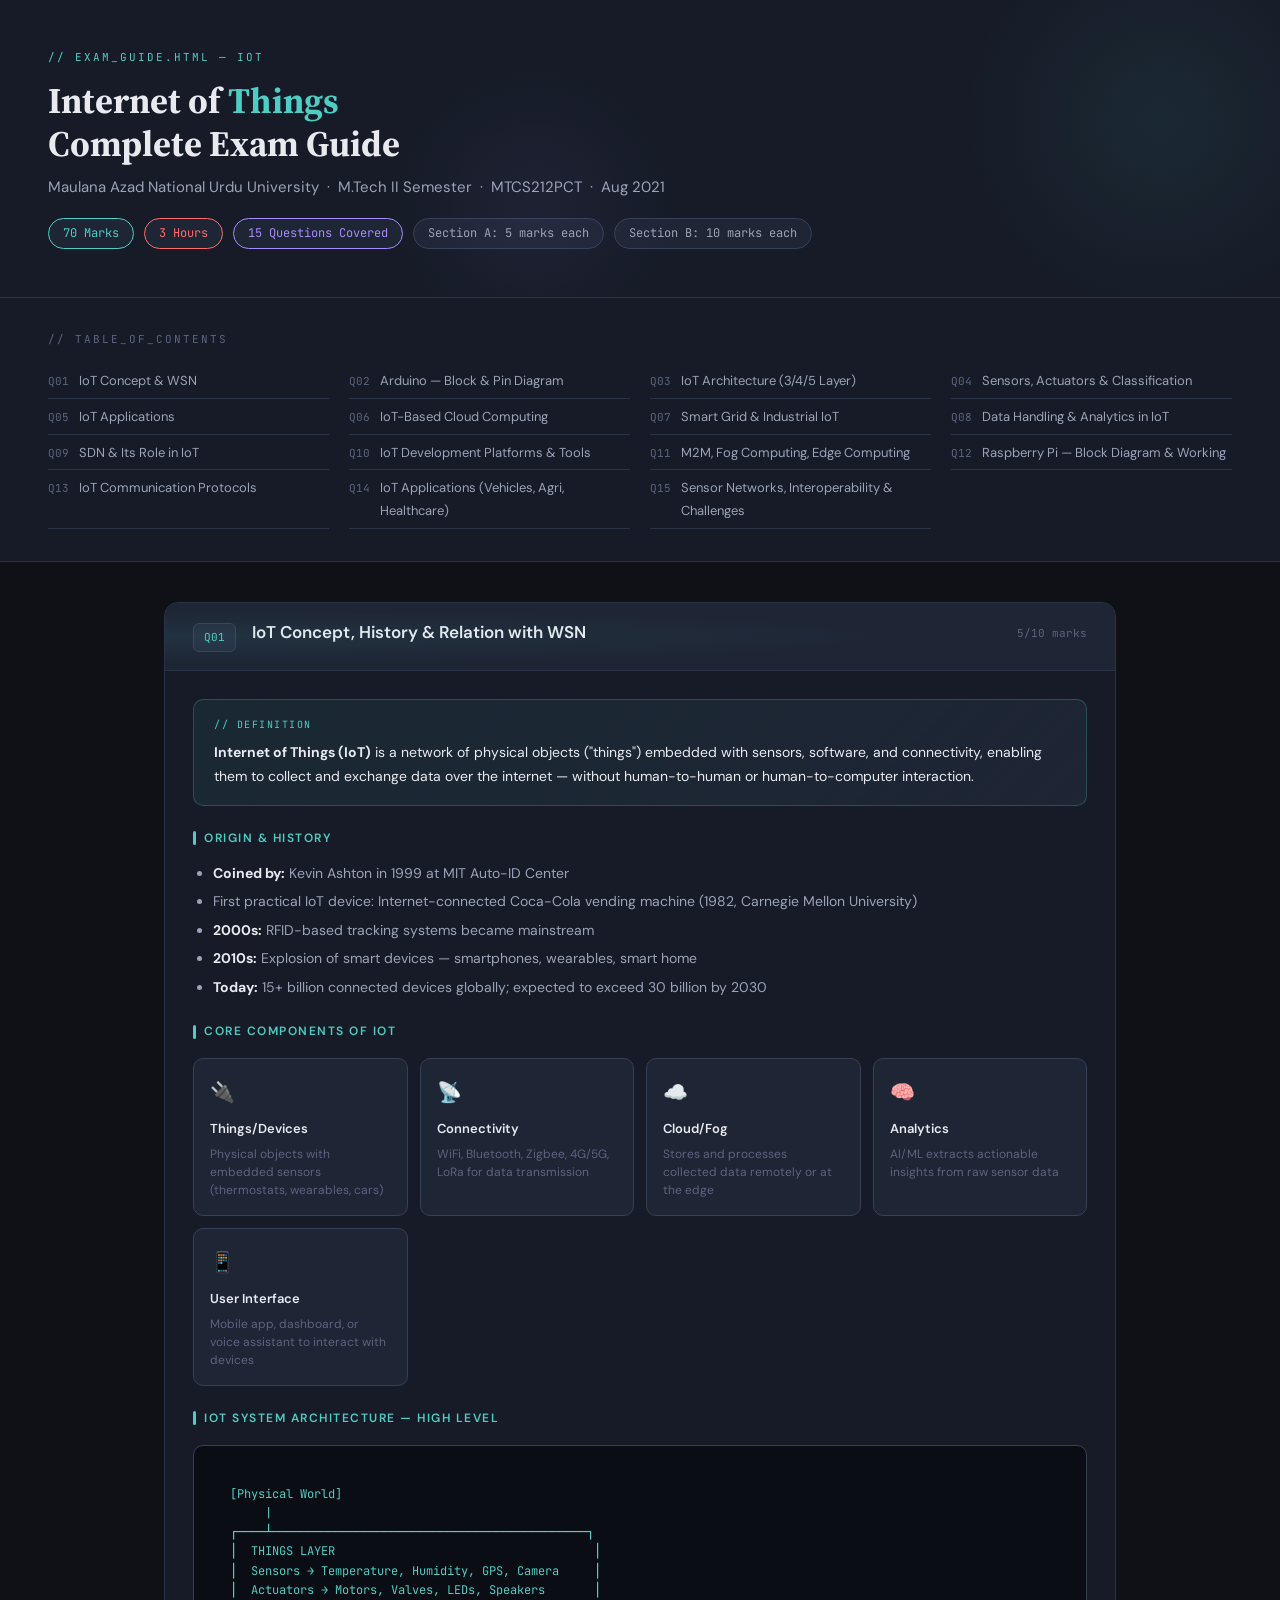
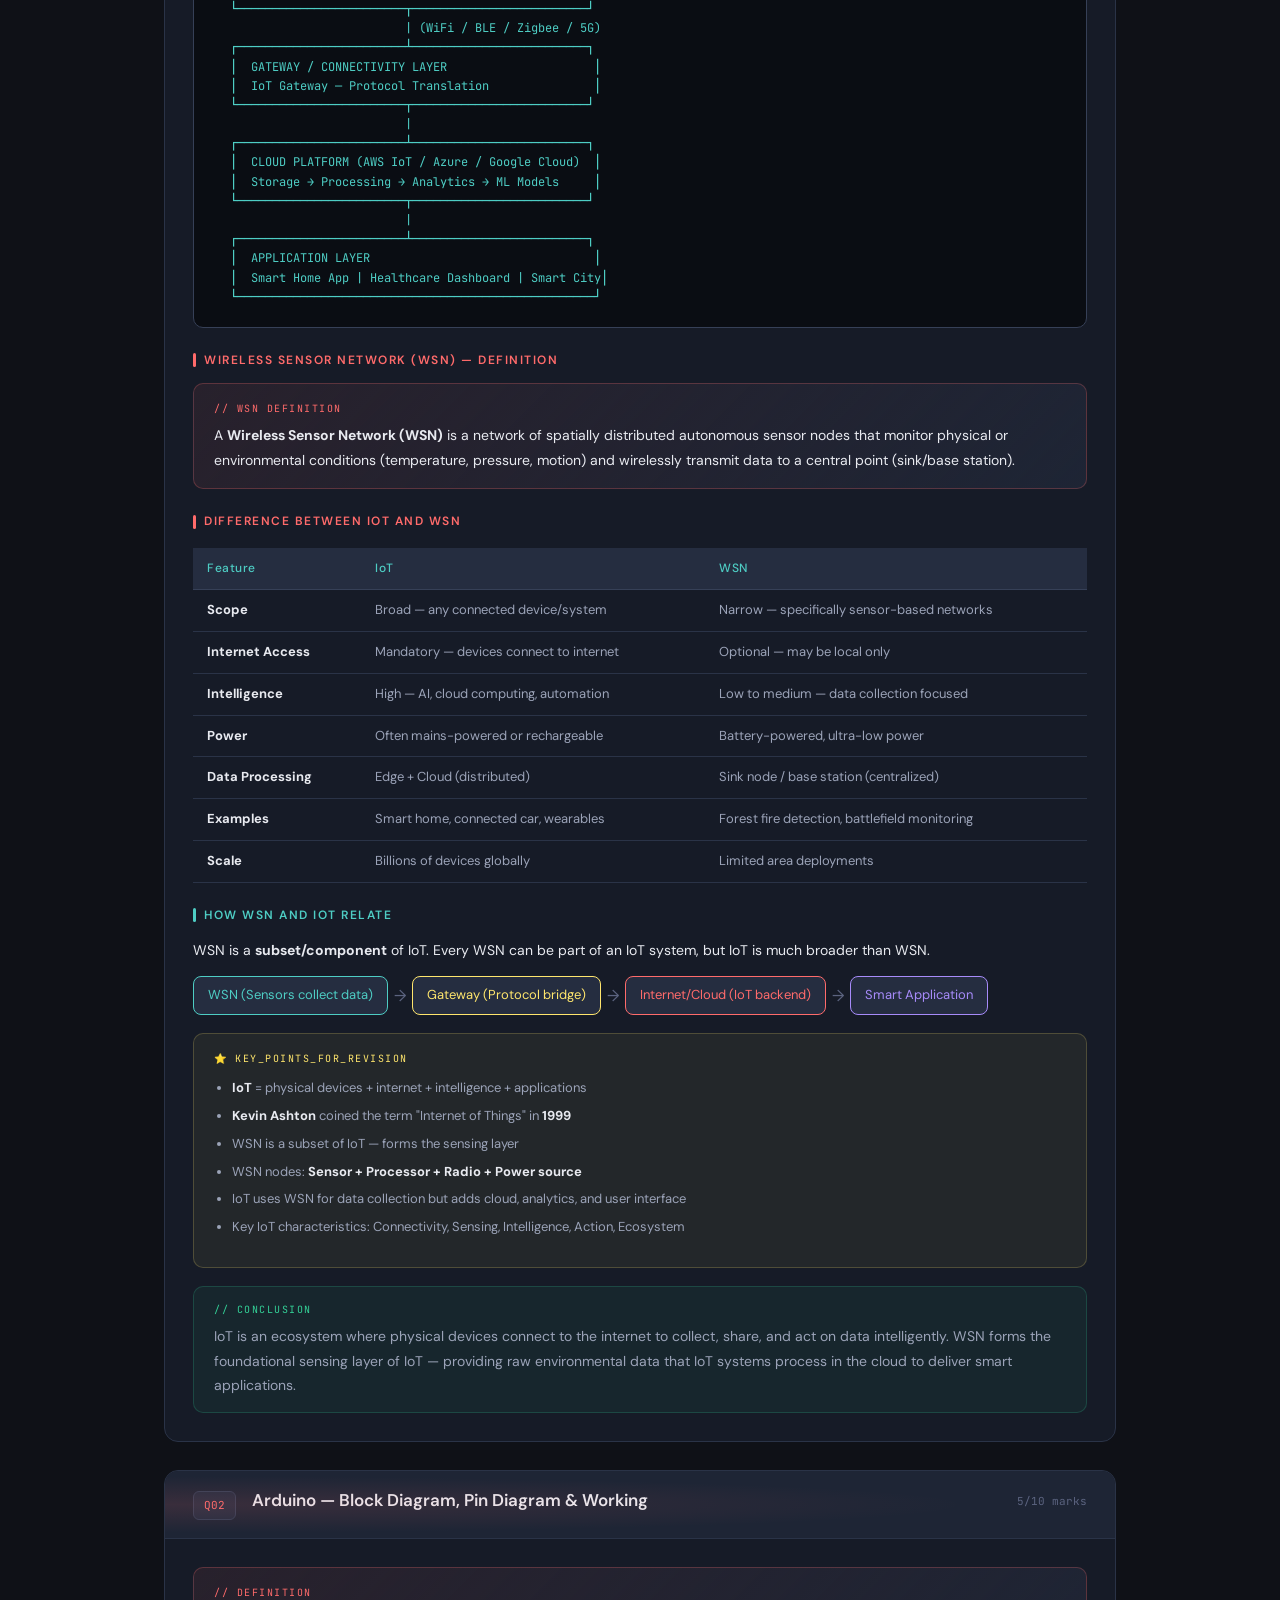
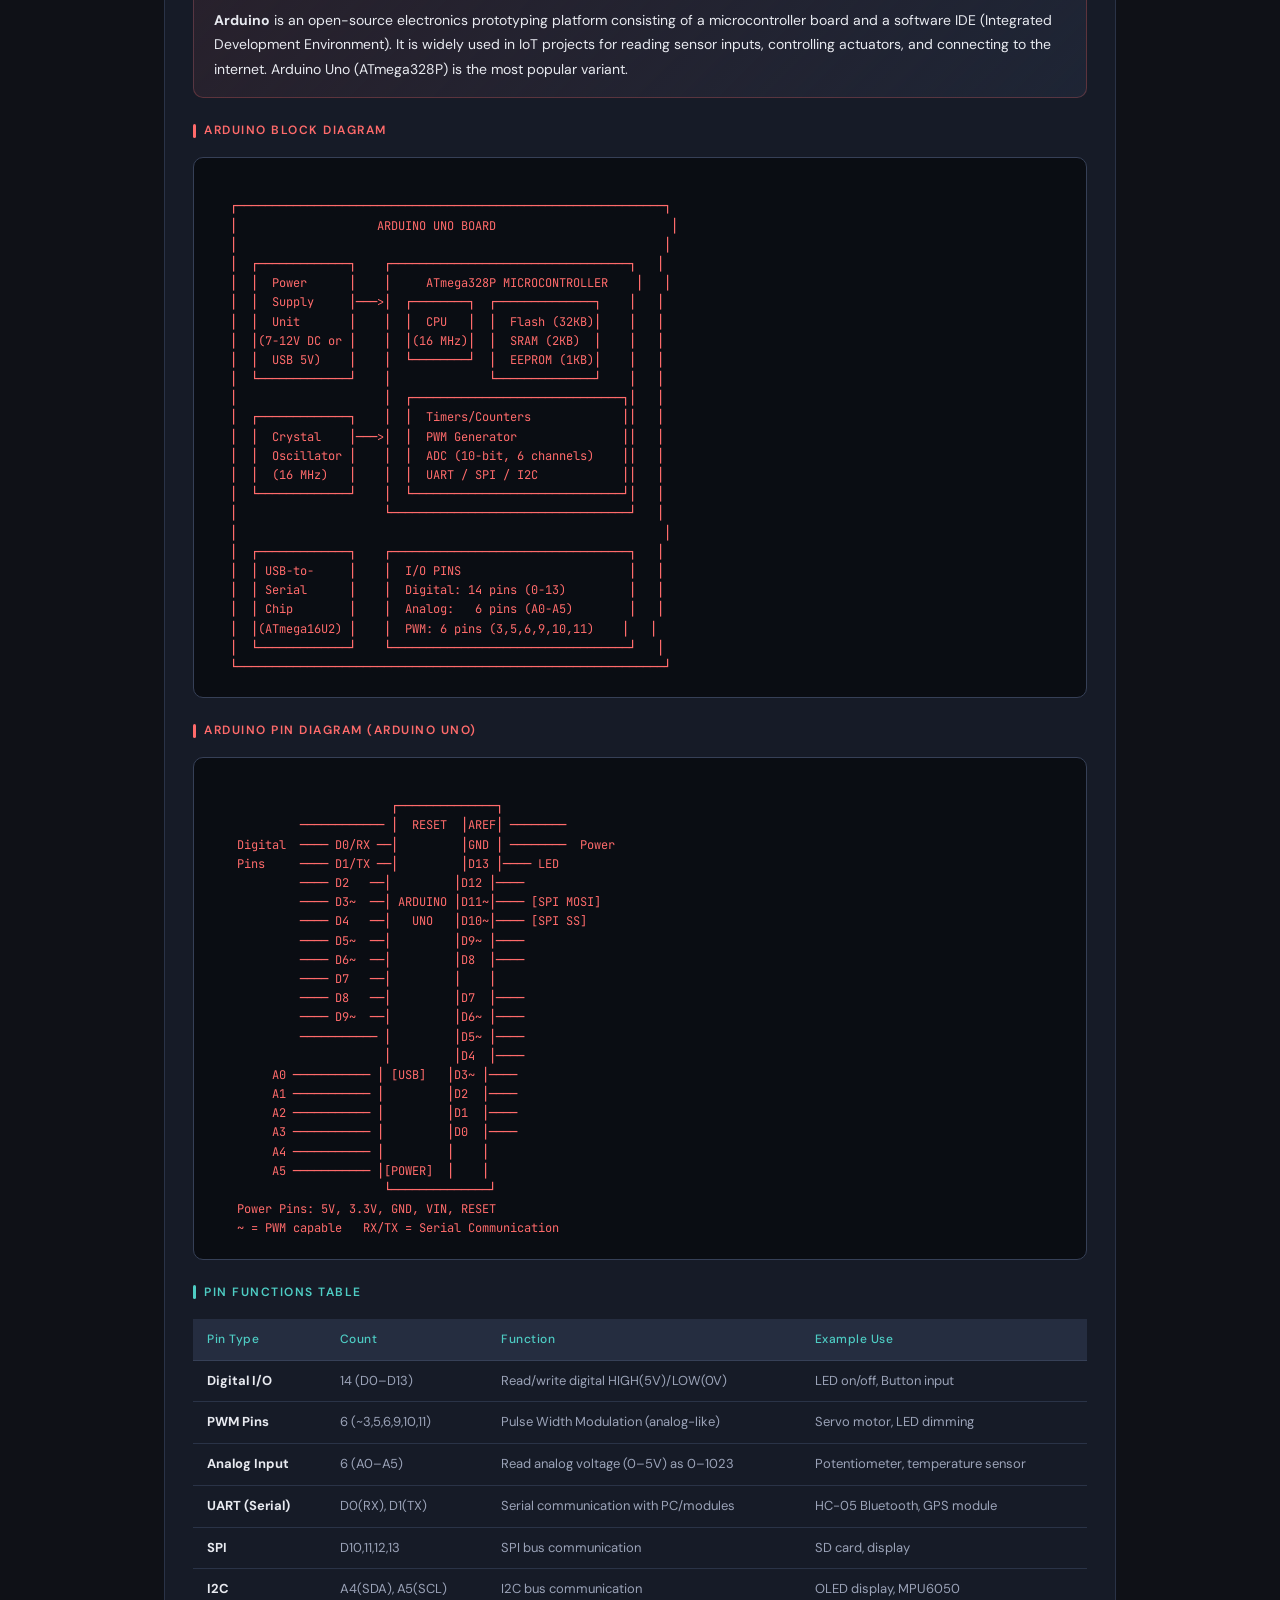
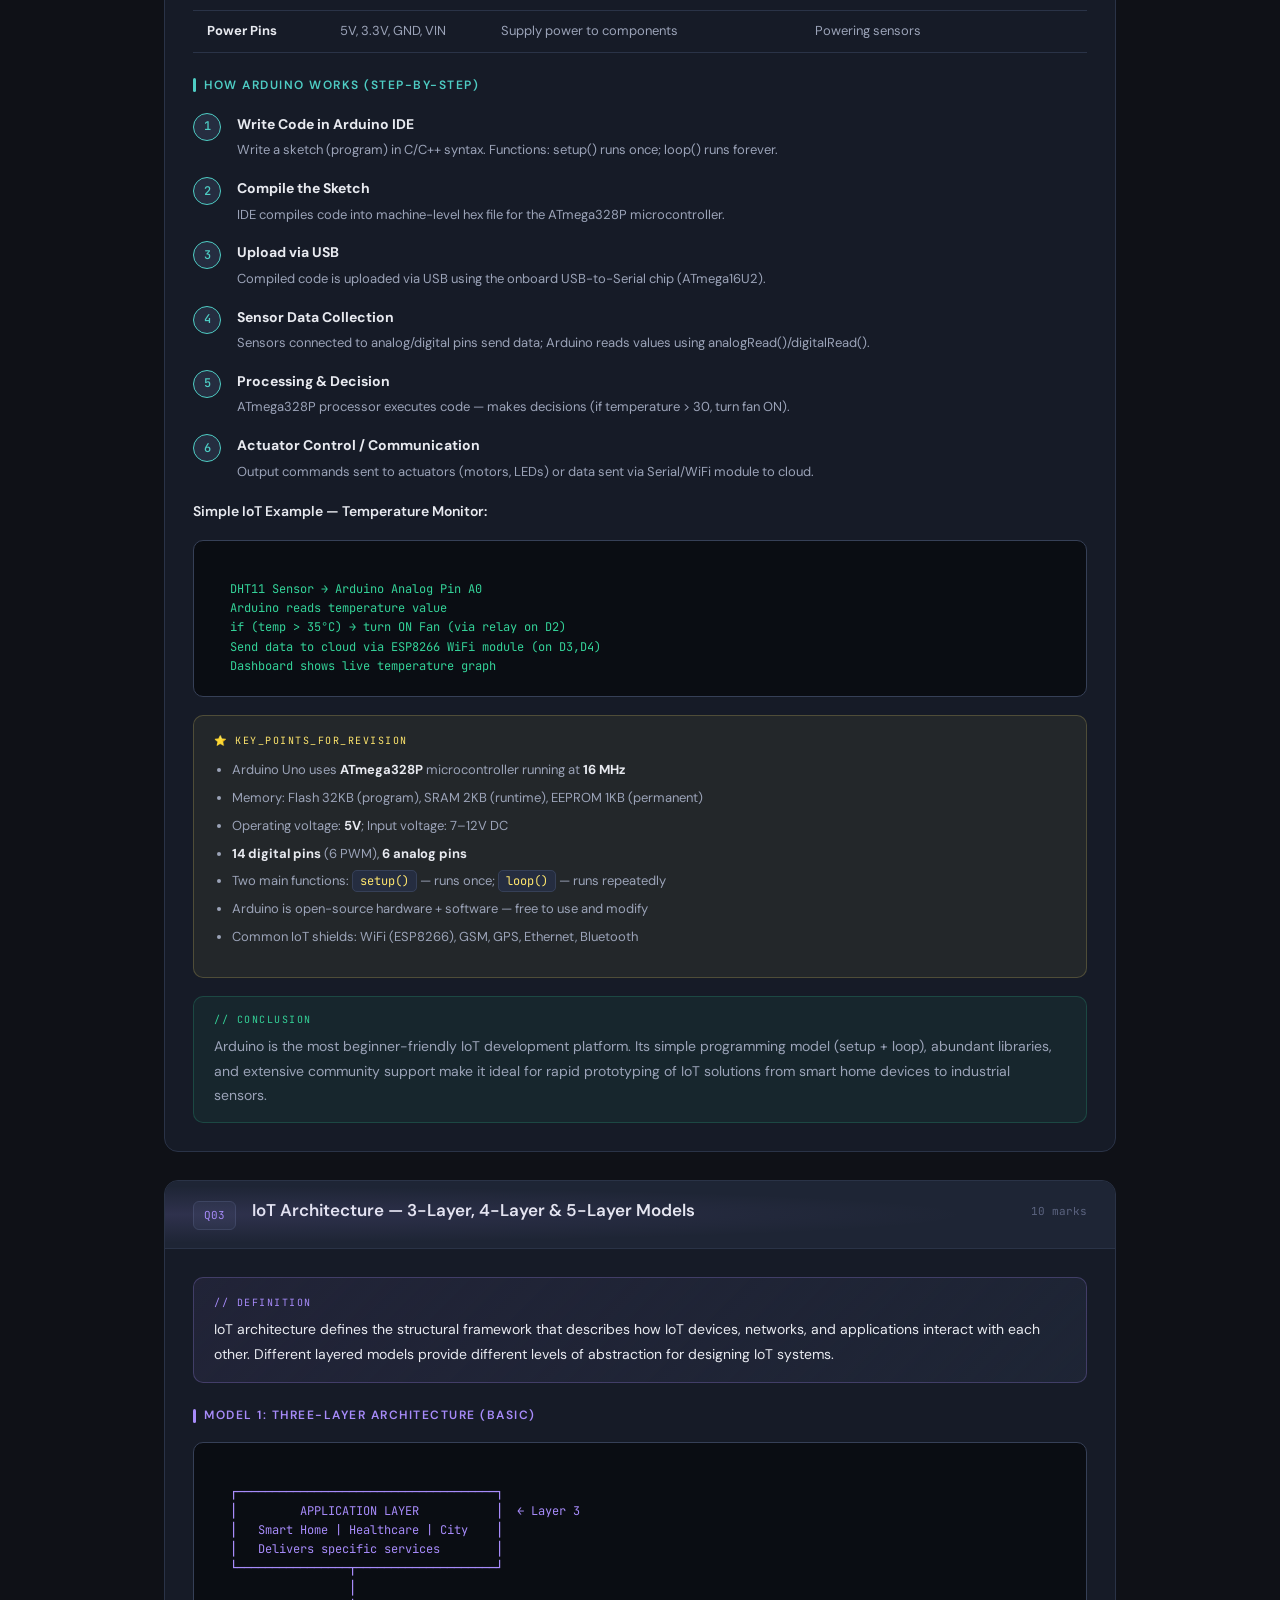
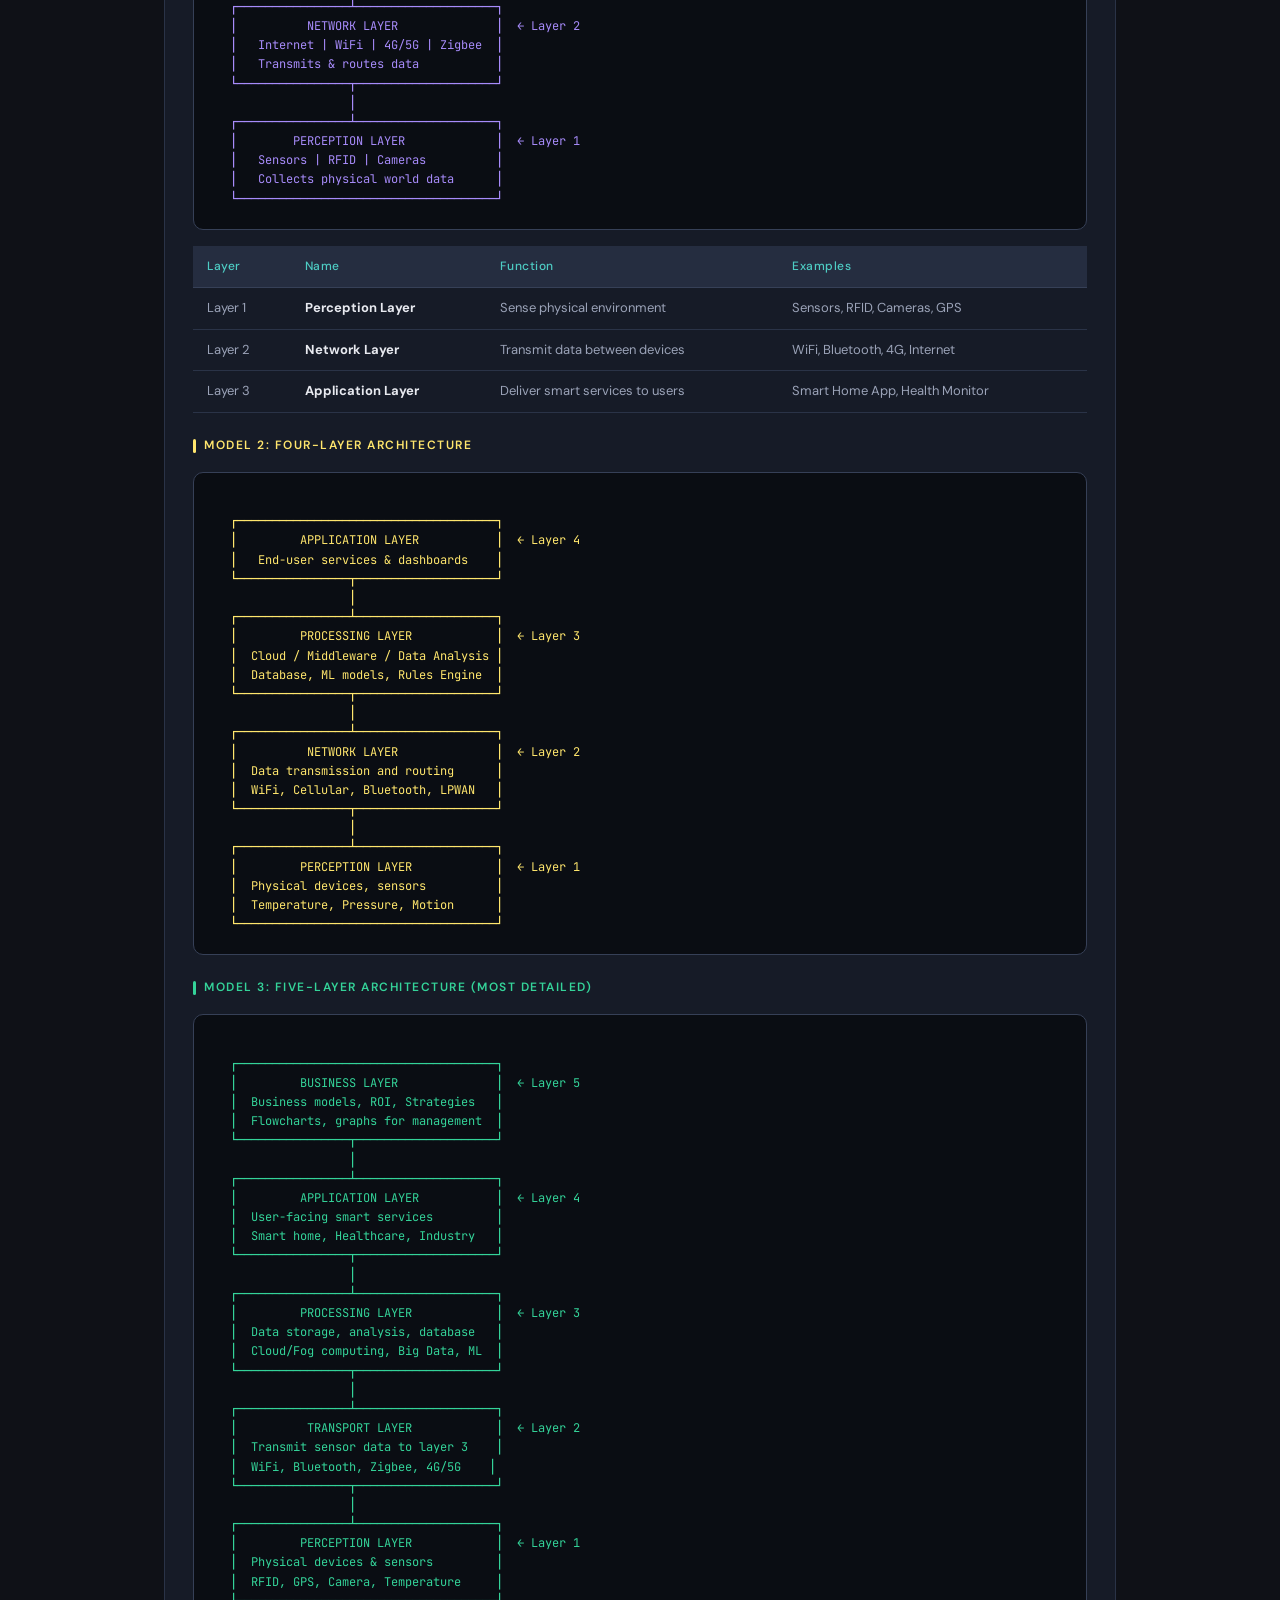
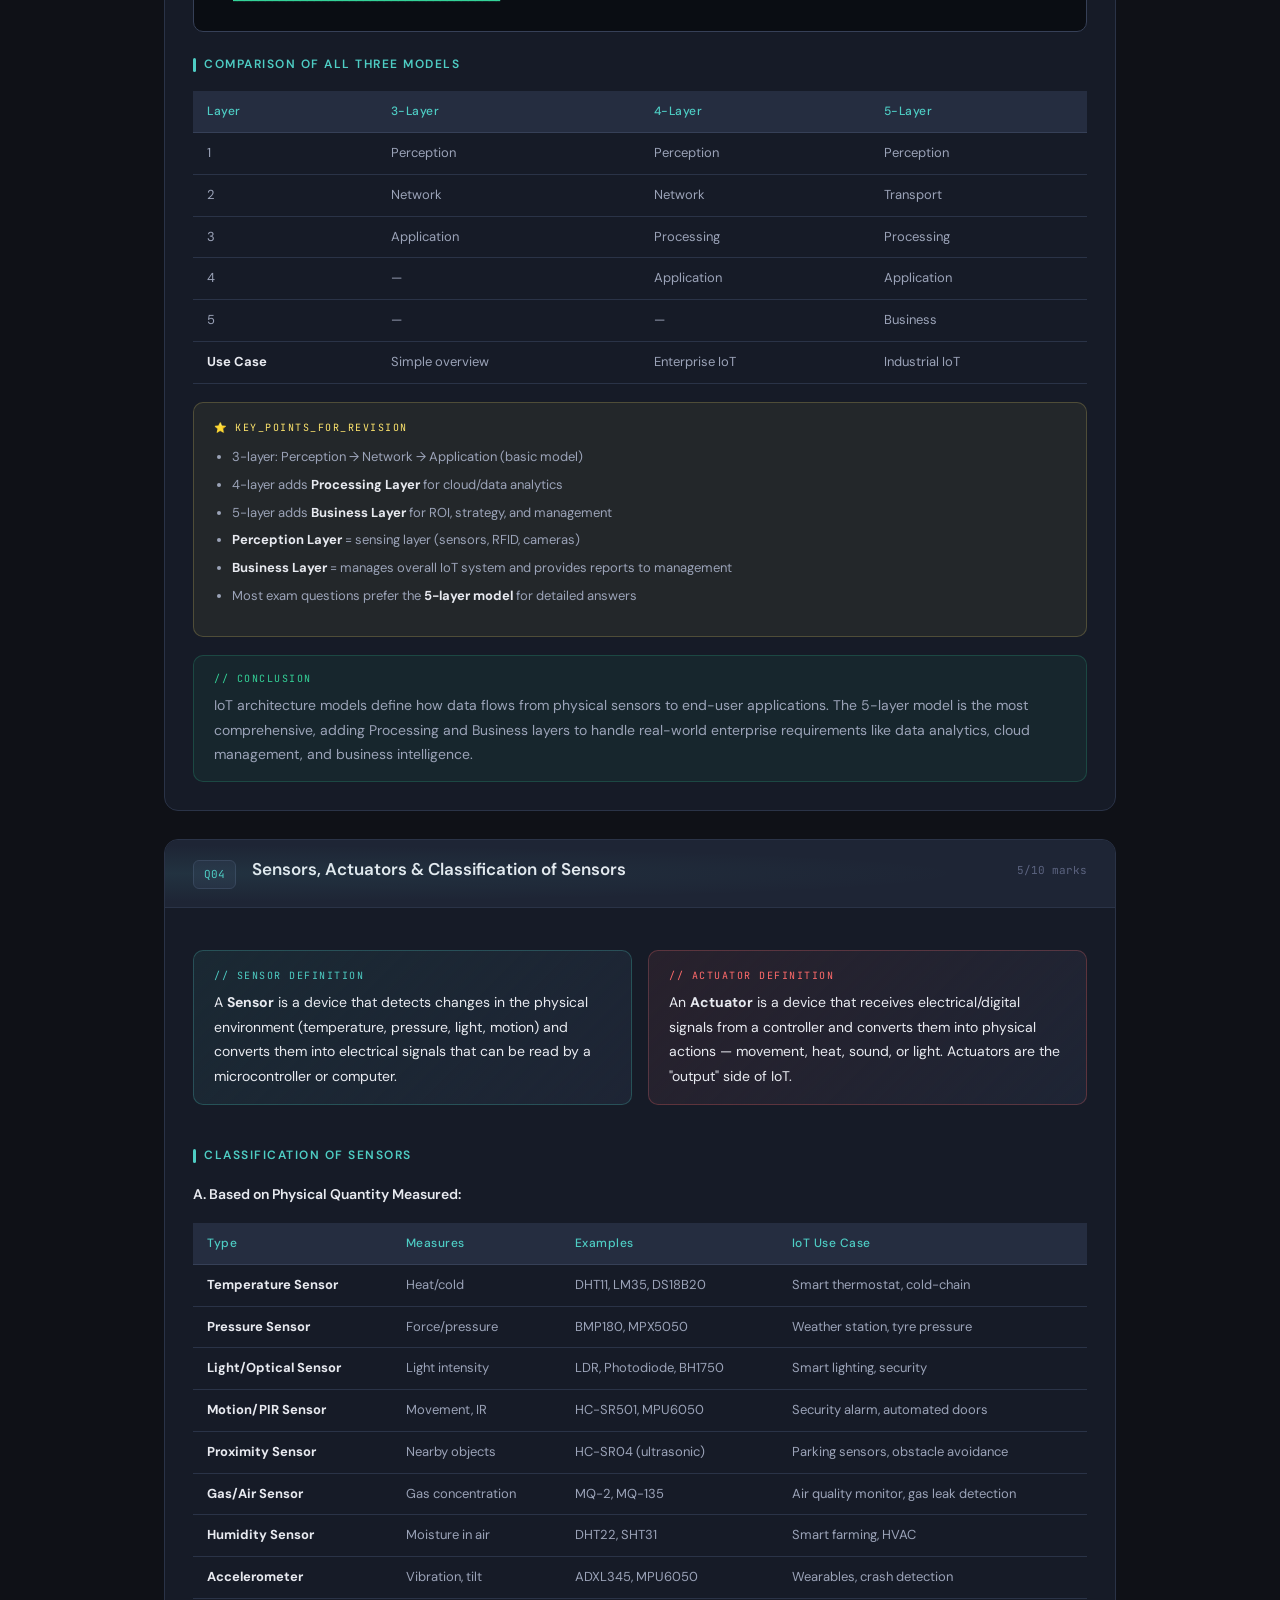
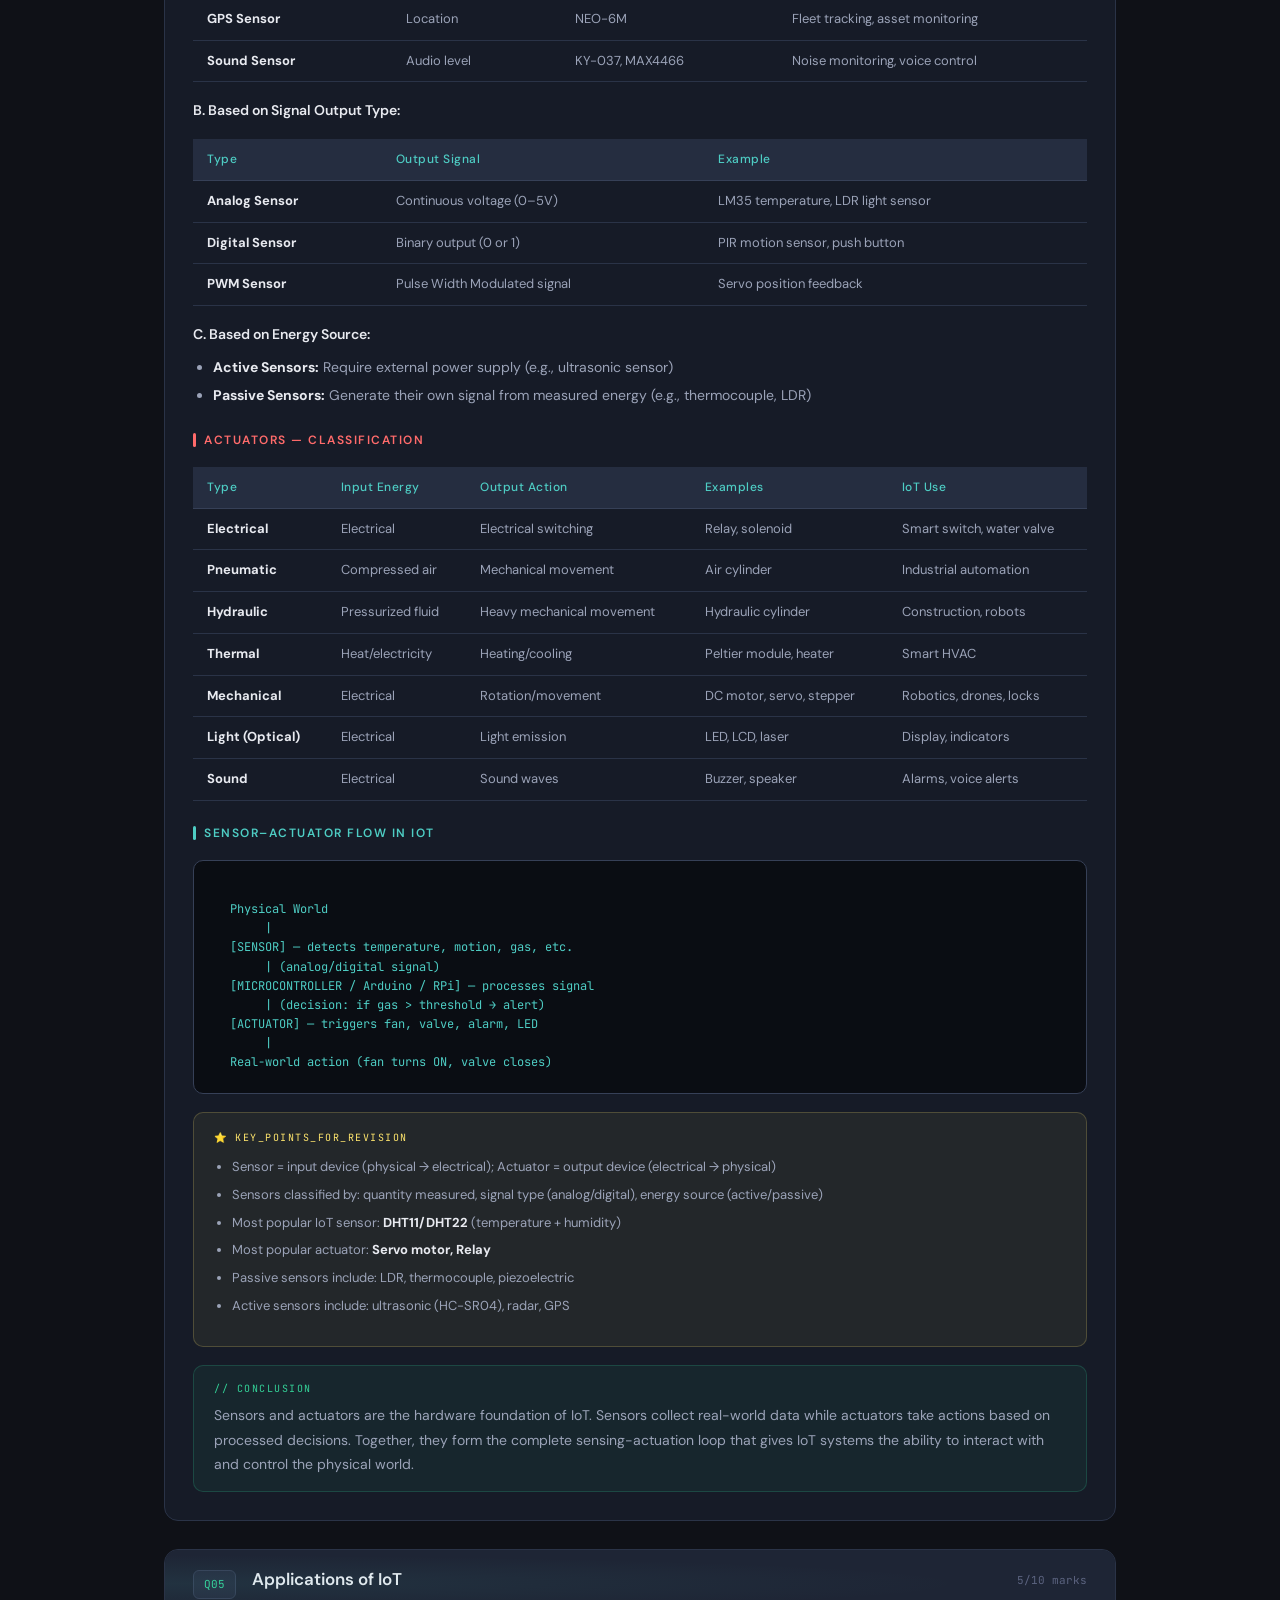
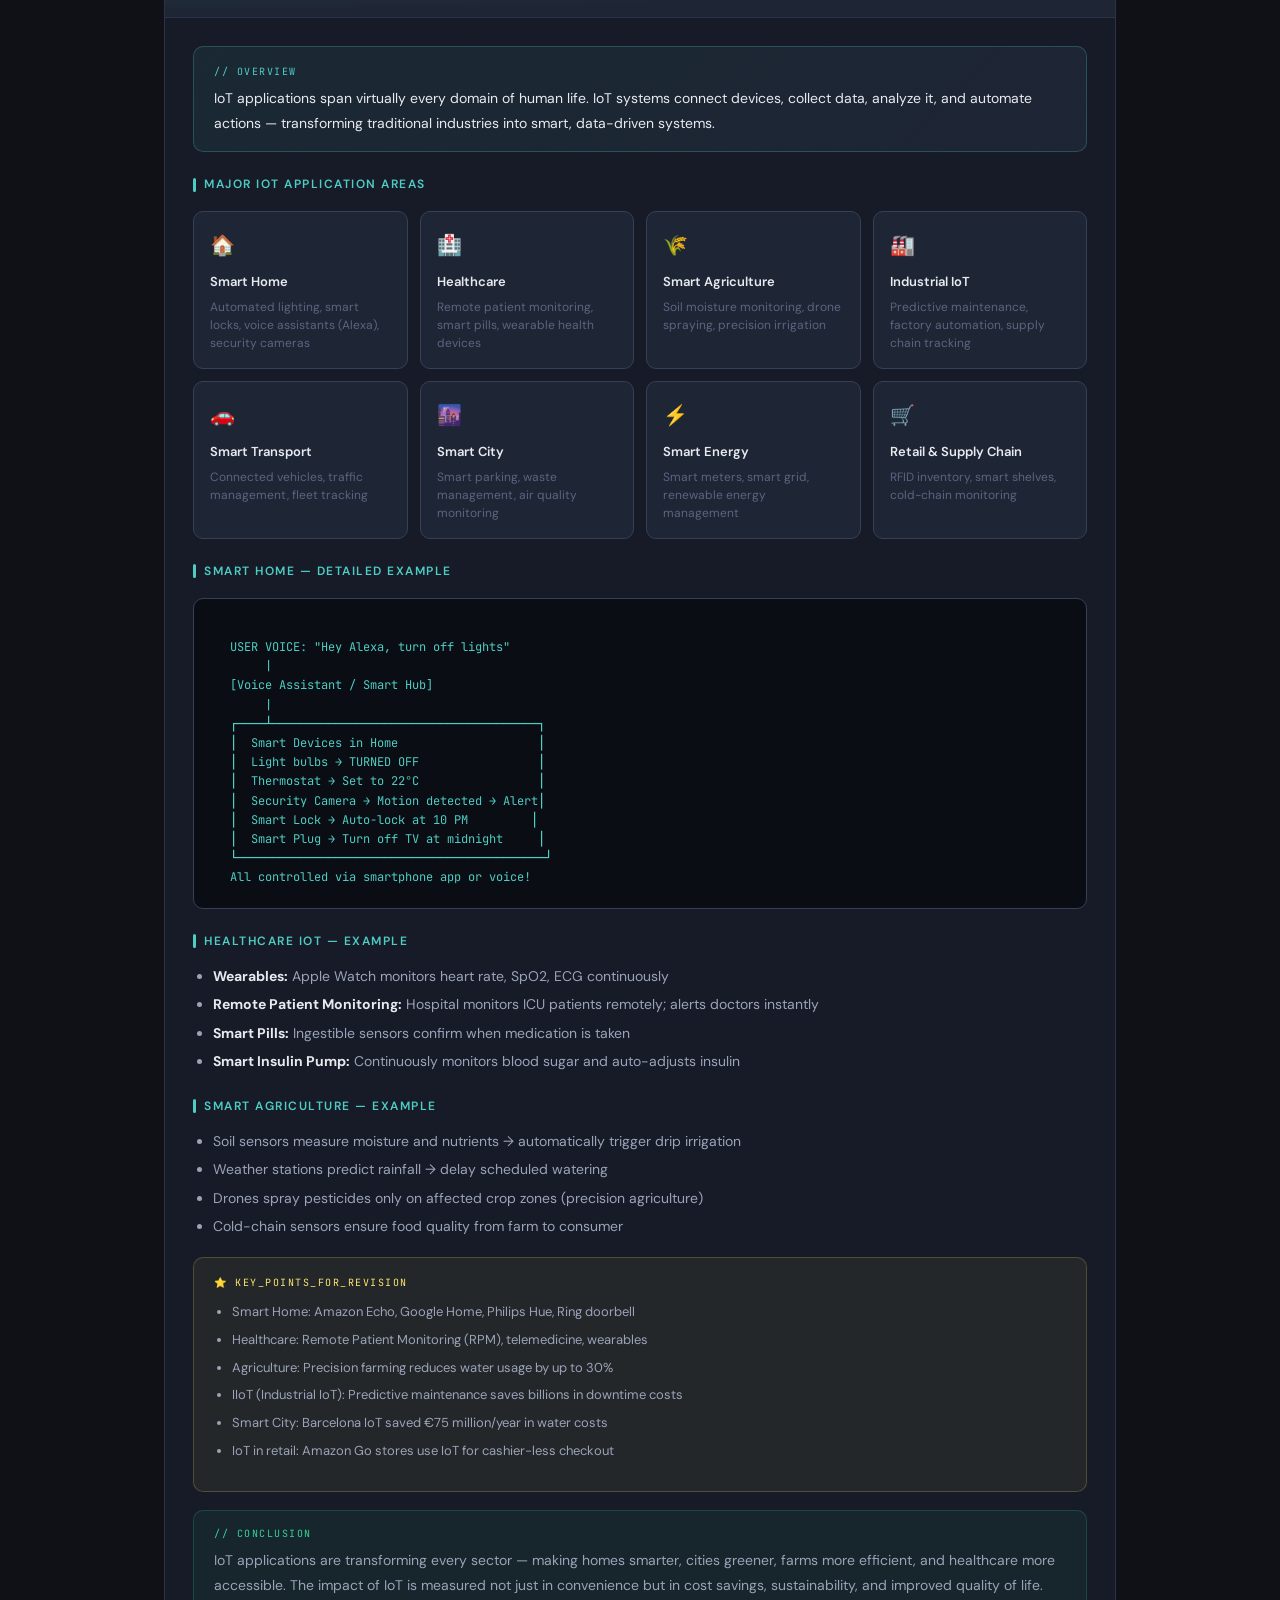
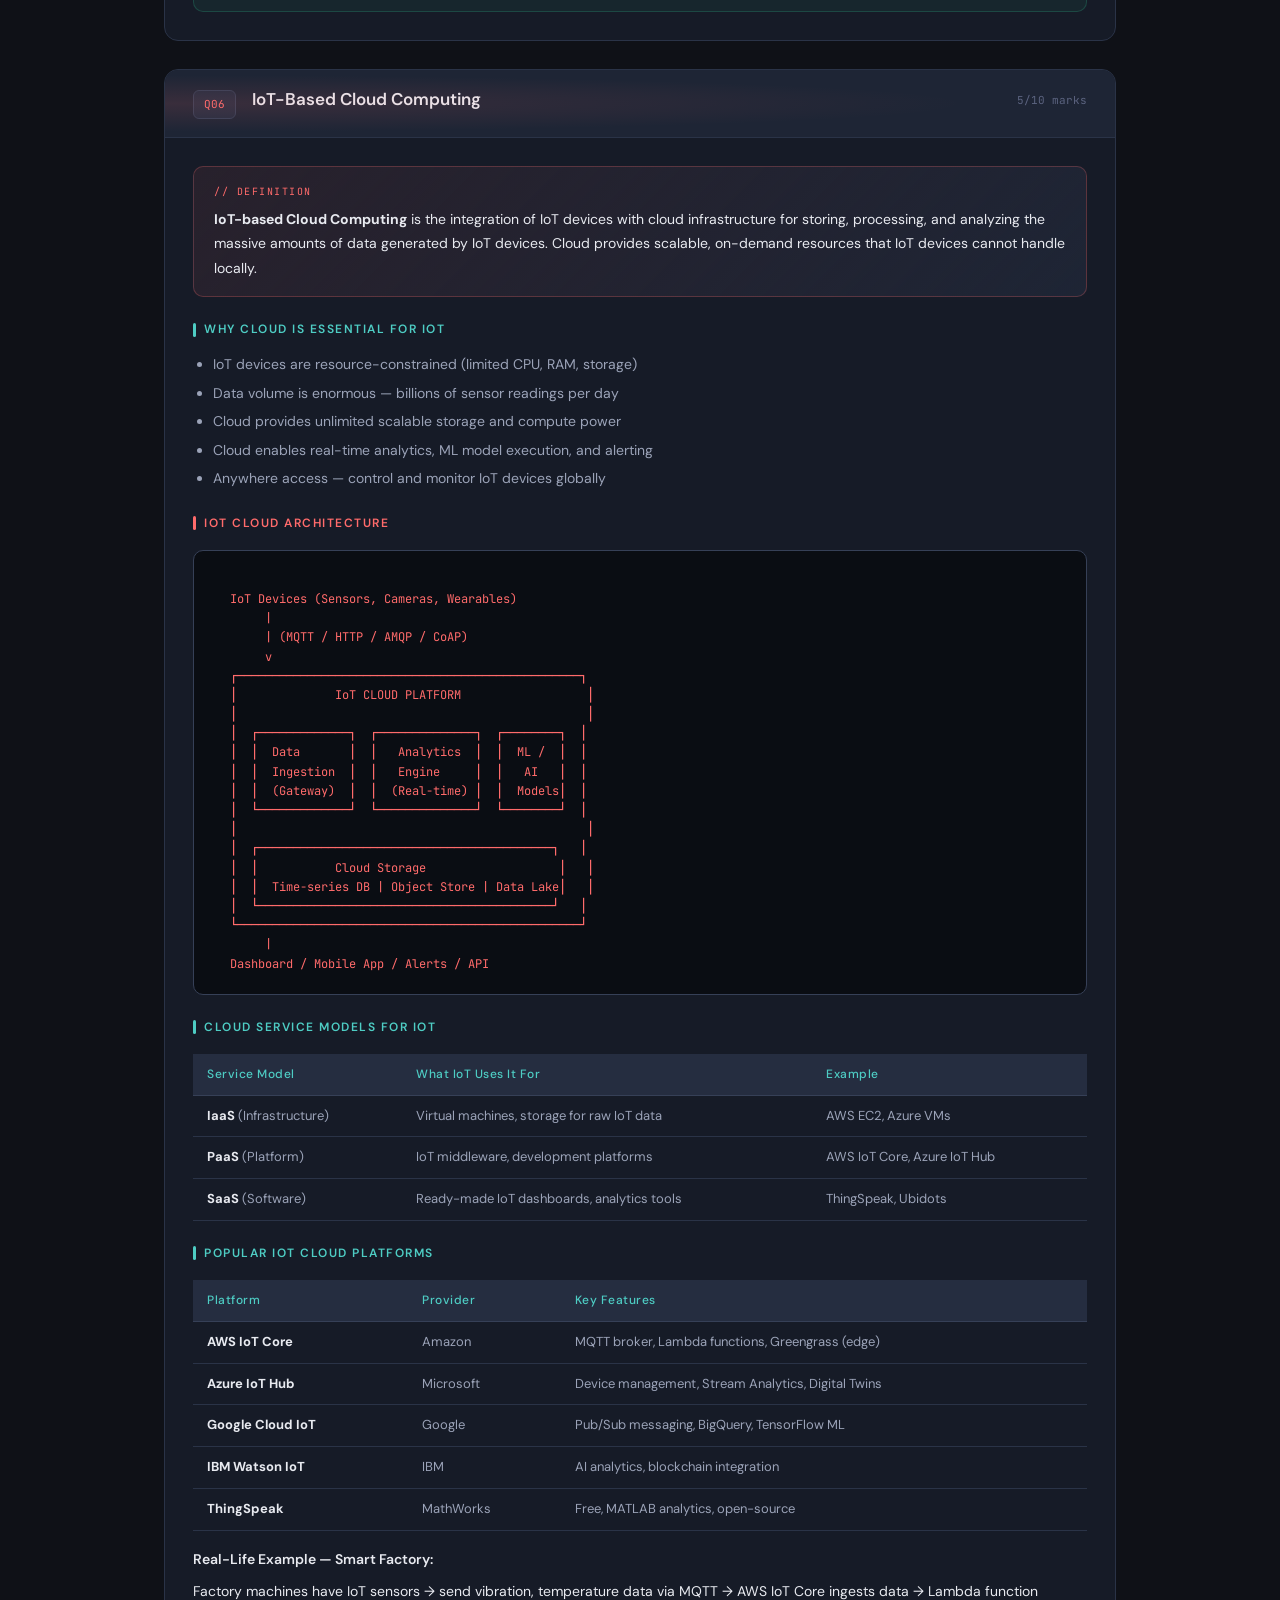
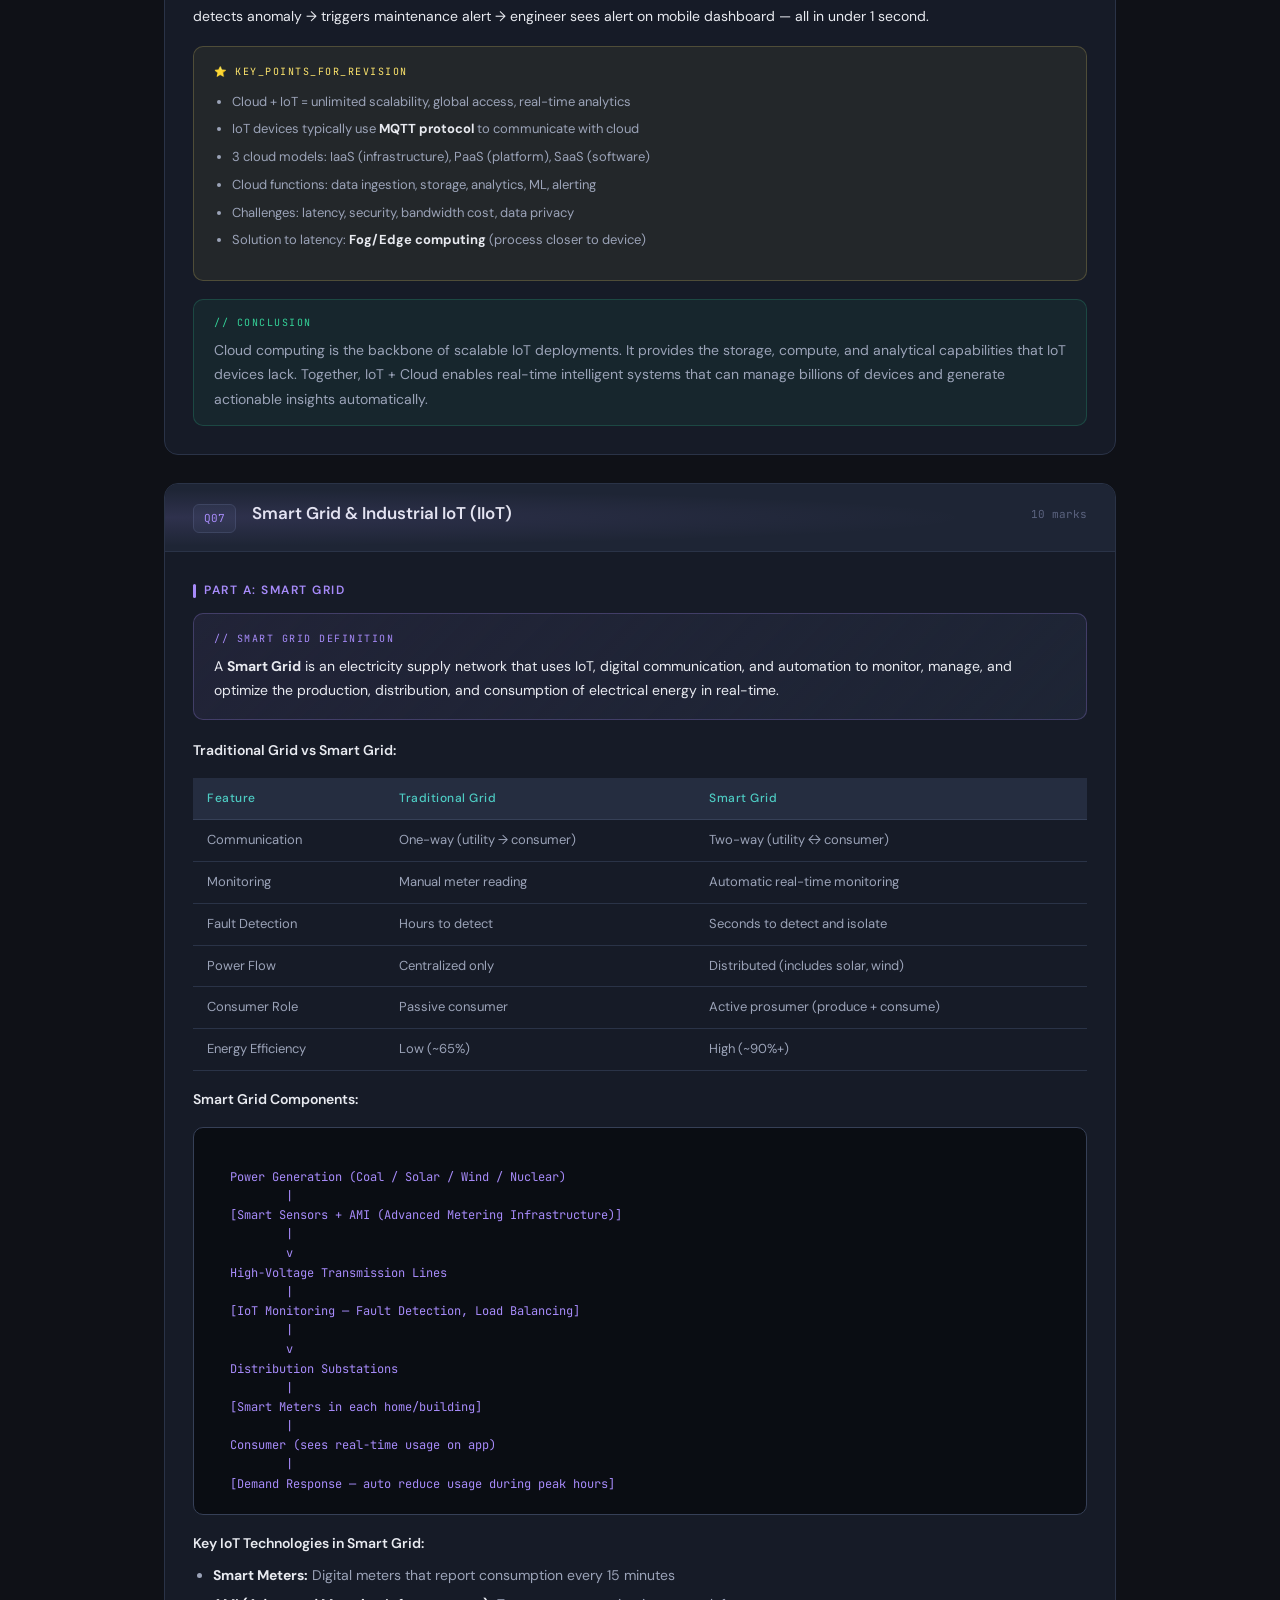
<file: Internet_of_Things/MTCS212PCT- Internet of Things - 2021.html>
<!DOCTYPE html>
<html lang="en">
<head>
<meta charset="UTF-8">
<meta name="viewport" content="width=device-width, initial-scale=1.0">
<title>IoT Complete Exam Guide — MTCS212PCT</title>
<style>
  @import url('https://fonts.googleapis.com/css2?family=Source+Serif+4:wght@400;600;700&family=DM+Sans:wght@400;500;600&family=JetBrains+Mono:wght@400;500&display=swap');

  :root {
    --bg: #0F1117;
    --surface: #161B27;
    --surface2: #1E2535;
    --surface3: #252D40;
    --border: #2A3347;
    --border2: #364057;
    --text: #E8EAF0;
    --text2: #9BA3B8;
    --text3: #5C6480;
    --accent: #4ECDC4;
    --accent2: #FF6B6B;
    --accent3: #FFE66D;
    --accent4: #A78BFA;
    --accent5: #34D399;
    --glow-teal: rgba(78,205,196,0.15);
    --glow-red: rgba(255,107,107,0.12);
    --glow-purple: rgba(167,139,250,0.12);
  }

  * { box-sizing: border-box; margin: 0; padding: 0; }

  body {
    font-family: 'DM Sans', sans-serif;
    background: var(--bg);
    color: var(--text);
    font-size: 15px;
    line-height: 1.75;
  }

  /* HEADER */
  .header {
    background: var(--surface);
    border-bottom: 1px solid var(--border);
    padding: 48px;
    position: relative;
    overflow: hidden;
  }
  .header::before {
    content: '';
    position: absolute;
    top: -80px; right: -80px;
    width: 400px; height: 400px;
    background: radial-gradient(circle, rgba(78,205,196,0.08) 0%, transparent 70%);
    pointer-events: none;
  }
  .header::after {
    content: '';
    position: absolute;
    bottom: -60px; left: 30%;
    width: 300px; height: 300px;
    background: radial-gradient(circle, rgba(167,139,250,0.06) 0%, transparent 70%);
    pointer-events: none;
  }
  .header-label {
    font-family: 'JetBrains Mono', monospace;
    font-size: 11px;
    color: var(--accent);
    letter-spacing: 2px;
    text-transform: uppercase;
    margin-bottom: 12px;
  }
  .header h1 {
    font-family: 'Source Serif 4', serif;
    font-size: 36px;
    font-weight: 700;
    color: var(--text);
    margin-bottom: 8px;
    line-height: 1.2;
  }
  .header h1 span { color: var(--accent); }
  .header p { color: var(--text2); font-size: 15px; }
  .badges { display: flex; gap: 10px; flex-wrap: wrap; margin-top: 18px; }
  .badge {
    background: var(--surface2);
    border: 1px solid var(--border2);
    color: var(--text2);
    padding: 4px 14px;
    border-radius: 20px;
    font-size: 12px;
    font-family: 'JetBrains Mono', monospace;
  }
  .badge.teal { border-color: var(--accent); color: var(--accent); }
  .badge.red { border-color: var(--accent2); color: var(--accent2); }
  .badge.purple { border-color: var(--accent4); color: var(--accent4); }

  /* TOC */
  .toc {
    background: var(--surface);
    border-bottom: 1px solid var(--border);
    padding: 32px 48px;
  }
  .toc-label {
    font-family: 'JetBrains Mono', monospace;
    font-size: 11px;
    color: var(--text3);
    letter-spacing: 2px;
    text-transform: uppercase;
    margin-bottom: 16px;
  }
  .toc-grid {
    display: grid;
    grid-template-columns: repeat(auto-fill, minmax(280px, 1fr));
    gap: 2px 20px;
  }
  .toc a {
    text-decoration: none;
    color: var(--text2);
    font-size: 13px;
    padding: 5px 0;
    border-bottom: 1px solid var(--border);
    display: flex;
    gap: 10px;
    transition: color 0.2s;
  }
  .toc a:hover { color: var(--accent); }
  .toc a .qn {
    font-family: 'JetBrains Mono', monospace;
    font-size: 11px;
    color: var(--text3);
    flex-shrink: 0;
    padding-top: 2px;
  }

  /* MAIN */
  .main { max-width: 1000px; margin: 0 auto; padding: 40px 24px 80px; }

  /* SECTION CARD */
  .section {
    background: var(--surface);
    border: 1px solid var(--border);
    border-radius: 14px;
    margin-bottom: 28px;
    overflow: hidden;
  }

  .section-header {
    padding: 18px 28px;
    display: flex;
    align-items: flex-start;
    gap: 16px;
    border-bottom: 1px solid var(--border);
    background: var(--surface2);
    position: relative;
    overflow: hidden;
  }
  .section-header::after {
    content: '';
    position: absolute;
    inset: 0;
    background: radial-gradient(ellipse at left center, var(--glow-color, rgba(78,205,196,0.08)) 0%, transparent 60%);
    pointer-events: none;
  }
  .section-header.red { --glow-color: var(--glow-red); }
  .section-header.purple { --glow-color: var(--glow-purple); }

  .qnum {
    font-family: 'JetBrains Mono', monospace;
    font-size: 11px;
    color: var(--accent);
    background: var(--surface3);
    border: 1px solid var(--border2);
    padding: 4px 10px;
    border-radius: 6px;
    flex-shrink: 0;
    margin-top: 2px;
  }
  .qnum.red { color: var(--accent2); }
  .qnum.purple { color: var(--accent4); }
  .qnum.yellow { color: var(--accent3); }
  .qnum.green { color: var(--accent5); }

  .section-header h2 {
    font-size: 17px;
    font-weight: 600;
    color: var(--text);
    line-height: 1.3;
  }
  .marks-tag {
    margin-left: auto;
    font-family: 'JetBrains Mono', monospace;
    font-size: 11px;
    color: var(--text3);
    flex-shrink: 0;
    padding-top: 3px;
  }

  .section-body { padding: 28px; }

  h3 {
    font-size: 12px;
    font-weight: 600;
    text-transform: uppercase;
    letter-spacing: 1.5px;
    color: var(--accent);
    margin: 22px 0 12px;
    display: flex;
    align-items: center;
    gap: 8px;
  }
  h3::before {
    content: '';
    display: block;
    width: 3px;
    height: 14px;
    background: var(--accent);
    border-radius: 2px;
    flex-shrink: 0;
  }
  h3.red { color: var(--accent2); }
  h3.red::before { background: var(--accent2); }
  h3.purple { color: var(--accent4); }
  h3.purple::before { background: var(--accent4); }
  h3.yellow { color: var(--accent3); }
  h3.yellow::before { background: var(--accent3); }
  h3.green { color: var(--accent5); }
  h3.green::before { background: var(--accent5); }
  h3:first-child { margin-top: 0; }

  h4 {
    font-size: 14px;
    font-weight: 600;
    color: var(--text);
    margin: 16px 0 8px;
  }

  p { margin-bottom: 12px; color: var(--text); font-size: 14px; }

  /* DEF BOX */
  .def-box {
    background: linear-gradient(135deg, rgba(78,205,196,0.08) 0%, var(--surface2) 100%);
    border: 1px solid rgba(78,205,196,0.25);
    border-radius: 10px;
    padding: 16px 20px;
    margin-bottom: 18px;
  }
  .def-box .def-label {
    font-family: 'JetBrains Mono', monospace;
    font-size: 10px;
    letter-spacing: 1.5px;
    color: var(--accent);
    text-transform: uppercase;
    margin-bottom: 6px;
  }
  .def-box.red {
    background: linear-gradient(135deg, rgba(255,107,107,0.08) 0%, var(--surface2) 100%);
    border-color: rgba(255,107,107,0.25);
  }
  .def-box.red .def-label { color: var(--accent2); }
  .def-box.purple {
    background: linear-gradient(135deg, rgba(167,139,250,0.08) 0%, var(--surface2) 100%);
    border-color: rgba(167,139,250,0.25);
  }
  .def-box.purple .def-label { color: var(--accent4); }

  /* KEY POINTS */
  .key-box {
    background: rgba(255,230,109,0.06);
    border: 1px solid rgba(255,230,109,0.2);
    border-radius: 10px;
    padding: 16px 20px;
    margin: 18px 0;
  }
  .key-box .key-label {
    font-family: 'JetBrains Mono', monospace;
    font-size: 10px;
    letter-spacing: 1.5px;
    color: var(--accent3);
    text-transform: uppercase;
    margin-bottom: 10px;
  }
  .key-box ul { padding-left: 18px; }
  .key-box li { color: var(--text2); font-size: 13px; margin-bottom: 5px; }
  .key-box li strong { color: var(--text); }

  /* CONCLUSION */
  .conclusion {
    background: rgba(52,211,153,0.06);
    border: 1px solid rgba(52,211,153,0.2);
    border-radius: 10px;
    padding: 14px 20px;
    margin-top: 18px;
  }
  .conclusion .con-label {
    font-family: 'JetBrains Mono', monospace;
    font-size: 10px;
    letter-spacing: 1.5px;
    color: var(--accent5);
    text-transform: uppercase;
    margin-bottom: 6px;
  }
  .conclusion p { color: var(--text2); font-size: 14px; margin: 0; }

  /* DIAGRAM */
  .diagram {
    background: #0A0D13;
    border: 1px solid var(--border2);
    border-radius: 10px;
    padding: 20px 22px;
    margin: 16px 0;
    font-family: 'JetBrains Mono', monospace;
    font-size: 12px;
    color: var(--accent);
    overflow-x: auto;
    white-space: pre;
    line-height: 1.6;
  }
  .diagram.red { color: var(--accent2); }
  .diagram.purple { color: var(--accent4); }
  .diagram.yellow { color: var(--accent3); }
  .diagram.green { color: var(--accent5); }
  .diagram .dim { color: var(--text3); }
  .diagram .hi { color: var(--accent3); }
  .diagram .hi2 { color: var(--accent2); }
  .diagram .hi3 { color: var(--accent4); }

  /* TABLE */
  .table-wrap { overflow-x: auto; margin: 16px 0; }
  table { width: 100%; border-collapse: collapse; font-size: 13px; }
  th {
    background: var(--surface3);
    color: var(--accent);
    padding: 10px 14px;
    text-align: left;
    font-weight: 500;
    font-size: 12px;
    letter-spacing: 0.5px;
    border-bottom: 1px solid var(--border2);
  }
  td {
    padding: 9px 14px;
    border-bottom: 1px solid var(--border);
    color: var(--text2);
    font-size: 13px;
    vertical-align: top;
  }
  td strong { color: var(--text); }
  tr:hover td { background: var(--surface2); }

  /* STEPS */
  .steps { margin: 16px 0; }
  .step {
    display: flex;
    gap: 16px;
    margin-bottom: 14px;
    align-items: flex-start;
  }
  .step-num {
    background: var(--surface3);
    border: 1px solid var(--accent);
    color: var(--accent);
    width: 28px; height: 28px;
    border-radius: 50%;
    display: flex; align-items: center; justify-content: center;
    font-family: 'JetBrains Mono', monospace;
    font-size: 12px;
    font-weight: 500;
    flex-shrink: 0;
    margin-top: 1px;
  }
  .step-content strong { display: block; color: var(--text); font-size: 14px; margin-bottom: 3px; }
  .step-content p { color: var(--text2); font-size: 13px; margin: 0; }

  /* FLOW */
  .flow {
    display: flex;
    flex-wrap: wrap;
    align-items: center;
    gap: 6px;
    margin: 14px 0;
  }
  .flow-box {
    background: var(--surface3);
    border: 1px solid var(--border2);
    border-radius: 8px;
    padding: 7px 14px;
    font-size: 13px;
    color: var(--text);
  }
  .flow-box.teal { border-color: var(--accent); color: var(--accent); }
  .flow-box.red { border-color: var(--accent2); color: var(--accent2); }
  .flow-box.yellow { border-color: var(--accent3); color: var(--accent3); }
  .flow-box.purple { border-color: var(--accent4); color: var(--accent4); }
  .flow-box.green { border-color: var(--accent5); color: var(--accent5); }
  .flow-arrow { color: var(--text3); font-size: 16px; }

  /* GRID CARDS */
  .card-grid {
    display: grid;
    grid-template-columns: repeat(auto-fill, minmax(200px, 1fr));
    gap: 12px;
    margin: 16px 0;
  }
  .card {
    background: var(--surface2);
    border: 1px solid var(--border2);
    border-radius: 10px;
    padding: 16px;
  }
  .card .card-icon { font-size: 20px; margin-bottom: 8px; }
  .card .card-title { font-size: 13px; font-weight: 600; color: var(--text); margin-bottom: 4px; }
  .card .card-desc { font-size: 12px; color: var(--text3); line-height: 1.5; }

  ul, ol { padding-left: 20px; margin-bottom: 12px; }
  li { color: var(--text2); font-size: 14px; margin-bottom: 4px; }
  li strong { color: var(--text); }

  code {
    font-family: 'JetBrains Mono', monospace;
    background: var(--surface3);
    border: 1px solid var(--border2);
    padding: 2px 7px;
    border-radius: 5px;
    font-size: 12px;
    color: var(--accent3);
  }

  .inline-tag {
    background: var(--surface3);
    border: 1px solid var(--border2);
    border-radius: 5px;
    padding: 1px 8px;
    font-size: 12px;
    font-family: 'JetBrains Mono', monospace;
    color: var(--accent2);
    display: inline;
  }

  .two-col {
    display: grid;
    grid-template-columns: 1fr 1fr;
    gap: 16px;
    margin: 14px 0;
  }
  @media (max-width: 600px) { .two-col { grid-template-columns: 1fr; } }

  .mini-card {
    background: var(--surface2);
    border: 1px solid var(--border);
    border-radius: 8px;
    padding: 14px;
  }
  .mini-card h4 { margin-top: 0; font-size: 13px; }
  .mini-card ul { margin: 0; }
  .mini-card li { font-size: 12px; }
</style>
</head>
<body>

<div class="header">
  <div class="header-label">// exam_guide.html — IoT</div>
  <h1>Internet of <span>Things</span><br>Complete Exam Guide</h1>
  <p>Maulana Azad National Urdu University &nbsp;·&nbsp; M.Tech II Semester &nbsp;·&nbsp; MTCS212PCT &nbsp;·&nbsp; Aug 2021</p>
  <div class="badges">
    <span class="badge teal">70 Marks</span>
    <span class="badge red">3 Hours</span>
    <span class="badge purple">15 Questions Covered</span>
    <span class="badge">Section A: 5 marks each</span>
    <span class="badge">Section B: 10 marks each</span>
  </div>
</div>

<div class="toc">
  <div class="toc-label">// table_of_contents</div>
  <div class="toc-grid">
    <a href="#q1"><span class="qn">Q01</span> IoT Concept & WSN</a>
    <a href="#q2"><span class="qn">Q02</span> Arduino — Block & Pin Diagram</a>
    <a href="#q3"><span class="qn">Q03</span> IoT Architecture (3/4/5 Layer)</a>
    <a href="#q4"><span class="qn">Q04</span> Sensors, Actuators & Classification</a>
    <a href="#q5"><span class="qn">Q05</span> IoT Applications</a>
    <a href="#q6"><span class="qn">Q06</span> IoT-Based Cloud Computing</a>
    <a href="#q7"><span class="qn">Q07</span> Smart Grid & Industrial IoT</a>
    <a href="#q8"><span class="qn">Q08</span> Data Handling & Analytics in IoT</a>
    <a href="#q9"><span class="qn">Q09</span> SDN & Its Role in IoT</a>
    <a href="#q10"><span class="qn">Q10</span> IoT Development Platforms & Tools</a>
    <a href="#q11"><span class="qn">Q11</span> M2M, Fog Computing, Edge Computing</a>
    <a href="#q12"><span class="qn">Q12</span> Raspberry Pi — Block Diagram & Working</a>
    <a href="#q13"><span class="qn">Q13</span> IoT Communication Protocols</a>
    <a href="#q14"><span class="qn">Q14</span> IoT Applications (Vehicles, Agri, Healthcare)</a>
    <a href="#q15"><span class="qn">Q15</span> Sensor Networks, Interoperability & Challenges</a>
  </div>
</div>

<div class="main">

<!-- Q1 -->
<div class="section" id="q1">
  <div class="section-header">
    <span class="qnum">Q01</span>
    <h2>IoT Concept, History & Relation with WSN</h2>
    <span class="marks-tag">5/10 marks</span>
  </div>
  <div class="section-body">
    <div class="def-box">
      <div class="def-label">// definition</div>
      <p style="margin:0"><strong>Internet of Things (IoT)</strong> is a network of physical objects ("things") embedded with sensors, software, and connectivity, enabling them to collect and exchange data over the internet — without human-to-human or human-to-computer interaction.</p>
    </div>

    <h3>Origin & History</h3>
    <ul>
      <li><strong>Coined by:</strong> Kevin Ashton in 1999 at MIT Auto-ID Center</li>
      <li>First practical IoT device: Internet-connected Coca-Cola vending machine (1982, Carnegie Mellon University)</li>
      <li><strong>2000s:</strong> RFID-based tracking systems became mainstream</li>
      <li><strong>2010s:</strong> Explosion of smart devices — smartphones, wearables, smart home</li>
      <li><strong>Today:</strong> 15+ billion connected devices globally; expected to exceed 30 billion by 2030</li>
    </ul>

    <h3>Core Components of IoT</h3>
    <div class="card-grid">
      <div class="card"><div class="card-icon">🔌</div><div class="card-title">Things/Devices</div><div class="card-desc">Physical objects with embedded sensors (thermostats, wearables, cars)</div></div>
      <div class="card"><div class="card-icon">📡</div><div class="card-title">Connectivity</div><div class="card-desc">WiFi, Bluetooth, Zigbee, 4G/5G, LoRa for data transmission</div></div>
      <div class="card"><div class="card-icon">☁️</div><div class="card-title">Cloud/Fog</div><div class="card-desc">Stores and processes collected data remotely or at the edge</div></div>
      <div class="card"><div class="card-icon">🧠</div><div class="card-title">Analytics</div><div class="card-desc">AI/ML extracts actionable insights from raw sensor data</div></div>
      <div class="card"><div class="card-icon">📱</div><div class="card-title">User Interface</div><div class="card-desc">Mobile app, dashboard, or voice assistant to interact with devices</div></div>
    </div>

    <h3>IoT System Architecture — High Level</h3>
    <div class="diagram">
  [Physical World]
       |
  ┌────┴─────────────────────────────────────────────┐
  │  THINGS LAYER                                     │
  │  Sensors → Temperature, Humidity, GPS, Camera     │
  │  Actuators → Motors, Valves, LEDs, Speakers       │
  └────────────────────────┬─────────────────────────┘
                           | (WiFi / BLE / Zigbee / 5G)
  ┌────────────────────────┴─────────────────────────┐
  │  GATEWAY / CONNECTIVITY LAYER                     │
  │  IoT Gateway — Protocol Translation               │
  └────────────────────────┬─────────────────────────┘
                           |
  ┌────────────────────────┴─────────────────────────┐
  │  CLOUD PLATFORM (AWS IoT / Azure / Google Cloud)  │
  │  Storage → Processing → Analytics → ML Models     │
  └────────────────────────┬─────────────────────────┘
                           |
  ┌────────────────────────┴─────────────────────────┐
  │  APPLICATION LAYER                                │
  │  Smart Home App | Healthcare Dashboard | Smart City│
  └───────────────────────────────────────────────────┘</div>

    <h3 class="red">Wireless Sensor Network (WSN) — Definition</h3>
    <div class="def-box red">
      <div class="def-label">// WSN definition</div>
      <p style="margin:0">A <strong>Wireless Sensor Network (WSN)</strong> is a network of spatially distributed autonomous sensor nodes that monitor physical or environmental conditions (temperature, pressure, motion) and wirelessly transmit data to a central point (sink/base station).</p>
    </div>

    <h3 class="red">Difference between IoT and WSN</h3>
    <div class="table-wrap">
      <table>
        <tr><th>Feature</th><th>IoT</th><th>WSN</th></tr>
        <tr><td><strong>Scope</strong></td><td>Broad — any connected device/system</td><td>Narrow — specifically sensor-based networks</td></tr>
        <tr><td><strong>Internet Access</strong></td><td>Mandatory — devices connect to internet</td><td>Optional — may be local only</td></tr>
        <tr><td><strong>Intelligence</strong></td><td>High — AI, cloud computing, automation</td><td>Low to medium — data collection focused</td></tr>
        <tr><td><strong>Power</strong></td><td>Often mains-powered or rechargeable</td><td>Battery-powered, ultra-low power</td></tr>
        <tr><td><strong>Data Processing</strong></td><td>Edge + Cloud (distributed)</td><td>Sink node / base station (centralized)</td></tr>
        <tr><td><strong>Examples</strong></td><td>Smart home, connected car, wearables</td><td>Forest fire detection, battlefield monitoring</td></tr>
        <tr><td><strong>Scale</strong></td><td>Billions of devices globally</td><td>Limited area deployments</td></tr>
      </table>
    </div>

    <h3>How WSN and IoT Relate</h3>
    <p>WSN is a <strong>subset/component</strong> of IoT. Every WSN can be part of an IoT system, but IoT is much broader than WSN.</p>
    <div class="flow">
      <div class="flow-box teal">WSN (Sensors collect data)</div>
      <div class="flow-arrow">→</div>
      <div class="flow-box yellow">Gateway (Protocol bridge)</div>
      <div class="flow-arrow">→</div>
      <div class="flow-box red">Internet/Cloud (IoT backend)</div>
      <div class="flow-arrow">→</div>
      <div class="flow-box purple">Smart Application</div>
    </div>

    <div class="key-box">
      <div class="key-label">⭐ key_points_for_revision</div>
      <ul>
        <li><strong>IoT</strong> = physical devices + internet + intelligence + applications</li>
        <li><strong>Kevin Ashton</strong> coined the term "Internet of Things" in <strong>1999</strong></li>
        <li>WSN is a subset of IoT — forms the sensing layer</li>
        <li>WSN nodes: <strong>Sensor + Processor + Radio + Power source</strong></li>
        <li>IoT uses WSN for data collection but adds cloud, analytics, and user interface</li>
        <li>Key IoT characteristics: Connectivity, Sensing, Intelligence, Action, Ecosystem</li>
      </ul>
    </div>

    <div class="conclusion">
      <div class="con-label">// conclusion</div>
      <p>IoT is an ecosystem where physical devices connect to the internet to collect, share, and act on data intelligently. WSN forms the foundational sensing layer of IoT — providing raw environmental data that IoT systems process in the cloud to deliver smart applications.</p>
    </div>
  </div>
</div>

<!-- Q2 -->
<div class="section" id="q2">
  <div class="section-header red">
    <span class="qnum red">Q02</span>
    <h2>Arduino — Block Diagram, Pin Diagram & Working</h2>
    <span class="marks-tag">5/10 marks</span>
  </div>
  <div class="section-body">
    <div class="def-box red">
      <div class="def-label">// definition</div>
      <p style="margin:0"><strong>Arduino</strong> is an open-source electronics prototyping platform consisting of a microcontroller board and a software IDE (Integrated Development Environment). It is widely used in IoT projects for reading sensor inputs, controlling actuators, and connecting to the internet. Arduino Uno (ATmega328P) is the most popular variant.</p>
    </div>

    <h3 class="red">Arduino Block Diagram</h3>
    <div class="diagram red">
  ┌─────────────────────────────────────────────────────────────┐
  │                    ARDUINO UNO BOARD                         │
  │                                                             │
  │  ┌─────────────┐    ┌──────────────────────────────────┐   │
  │  │  Power      │    │     ATmega328P MICROCONTROLLER    │   │
  │  │  Supply     │───>│  ┌────────┐  ┌──────────────┐    │   │
  │  │  Unit       │    │  │  CPU   │  │  Flash (32KB)│    │   │
  │  │(7-12V DC or │    │  │(16 MHz)│  │  SRAM (2KB)  │    │   │
  │  │  USB 5V)    │    │  └────────┘  │  EEPROM (1KB)│    │   │
  │  └─────────────┘    │              └──────────────┘    │   │
  │                     │  ┌──────────────────────────────┐│   │
  │  ┌─────────────┐    │  │  Timers/Counters             ││   │
  │  │  Crystal    │───>│  │  PWM Generator               ││   │
  │  │  Oscillator │    │  │  ADC (10-bit, 6 channels)    ││   │
  │  │  (16 MHz)   │    │  │  UART / SPI / I2C            ││   │
  │  └─────────────┘    │  └──────────────────────────────┘│   │
  │                     └──────────────────────────────────┘   │
  │                                                             │
  │  ┌─────────────┐    ┌──────────────────────────────────┐   │
  │  │ USB-to-     │    │  I/O PINS                        │   │
  │  │ Serial      │    │  Digital: 14 pins (0-13)         │   │
  │  │ Chip        │    │  Analog:   6 pins (A0-A5)        │   │
  │  │(ATmega16U2) │    │  PWM: 6 pins (3,5,6,9,10,11)    │   │
  │  └─────────────┘    └──────────────────────────────────┘   │
  └─────────────────────────────────────────────────────────────┘</div>

    <h3 class="red">Arduino Pin Diagram (Arduino Uno)</h3>
    <div class="diagram red">
                         ┌──────────────┐
            ──────────── │  RESET  │AREF│ ────────
   Digital  ──── D0/RX ──│         │GND │ ────────  Power
   Pins     ──── D1/TX ──│         │D13 │──── LED
            ──── D2   ──│         │D12 │────
            ──── D3~  ──│ ARDUINO │D11~│──── [SPI MOSI]
            ──── D4   ──│   UNO   │D10~│──── [SPI SS]
            ──── D5~  ──│         │D9~ │────
            ──── D6~  ──│         │D8  │────
            ──── D7   ──│         │    │
            ──── D8   ──│         │D7  │────
            ──── D9~  ──│         │D6~ │────
            ─────────── │         │D5~ │────
                        │         │D4  │────
        A0 ─────────── │ [USB]   │D3~ │────
        A1 ─────────── │         │D2  │────
        A2 ─────────── │         │D1  │────
        A3 ─────────── │         │D0  │────
        A4 ─────────── │         │    │
        A5 ─────────── │[POWER]  │    │
                        └──────────────┘
   Power Pins: 5V, 3.3V, GND, VIN, RESET
   ~ = PWM capable   RX/TX = Serial Communication</div>

    <h3>Pin Functions Table</h3>
    <div class="table-wrap">
      <table>
        <tr><th>Pin Type</th><th>Count</th><th>Function</th><th>Example Use</th></tr>
        <tr><td><strong>Digital I/O</strong></td><td>14 (D0–D13)</td><td>Read/write digital HIGH(5V)/LOW(0V)</td><td>LED on/off, Button input</td></tr>
        <tr><td><strong>PWM Pins</strong></td><td>6 (~3,5,6,9,10,11)</td><td>Pulse Width Modulation (analog-like)</td><td>Servo motor, LED dimming</td></tr>
        <tr><td><strong>Analog Input</strong></td><td>6 (A0–A5)</td><td>Read analog voltage (0–5V) as 0–1023</td><td>Potentiometer, temperature sensor</td></tr>
        <tr><td><strong>UART (Serial)</strong></td><td>D0(RX), D1(TX)</td><td>Serial communication with PC/modules</td><td>HC-05 Bluetooth, GPS module</td></tr>
        <tr><td><strong>SPI</strong></td><td>D10,11,12,13</td><td>SPI bus communication</td><td>SD card, display</td></tr>
        <tr><td><strong>I2C</strong></td><td>A4(SDA), A5(SCL)</td><td>I2C bus communication</td><td>OLED display, MPU6050</td></tr>
        <tr><td><strong>Power Pins</strong></td><td>5V, 3.3V, GND, VIN</td><td>Supply power to components</td><td>Powering sensors</td></tr>
      </table>
    </div>

    <h3>How Arduino Works (Step-by-Step)</h3>
    <div class="steps">
      <div class="step"><div class="step-num">1</div><div class="step-content"><strong>Write Code in Arduino IDE</strong><p>Write a sketch (program) in C/C++ syntax. Functions: setup() runs once; loop() runs forever.</p></div></div>
      <div class="step"><div class="step-num">2</div><div class="step-content"><strong>Compile the Sketch</strong><p>IDE compiles code into machine-level hex file for the ATmega328P microcontroller.</p></div></div>
      <div class="step"><div class="step-num">3</div><div class="step-content"><strong>Upload via USB</strong><p>Compiled code is uploaded via USB using the onboard USB-to-Serial chip (ATmega16U2).</p></div></div>
      <div class="step"><div class="step-num">4</div><div class="step-content"><strong>Sensor Data Collection</strong><p>Sensors connected to analog/digital pins send data; Arduino reads values using analogRead()/digitalRead().</p></div></div>
      <div class="step"><div class="step-num">5</div><div class="step-content"><strong>Processing & Decision</strong><p>ATmega328P processor executes code — makes decisions (if temperature > 30, turn fan ON).</p></div></div>
      <div class="step"><div class="step-num">6</div><div class="step-content"><strong>Actuator Control / Communication</strong><p>Output commands sent to actuators (motors, LEDs) or data sent via Serial/WiFi module to cloud.</p></div></div>
    </div>

    <h4>Simple IoT Example — Temperature Monitor:</h4>
    <div class="diagram green">
  DHT11 Sensor → Arduino Analog Pin A0
  Arduino reads temperature value
  if (temp > 35°C) → turn ON Fan (via relay on D2)
  Send data to cloud via ESP8266 WiFi module (on D3,D4)
  Dashboard shows live temperature graph</div>

    <div class="key-box">
      <div class="key-label">⭐ key_points_for_revision</div>
      <ul>
        <li>Arduino Uno uses <strong>ATmega328P</strong> microcontroller running at <strong>16 MHz</strong></li>
        <li>Memory: Flash 32KB (program), SRAM 2KB (runtime), EEPROM 1KB (permanent)</li>
        <li>Operating voltage: <strong>5V</strong>; Input voltage: 7–12V DC</li>
        <li><strong>14 digital pins</strong> (6 PWM), <strong>6 analog pins</strong></li>
        <li>Two main functions: <code>setup()</code> — runs once; <code>loop()</code> — runs repeatedly</li>
        <li>Arduino is open-source hardware + software — free to use and modify</li>
        <li>Common IoT shields: WiFi (ESP8266), GSM, GPS, Ethernet, Bluetooth</li>
      </ul>
    </div>

    <div class="conclusion">
      <div class="con-label">// conclusion</div>
      <p>Arduino is the most beginner-friendly IoT development platform. Its simple programming model (setup + loop), abundant libraries, and extensive community support make it ideal for rapid prototyping of IoT solutions from smart home devices to industrial sensors.</p>
    </div>
  </div>
</div>

<!-- Q3 -->
<div class="section" id="q3">
  <div class="section-header purple">
    <span class="qnum purple">Q03</span>
    <h2>IoT Architecture — 3-Layer, 4-Layer & 5-Layer Models</h2>
    <span class="marks-tag">10 marks</span>
  </div>
  <div class="section-body">
    <div class="def-box purple">
      <div class="def-label">// definition</div>
      <p style="margin:0">IoT architecture defines the structural framework that describes how IoT devices, networks, and applications interact with each other. Different layered models provide different levels of abstraction for designing IoT systems.</p>
    </div>

    <h3 class="purple">Model 1: Three-Layer Architecture (Basic)</h3>
    <div class="diagram purple">
  ┌─────────────────────────────────────┐
  │         APPLICATION LAYER           │  ← Layer 3
  │   Smart Home | Healthcare | City    │
  │   Delivers specific services        │
  └────────────────┬────────────────────┘
                   │
  ┌────────────────┴────────────────────┐
  │          NETWORK LAYER              │  ← Layer 2
  │   Internet | WiFi | 4G/5G | Zigbee  │
  │   Transmits & routes data           │
  └────────────────┬────────────────────┘
                   │
  ┌────────────────┴────────────────────┐
  │        PERCEPTION LAYER             │  ← Layer 1
  │   Sensors | RFID | Cameras          │
  │   Collects physical world data      │
  └─────────────────────────────────────┘</div>

    <div class="table-wrap">
      <table>
        <tr><th>Layer</th><th>Name</th><th>Function</th><th>Examples</th></tr>
        <tr><td>Layer 1</td><td><strong>Perception Layer</strong></td><td>Sense physical environment</td><td>Sensors, RFID, Cameras, GPS</td></tr>
        <tr><td>Layer 2</td><td><strong>Network Layer</strong></td><td>Transmit data between devices</td><td>WiFi, Bluetooth, 4G, Internet</td></tr>
        <tr><td>Layer 3</td><td><strong>Application Layer</strong></td><td>Deliver smart services to users</td><td>Smart Home App, Health Monitor</td></tr>
      </table>
    </div>

    <h3 class="yellow">Model 2: Four-Layer Architecture</h3>
    <div class="diagram yellow">
  ┌─────────────────────────────────────┐
  │         APPLICATION LAYER           │  ← Layer 4
  │   End-user services & dashboards    │
  └────────────────┬────────────────────┘
                   │
  ┌────────────────┴────────────────────┐
  │         PROCESSING LAYER            │  ← Layer 3
  │  Cloud / Middleware / Data Analysis │
  │  Database, ML models, Rules Engine  │
  └────────────────┬────────────────────┘
                   │
  ┌────────────────┴────────────────────┐
  │          NETWORK LAYER              │  ← Layer 2
  │  Data transmission and routing      │
  │  WiFi, Cellular, Bluetooth, LPWAN   │
  └────────────────┬────────────────────┘
                   │
  ┌────────────────┴────────────────────┐
  │         PERCEPTION LAYER            │  ← Layer 1
  │  Physical devices, sensors          │
  │  Temperature, Pressure, Motion      │
  └─────────────────────────────────────┘</div>

    <h3 class="green">Model 3: Five-Layer Architecture (Most Detailed)</h3>
    <div class="diagram green">
  ┌─────────────────────────────────────┐
  │         BUSINESS LAYER              │  ← Layer 5
  │  Business models, ROI, Strategies   │
  │  Flowcharts, graphs for management  │
  └────────────────┬────────────────────┘
                   │
  ┌────────────────┴────────────────────┐
  │         APPLICATION LAYER           │  ← Layer 4
  │  User-facing smart services         │
  │  Smart home, Healthcare, Industry   │
  └────────────────┬────────────────────┘
                   │
  ┌────────────────┴────────────────────┐
  │         PROCESSING LAYER            │  ← Layer 3
  │  Data storage, analysis, database   │
  │  Cloud/Fog computing, Big Data, ML  │
  └────────────────┬────────────────────┘
                   │
  ┌────────────────┴────────────────────┐
  │          TRANSPORT LAYER            │  ← Layer 2
  │  Transmit sensor data to layer 3    │
  │  WiFi, Bluetooth, Zigbee, 4G/5G    │
  └────────────────┬────────────────────┘
                   │
  ┌────────────────┴────────────────────┐
  │         PERCEPTION LAYER            │  ← Layer 1
  │  Physical devices & sensors         │
  │  RFID, GPS, Camera, Temperature     │
  └─────────────────────────────────────┘</div>

    <h3>Comparison of All Three Models</h3>
    <div class="table-wrap">
      <table>
        <tr><th>Layer</th><th>3-Layer</th><th>4-Layer</th><th>5-Layer</th></tr>
        <tr><td>1</td><td>Perception</td><td>Perception</td><td>Perception</td></tr>
        <tr><td>2</td><td>Network</td><td>Network</td><td>Transport</td></tr>
        <tr><td>3</td><td>Application</td><td>Processing</td><td>Processing</td></tr>
        <tr><td>4</td><td>—</td><td>Application</td><td>Application</td></tr>
        <tr><td>5</td><td>—</td><td>—</td><td>Business</td></tr>
        <tr><td><strong>Use Case</strong></td><td>Simple overview</td><td>Enterprise IoT</td><td>Industrial IoT</td></tr>
      </table>
    </div>

    <div class="key-box">
      <div class="key-label">⭐ key_points_for_revision</div>
      <ul>
        <li>3-layer: Perception → Network → Application (basic model)</li>
        <li>4-layer adds <strong>Processing Layer</strong> for cloud/data analytics</li>
        <li>5-layer adds <strong>Business Layer</strong> for ROI, strategy, and management</li>
        <li><strong>Perception Layer</strong> = sensing layer (sensors, RFID, cameras)</li>
        <li><strong>Business Layer</strong> = manages overall IoT system and provides reports to management</li>
        <li>Most exam questions prefer the <strong>5-layer model</strong> for detailed answers</li>
      </ul>
    </div>

    <div class="conclusion">
      <div class="con-label">// conclusion</div>
      <p>IoT architecture models define how data flows from physical sensors to end-user applications. The 5-layer model is the most comprehensive, adding Processing and Business layers to handle real-world enterprise requirements like data analytics, cloud management, and business intelligence.</p>
    </div>
  </div>
</div>

<!-- Q4 -->
<div class="section" id="q4">
  <div class="section-header">
    <span class="qnum">Q04</span>
    <h2>Sensors, Actuators & Classification of Sensors</h2>
    <span class="marks-tag">5/10 marks</span>
  </div>
  <div class="section-body">
    <div class="two-col">
      <div class="def-box">
        <div class="def-label">// sensor definition</div>
        <p style="margin:0">A <strong>Sensor</strong> is a device that detects changes in the physical environment (temperature, pressure, light, motion) and converts them into electrical signals that can be read by a microcontroller or computer.</p>
      </div>
      <div class="def-box red">
        <div class="def-label">// actuator definition</div>
        <p style="margin:0">An <strong>Actuator</strong> is a device that receives electrical/digital signals from a controller and converts them into physical actions — movement, heat, sound, or light. Actuators are the "output" side of IoT.</p>
      </div>
    </div>

    <h3>Classification of Sensors</h3>

    <h4>A. Based on Physical Quantity Measured:</h4>
    <div class="table-wrap">
      <table>
        <tr><th>Type</th><th>Measures</th><th>Examples</th><th>IoT Use Case</th></tr>
        <tr><td><strong>Temperature Sensor</strong></td><td>Heat/cold</td><td>DHT11, LM35, DS18B20</td><td>Smart thermostat, cold-chain</td></tr>
        <tr><td><strong>Pressure Sensor</strong></td><td>Force/pressure</td><td>BMP180, MPX5050</td><td>Weather station, tyre pressure</td></tr>
        <tr><td><strong>Light/Optical Sensor</strong></td><td>Light intensity</td><td>LDR, Photodiode, BH1750</td><td>Smart lighting, security</td></tr>
        <tr><td><strong>Motion/PIR Sensor</strong></td><td>Movement, IR</td><td>HC-SR501, MPU6050</td><td>Security alarm, automated doors</td></tr>
        <tr><td><strong>Proximity Sensor</strong></td><td>Nearby objects</td><td>HC-SR04 (ultrasonic)</td><td>Parking sensors, obstacle avoidance</td></tr>
        <tr><td><strong>Gas/Air Sensor</strong></td><td>Gas concentration</td><td>MQ-2, MQ-135</td><td>Air quality monitor, gas leak detection</td></tr>
        <tr><td><strong>Humidity Sensor</strong></td><td>Moisture in air</td><td>DHT22, SHT31</td><td>Smart farming, HVAC</td></tr>
        <tr><td><strong>Accelerometer</strong></td><td>Vibration, tilt</td><td>ADXL345, MPU6050</td><td>Wearables, crash detection</td></tr>
        <tr><td><strong>GPS Sensor</strong></td><td>Location</td><td>NEO-6M</td><td>Fleet tracking, asset monitoring</td></tr>
        <tr><td><strong>Sound Sensor</strong></td><td>Audio level</td><td>KY-037, MAX4466</td><td>Noise monitoring, voice control</td></tr>
      </table>
    </div>

    <h4>B. Based on Signal Output Type:</h4>
    <div class="table-wrap">
      <table>
        <tr><th>Type</th><th>Output Signal</th><th>Example</th></tr>
        <tr><td><strong>Analog Sensor</strong></td><td>Continuous voltage (0–5V)</td><td>LM35 temperature, LDR light sensor</td></tr>
        <tr><td><strong>Digital Sensor</strong></td><td>Binary output (0 or 1)</td><td>PIR motion sensor, push button</td></tr>
        <tr><td><strong>PWM Sensor</strong></td><td>Pulse Width Modulated signal</td><td>Servo position feedback</td></tr>
      </table>
    </div>

    <h4>C. Based on Energy Source:</h4>
    <ul>
      <li><strong>Active Sensors:</strong> Require external power supply (e.g., ultrasonic sensor)</li>
      <li><strong>Passive Sensors:</strong> Generate their own signal from measured energy (e.g., thermocouple, LDR)</li>
    </ul>

    <h3 class="red">Actuators — Classification</h3>
    <div class="table-wrap">
      <table>
        <tr><th>Type</th><th>Input Energy</th><th>Output Action</th><th>Examples</th><th>IoT Use</th></tr>
        <tr><td><strong>Electrical</strong></td><td>Electrical</td><td>Electrical switching</td><td>Relay, solenoid</td><td>Smart switch, water valve</td></tr>
        <tr><td><strong>Pneumatic</strong></td><td>Compressed air</td><td>Mechanical movement</td><td>Air cylinder</td><td>Industrial automation</td></tr>
        <tr><td><strong>Hydraulic</strong></td><td>Pressurized fluid</td><td>Heavy mechanical movement</td><td>Hydraulic cylinder</td><td>Construction, robots</td></tr>
        <tr><td><strong>Thermal</strong></td><td>Heat/electricity</td><td>Heating/cooling</td><td>Peltier module, heater</td><td>Smart HVAC</td></tr>
        <tr><td><strong>Mechanical</strong></td><td>Electrical</td><td>Rotation/movement</td><td>DC motor, servo, stepper</td><td>Robotics, drones, locks</td></tr>
        <tr><td><strong>Light (Optical)</strong></td><td>Electrical</td><td>Light emission</td><td>LED, LCD, laser</td><td>Display, indicators</td></tr>
        <tr><td><strong>Sound</strong></td><td>Electrical</td><td>Sound waves</td><td>Buzzer, speaker</td><td>Alarms, voice alerts</td></tr>
      </table>
    </div>

    <h3>Sensor–Actuator Flow in IoT</h3>
    <div class="diagram">
  Physical World
       |
  [SENSOR] — detects temperature, motion, gas, etc.
       | (analog/digital signal)
  [MICROCONTROLLER / Arduino / RPi] — processes signal
       | (decision: if gas > threshold → alert)
  [ACTUATOR] — triggers fan, valve, alarm, LED
       |
  Real-world action (fan turns ON, valve closes)</div>

    <div class="key-box">
      <div class="key-label">⭐ key_points_for_revision</div>
      <ul>
        <li>Sensor = input device (physical → electrical); Actuator = output device (electrical → physical)</li>
        <li>Sensors classified by: quantity measured, signal type (analog/digital), energy source (active/passive)</li>
        <li>Most popular IoT sensor: <strong>DHT11/DHT22</strong> (temperature + humidity)</li>
        <li>Most popular actuator: <strong>Servo motor, Relay</strong></li>
        <li>Passive sensors include: LDR, thermocouple, piezoelectric</li>
        <li>Active sensors include: ultrasonic (HC-SR04), radar, GPS</li>
      </ul>
    </div>

    <div class="conclusion">
      <div class="con-label">// conclusion</div>
      <p>Sensors and actuators are the hardware foundation of IoT. Sensors collect real-world data while actuators take actions based on processed decisions. Together, they form the complete sensing-actuation loop that gives IoT systems the ability to interact with and control the physical world.</p>
    </div>
  </div>
</div>

<!-- Q5 -->
<div class="section" id="q5">
  <div class="section-header">
    <span class="qnum green">Q05</span>
    <h2>Applications of IoT</h2>
    <span class="marks-tag">5/10 marks</span>
  </div>
  <div class="section-body">
    <div class="def-box">
      <div class="def-label">// overview</div>
      <p style="margin:0">IoT applications span virtually every domain of human life. IoT systems connect devices, collect data, analyze it, and automate actions — transforming traditional industries into smart, data-driven systems.</p>
    </div>

    <h3>Major IoT Application Areas</h3>

    <div class="card-grid">
      <div class="card"><div class="card-icon">🏠</div><div class="card-title">Smart Home</div><div class="card-desc">Automated lighting, smart locks, voice assistants (Alexa), security cameras</div></div>
      <div class="card"><div class="card-icon">🏥</div><div class="card-title">Healthcare</div><div class="card-desc">Remote patient monitoring, smart pills, wearable health devices</div></div>
      <div class="card"><div class="card-icon">🌾</div><div class="card-title">Smart Agriculture</div><div class="card-desc">Soil moisture monitoring, drone spraying, precision irrigation</div></div>
      <div class="card"><div class="card-icon">🏭</div><div class="card-title">Industrial IoT</div><div class="card-desc">Predictive maintenance, factory automation, supply chain tracking</div></div>
      <div class="card"><div class="card-icon">🚗</div><div class="card-title">Smart Transport</div><div class="card-desc">Connected vehicles, traffic management, fleet tracking</div></div>
      <div class="card"><div class="card-icon">🌆</div><div class="card-title">Smart City</div><div class="card-desc">Smart parking, waste management, air quality monitoring</div></div>
      <div class="card"><div class="card-icon">⚡</div><div class="card-title">Smart Energy</div><div class="card-desc">Smart meters, smart grid, renewable energy management</div></div>
      <div class="card"><div class="card-icon">🛒</div><div class="card-title">Retail & Supply Chain</div><div class="card-desc">RFID inventory, smart shelves, cold-chain monitoring</div></div>
    </div>

    <h3>Smart Home — Detailed Example</h3>
    <div class="diagram">
  USER VOICE: "Hey Alexa, turn off lights"
       |
  [Voice Assistant / Smart Hub]
       |
  ┌────┴──────────────────────────────────────┐
  │  Smart Devices in Home                    │
  │  Light bulbs → TURNED OFF                 │
  │  Thermostat → Set to 22°C                 │
  │  Security Camera → Motion detected → Alert│
  │  Smart Lock → Auto-lock at 10 PM         │
  │  Smart Plug → Turn off TV at midnight     │
  └────────────────────────────────────────────┘
  All controlled via smartphone app or voice!</div>

    <h3>Healthcare IoT — Example</h3>
    <ul>
      <li><strong>Wearables:</strong> Apple Watch monitors heart rate, SpO2, ECG continuously</li>
      <li><strong>Remote Patient Monitoring:</strong> Hospital monitors ICU patients remotely; alerts doctors instantly</li>
      <li><strong>Smart Pills:</strong> Ingestible sensors confirm when medication is taken</li>
      <li><strong>Smart Insulin Pump:</strong> Continuously monitors blood sugar and auto-adjusts insulin</li>
    </ul>

    <h3>Smart Agriculture — Example</h3>
    <ul>
      <li>Soil sensors measure moisture and nutrients → automatically trigger drip irrigation</li>
      <li>Weather stations predict rainfall → delay scheduled watering</li>
      <li>Drones spray pesticides only on affected crop zones (precision agriculture)</li>
      <li>Cold-chain sensors ensure food quality from farm to consumer</li>
    </ul>

    <div class="key-box">
      <div class="key-label">⭐ key_points_for_revision</div>
      <ul>
        <li>Smart Home: Amazon Echo, Google Home, Philips Hue, Ring doorbell</li>
        <li>Healthcare: Remote Patient Monitoring (RPM), telemedicine, wearables</li>
        <li>Agriculture: Precision farming reduces water usage by up to 30%</li>
        <li>IIoT (Industrial IoT): Predictive maintenance saves billions in downtime costs</li>
        <li>Smart City: Barcelona IoT saved €75 million/year in water costs</li>
        <li>IoT in retail: Amazon Go stores use IoT for cashier-less checkout</li>
      </ul>
    </div>

    <div class="conclusion">
      <div class="con-label">// conclusion</div>
      <p>IoT applications are transforming every sector — making homes smarter, cities greener, farms more efficient, and healthcare more accessible. The impact of IoT is measured not just in convenience but in cost savings, sustainability, and improved quality of life.</p>
    </div>
  </div>
</div>

<!-- Q6 -->
<div class="section" id="q6">
  <div class="section-header red">
    <span class="qnum red">Q06</span>
    <h2>IoT-Based Cloud Computing</h2>
    <span class="marks-tag">5/10 marks</span>
  </div>
  <div class="section-body">
    <div class="def-box red">
      <div class="def-label">// definition</div>
      <p style="margin:0"><strong>IoT-based Cloud Computing</strong> is the integration of IoT devices with cloud infrastructure for storing, processing, and analyzing the massive amounts of data generated by IoT devices. Cloud provides scalable, on-demand resources that IoT devices cannot handle locally.</p>
    </div>

    <h3>Why Cloud is Essential for IoT</h3>
    <ul>
      <li>IoT devices are resource-constrained (limited CPU, RAM, storage)</li>
      <li>Data volume is enormous — billions of sensor readings per day</li>
      <li>Cloud provides unlimited scalable storage and compute power</li>
      <li>Cloud enables real-time analytics, ML model execution, and alerting</li>
      <li>Anywhere access — control and monitor IoT devices globally</li>
    </ul>

    <h3 class="red">IoT Cloud Architecture</h3>
    <div class="diagram red">
  IoT Devices (Sensors, Cameras, Wearables)
       |
       | (MQTT / HTTP / AMQP / CoAP)
       v
  ┌─────────────────────────────────────────────────┐
  │              IoT CLOUD PLATFORM                  │
  │                                                  │
  │  ┌─────────────┐  ┌──────────────┐  ┌────────┐  │
  │  │  Data       │  │   Analytics  │  │  ML /  │  │
  │  │  Ingestion  │  │   Engine     │  │   AI   │  │
  │  │  (Gateway)  │  │  (Real-time) │  │  Models│  │
  │  └─────────────┘  └──────────────┘  └────────┘  │
  │                                                  │
  │  ┌──────────────────────────────────────────┐   │
  │  │           Cloud Storage                   │   │
  │  │  Time-series DB | Object Store | Data Lake│   │
  │  └──────────────────────────────────────────┘   │
  └─────────────────────────────────────────────────┘
       |
  Dashboard / Mobile App / Alerts / API</div>

    <h3>Cloud Service Models for IoT</h3>
    <div class="table-wrap">
      <table>
        <tr><th>Service Model</th><th>What IoT Uses It For</th><th>Example</th></tr>
        <tr><td><strong>IaaS</strong> (Infrastructure)</td><td>Virtual machines, storage for raw IoT data</td><td>AWS EC2, Azure VMs</td></tr>
        <tr><td><strong>PaaS</strong> (Platform)</td><td>IoT middleware, development platforms</td><td>AWS IoT Core, Azure IoT Hub</td></tr>
        <tr><td><strong>SaaS</strong> (Software)</td><td>Ready-made IoT dashboards, analytics tools</td><td>ThingSpeak, Ubidots</td></tr>
      </table>
    </div>

    <h3>Popular IoT Cloud Platforms</h3>
    <div class="table-wrap">
      <table>
        <tr><th>Platform</th><th>Provider</th><th>Key Features</th></tr>
        <tr><td><strong>AWS IoT Core</strong></td><td>Amazon</td><td>MQTT broker, Lambda functions, Greengrass (edge)</td></tr>
        <tr><td><strong>Azure IoT Hub</strong></td><td>Microsoft</td><td>Device management, Stream Analytics, Digital Twins</td></tr>
        <tr><td><strong>Google Cloud IoT</strong></td><td>Google</td><td>Pub/Sub messaging, BigQuery, TensorFlow ML</td></tr>
        <tr><td><strong>IBM Watson IoT</strong></td><td>IBM</td><td>AI analytics, blockchain integration</td></tr>
        <tr><td><strong>ThingSpeak</strong></td><td>MathWorks</td><td>Free, MATLAB analytics, open-source</td></tr>
      </table>
    </div>

    <h4>Real-Life Example — Smart Factory:</h4>
    <p>Factory machines have IoT sensors → send vibration, temperature data via MQTT → AWS IoT Core ingests data → Lambda function detects anomaly → triggers maintenance alert → engineer sees alert on mobile dashboard — all in under 1 second.</p>

    <div class="key-box">
      <div class="key-label">⭐ key_points_for_revision</div>
      <ul>
        <li>Cloud + IoT = unlimited scalability, global access, real-time analytics</li>
        <li>IoT devices typically use <strong>MQTT protocol</strong> to communicate with cloud</li>
        <li>3 cloud models: IaaS (infrastructure), PaaS (platform), SaaS (software)</li>
        <li>Cloud functions: data ingestion, storage, analytics, ML, alerting</li>
        <li>Challenges: latency, security, bandwidth cost, data privacy</li>
        <li>Solution to latency: <strong>Fog/Edge computing</strong> (process closer to device)</li>
      </ul>
    </div>

    <div class="conclusion">
      <div class="con-label">// conclusion</div>
      <p>Cloud computing is the backbone of scalable IoT deployments. It provides the storage, compute, and analytical capabilities that IoT devices lack. Together, IoT + Cloud enables real-time intelligent systems that can manage billions of devices and generate actionable insights automatically.</p>
    </div>
  </div>
</div>

<!-- Q7 -->
<div class="section" id="q7">
  <div class="section-header purple">
    <span class="qnum purple">Q07</span>
    <h2>Smart Grid & Industrial IoT (IIoT)</h2>
    <span class="marks-tag">10 marks</span>
  </div>
  <div class="section-body">

    <h3 class="purple">Part A: Smart Grid</h3>
    <div class="def-box purple">
      <div class="def-label">// smart grid definition</div>
      <p style="margin:0">A <strong>Smart Grid</strong> is an electricity supply network that uses IoT, digital communication, and automation to monitor, manage, and optimize the production, distribution, and consumption of electrical energy in real-time.</p>
    </div>

    <h4>Traditional Grid vs Smart Grid:</h4>
    <div class="table-wrap">
      <table>
        <tr><th>Feature</th><th>Traditional Grid</th><th>Smart Grid</th></tr>
        <tr><td>Communication</td><td>One-way (utility → consumer)</td><td>Two-way (utility ↔ consumer)</td></tr>
        <tr><td>Monitoring</td><td>Manual meter reading</td><td>Automatic real-time monitoring</td></tr>
        <tr><td>Fault Detection</td><td>Hours to detect</td><td>Seconds to detect and isolate</td></tr>
        <tr><td>Power Flow</td><td>Centralized only</td><td>Distributed (includes solar, wind)</td></tr>
        <tr><td>Consumer Role</td><td>Passive consumer</td><td>Active prosumer (produce + consume)</td></tr>
        <tr><td>Energy Efficiency</td><td>Low (~65%)</td><td>High (~90%+)</td></tr>
      </table>
    </div>

    <h4>Smart Grid Components:</h4>
    <div class="diagram purple">
  Power Generation (Coal / Solar / Wind / Nuclear)
          |
  [Smart Sensors + AMI (Advanced Metering Infrastructure)]
          |
          v
  High-Voltage Transmission Lines
          |
  [IoT Monitoring — Fault Detection, Load Balancing]
          |
          v
  Distribution Substations
          |
  [Smart Meters in each home/building]
          |
  Consumer (sees real-time usage on app)
          |
  [Demand Response — auto reduce usage during peak hours]</div>

    <h4>Key IoT Technologies in Smart Grid:</h4>
    <ul>
      <li><strong>Smart Meters:</strong> Digital meters that report consumption every 15 minutes</li>
      <li><strong>AMI (Advanced Metering Infrastructure):</strong> Two-way communication network for meters</li>
      <li><strong>Demand Response:</strong> Automatically reduces consumption during peak demand</li>
      <li><strong>SCADA systems:</strong> Monitor and control grid infrastructure remotely</li>
      <li><strong>Energy Storage Integration:</strong> Smart management of battery storage systems</li>
    </ul>

    <h3 class="red">Part B: Industrial IoT (IIoT)</h3>
    <div class="def-box red">
      <div class="def-label">// iiot definition</div>
      <p style="margin:0"><strong>Industrial IoT (IIoT)</strong> refers to the application of IoT technology in industrial settings — manufacturing, oil & gas, mining, utilities — to automate processes, improve safety, and increase efficiency. IIoT is also called <strong>Industry 4.0</strong>.</p>
    </div>

    <h4>IIoT Architecture:</h4>
    <div class="diagram red">
  Industrial Machines / Equipment
       |
  [Industrial Sensors — vibration, temperature, pressure]
       |
  [PLC / DCS / Industrial Gateway]
       |
       | (Industrial protocols: OPC-UA, Modbus, PROFIBUS)
       v
  [Edge Computing — local pre-processing]
       |
  [Cloud Platform — AI analytics, dashboards]
       |
  [Predictive Maintenance Alert → Engineer Notified]</div>

    <h4>IIoT Applications:</h4>
    <div class="table-wrap">
      <table>
        <tr><th>Application</th><th>Description</th><th>Benefit</th></tr>
        <tr><td><strong>Predictive Maintenance</strong></td><td>Sensors detect abnormal vibration/heat → predict machine failure before it happens</td><td>Reduces downtime by 50%</td></tr>
        <tr><td><strong>Asset Tracking</strong></td><td>RFID + GPS tracks machines, tools, products in real time</td><td>Prevents loss, improves utilization</td></tr>
        <tr><td><strong>Quality Control</strong></td><td>Cameras + AI inspect products on conveyor belt for defects</td><td>Reduces defect rate by 90%</td></tr>
        <tr><td><strong>Remote Operations</strong></td><td>Operate oil rigs, mines, hazardous plants remotely</td><td>Improves worker safety</td></tr>
        <tr><td><strong>Supply Chain</strong></td><td>Track goods from factory to customer; cold chain monitoring</td><td>Reduces spoilage, improves delivery</td></tr>
      </table>
    </div>

    <div class="key-box">
      <div class="key-label">⭐ key_points_for_revision</div>
      <ul>
        <li>Smart Grid = traditional power grid + IoT + two-way communication</li>
        <li>Smart meters report usage in <strong>real time</strong> — not monthly like traditional meters</li>
        <li>IIoT = Industry 4.0; cyber-physical systems in industrial context</li>
        <li>Key IIoT protocol: <strong>OPC-UA</strong> (industrial standard for machine communication)</li>
        <li>IIoT uses <strong>Predictive Maintenance</strong> — the biggest cost-saving application</li>
        <li>Smart Grid uses <strong>AMI + Demand Response + Renewable integration</strong></li>
      </ul>
    </div>

    <div class="conclusion">
      <div class="con-label">// conclusion</div>
      <p>Smart Grid modernizes energy infrastructure with real-time monitoring and two-way communication. IIoT transforms manufacturing and industrial operations through automation, predictive analytics, and remote management — both being critical applications that demonstrate IoT's power at infrastructure scale.</p>
    </div>
  </div>
</div>

<!-- Q8 -->
<div class="section" id="q8">
  <div class="section-header">
    <span class="qnum yellow">Q08</span>
    <h2>Data Handling & Analytics in IoT</h2>
    <span class="marks-tag">5/10 marks</span>
  </div>
  <div class="section-body">
    <div class="def-box">
      <div class="def-label">// definition</div>
      <p style="margin:0">IoT systems generate massive volumes of data continuously. <strong>IoT Data Handling</strong> refers to the processes of collecting, filtering, storing, and transmitting IoT data efficiently. <strong>IoT Analytics</strong> refers to extracting meaningful insights and making intelligent decisions from that data.</p>
    </div>

    <h3>IoT Data Characteristics</h3>
    <ul>
      <li><strong>Volume:</strong> A single smart factory can generate terabytes of data per day</li>
      <li><strong>Velocity:</strong> Data arrives in real-time streams — milliseconds between readings</li>
      <li><strong>Variety:</strong> Temperature values, images, audio, GPS coordinates — all types</li>
      <li><strong>Veracity:</strong> Sensor data can be noisy or incomplete — needs filtering</li>
    </ul>

    <h3>Data Handling Pipeline in IoT</h3>
    <div class="diagram">
  [IoT Sensors generate raw data]
          |
  ┌───────┴──────────────────────────────────────┐
  │  DATA COLLECTION LAYER                        │
  │  • Polling: read sensor at fixed intervals    │
  │  • Event-driven: read when threshold crossed  │
  └───────────────────┬──────────────────────────┘
                      |
  ┌───────────────────┴──────────────────────────┐
  │  DATA PRE-PROCESSING (Edge / Gateway)         │
  │  • Filtering: remove noise/outliers           │
  │  • Aggregation: average over 10 readings      │
  │  • Compression: reduce data size before send  │
  └───────────────────┬──────────────────────────┘
                      |
  ┌───────────────────┴──────────────────────────┐
  │  DATA STORAGE (Cloud)                         │
  │  • Time-series DB: InfluxDB, TimescaleDB      │
  │  • Object Storage: Amazon S3                  │
  │  • NoSQL: MongoDB, Cassandra                  │
  └───────────────────┬──────────────────────────┘
                      |
  ┌───────────────────┴──────────────────────────┐
  │  ANALYTICS LAYER                              │
  │  • Descriptive: What happened?                │
  │  • Diagnostic: Why did it happen?             │
  │  • Predictive: What will happen?              │
  │  • Prescriptive: What should we do?           │
  └───────────────────┬──────────────────────────┘
                      |
  ┌───────────────────┴──────────────────────────┐
  │  ACTION / RESPONSE                            │
  │  • Alert sent to user                         │
  │  • Actuator triggered automatically           │
  │  • Dashboard updated                          │
  └───────────────────────────────────────────────┘</div>

    <h3>Types of IoT Analytics</h3>
    <div class="table-wrap">
      <table>
        <tr><th>Type</th><th>Question Answered</th><th>Technique</th><th>IoT Example</th></tr>
        <tr><td><strong>Descriptive</strong></td><td>What happened?</td><td>Data visualization, reports</td><td>Daily energy usage chart</td></tr>
        <tr><td><strong>Diagnostic</strong></td><td>Why did it happen?</td><td>Root cause analysis, correlation</td><td>Why did machine overheat?</td></tr>
        <tr><td><strong>Predictive</strong></td><td>What will happen?</td><td>ML models, time-series forecast</td><td>Machine will fail in 3 days</td></tr>
        <tr><td><strong>Prescriptive</strong></td><td>What should we do?</td><td>Optimization, decision trees</td><td>Schedule maintenance tomorrow</td></tr>
      </table>
    </div>

    <h4>Technologies Used:</h4>
    <ul>
      <li><strong>Apache Kafka:</strong> Real-time data streaming pipeline for IoT data</li>
      <li><strong>Apache Spark:</strong> Fast big data processing engine for IoT analytics</li>
      <li><strong>TensorFlow / Edge AI:</strong> ML models deployed on edge for local analytics</li>
      <li><strong>InfluxDB:</strong> Time-series database optimized for IoT sensor data</li>
      <li><strong>Grafana:</strong> Real-time visualization dashboard for IoT metrics</li>
    </ul>

    <div class="key-box">
      <div class="key-label">⭐ key_points_for_revision</div>
      <ul>
        <li>IoT data is characterized by <strong>4 V's</strong>: Volume, Velocity, Variety, Veracity</li>
        <li>Data handling steps: Collection → Pre-processing → Storage → Analytics → Action</li>
        <li>4 analytics types: Descriptive, Diagnostic, Predictive, Prescriptive</li>
        <li>Time-series databases (InfluxDB) are optimized for IoT sensor data</li>
        <li>Edge analytics reduces cloud bandwidth by <strong>90%+</strong> (process locally first)</li>
        <li>Real-time streaming with <strong>Apache Kafka</strong> handles millions of messages/second</li>
      </ul>
    </div>

    <div class="conclusion">
      <div class="con-label">// conclusion</div>
      <p>IoT data handling and analytics form the intelligence layer of any IoT system. Raw sensor data becomes business value only after proper processing, storage, and analysis. With predictive analytics, IoT systems can anticipate problems before they occur — making them proactive rather than reactive.</p>
    </div>
  </div>
</div>

<!-- Q9 -->
<div class="section" id="q9">
  <div class="section-header">
    <span class="qnum red">Q09</span>
    <h2>SDN (Software Defined Networking) & Its Role in IoT</h2>
    <span class="marks-tag">5/10 marks</span>
  </div>
  <div class="section-body">
    <div class="def-box">
      <div class="def-label">// SDN definition</div>
      <p style="margin:0"><strong>Software Defined Networking (SDN)</strong> is a network architecture approach that separates the network's control plane (decisions about where traffic goes) from the data plane (actual movement of traffic). The control is centralized in a software-based SDN Controller, making networks programmable and flexible.</p>
    </div>

    <h3>Traditional Network vs SDN</h3>
    <div class="table-wrap">
      <table>
        <tr><th>Feature</th><th>Traditional Network</th><th>SDN</th></tr>
        <tr><td>Control</td><td>Distributed (in each router/switch)</td><td>Centralized (SDN Controller)</td></tr>
        <tr><td>Configuration</td><td>Manual, device-by-device</td><td>Programmatic (via APIs)</td></tr>
        <tr><td>Flexibility</td><td>Low (static routing rules)</td><td>High (dynamic, software-driven)</td></tr>
        <tr><td>Visibility</td><td>Limited, per-device view</td><td>Global network view</td></tr>
        <tr><td>Innovation</td><td>Slow (vendor-dependent)</td><td>Fast (open APIs)</td></tr>
      </table>
    </div>

    <h3>SDN Architecture</h3>
    <div class="diagram">
  ┌──────────────────────────────────────────┐
  │  APPLICATION LAYER (Northbound APIs)      │
  │  Network Apps: Routing, QoS, Security    │
  └────────────────────┬─────────────────────┘
                       │
  ┌────────────────────┴─────────────────────┐
  │  CONTROL PLANE (SDN Controller)          │
  │  OpenDaylight / ONOS / Ryu               │
  │  Makes ALL traffic routing decisions     │
  └────────────────────┬─────────────────────┘
                       │ (OpenFlow protocol)
  ┌────────────────────┴─────────────────────┐
  │  DATA PLANE (Network Devices)            │
  │  Switches, Routers (just forward data)   │
  │  Execute instructions from controller    │
  └──────────────────────────────────────────┘</div>

    <h3 class="red">SDN's Role in IoT</h3>

    <h4>Why IoT Needs SDN:</h4>
    <ul>
      <li>IoT has <strong>millions of heterogeneous devices</strong> — managing manually is impossible</li>
      <li>IoT traffic varies wildly — some devices send bursts, others are constant streams</li>
      <li>IoT requires dynamic <strong>QoS (Quality of Service)</strong> for critical data (health sensors)</li>
      <li>Security of IoT networks needs dynamic enforcement (SDN can isolate compromised devices instantly)</li>
    </ul>

    <div class="table-wrap">
      <table>
        <tr><th>SDN Feature</th><th>IoT Benefit</th></tr>
        <tr><td>Centralized Control</td><td>Manage all IoT devices from one controller</td></tr>
        <tr><td>Dynamic Traffic Management</td><td>Prioritize critical IoT data (e.g., medical alerts)</td></tr>
        <tr><td>Programmable Security</td><td>Automatically isolate compromised IoT devices</td></tr>
        <tr><td>Network Slicing</td><td>Separate virtual networks for different IoT applications</td></tr>
        <tr><td>Scalability</td><td>Easily add/remove IoT devices without manual network config</td></tr>
        <tr><td>Energy Efficiency</td><td>Sleep/wake network segments based on IoT activity</td></tr>
      </table>
    </div>

    <div class="key-box">
      <div class="key-label">⭐ key_points_for_revision</div>
      <ul>
        <li>SDN = separates Control Plane from Data Plane</li>
        <li>SDN Controller = brain of the network (OpenDaylight, ONOS, Ryu)</li>
        <li>Protocol: <strong>OpenFlow</strong> is the standard SDN protocol</li>
        <li>SDN enables <strong>network slicing</strong> — critical for 5G + IoT integration</li>
        <li>SDN can detect and isolate compromised IoT devices in milliseconds</li>
        <li>NFV (Network Function Virtualization) often paired with SDN for IoT</li>
      </ul>
    </div>

    <div class="conclusion">
      <div class="con-label">// conclusion</div>
      <p>SDN is an enabling technology for large-scale IoT deployments. By centralizing network control and making it programmable, SDN can dynamically manage millions of heterogeneous IoT devices, ensure QoS for critical data, and enforce security policies at network speed.</p>
    </div>
  </div>
</div>

<!-- Q10 -->
<div class="section" id="q10">
  <div class="section-header">
    <span class="qnum">Q10</span>
    <h2>IoT Development Platforms & Tools</h2>
    <span class="marks-tag">5 marks</span>
  </div>
  <div class="section-body">
    <div class="def-box">
      <div class="def-label">// overview</div>
      <p style="margin:0">IoT development requires hardware platforms (microcontrollers/SBCs), software tools (IDEs, firmware), cloud platforms, and communication protocol libraries. Choosing the right platform depends on the application, power requirements, and connectivity needs.</p>
    </div>

    <h3>Hardware Platforms</h3>
    <div class="table-wrap">
      <table>
        <tr><th>Platform</th><th>Type</th><th>Processor</th><th>Connectivity</th><th>Best For</th></tr>
        <tr><td><strong>Arduino Uno</strong></td><td>Microcontroller</td><td>ATmega328P (8-bit)</td><td>None (needs shields)</td><td>Beginners, simple sensors</td></tr>
        <tr><td><strong>ESP8266 / ESP32</strong></td><td>WiFi microcontroller</td><td>Xtensa 32-bit</td><td>Built-in WiFi + BT (ESP32)</td><td>Low-cost WiFi IoT</td></tr>
        <tr><td><strong>Raspberry Pi 4</strong></td><td>Single Board Computer</td><td>ARM Cortex-A72</td><td>WiFi + BT + Ethernet</td><td>Complex IoT, AI at edge</td></tr>
        <tr><td><strong>BeagleBone Black</strong></td><td>Single Board Computer</td><td>ARM Cortex-A8</td><td>Ethernet, USB</td><td>Industrial IoT</td></tr>
        <tr><td><strong>STM32</strong></td><td>Microcontroller</td><td>ARM Cortex-M (32-bit)</td><td>Varies by variant</td><td>Professional embedded</td></tr>
        <tr><td><strong>Particle Photon</strong></td><td>WiFi module</td><td>ARM Cortex-M3</td><td>Built-in WiFi</td><td>Cloud-connected products</td></tr>
      </table>
    </div>

    <h3>Software / Cloud Platforms</h3>
    <div class="table-wrap">
      <table>
        <tr><th>Platform</th><th>Type</th><th>Key Feature</th><th>Protocol</th></tr>
        <tr><td><strong>AWS IoT Core</strong></td><td>Cloud</td><td>MQTT broker, rules engine, Greengrass</td><td>MQTT, HTTP</td></tr>
        <tr><td><strong>Azure IoT Hub</strong></td><td>Cloud</td><td>Device twins, Stream Analytics</td><td>MQTT, AMQP</td></tr>
        <tr><td><strong>ThingSpeak</strong></td><td>Cloud (free tier)</td><td>MATLAB analytics, easy API</td><td>HTTP, MQTT</td></tr>
        <tr><td><strong>Blynk</strong></td><td>Mobile IoT platform</td><td>Drag-and-drop mobile UI builder</td><td>Blynk protocol</td></tr>
        <tr><td><strong>Node-RED</strong></td><td>Visual flow tool</td><td>Flow-based visual programming for IoT</td><td>Any</td></tr>
        <tr><td><strong>Home Assistant</strong></td><td>Home IoT</td><td>Open-source home automation hub</td><td>Zigbee, MQTT, Z-Wave</td></tr>
        <tr><td><strong>Mosquitto</strong></td><td>MQTT Broker</td><td>Open-source MQTT broker</td><td>MQTT</td></tr>
      </table>
    </div>

    <h3>Development Tools</h3>
    <ul>
      <li><strong>Arduino IDE:</strong> C/C++ based IDE for Arduino microcontrollers</li>
      <li><strong>PlatformIO:</strong> Professional IDE (built on VS Code) for all embedded platforms</li>
      <li><strong>Thonny / MicroPython:</strong> Python-based development for ESP32, Raspberry Pi Pico</li>
      <li><strong>Eclipse IDE + CDT:</strong> Professional C/C++ development for embedded</li>
      <li><strong>MQTT.fx / MQTT Explorer:</strong> Testing MQTT connections to IoT devices</li>
      <li><strong>Postman:</strong> Testing REST APIs for IoT cloud platforms</li>
    </ul>

    <div class="key-box">
      <div class="key-label">⭐ key_points_for_revision</div>
      <ul>
        <li>Arduino = best for beginners; ESP32 = best for WiFi+BT IoT; RPi = best for complex AI/IoT</li>
        <li>ThingSpeak = free IoT cloud platform good for student projects</li>
        <li>Node-RED = visual programming tool (flows) — extremely popular for IoT prototyping</li>
        <li>MQTT broker = Mosquitto (open-source, self-hosted)</li>
        <li>MicroPython allows running Python on microcontrollers (ESP32, RPi Pico)</li>
        <li>PlatformIO supports 1000+ embedded boards — professional choice over Arduino IDE</li>
      </ul>
    </div>

    <div class="conclusion">
      <div class="con-label">// conclusion</div>
      <p>The choice of IoT platform depends on the application complexity, connectivity requirements, power budget, and development expertise. From Arduino for beginners to AWS IoT for enterprise deployments, the IoT ecosystem provides a rich set of tools for every use case.</p>
    </div>
  </div>
</div>

<!-- Q11 -->
<div class="section" id="q11">
  <div class="section-header purple">
    <span class="qnum purple">Q11</span>
    <h2>M2M Communication, Fog Computing & Edge Computing</h2>
    <span class="marks-tag">10 marks</span>
  </div>
  <div class="section-body">

    <h3 class="purple">Part A: Machine-to-Machine (M2M) Communication</h3>
    <div class="def-box purple">
      <div class="def-label">// M2M definition</div>
      <p style="margin:0"><strong>M2M (Machine-to-Machine) Communication</strong> is direct communication between devices using wired or wireless networks, without human involvement. One machine automatically exchanges data with another machine and triggers actions.</p>
    </div>

    <h4>M2M vs IoT:</h4>
    <div class="table-wrap">
      <table>
        <tr><th>Feature</th><th>M2M</th><th>IoT</th></tr>
        <tr><td>Connectivity</td><td>Point-to-point (device to device)</td><td>Device to cloud to many services</td></tr>
        <tr><td>Intelligence</td><td>Limited (predefined rules)</td><td>High (AI, cloud analytics)</td></tr>
        <tr><td>Scalability</td><td>Limited (closed system)</td><td>Massively scalable (open)</td></tr>
        <tr><td>Standards</td><td>Proprietary, siloed</td><td>Open standards (MQTT, HTTP, CoAP)</td></tr>
        <tr><td>Example</td><td>ATM talking to bank server</td><td>Smart home ecosystem</td></tr>
      </table>
    </div>

    <h4>M2M Communication Flow:</h4>
    <div class="diagram purple">
  Machine A                              Machine B
  (Smart Meter)                         (Utility Server)
       |                                      |
       |─── Measures power usage ────────────|
       |─── Sends data via GPRS ─────────────>|
       |                              Server processes
       |                              Sends bill automatically
       |<─── Confirmation ────────────────────|
  No human involved at any step!</div>

    <h4>M2M Technologies:</h4>
    <ul>
      <li><strong>SCADA systems</strong> — industrial M2M for monitoring pipelines, power plants</li>
      <li><strong>Telematics</strong> — vehicle-to-server communication (fleet management)</li>
      <li><strong>Smart metering</strong> — utility meters reporting to servers automatically</li>
    </ul>

    <h3 class="yellow">Part B: Fog Computing</h3>
    <div class="def-box">
      <div class="def-label">// fog computing definition</div>
      <p style="margin:0"><strong>Fog Computing</strong> is an extension of cloud computing that brings computation, storage, and networking closer to the devices that generate data. Fog nodes are intermediate computing nodes between IoT devices and the distant cloud. Coined by Cisco in 2014.</p>
    </div>

    <div class="diagram yellow">
  IoT Devices (Sensors, Cameras)
       |
  ┌────┴──────────────────────────────────┐
  │  FOG LAYER (Local Network)             │
  │  Fog Nodes: Routers, Gateways,        │
  │  Local Servers, Access Points         │
  │  → Pre-process data locally           │
  │  → Real-time local decisions          │
  │  → Send only summary to cloud         │
  └────────────────┬──────────────────────┘
                   |
  ┌────────────────┴──────────────────────┐
  │  CLOUD (Remote Data Center)           │
  │  Long-term storage, Big Data, ML      │
  └───────────────────────────────────────┘</div>

    <h3 class="red">Part C: Edge Computing</h3>
    <div class="def-box red">
      <div class="def-label">// edge computing definition</div>
      <p style="margin:0"><strong>Edge Computing</strong> places the computation directly ON or very close to the IoT device itself (on the device or adjacent hardware). Unlike fog which uses intermediate nodes, edge processing happens at the very "edge" — at the data source.</p>
    </div>

    <h3>Three-Tier Comparison</h3>
    <div class="table-wrap">
      <table>
        <tr><th>Feature</th><th>Cloud Computing</th><th>Fog Computing</th><th>Edge Computing</th></tr>
        <tr><td><strong>Location</strong></td><td>Distant data center</td><td>Local network (LAN/gateway)</td><td>On/near the device</td></tr>
        <tr><td><strong>Latency</strong></td><td>High (100-500ms)</td><td>Medium (10-50ms)</td><td>Ultra-low (&lt;10ms)</td></tr>
        <tr><td><strong>Bandwidth</strong></td><td>High (all data sent)</td><td>Medium (filtered data)</td><td>Minimal (only results)</td></tr>
        <tr><td><strong>Intelligence</strong></td><td>Full ML/AI capabilities</td><td>Moderate analytics</td><td>Limited (simple rules)</td></tr>
        <tr><td><strong>Security</strong></td><td>Centralized security</td><td>Distributed security</td><td>Local security</td></tr>
        <tr><td><strong>Cost</strong></td><td>High (data transfer costs)</td><td>Medium</td><td>Low (after hardware)</td></tr>
        <tr><td><strong>Example</strong></td><td>Netflix, Dropbox</td><td>Smart City gateway</td><td>Self-driving car AI</td></tr>
        <tr><td><strong>Use Case</strong></td><td>Long-term storage, ML training</td><td>Smart buildings, factories</td><td>Autonomous vehicles, surgery robots</td></tr>
      </table>
    </div>

    <div class="diagram">
  COMPLETE PICTURE:
  
  [Sensor] → [EDGE: instant local AI]
                    |
              [FOG: local gateway, pre-processing]
                    |
              [CLOUD: global analytics, storage]
  
  Example — Autonomous Car:
  Camera detects pedestrian → EDGE AI brakes in 1ms
  Journey data logged      → FOG gateway summarizes trip
  Route patterns analyzed  → CLOUD updates map AI models</div>

    <div class="key-box">
      <div class="key-label">⭐ key_points_for_revision</div>
      <ul>
        <li><strong>M2M</strong> = device-to-device, closed, no cloud; predecessor to IoT</li>
        <li><strong>Fog Computing</strong> = intermediate layer between devices and cloud (coined by Cisco)</li>
        <li><strong>Edge Computing</strong> = processing at or on the IoT device itself</li>
        <li>Edge latency: &lt;10ms; Fog: 10-50ms; Cloud: 100-500ms</li>
        <li>Edge/Fog reduce cloud bandwidth by pre-processing data locally</li>
        <li>Real-time applications (autonomous vehicles, robotic surgery) NEED edge computing</li>
        <li>AWS Greengrass = edge computing extension of AWS IoT Core</li>
      </ul>
    </div>

    <div class="conclusion">
      <div class="con-label">// conclusion</div>
      <p>M2M, Fog, and Edge computing represent the evolution toward distributed intelligence in IoT. Edge handles real-time ultra-low-latency decisions, Fog aggregates and pre-processes nearby data, and Cloud provides powerful analytics and storage. Together, they form a three-tier intelligence architecture for modern IoT systems.</p>
    </div>
  </div>
</div>

<!-- Q12 -->
<div class="section" id="q12">
  <div class="section-header red">
    <span class="qnum red">Q12</span>
    <h2>Raspberry Pi — Block Diagram, IoT Implementation & Working</h2>
    <span class="marks-tag">10 marks</span>
  </div>
  <div class="section-body">
    <div class="def-box red">
      <div class="def-label">// definition</div>
      <p style="margin:0"><strong>Raspberry Pi (RPi)</strong> is a small, low-cost, single-board computer (SBC) developed by the Raspberry Pi Foundation (UK). Unlike Arduino (a microcontroller), Raspberry Pi is a full computer running Linux OS. It is widely used in IoT projects requiring image processing, AI, networking, and complex data processing.</p>
    </div>

    <h3 class="red">Raspberry Pi Block Diagram</h3>
    <div class="diagram red">
  ┌─────────────────────────────────────────────────────────────┐
  │                   RASPBERRY Pi 4 (SBC)                      │
  │                                                             │
  │  ┌──────────────────────────────────────────────────────┐  │
  │  │           SoC: BCM2711 (Broadcom)                    │  │
  │  │  ┌─────────────────┐   ┌──────────────────────────┐  │  │
  │  │  │  CPU             │   │  GPU (VideoCore VI)       │  │  │
  │  │  │  Quad-core ARM   │   │  OpenGL ES 3.1           │  │  │
  │  │  │  Cortex-A72      │   │  4K video decode         │  │  │
  │  │  │  (1.5 GHz)       │   └──────────────────────────┘  │  │
  │  │  └─────────────────┘                                 │  │
  │  └──────────────────────────────────────────────────────┘  │
  │                                                             │
  │  ┌────────────┐  ┌────────────┐  ┌──────────────────────┐  │
  │  │  RAM        │  │ Storage    │  │  I/O PORTS           │  │
  │  │  4/8 GB     │  │ MicroSD    │  │  4× USB 3.0/2.0     │  │
  │  │  LPDDR4     │  │ Card Slot  │  │  2× Micro HDMI      │  │
  │  └────────────┘  └────────────┘  │  3.5mm Audio         │  │
  │                                  │  USB-C Power         │  │
  │  ┌────────────────────────────┐  └──────────────────────┘  │
  │  │  CONNECTIVITY              │                             │
  │  │  WiFi: 802.11ac (2.4+5GHz) │  ┌──────────────────────┐  │
  │  │  Bluetooth 5.0             │  │  GPIO: 40 pins       │  │
  │  │  Gigabit Ethernet          │  │  UART, SPI, I2C, PWM │  │
  │  └────────────────────────────┘  └──────────────────────┘  │
  └─────────────────────────────────────────────────────────────┘</div>

    <h3>GPIO Pin Diagram (40-pin Header)</h3>
    <div class="diagram">
  40-PIN GPIO HEADER (Raspberry Pi 4)
    3V3  ── [01] [02] ── 5V
   SDA1  ── [03] [04] ── 5V
   SCL1  ── [05] [06] ── GND
  GPIO4  ── [07] [08] ── UART TXD
    GND  ── [09] [10] ── UART RXD
  GPIO17 ── [11] [12] ── GPIO18 (PCM_CLK)
  GPIO27 ── [13] [14] ── GND
  GPIO22 ── [15] [16] ── GPIO23
    3V3  ── [17] [18] ── GPIO24
  MOSI   ── [19] [20] ── GND
  MISO   ── [21] [22] ── GPIO25
  SCLK   ── [23] [24] ── SPI_CE0
    GND  ── [25] [26] ── SPI_CE1
   ID_SD ── [27] [28] ── ID_SC
  GPIO5  ── [29] [30] ── GND
  GPIO6  ── [31] [32] ── GPIO12
  GPIO13 ── [33] [34] ── GND
  GPIO19 ── [35] [36] ── GPIO16
  GPIO26 ── [37] [38] ── GPIO20
    GND  ── [39] [40] ── GPIO21</div>

    <h3>Arduino vs Raspberry Pi (Key Difference)</h3>
    <div class="table-wrap">
      <table>
        <tr><th>Feature</th><th>Arduino Uno</th><th>Raspberry Pi 4</th></tr>
        <tr><td><strong>Type</strong></td><td>Microcontroller</td><td>Single-Board Computer</td></tr>
        <tr><td><strong>OS</strong></td><td>No OS (bare metal)</td><td>Raspberry Pi OS (Linux)</td></tr>
        <tr><td><strong>Processor</strong></td><td>ATmega328P (8-bit, 16MHz)</td><td>Cortex-A72 (64-bit, 1.5GHz)</td></tr>
        <tr><td><strong>RAM</strong></td><td>2 KB</td><td>4 or 8 GB</td></tr>
        <tr><td><strong>Power</strong></td><td>Very low (50mA)</td><td>Higher (700mA-3A)</td></tr>
        <tr><td><strong>Real-time</strong></td><td>Excellent (deterministic)</td><td>Not suitable (OS interruptions)</td></tr>
        <tr><td><strong>AI/ML</strong></td><td>Not possible</td><td>TensorFlow Lite, OpenCV</td></tr>
        <tr><td><strong>Cost</strong></td><td>~$25</td><td>$35–$75</td></tr>
        <tr><td><strong>Best for</strong></td><td>Simple sensor reading, real-time control</td><td>Image processing, web server, AI IoT</td></tr>
      </table>
    </div>

    <h3>How to Implement IoT Using Raspberry Pi</h3>
    <div class="steps">
      <div class="step"><div class="step-num">1</div><div class="step-content"><strong>Install OS</strong><p>Flash Raspberry Pi OS (or Ubuntu) to microSD card using Raspberry Pi Imager tool.</p></div></div>
      <div class="step"><div class="step-num">2</div><div class="step-content"><strong>Connect Sensors to GPIO</strong><p>Wire sensors (DHT22, PIR, ultrasonic) to GPIO pins. Use breadboard and jumper wires.</p></div></div>
      <div class="step"><div class="step-num">3</div><div class="step-content"><strong>Write Python Code</strong><p>Use Python with RPi.GPIO library to read sensors. Install packages via pip.</p></div></div>
      <div class="step"><div class="step-num">4</div><div class="step-content"><strong>Connect to Network</strong><p>WiFi or Ethernet for internet access. Configure via raspi-config or NetworkManager.</p></div></div>
      <div class="step"><div class="step-num">5</div><div class="step-content"><strong>Send Data to Cloud</strong><p>Use MQTT (paho-mqtt library) or HTTP requests to send sensor data to AWS/Azure/ThingSpeak.</p></div></div>
      <div class="step"><div class="step-num">6</div><div class="step-content"><strong>Deploy AI Model</strong><p>Run TensorFlow Lite models locally for face detection, object recognition, anomaly detection.</p></div></div>
    </div>

    <h4>Real IoT Example — Smart Security Camera:</h4>
    <div class="diagram green">
  RPi 4 + Camera Module V2
       |
  [Python + OpenCV detects motion in frame]
       |
  [If face detected → TensorFlow Lite recognizes person]
       |
  [Unknown person → MQTT alert → AWS IoT → Push notification]
  [Save image to Google Drive via API]
  [Turn on relay → siren via GPIO pin]
  All running on $55 Raspberry Pi!</div>

    <div class="key-box">
      <div class="key-label">⭐ key_points_for_revision</div>
      <ul>
        <li>RPi = <strong>Single Board Computer</strong>; Arduino = <strong>Microcontroller</strong></li>
        <li>Raspberry Pi runs full Linux OS — can run web servers, databases, ML models</li>
        <li>GPIO has <strong>40 pins</strong> with digital I/O, UART, SPI, I2C support</li>
        <li>Power: RPi needs 5V/3A via USB-C (RPi 4)</li>
        <li>Primary language: <strong>Python</strong> (most IoT libraries available)</li>
        <li>Key IoT libraries: <code>RPi.GPIO</code>, <code>paho-mqtt</code>, <code>requests</code>, <code>picamera</code></li>
        <li>Raspberry Pi Pico = separate low-power microcontroller (NOT Linux-based)</li>
      </ul>
    </div>

    <div class="conclusion">
      <div class="con-label">// conclusion</div>
      <p>Raspberry Pi is the most powerful open-source IoT platform for edge computing, AI-powered applications, and complex data processing. Its full Linux environment, rich I/O, built-in networking, and strong Python ecosystem make it ideal for advanced IoT projects from smart security to industrial automation.</p>
    </div>
  </div>
</div>

<!-- Q13 -->
<div class="section" id="q13">
  <div class="section-header purple">
    <span class="qnum purple">Q13</span>
    <h2>IoT Communication Protocols (Network + Data Protocols)</h2>
    <span class="marks-tag">10 marks</span>
  </div>
  <div class="section-body">
    <div class="def-box purple">
      <div class="def-label">// overview</div>
      <p style="margin:0">IoT communication protocols define the rules for how IoT devices exchange data. They are divided into two categories: <strong>Network Protocols</strong> (how data travels across the network — physical/link/network layer) and <strong>Data Protocols</strong> (how data is formatted and exchanged between applications — application layer).</p>
    </div>

    <h3 class="purple">Network Protocols (Physical & Link Layer)</h3>

    <div class="table-wrap">
      <table>
        <tr><th>Protocol</th><th>Range</th><th>Data Rate</th><th>Power</th><th>IoT Use Case</th></tr>
        <tr><td><strong>WiFi (802.11)</strong></td><td>~100m</td><td>Up to 9.6 Gbps</td><td>High</td><td>Smart home, IP cameras</td></tr>
        <tr><td><strong>Bluetooth / BLE</strong></td><td>~10-100m</td><td>1-3 Mbps</td><td>Very Low (BLE)</td><td>Wearables, fitness trackers</td></tr>
        <tr><td><strong>Zigbee</strong></td><td>~10-100m</td><td>250 Kbps</td><td>Very Low</td><td>Smart home mesh, factory sensors</td></tr>
        <tr><td><strong>Z-Wave</strong></td><td>~30m</td><td>100 Kbps</td><td>Low</td><td>Smart home automation</td></tr>
        <tr><td><strong>LoRa / LoRaWAN</strong></td><td>2-15 km</td><td>0.3-50 Kbps</td><td>Ultra-Low</td><td>Agriculture, smart city, tracking</td></tr>
        <tr><td><strong>NB-IoT</strong></td><td>~10 km (cellular)</td><td>~50 Kbps</td><td>Ultra-Low</td><td>Smart meters, parking sensors</td></tr>
        <tr><td><strong>4G LTE / 5G</strong></td><td>Wide area</td><td>Gbps</td><td>Medium-High</td><td>Connected vehicles, drones</td></tr>
        <tr><td><strong>RFID</strong></td><td>&lt;1m (passive)</td><td>Low</td><td>Zero (passive)</td><td>Supply chain, access control</td></tr>
        <tr><td><strong>Ethernet</strong></td><td>Wired ~100m</td><td>1 Gbps</td><td>Medium</td><td>Industrial IoT, gateways</td></tr>
        <tr><td><strong>Thread</strong></td><td>~100m</td><td>250 Kbps</td><td>Low</td><td>Smart home (Google, Apple)</td></tr>
      </table>
    </div>

    <h3 class="red">Data Protocols (Application Layer)</h3>

    <h4>1. MQTT (Message Queuing Telemetry Transport)</h4>
    <div class="def-box red">
      <div class="def-label">// MQTT — most important IoT protocol</div>
      <p style="margin:0"><strong>MQTT</strong> is a lightweight publish-subscribe messaging protocol designed for constrained devices and low-bandwidth, high-latency networks. It uses a <strong>broker</strong> to route messages between publishers (sensors) and subscribers (applications).</p>
    </div>
    <div class="diagram red">
  Publisher (Temperature Sensor)
       |
       | publishes to topic: "home/temperature"
       |
  ┌────┴──────────────────────────────┐
  │     MQTT BROKER (Mosquitto)       │
  └────────────────┬──────────────────┘
                   |
       ┌───────────┴──────────────┐
       |                          |
  Subscriber 1              Subscriber 2
  (Mobile App)              (AWS IoT Core)
  receives temp data         stores in DB</div>

    <h4>2. CoAP (Constrained Application Protocol)</h4>
    <ul>
      <li>Lightweight REST-like protocol for constrained IoT devices</li>
      <li>Works over UDP (unlike HTTP which uses TCP)</li>
      <li>Supports GET, POST, PUT, DELETE (like HTTP)</li>
      <li><strong>Use case:</strong> Smart energy meters, embedded sensors with very limited resources</li>
    </ul>

    <h4>3. HTTP / HTTPS</h4>
    <ul>
      <li>Standard web protocol — used when IoT devices have enough resources</li>
      <li>RESTful APIs are commonly used for IoT cloud platforms</li>
      <li><strong>Limitation:</strong> Too heavy for battery-powered constrained devices</li>
    </ul>

    <h4>4. AMQP (Advanced Message Queuing Protocol)</h4>
    <ul>
      <li>Enterprise-grade messaging protocol with reliability features</li>
      <li>Supports message acknowledgment, transactions, security</li>
      <li><strong>Use case:</strong> Industrial IoT, financial IoT applications</li>
    </ul>

    <h4>5. WebSocket</h4>
    <ul>
      <li>Full-duplex (two-way simultaneous) communication over a single TCP connection</li>
      <li>Used for real-time IoT dashboards and live monitoring</li>
    </ul>

    <h3>Protocol Comparison</h3>
    <div class="table-wrap">
      <table>
        <tr><th>Protocol</th><th>Pattern</th><th>Transport</th><th>Weight</th><th>Best For</th></tr>
        <tr><td><strong>MQTT</strong></td><td>Pub/Sub</td><td>TCP</td><td>Ultra-light</td><td>Most IoT devices</td></tr>
        <tr><td><strong>CoAP</strong></td><td>Request/Response</td><td>UDP</td><td>Light</td><td>Constrained devices</td></tr>
        <tr><td><strong>HTTP</strong></td><td>Request/Response</td><td>TCP</td><td>Heavy</td><td>IoT with good resources</td></tr>
        <tr><td><strong>AMQP</strong></td><td>Pub/Sub + Queuing</td><td>TCP</td><td>Medium</td><td>Enterprise IoT</td></tr>
        <tr><td><strong>WebSocket</strong></td><td>Full-duplex</td><td>TCP</td><td>Medium</td><td>Real-time dashboards</td></tr>
      </table>
    </div>

    <div class="key-box">
      <div class="key-label">⭐ key_points_for_revision</div>
      <ul>
        <li><strong>MQTT</strong> is the most popular IoT protocol — runs on port 1883 (8883 for TLS)</li>
        <li>MQTT QoS levels: 0 (at most once), 1 (at least once), 2 (exactly once)</li>
        <li><strong>LoRa</strong> = best for long-range, low-power, wide area IoT (smart agriculture)</li>
        <li><strong>Zigbee</strong> = best for low-power mesh networking (smart home)</li>
        <li><strong>BLE</strong> = best for wearables (Bluetooth Low Energy)</li>
        <li><strong>NB-IoT</strong> = cellular IoT for smart meters and parking</li>
        <li>CoAP uses <strong>UDP</strong> (not TCP) — so it's faster but less reliable than MQTT</li>
      </ul>
    </div>

    <div class="conclusion">
      <div class="con-label">// conclusion</div>
      <p>IoT communication protocols are fundamental to system design. The right protocol choice depends on range (LoRa vs WiFi), power budget (BLE vs 4G), data volume (MQTT vs HTTP), and reliability requirements (AMQP vs CoAP). MQTT has emerged as the dominant application-layer protocol for IoT due to its extreme efficiency and simplicity.</p>
    </div>
  </div>
</div>

<!-- Q14 -->
<div class="section" id="q14">
  <div class="section-header">
    <span class="qnum green">Q14</span>
    <h2>IoT Applications — Vehicles, Agriculture, Healthcare & Activity Monitoring</h2>
    <span class="marks-tag">10 marks</span>
  </div>
  <div class="section-body">

    <h3 class="green">A. IoT-Based Connected Vehicles</h3>
    <div class="def-box">
      <div class="def-label">// connected vehicles</div>
      <p style="margin:0">Connected vehicles use IoT sensors, GPS, and wireless connectivity to communicate with each other (V2V), infrastructure (V2I), and the internet (V2X — Vehicle to Everything), enabling safer, more efficient transportation.</p>
    </div>

    <div class="diagram green">
  ┌─────────────────────────────────────────────────────────┐
  │                 CONNECTED VEHICLE                        │
  │  Sensors: GPS, Accelerometer, Lidar, Camera, OBD-II    │
  │  Connectivity: 4G/5G, DSRC (V2V/V2I), WiFi             │
  └────────┬──────────────────────────────┬─────────────────┘
           |                              |
    ┌──────┴──────┐              ┌────────┴────────┐
    │  Other      │              │  Cloud Backend  │
    │  Vehicles   │              │  Fleet Mgmt     │
    │  (V2V comm) │              │  OTA Updates    │
    └─────────────┘              │  Insurance Data │
                                 └─────────────────┘</div>

    <h4>Connected Vehicle Applications:</h4>
    <ul>
      <li><strong>Fleet Management:</strong> Track bus/truck locations, fuel, driver behavior in real-time</li>
      <li><strong>Predictive Maintenance:</strong> OBD-II reads engine data → predicts maintenance needs</li>
      <li><strong>Emergency Response:</strong> Accident detection → automatic SOS call → location to emergency services</li>
      <li><strong>Traffic Optimization:</strong> Vehicles share traffic data → GPS reroutes in real-time</li>
      <li><strong>Pay-as-you-drive Insurance:</strong> Telematics box records driving behavior → fair insurance pricing</li>
      <li><strong>Autonomous Driving:</strong> Tesla, Waymo use IoT sensors for self-driving capabilities</li>
    </ul>

    <h3 class="yellow">B. IoT-Based Agriculture (Smart Farming)</h3>
    <div class="diagram yellow">
  ┌─────────────────────────────────────────────────────┐
  │              SMART FARM IoT SYSTEM                   │
  │                                                     │
  │  Field Sensors:                                     │
  │  • Soil moisture sensor → detect dry areas          │
  │  • pH sensor → detect nutrient deficiency           │
  │  • Weather station → temperature, rain, humidity    │
  │  • Crop health camera → detect disease              │
  │                                                     │
  │  Actuators:                                         │
  │  • Drip irrigation valve → auto water when dry      │
  │  • Drone → precise pesticide spraying               │
  │  • Greenhouse ventilator → auto climate control     │
  └─────────────────────┬───────────────────────────────┘
                        |
                  [LoRa Network]
                        |
               [Cloud Platform]
                        |
               [Farmer's Mobile App]
  "Soil moisture at 30% in Zone A → irrigating now"</div>

    <h4>Smart Agriculture Benefits:</h4>
    <ul>
      <li>Water usage reduced by <strong>30-50%</strong> with precision irrigation</li>
      <li>Pesticide usage reduced by <strong>20-30%</strong> with drone precision spraying</li>
      <li>Early disease detection saves up to <strong>40%</strong> of crop losses</li>
      <li>Livestock monitoring: GPS + health sensors for cattle tracking</li>
    </ul>

    <h3 class="red">C. IoT-Based Healthcare</h3>
    <div class="diagram red">
  ┌─────────────────────────────────────────────────────┐
  │            IoT HEALTHCARE ECOSYSTEM                  │
  │                                                     │
  │  WEARABLES:                                         │
  │  Smartwatch → Heart Rate, SpO2, ECG, Steps          │
  │  Glucose Monitor → Continuous blood sugar            │
  │  Smart Patch → Body temp, posture                   │
  │                                                     │
  │  HOSPITAL:                                          │
  │  ICU monitors → Vital signs streamed to nurse       │
  │  Smart bed → Weight, position, sleep quality        │
  │  RFID wristband → Patient ID, medication tracking   │
  │                                                     │
  │  REMOTE:                                            │
  │  Telemedicine → Doctor consult via video + IoT data │
  │  Medication dispenser → Alerts if missed dose       │
  └─────────────────────────────────────────────────────┘</div>

    <h4>Healthcare IoT Use Cases:</h4>
    <ul>
      <li><strong>Remote Patient Monitoring (RPM):</strong> Patients at home monitored 24/7 by hospital</li>
      <li><strong>Smart Insulin Pump:</strong> Continuously measures glucose + auto-adjusts insulin delivery</li>
      <li><strong>Fall Detection:</strong> Accelerometer in smartwatch detects fall → alerts family/hospital</li>
      <li><strong>Asset Tracking:</strong> Hospitals track IV pumps, wheelchairs, defibrillators via RFID</li>
      <li><strong>Surgical Robots:</strong> Remote robotic surgery with IoT-connected precision tools</li>
    </ul>

    <h3>D. Activity Monitoring</h3>
    <ul>
      <li><strong>Fitness Trackers:</strong> Fitbit, Apple Watch — steps, calories, sleep stages, heart rate</li>
      <li><strong>Elderly Care:</strong> Motion sensors in home detect falls or inactivity → alert family</li>
      <li><strong>Workplace Safety:</strong> Worker wearables monitor heat stress, fatigue, dangerous postures</li>
      <li><strong>Sports Performance:</strong> Athletes use IoT sensors to optimize training — speed, technique</li>
      <li><strong>Mental Health:</strong> HRV (Heart Rate Variability) monitoring detects stress levels</li>
    </ul>

    <div class="key-box">
      <div class="key-label">⭐ key_points_for_revision</div>
      <ul>
        <li>Connected Vehicles use V2V, V2I, V2X communication standards</li>
        <li>Smart Agriculture uses <strong>LoRa</strong> for long-range, low-power field connectivity</li>
        <li>Healthcare IoT: RPM reduces hospital readmissions by <strong>25%</strong></li>
        <li>IoT agriculture reduces water usage by <strong>30-50%</strong></li>
        <li>Activity monitoring uses <strong>accelerometer + gyroscope + heart rate sensor</strong></li>
        <li>RFID wristbands in hospitals improve patient safety and asset tracking</li>
      </ul>
    </div>

    <div class="conclusion">
      <div class="con-label">// conclusion</div>
      <p>IoT applications in vehicles, agriculture, healthcare, and activity monitoring are transforming industries and improving quality of life. From reducing road accidents to detecting crop disease early, from continuous health monitoring to energy-efficient farming, IoT delivers measurable, life-saving benefits across all these domains.</p>
    </div>
  </div>
</div>

<!-- Q15 -->
<div class="section" id="q15">
  <div class="section-header">
    <span class="qnum">Q15</span>
    <h2>Sensor Networks, Interoperability in IoT & Challenges</h2>
    <span class="marks-tag">10 marks</span>
  </div>
  <div class="section-body">

    <h3>Sensor Networks vs IoT</h3>
    <div class="def-box">
      <div class="def-label">// sensor network definition</div>
      <p style="margin:0">A <strong>Sensor Network</strong> is a collection of sensor nodes deployed in an area to monitor physical conditions and transmit data to a central collection point. Sensor networks can be wired (industrial SCADA) or wireless (WSN — Wireless Sensor Network).</p>
    </div>

    <div class="table-wrap">
      <table>
        <tr><th>Feature</th><th>Sensor Network</th><th>IoT</th></tr>
        <tr><td>Connectivity</td><td>Local or limited area</td><td>Global internet connectivity</td></tr>
        <tr><td>Intelligence</td><td>Simple data collection</td><td>AI, cloud analytics, automation</td></tr>
        <tr><td>Protocols</td><td>Proprietary, specific</td><td>Open standards (IP-based)</td></tr>
        <tr><td>Data flow</td><td>Sensor → Base station</td><td>Sensor → Cloud → Apps</td></tr>
        <tr><td>Relationship</td><td>Subset of IoT</td><td>Superset — includes sensor networks</td></tr>
      </table>
    </div>

    <h3>Sensor Network Architecture</h3>
    <div class="diagram">
  ┌─────────────────────────────────────────────────────┐
  │              SENSOR FIELD                           │
  │  [Node] [Node] [Node] [Node] [Node] [Node]         │
  │  Each node: Sensor + Processor + Radio + Battery    │
  └────────────────────┬────────────────────────────────┘
                       |
               Multi-hop routing
                       |
               ┌───────┴───────┐
               │  SINK / BASE  │
               │  STATION      │
               └───────┬───────┘
                       |
               ┌───────┴───────┐
               │  INTERNET /   │
               │  SERVER       │
               └───────────────┘</div>

    <h3 class="red">Interoperability in IoT</h3>
    <div class="def-box red">
      <div class="def-label">// interoperability definition</div>
      <p style="margin:0"><strong>Interoperability</strong> is the ability of different IoT devices, platforms, and systems from different manufacturers to communicate, exchange data, and work together seamlessly without special adaptation.</p>
    </div>

    <h4>Why Interoperability is a Problem in IoT:</h4>
    <ul>
      <li>IoT ecosystem has <strong>hundreds of vendors</strong> with proprietary protocols</li>
      <li>A Samsung smart TV cannot natively talk to an LG smart AC</li>
      <li>Different physical layers (WiFi, Zigbee, Z-Wave) don't communicate directly</li>
      <li>Data formats vary (JSON, XML, proprietary binary) across platforms</li>
    </ul>

    <h4>Levels of Interoperability:</h4>
    <div class="table-wrap">
      <table>
        <tr><th>Level</th><th>Name</th><th>Description</th><th>Solution</th></tr>
        <tr><td>1</td><td><strong>Technical</strong></td><td>Physical + data link connectivity</td><td>Standardized radio protocols (Zigbee, Matter)</td></tr>
        <tr><td>2</td><td><strong>Syntactic</strong></td><td>Data format compatibility</td><td>JSON, XML standards; REST APIs</td></tr>
        <tr><td>3</td><td><strong>Semantic</strong></td><td>Shared meaning/understanding of data</td><td>Ontologies, W3C WoT standards</td></tr>
        <tr><td>4</td><td><strong>Organizational</strong></td><td>Cross-organization data sharing</td><td>Data governance policies, open APIs</td></tr>
      </table>
    </div>

    <h4>Solutions for Interoperability:</h4>
    <ul>
      <li><strong>Matter Protocol:</strong> New unified smart home standard by Apple, Google, Amazon, Samsung</li>
      <li><strong>oneM2M:</strong> Global IoT interoperability standard for M2M communications</li>
      <li><strong>W3C Web of Things (WoT):</strong> W3C standard for semantic IoT descriptions</li>
      <li><strong>IoT Gateways:</strong> Act as protocol translators between incompatible devices</li>
      <li><strong>Middleware platforms:</strong> OpenIoT, FIWARE — enable cross-platform integration</li>
    </ul>

    <h3 class="yellow">Challenges in IoT</h3>
    <div class="table-wrap">
      <table>
        <tr><th>Challenge</th><th>Description</th><th>Solution</th></tr>
        <tr><td><strong>Security</strong></td><td>Billions of devices are attack targets; weak passwords, unpatched firmware</td><td>End-to-end encryption, TLS, regular OTA updates</td></tr>
        <tr><td><strong>Privacy</strong></td><td>IoT collects sensitive personal data (health, location, habits)</td><td>Data minimization, consent management, GDPR compliance</td></tr>
        <tr><td><strong>Scalability</strong></td><td>Managing millions/billions of devices simultaneously</td><td>Cloud + Edge + SDN architecture</td></tr>
        <tr><td><strong>Interoperability</strong></td><td>Devices from different vendors don't communicate</td><td>Open standards (Matter, oneM2M, MQTT)</td></tr>
        <tr><td><strong>Power Management</strong></td><td>Battery-powered devices need years of battery life</td><td>LoRa, NB-IoT, energy harvesting, duty cycling</td></tr>
        <tr><td><strong>Connectivity</strong></td><td>Reliable connectivity in remote areas (agriculture, mining)</td><td>LoRa, satellite IoT (Starlink)</td></tr>
        <tr><td><strong>Data Management</strong></td><td>Processing massive real-time data streams</td><td>Edge + Fog + Cloud; Apache Kafka, Spark</td></tr>
        <tr><td><strong>Standardization</strong></td><td>No single dominant IoT standard exists</td><td>Industry consortiums: IEEE, IETF, W3C, oneM2M</td></tr>
        <tr><td><strong>Reliability</strong></td><td>Failures in critical IoT (medical, industrial) are dangerous</td><td>Redundancy, fail-safe designs, watchdog timers</td></tr>
        <tr><td><strong>Cost</strong></td><td>Large-scale deployment is expensive</td><td>Low-cost chipsets, open-source platforms</td></tr>
      </table>
    </div>

    <h4>IoT Security Threats (Exam Focus):</h4>
    <ul>
      <li><strong>Mirai Botnet Attack (2016):</strong> 600,000 IoT devices (cameras, routers) hijacked → largest DDoS attack in history</li>
      <li><strong>Default Credentials:</strong> Many IoT devices ship with "admin/admin" passwords</li>
      <li><strong>Man-in-the-Middle:</strong> Attacker intercepts unencrypted IoT data</li>
      <li><strong>Firmware Attacks:</strong> Malicious firmware updates pushed to IoT devices</li>
    </ul>

    <div class="key-box">
      <div class="key-label">⭐ key_points_for_revision</div>
      <ul>
        <li>Sensor network = subset of IoT; collects data and sends to base station</li>
        <li>Interoperability = different devices/platforms working together seamlessly</li>
        <li><strong>Matter</strong> protocol (2022) = new unified smart home standard by Big Tech</li>
        <li>4 levels of interoperability: Technical, Syntactic, Semantic, Organizational</li>
        <li>Top IoT challenges: Security, Privacy, Scalability, Interoperability, Power</li>
        <li>Mirai Botnet (2016) = most famous IoT security attack; used IoT cameras as botnet</li>
        <li>oneM2M = global M2M/IoT standard; supported by telecom companies worldwide</li>
        <li>IoT gateway solves interoperability by translating between incompatible protocols</li>
      </ul>
    </div>

    <div class="conclusion">
      <div class="con-label">// conclusion</div>
      <p>Sensor networks provide the data collection foundation for IoT, while interoperability remains the biggest challenge for seamless device integration. Addressing security vulnerabilities, standardization gaps, and power constraints are critical for the safe, scalable, and reliable IoT deployments that the future demands.</p>
    </div>
  </div>
</div>

<!-- Footer -->
<div style="text-align:center; padding:40px 0 20px; color:var(--text3); font-size:12px; font-family:'JetBrains Mono',monospace;">
  <p>// IoT_exam_guide.html &nbsp;|&nbsp; MTCS212PCT &nbsp;|&nbsp; M.Tech II Semester &nbsp;|&nbsp; Maulana Azad National Urdu University</p>
  <p style="margin-top:6px;">// 15 questions · Section A (5 marks) + Section B (10 marks) · 70 total marks</p>
</div>

</div><!-- /main -->
</body>
</html>
</file>
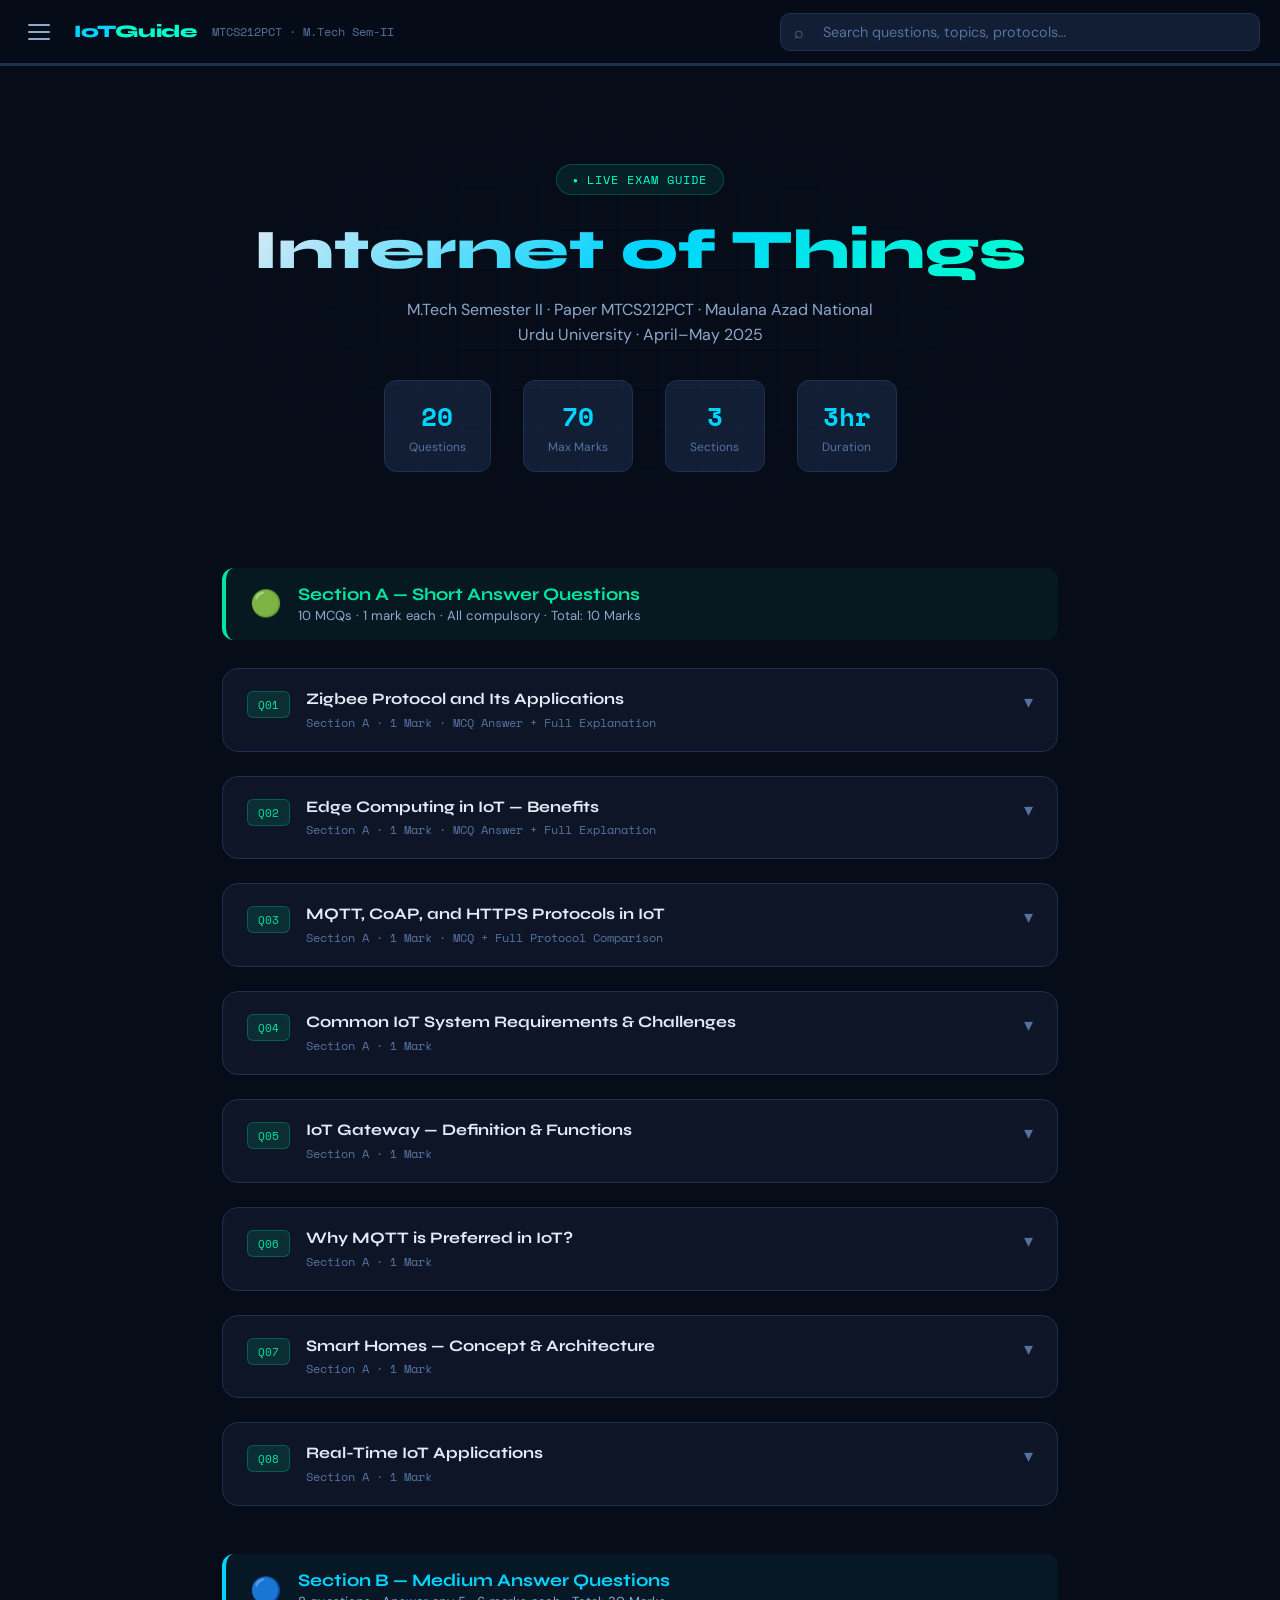
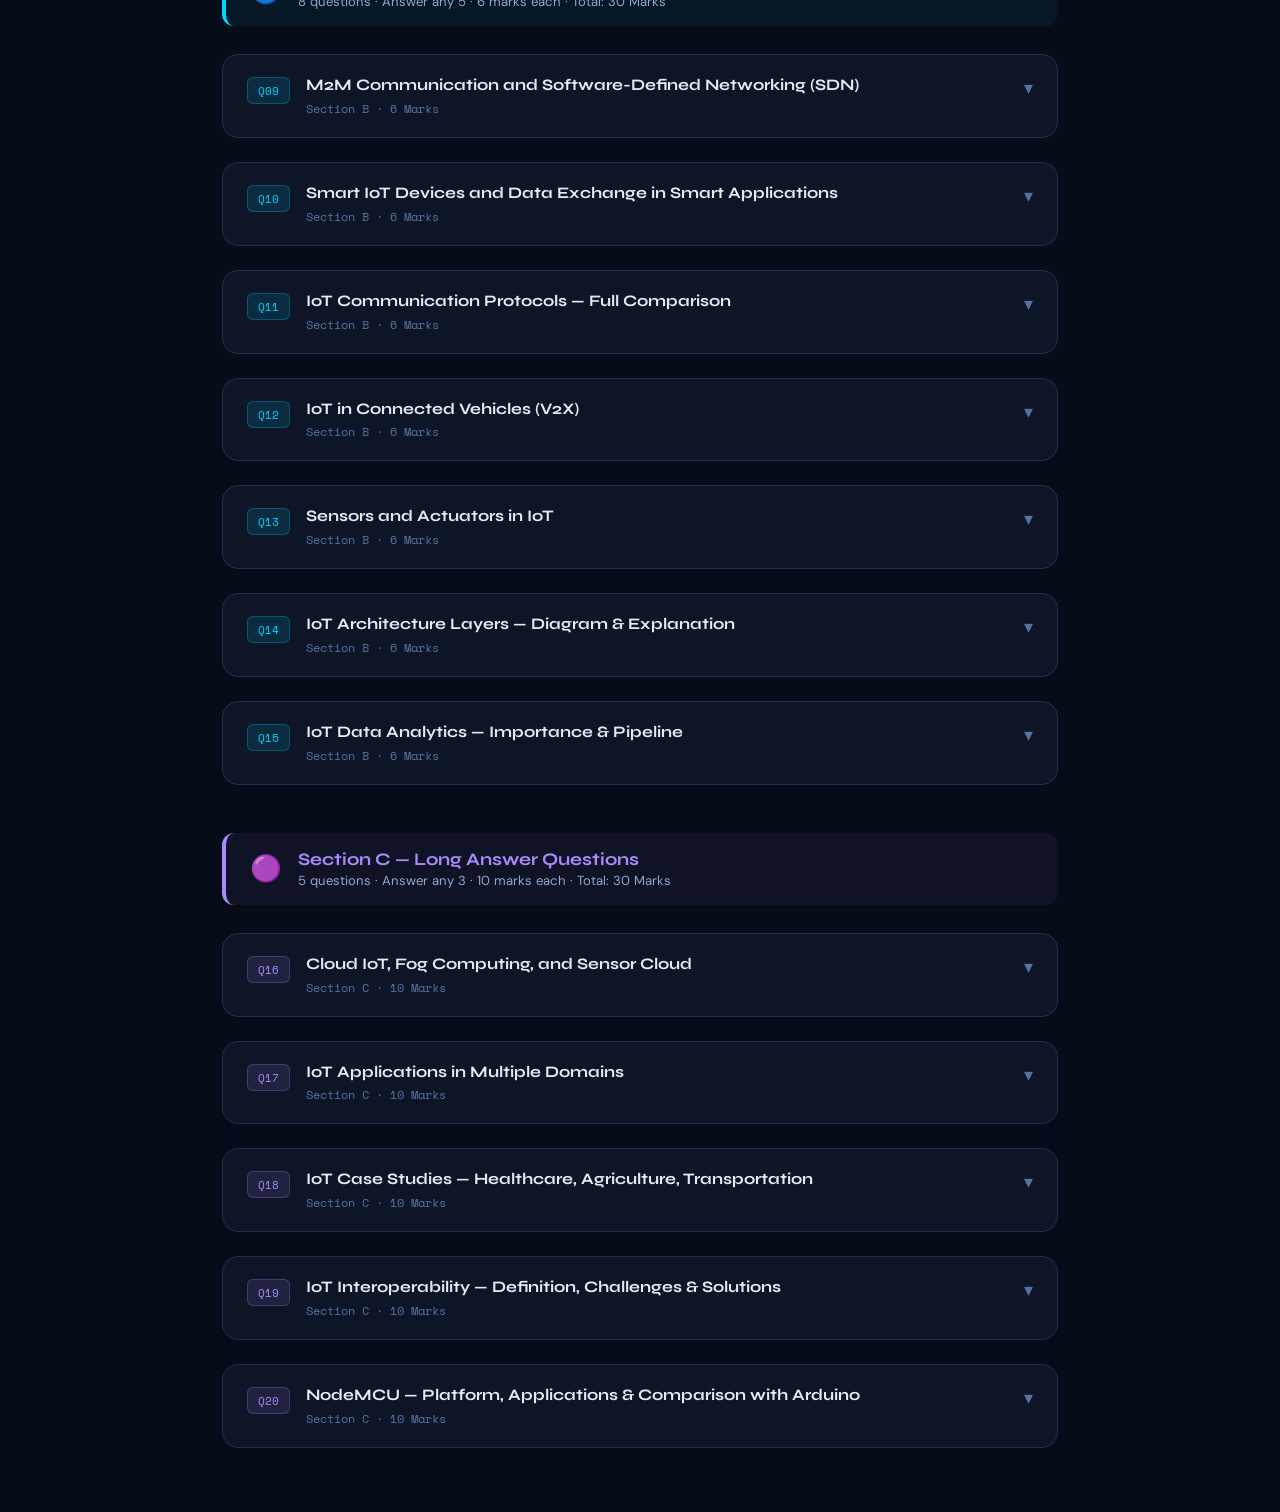
<file: Internet_of_Things/MTCS212PCT- Internet of Things - 2025.html>
<!DOCTYPE html>
<html lang="en">
<head>
<meta charset="UTF-8"/>
<meta name="viewport" content="width=device-width, initial-scale=1.0"/>
<title>IoT Exam Guide — MTCS212PCT</title>
<link href="https://fonts.googleapis.com/css2?family=Space+Mono:wght@400;700&family=Syne:wght@400;600;700;800&family=DM+Sans:ital,wght@0,300;0,400;0,500;0,600;1,400&display=swap" rel="stylesheet"/>
<style>
:root {
  --bg: #060c18;
  --surface: #0d1526;
  --surface2: #121e34;
  --surface3: #18273f;
  --border: #1e3154;
  --border2: #243a62;
  --accent: #00d4ff;
  --accent2: #0099cc;
  --accent3: #00ffcc;
  --accent4: #ff6b35;
  --text: #e2eaf5;
  --text2: #8fa8cc;
  --text3: #5572a0;
  --green: #00e5a0;
  --orange: #ff8c42;
  --purple: #a78bfa;
  --red: #ff4d6d;
  --yellow: #ffd166;
  --nav-w: 300px;
  --hdr-h: 64px;
  --radius: 12px;
  --shadow: 0 8px 32px rgba(0,0,0,0.5);
}

*, *::before, *::after { box-sizing: border-box; margin: 0; padding: 0; }

html { scroll-behavior: smooth; }

body {
  font-family: 'DM Sans', sans-serif;
  background: var(--bg);
  color: var(--text);
  min-height: 100vh;
  overflow-x: hidden;
}

/* ── SCROLLBAR ───────────────────────────────── */
::-webkit-scrollbar { width: 6px; height: 6px; }
::-webkit-scrollbar-track { background: var(--surface); }
::-webkit-scrollbar-thumb { background: var(--border2); border-radius: 3px; }
::-webkit-scrollbar-thumb:hover { background: var(--accent2); }

/* ── HEADER ──────────────────────────────────── */
#header {
  position: fixed; top: 0; left: 0; right: 0; z-index: 100;
  height: var(--hdr-h);
  background: rgba(6,12,24,0.92);
  backdrop-filter: blur(16px);
  border-bottom: 1px solid var(--border);
  display: flex; align-items: center; gap: 16px; padding: 0 20px;
}

#menu-toggle {
  background: none; border: none; cursor: pointer;
  color: var(--text2); padding: 8px; border-radius: 8px;
  transition: color .2s, background .2s;
  display: flex; flex-direction: column; gap: 5px; align-items: center;
}
#menu-toggle:hover { color: var(--accent); background: var(--surface2); }
#menu-toggle span {
  display: block; width: 22px; height: 2px;
  background: currentColor; border-radius: 2px;
  transition: transform .3s, opacity .3s;
}
body.nav-open #menu-toggle span:nth-child(1) { transform: translateY(7px) rotate(45deg); }
body.nav-open #menu-toggle span:nth-child(2) { opacity: 0; }
body.nav-open #menu-toggle span:nth-child(3) { transform: translateY(-7px) rotate(-45deg); }

.hdr-logo {
  font-family: 'Syne', sans-serif; font-weight: 800; font-size: 1.1rem;
  color: var(--accent); letter-spacing: -0.5px; white-space: nowrap;
  text-decoration: none;
}
.hdr-logo span { color: var(--accent3); }

.hdr-sub {
  font-size: 0.72rem; color: var(--text3);
  font-family: 'Space Mono', monospace;
  display: none;
}

/* ── SEARCH ──────────────────────────────────── */
#search-wrap {
  flex: 1; max-width: 480px; margin-left: auto;
  position: relative;
}
#search-input {
  width: 100%; background: var(--surface2);
  border: 1px solid var(--border); border-radius: 10px;
  color: var(--text); font-family: 'DM Sans', sans-serif; font-size: 0.9rem;
  padding: 9px 16px 9px 42px; outline: none;
  transition: border-color .2s, box-shadow .2s;
}
#search-input:focus {
  border-color: var(--accent);
  box-shadow: 0 0 0 3px rgba(0,212,255,0.12);
}
#search-input::placeholder { color: var(--text3); }
.search-icon {
  position: absolute; left: 14px; top: 50%; transform: translateY(-50%);
  color: var(--text3); pointer-events: none; font-size: 1rem;
}
#search-clear {
  position: absolute; right: 12px; top: 50%; transform: translateY(-50%);
  background: none; border: none; cursor: pointer; color: var(--text3);
  font-size: 1.1rem; display: none; transition: color .2s;
}
#search-clear:hover { color: var(--accent); }

#search-results {
  position: absolute; top: calc(100% + 8px); left: 0; right: 0;
  background: var(--surface2); border: 1px solid var(--border2);
  border-radius: var(--radius); box-shadow: var(--shadow);
  max-height: 400px; overflow-y: auto; z-index: 200;
  display: none;
}
#search-results.active { display: block; }
.sr-item {
  padding: 12px 16px; cursor: pointer; border-bottom: 1px solid var(--border);
  transition: background .15s;
}
.sr-item:last-child { border-bottom: none; }
.sr-item:hover { background: var(--surface3); }
.sr-title { font-weight: 600; font-size: 0.9rem; color: var(--accent); }
.sr-preview { font-size: 0.78rem; color: var(--text2); margin-top: 3px; line-height: 1.4; }
.sr-section { font-size: 0.7rem; color: var(--text3); margin-top: 4px; font-family: 'Space Mono', monospace; }
.sr-empty { padding: 24px 16px; text-align: center; color: var(--text3); font-size: 0.875rem; }
.highlight { background: rgba(0,212,255,0.25); color: var(--accent); border-radius: 3px; padding: 0 2px; }

/* ── SIDEBAR ─────────────────────────────────── */
#nav-overlay {
  position: fixed; inset: 0; z-index: 89;
  background: rgba(0,0,0,0.5); opacity: 0;
  pointer-events: none; transition: opacity .3s;
}
body.nav-open #nav-overlay { opacity: 1; pointer-events: all; }

#sidebar {
  position: fixed; top: var(--hdr-h); left: 0; bottom: 0;
  width: var(--nav-w); z-index: 90;
  background: var(--surface);
  border-right: 1px solid var(--border);
  transform: translateX(-100%);
  transition: transform .3s cubic-bezier(.4,0,.2,1);
  overflow-y: auto; display: flex; flex-direction: column;
}
body.nav-open #sidebar { transform: translateX(0); }

.nav-header {
  padding: 20px 20px 12px;
  font-family: 'Space Mono', monospace;
  font-size: 0.65rem; color: var(--text3);
  text-transform: uppercase; letter-spacing: 2px;
  border-bottom: 1px solid var(--border);
}

.nav-section {
  padding: 12px 12px 4px;
  font-size: 0.65rem; font-family: 'Space Mono', monospace;
  color: var(--text3); text-transform: uppercase; letter-spacing: 1.5px;
}

.nav-item {
  display: flex; align-items: center; gap: 10px;
  padding: 9px 16px; cursor: pointer;
  color: var(--text2); font-size: 0.84rem;
  border-radius: 8px; margin: 1px 8px;
  transition: background .15s, color .15s;
  text-decoration: none; border: none; background: none;
  width: calc(100% - 16px); text-align: left;
}
.nav-item:hover { background: var(--surface2); color: var(--text); }
.nav-item.active { background: rgba(0,212,255,0.1); color: var(--accent); }
.nav-item .nav-num {
  font-family: 'Space Mono', monospace; font-size: 0.68rem;
  color: var(--text3); min-width: 24px;
}
.nav-item.active .nav-num { color: var(--accent2); }
.nav-badge {
  margin-left: auto; font-size: 0.62rem; font-family: 'Space Mono', monospace;
  padding: 2px 6px; border-radius: 4px; background: var(--border);
  color: var(--text3);
}
.nav-badge.a { background: rgba(0,229,160,0.15); color: var(--green); }
.nav-badge.b { background: rgba(0,153,204,0.15); color: var(--accent2); }
.nav-badge.c { background: rgba(167,139,250,0.15); color: var(--purple); }

/* ── MAIN CONTENT ────────────────────────────── */
#main {
  margin-top: var(--hdr-h);
  padding: 40px 32px;
  max-width: 900px;
  margin-left: auto; margin-right: auto;
  transition: margin-left .3s;
}

/* ── HERO ─────────────────────────────────────── */
#hero {
  text-align: center; padding: 60px 20px 48px;
  position: relative; overflow: hidden;
}
.hero-grid {
  position: absolute; inset: 0; pointer-events: none;
  background-image:
    linear-gradient(rgba(0,212,255,0.04) 1px, transparent 1px),
    linear-gradient(90deg, rgba(0,212,255,0.04) 1px, transparent 1px);
  background-size: 40px 40px;
  mask-image: radial-gradient(ellipse at center, black 30%, transparent 80%);
}
.hero-tag {
  display: inline-flex; align-items: center; gap: 8px;
  font-family: 'Space Mono', monospace; font-size: 0.72rem;
  color: var(--accent3); background: rgba(0,255,204,0.08);
  border: 1px solid rgba(0,255,204,0.2); border-radius: 100px;
  padding: 6px 16px; margin-bottom: 24px;
  letter-spacing: 1px;
}
.hero-tag::before { content: '●'; font-size: 0.5rem; animation: blink 1.5s infinite; }
@keyframes blink { 0%,100%{opacity:1} 50%{opacity:0.2} }
.hero-title {
  font-family: 'Syne', sans-serif; font-weight: 800;
  font-size: clamp(2rem, 5vw, 3.5rem);
  line-height: 1.1; margin-bottom: 16px;
  background: linear-gradient(135deg, #e2eaf5 0%, #00d4ff 50%, #00ffcc 100%);
  -webkit-background-clip: text; -webkit-text-fill-color: transparent;
  background-clip: text;
}
.hero-sub {
  font-size: 1rem; color: var(--text2); margin-bottom: 32px;
  max-width: 500px; margin-left: auto; margin-right: auto;
  line-height: 1.6;
}
.hero-stats {
  display: flex; justify-content: center; gap: 32px; flex-wrap: wrap;
}
.stat {
  text-align: center;
  background: var(--surface2); border: 1px solid var(--border);
  border-radius: var(--radius); padding: 16px 24px;
  min-width: 100px;
}
.stat-num {
  font-family: 'Space Mono', monospace; font-size: 1.6rem;
  font-weight: 700; color: var(--accent); display: block;
}
.stat-lbl { font-size: 0.75rem; color: var(--text3); margin-top: 4px; }

/* ── SECTION DIVIDERS ────────────────────────── */
.section-banner {
  display: flex; align-items: center; gap: 16px;
  margin: 48px 0 28px; padding: 16px 24px;
  border-radius: var(--radius); border-left: 4px solid;
}
.section-banner.sec-a { border-color: var(--green); background: rgba(0,229,160,0.06); }
.section-banner.sec-b { border-color: var(--accent); background: rgba(0,212,255,0.06); }
.section-banner.sec-c { border-color: var(--purple); background: rgba(167,139,250,0.06); }
.sb-icon { font-size: 1.6rem; }
.sb-body {}
.sb-title {
  font-family: 'Syne', sans-serif; font-weight: 700; font-size: 1.1rem;
}
.sec-a .sb-title { color: var(--green); }
.sec-b .sb-title { color: var(--accent); }
.sec-c .sb-title { color: var(--purple); }
.sb-desc { font-size: 0.82rem; color: var(--text2); margin-top: 2px; }

/* ── QUESTION CARDS ──────────────────────────── */
.q-card {
  background: var(--surface);
  border: 1px solid var(--border);
  border-radius: 16px;
  margin-bottom: 24px;
  overflow: hidden;
  transition: border-color .2s, box-shadow .2s;
  scroll-margin-top: calc(var(--hdr-h) + 24px);
}
.q-card:hover { border-color: var(--border2); box-shadow: 0 4px 24px rgba(0,0,0,0.4); }
.q-card.highlighted {
  border-color: var(--accent);
  box-shadow: 0 0 0 2px rgba(0,212,255,0.2), var(--shadow);
}

.q-header {
  display: flex; align-items: flex-start; gap: 16px;
  padding: 20px 24px; cursor: pointer;
  user-select: none; position: relative;
  transition: background .15s;
}
.q-header:hover { background: var(--surface2); }

.q-num {
  font-family: 'Space Mono', monospace; font-size: 0.7rem;
  padding: 4px 10px; border-radius: 6px; white-space: nowrap;
  margin-top: 2px; flex-shrink: 0;
}
.sec-a-num { background: rgba(0,229,160,0.12); color: var(--green); border: 1px solid rgba(0,229,160,0.25); }
.sec-b-num { background: rgba(0,212,255,0.12); color: var(--accent); border: 1px solid rgba(0,212,255,0.25); }
.sec-c-num { background: rgba(167,139,250,0.12); color: var(--purple); border: 1px solid rgba(167,139,250,0.25); }

.q-title-wrap { flex: 1; }
.q-title {
  font-family: 'Syne', sans-serif; font-weight: 700; font-size: 1rem;
  color: var(--text); line-height: 1.3;
}
.q-marks {
  font-size: 0.72rem; color: var(--text3);
  font-family: 'Space Mono', monospace; margin-top: 4px;
}

.q-toggle {
  color: var(--text3); font-size: 1.1rem; transition: transform .3s, color .2s;
  margin-top: 2px; flex-shrink: 0;
}
.q-card.open .q-toggle { transform: rotate(180deg); color: var(--accent); }

/* ── ANSWER BODY ─────────────────────────────── */
.q-body {
  display: none; padding: 0 24px 24px;
  border-top: 1px solid var(--border);
}
.q-card.open .q-body { display: block; }

/* Answer box for MCQ */
.answer-box {
  display: inline-flex; align-items: center; gap: 8px;
  margin: 16px 0;
  background: rgba(0,229,160,0.08); border: 1px solid rgba(0,229,160,0.25);
  border-radius: 8px; padding: 10px 16px;
  font-size: 0.875rem; color: var(--green);
}
.answer-box strong { color: var(--green); }

/* Subheadings */
.h2 {
  font-family: 'Syne', sans-serif; font-weight: 700; font-size: 1rem;
  color: var(--accent); margin: 24px 0 10px;
  display: flex; align-items: center; gap: 8px;
}
.h2::before {
  content: ''; width: 4px; height: 18px;
  background: var(--accent); border-radius: 2px; display: block;
}
.h3 {
  font-family: 'Syne', sans-serif; font-weight: 600; font-size: 0.92rem;
  color: var(--orange); margin: 20px 0 8px;
}

/* Paragraphs */
.p {
  font-size: 0.9rem; line-height: 1.75; color: var(--text2); margin-bottom: 10px;
}
.p strong { color: var(--text); font-weight: 600; }

/* Bullet list */
.ul { list-style: none; margin: 8px 0 12px; }
.ul li {
  font-size: 0.875rem; color: var(--text2); line-height: 1.6;
  padding: 4px 0 4px 20px; position: relative;
}
.ul li::before {
  content: '▸'; position: absolute; left: 0;
  color: var(--accent3); font-size: 0.7rem; top: 6px;
}

/* Code / Diagram block */
.code-block {
  background: #080e1c; border: 1px solid var(--border);
  border-radius: 10px; padding: 16px 20px; margin: 12px 0;
  font-family: 'Space Mono', monospace; font-size: 0.75rem;
  color: #7dd3fc; line-height: 1.8; overflow-x: auto;
  white-space: pre;
}
.code-block .cm { color: #475569; }
.code-block .kw { color: #e879f9; }
.code-block .st { color: #86efac; }
.code-block .nm { color: #fbbf24; }

/* Info box */
.info-box {
  background: rgba(0,212,255,0.06); border-left: 3px solid var(--accent);
  border-radius: 0 8px 8px 0; padding: 12px 16px; margin: 12px 0;
  font-size: 0.875rem; color: var(--text2); line-height: 1.6;
  font-style: italic;
}
.tip-box {
  background: rgba(255,209,102,0.06); border-left: 3px solid var(--yellow);
  border-radius: 0 8px 8px 0; padding: 12px 16px; margin: 12px 0;
  font-size: 0.875rem; color: var(--text2); line-height: 1.6;
}
.tip-box strong { color: var(--yellow); }

/* ── TABLES ──────────────────────────────────── */
.tbl-wrap { overflow-x: auto; margin: 12px 0; border-radius: 10px; border: 1px solid var(--border); }
table { width: 100%; border-collapse: collapse; font-size: 0.82rem; }
thead tr { background: var(--surface3); }
thead th {
  padding: 10px 14px; text-align: left;
  color: var(--text); font-weight: 600;
  font-family: 'Syne', sans-serif; font-size: 0.8rem;
  border-bottom: 1px solid var(--border2);
  white-space: nowrap;
}
tbody tr { transition: background .12s; }
tbody tr:nth-child(even) { background: rgba(255,255,255,0.02); }
tbody tr:hover { background: rgba(0,212,255,0.04); }
tbody td {
  padding: 9px 14px; color: var(--text2);
  border-bottom: 1px solid var(--border); line-height: 1.5;
  vertical-align: top;
}
tbody tr:last-child td { border-bottom: none; }

/* ── CONCLUSION ──────────────────────────────── */
.conclusion {
  margin-top: 20px; padding: 16px 20px;
  background: var(--surface2); border-radius: 10px;
  border: 1px solid var(--border2);
}
.conclusion-lbl {
  font-family: 'Space Mono', monospace; font-size: 0.65rem;
  color: var(--accent3); text-transform: uppercase; letter-spacing: 2px; margin-bottom: 8px;
}
.conclusion p { font-size: 0.875rem; color: var(--text2); line-height: 1.7; }

/* ── BACK TO TOP ─────────────────────────────── */
#back-top {
  position: fixed; bottom: 28px; right: 28px; z-index: 80;
  width: 44px; height: 44px; border-radius: 12px;
  background: var(--surface2); border: 1px solid var(--border2);
  color: var(--text2); cursor: pointer; font-size: 1.1rem;
  display: flex; align-items: center; justify-content: center;
  transition: all .2s; opacity: 0; pointer-events: none;
  box-shadow: var(--shadow);
}
#back-top.visible { opacity: 1; pointer-events: all; }
#back-top:hover { background: var(--accent); color: var(--bg); border-color: var(--accent); transform: translateY(-2px); }

/* ── PROGRESS BAR ────────────────────────────── */
#progress-bar {
  position: fixed; top: var(--hdr-h); left: 0; right: 0; z-index: 99;
  height: 2px; background: var(--border);
}
#progress-fill {
  height: 100%; width: 0%;
  background: linear-gradient(90deg, var(--accent), var(--accent3));
  transition: width .1s;
}

/* ── NO RESULTS ──────────────────────────────── */
#no-results {
  text-align: center; padding: 80px 20px; display: none;
}
#no-results.show { display: block; }
#no-results h3 { font-family: 'Syne', sans-serif; font-size: 1.3rem; color: var(--text3); margin-bottom: 8px; }
#no-results p { color: var(--text3); font-size: 0.875rem; }

/* ── RESPONSIVE ──────────────────────────────── */
@media (min-width: 900px) {
  .hdr-sub { display: block; }
  body.nav-open #main { margin-left: var(--nav-w); }
}

@media (max-width: 600px) {
  #main { padding: 24px 16px; }
  .q-header { padding: 16px; }
  .q-body { padding: 0 16px 16px; }
  .hero-stats { gap: 16px; }
  .stat { padding: 12px 16px; }
}

/* ── PRINT ───────────────────────────────────── */
@media print {
  #header, #sidebar, #nav-overlay, #back-top, #progress-bar { display: none !important; }
  #main { margin: 0 !important; padding: 24px !important; max-width: 100% !important; }
  .q-card { break-inside: avoid; }
  .q-body { display: block !important; }
}

/* ── ANIMATIONS ──────────────────────────────── */
@keyframes fadeIn { from{opacity:0;transform:translateY(16px)} to{opacity:1;transform:none} }
.q-card { animation: fadeIn .4s ease both; }
.q-card:nth-child(2) { animation-delay: .04s; }
.q-card:nth-child(3) { animation-delay: .08s; }
.q-card:nth-child(4) { animation-delay: .12s; }

/* ── SEARCH HIGHLIGHT ────────────────────────── */
.search-highlight { background: rgba(0,212,255,0.2); color: var(--accent); border-radius: 3px; padding: 0 2px; }
</style>
</head>
<body>

<!-- HEADER -->
<header id="header">
  <button id="menu-toggle" aria-label="Toggle navigation">
    <span></span><span></span><span></span>
  </button>
  <a class="hdr-logo" href="#">IoT<span>Guide</span></a>
  <span class="hdr-sub">MTCS212PCT · M.Tech Sem-II</span>
  <div id="search-wrap">
    <span class="search-icon">⌕</span>
    <input type="text" id="search-input" placeholder="Search questions, topics, protocols…" autocomplete="off"/>
    <button id="search-clear" title="Clear">✕</button>
    <div id="search-results"></div>
  </div>
</header>

<!-- PROGRESS -->
<div id="progress-bar"><div id="progress-fill"></div></div>

<!-- NAV OVERLAY -->
<div id="nav-overlay"></div>

<!-- SIDEBAR -->
<nav id="sidebar">
  <div class="nav-header">📡 Table of Contents</div>
  <div class="nav-section">Section A — Short Answers</div>
  <button class="nav-item" onclick="goTo('q1')"><span class="nav-num">Q1</span> Zigbee Protocol <span class="nav-badge a">1M</span></button>
  <button class="nav-item" onclick="goTo('q2')"><span class="nav-num">Q2</span> Edge Computing <span class="nav-badge a">1M</span></button>
  <button class="nav-item" onclick="goTo('q3')"><span class="nav-num">Q3</span> MQTT, CoAP, HTTPS <span class="nav-badge a">1M</span></button>
  <button class="nav-item" onclick="goTo('q4')"><span class="nav-num">Q4</span> IoT System Requirements <span class="nav-badge a">1M</span></button>
  <button class="nav-item" onclick="goTo('q5')"><span class="nav-num">Q5</span> IoT Gateway <span class="nav-badge a">1M</span></button>
  <button class="nav-item" onclick="goTo('q6')"><span class="nav-num">Q6</span> Why MQTT is Popular <span class="nav-badge a">1M</span></button>
  <button class="nav-item" onclick="goTo('q7')"><span class="nav-num">Q7</span> Smart Homes <span class="nav-badge a">1M</span></button>
  <button class="nav-item" onclick="goTo('q8')"><span class="nav-num">Q8</span> Real-Time IoT Apps <span class="nav-badge a">1M</span></button>
  <div class="nav-section">Section B — Medium (6 Marks)</div>
  <button class="nav-item" onclick="goTo('q9')"><span class="nav-num">Q9</span> M2M & SDN <span class="nav-badge b">6M</span></button>
  <button class="nav-item" onclick="goTo('q10')"><span class="nav-num">Q10</span> Smart Devices & Data <span class="nav-badge b">6M</span></button>
  <button class="nav-item" onclick="goTo('q11')"><span class="nav-num">Q11</span> Communication Protocols <span class="nav-badge b">6M</span></button>
  <button class="nav-item" onclick="goTo('q12')"><span class="nav-num">Q12</span> Connected Vehicles <span class="nav-badge b">6M</span></button>
  <button class="nav-item" onclick="goTo('q13')"><span class="nav-num">Q13</span> Sensors & Actuators <span class="nav-badge b">6M</span></button>
  <button class="nav-item" onclick="goTo('q14')"><span class="nav-num">Q14</span> IoT Architecture <span class="nav-badge b">6M</span></button>
  <button class="nav-item" onclick="goTo('q15')"><span class="nav-num">Q15</span> Data Analytics <span class="nav-badge b">6M</span></button>
  <div class="nav-section">Section C — Long Answers (10 Marks)</div>
  <button class="nav-item" onclick="goTo('q16')"><span class="nav-num">Q16</span> Cloud, Fog & Sensor Cloud <span class="nav-badge c">10M</span></button>
  <button class="nav-item" onclick="goTo('q17')"><span class="nav-num">Q17</span> IoT in Multiple Domains <span class="nav-badge c">10M</span></button>
  <button class="nav-item" onclick="goTo('q18')"><span class="nav-num">Q18</span> IoT Case Studies <span class="nav-badge c">10M</span></button>
  <button class="nav-item" onclick="goTo('q19')"><span class="nav-num">Q19</span> Interoperability <span class="nav-badge c">10M</span></button>
  <button class="nav-item" onclick="goTo('q20')"><span class="nav-num">Q20</span> NodeMCU vs Arduino <span class="nav-badge c">10M</span></button>
</nav>

<!-- MAIN -->
<main id="main">

  <!-- HERO -->
  <section id="hero">
    <div class="hero-grid"></div>
    <div class="hero-tag">LIVE EXAM GUIDE</div>
    <h1 class="hero-title">Internet of Things</h1>
    <p class="hero-sub">M.Tech Semester II · Paper MTCS212PCT · Maulana Azad National Urdu University · April–May 2025</p>
    <div class="hero-stats">
      <div class="stat"><span class="stat-num">20</span><div class="stat-lbl">Questions</div></div>
      <div class="stat"><span class="stat-num">70</span><div class="stat-lbl">Max Marks</div></div>
      <div class="stat"><span class="stat-num">3</span><div class="stat-lbl">Sections</div></div>
      <div class="stat"><span class="stat-num">3hr</span><div class="stat-lbl">Duration</div></div>
    </div>
  </section>

  <div id="no-results">
    <h3>No matches found</h3>
    <p>Try different keywords like "MQTT", "sensor", "gateway", or "NodeMCU"</p>
  </div>

  <!-- ═══════════════ SECTION A ═══════════════ -->
  <div class="section-banner sec-a" id="sec-a">
    <div class="sb-icon">🟢</div>
    <div class="sb-body">
      <div class="sb-title">Section A — Short Answer Questions</div>
      <div class="sb-desc">10 MCQs · 1 mark each · All compulsory · Total: 10 Marks</div>
    </div>
  </div>

  <!-- Q1 -->
  <div class="q-card" id="q1">
    <div class="q-header" onclick="toggleCard('q1')">
      <span class="q-num sec-a-num">Q01</span>
      <div class="q-title-wrap">
        <div class="q-title">Zigbee Protocol and Its Applications</div>
        <div class="q-marks">Section A · 1 Mark · MCQ Answer + Full Explanation</div>
      </div>
      <span class="q-toggle">▾</span>
    </div>
    <div class="q-body">
      <div class="answer-box">✅ <strong>Correct Answer: c. Home automation devices</strong> — Zigbee is primarily used for smart home IoT.</div>

      <div class="h2">Definition</div>
      <p class="p">Zigbee is a <strong>low-power, low-data-rate wireless communication standard</strong> based on IEEE 802.15.4. It is designed for short-range, battery-operated IoT devices that do not require high bandwidth.</p>

      <div class="h2">Key Features</div>
      <ul class="ul">
        <li><strong>Frequency:</strong> 2.4 GHz (global), 868/915 MHz (regional)</li>
        <li><strong>Range:</strong> 10–100 meters per hop; mesh extends further</li>
        <li><strong>Data Rate:</strong> 250 kbps maximum</li>
        <li><strong>Power:</strong> Extremely low — devices last years on small batteries</li>
        <li><strong>Topology:</strong> Mesh, star, and cluster-tree networks</li>
        <li><strong>Network size:</strong> Up to 65,000 devices in one network</li>
      </ul>

      <div class="h2">Zigbee Network Diagram</div>
      <div class="code-block">[Coordinator]
      |        \
 [Router1]  [Router2]
   |    |        |
[ED1] [ED2]   [ED3]

ED = End Device (sensor/actuator)
Data flows from devices → routers → coordinator → cloud</div>

      <div class="h2">Zigbee Applications</div>
      <div class="tbl-wrap"><table>
        <thead><tr><th>Application Area</th><th>Example Device</th><th>Why Zigbee?</th></tr></thead>
        <tbody>
          <tr><td>Home Automation ✓</td><td>Smart lights, thermostats, door locks</td><td>Low power + mesh range</td></tr>
          <tr><td>Healthcare</td><td>Patient monitoring sensors</td><td>Battery-friendly</td></tr>
          <tr><td>Industrial</td><td>Factory floor sensors</td><td>Reliable mesh network</td></tr>
          <tr><td>Agriculture</td><td>Soil moisture sensors</td><td>Multi-year battery life</td></tr>
        </tbody>
      </table></div>

      <div class="h2">Why NOT Other Options?</div>
      <ul class="ul">
        <li><strong>Smart thermostats</strong> — Correct but incomplete. Thermostats are part of home automation (c), making c the better answer.</li>
        <li><strong>Wearable fitness trackers</strong> — Use Bluetooth Low Energy (BLE), not Zigbee.</li>
        <li><strong>GPS trackers</strong> — Use cellular (4G/LTE), not Zigbee — need long range.</li>
      </ul>

      <div class="conclusion"><div class="conclusion-lbl">📌 Conclusion</div><p>Zigbee is ideal for home automation because it supports hundreds of devices in a mesh network, uses very little power, and reliably covers short distances needed in smart homes.</p></div>
    </div>
  </div>

  <!-- Q2 -->
  <div class="q-card" id="q2">
    <div class="q-header" onclick="toggleCard('q2')">
      <span class="q-num sec-a-num">Q02</span>
      <div class="q-title-wrap">
        <div class="q-title">Edge Computing in IoT — Benefits</div>
        <div class="q-marks">Section A · 1 Mark · MCQ Answer + Full Explanation</div>
      </div>
      <span class="q-toggle">▾</span>
    </div>
    <div class="q-body">
      <div class="answer-box">✅ <strong>Correct Answer: b. Data processing close to the source</strong> — Edge computing moves processing near the IoT device itself.</div>

      <div class="h2">Definition</div>
      <p class="p"><strong>Edge Computing</strong> means processing IoT data at or near the device itself (the "edge" of the network) instead of sending all raw data to a distant cloud server. This reduces delay, saves bandwidth, and improves real-time response.</p>

      <div class="h2">Edge Computing Architecture</div>
      <div class="code-block">[IoT Sensor] → [Edge Device/Gateway] → [Cloud]
      ↑                    ↑
Collects data       Processes locally
                    Sends only important data</div>

      <div class="h2">Benefits of Edge Computing</div>
      <div class="tbl-wrap"><table>
        <thead><tr><th>Benefit</th><th>Explanation</th><th>Real Example</th></tr></thead>
        <tbody>
          <tr><td>Low Latency</td><td>Decisions made in milliseconds locally</td><td>Self-driving car brakes instantly</td></tr>
          <tr><td>Bandwidth Saving</td><td>Only important data sent to cloud</td><td>Factory sends alerts, not raw video</td></tr>
          <tr><td>Privacy</td><td>Sensitive data stays local</td><td>Hospital patient data stays on-site</td></tr>
          <tr><td>Offline Operation</td><td>Works without internet</td><td>Smart home works during outage</td></tr>
          <tr><td>Cost Reduction</td><td>Less cloud storage/bandwidth needed</td><td>Lower AWS/Azure bills</td></tr>
        </tbody>
      </table></div>

      <div class="h2">Edge vs Fog vs Cloud</div>
      <div class="tbl-wrap"><table>
        <thead><tr><th>Feature</th><th>Cloud</th><th>Fog</th><th>Edge</th></tr></thead>
        <tbody>
          <tr><td>Location</td><td>Remote data center</td><td>Between edge & cloud</td><td>At/near device</td></tr>
          <tr><td>Latency</td><td>High (100ms+)</td><td>Medium</td><td>Very low (&lt;10ms)</td></tr>
          <tr><td>Bandwidth use</td><td>High</td><td>Moderate</td><td>Low</td></tr>
          <tr><td>Best for</td><td>Big data analytics</td><td>Regional processing</td><td>Real-time IoT</td></tr>
        </tbody>
      </table></div>

      <div class="conclusion"><div class="conclusion-lbl">📌 Conclusion</div><p>Edge computing is critical for IoT because it processes data close to the source, enables real-time decision-making, reduces cloud dependency, and saves network bandwidth — making IoT systems faster, cheaper, and more reliable.</p></div>
    </div>
  </div>

  <!-- Q3 -->
  <div class="q-card" id="q3">
    <div class="q-header" onclick="toggleCard('q3')">
      <span class="q-num sec-a-num">Q03</span>
      <div class="q-title-wrap">
        <div class="q-title">MQTT, CoAP, and HTTPS Protocols in IoT</div>
        <div class="q-marks">Section A · 1 Mark · MCQ + Full Protocol Comparison</div>
      </div>
      <span class="q-toggle">▾</span>
    </div>
    <div class="q-body">
      <div class="answer-box">✅ <strong>Correct Answer: a. MQTT</strong> — Most common secure protocol for IoT machine-to-machine communication.</div>

      <div class="h2">MQTT — Message Queuing Telemetry Transport</div>
      <p class="p">MQTT is a <strong>lightweight publish-subscribe messaging protocol</strong> designed for constrained devices and low-bandwidth, unreliable networks.</p>
      <ul class="ul">
        <li><strong>Port:</strong> 1883 (plain), 8883 (TLS/SSL secure)</li>
        <li><strong>Transport:</strong> TCP/IP</li>
        <li><strong>QoS Levels:</strong> 0 (at most once), 1 (at least once), 2 (exactly once)</li>
      </ul>
      <div class="code-block">[Publisher/Sensor] ──publish──→ [MQTT Broker] ──deliver──→ [Subscriber/App]
    Topic: "home/temp"          (Mosquitto)           Topic: "home/temp"</div>

      <div class="h2">CoAP — Constrained Application Protocol</div>
      <p class="p">CoAP is a lightweight <strong>HTTP-like protocol for ultra-constrained IoT devices</strong> communicating over UDP.</p>
      <ul class="ul">
        <li><strong>Transport:</strong> UDP (faster, no connection overhead)</li>
        <li><strong>Methods:</strong> GET, PUT, POST, DELETE (REST-like)</li>
        <li>Best for: devices with very limited CPU and memory (8-bit MCUs)</li>
      </ul>

      <div class="h2">HTTPS in IoT</div>
      <p class="p">HTTPS is <strong>encrypted HTTP</strong> used for IoT dashboards and APIs. Heavier than MQTT/CoAP but needed for web compatibility.</p>

      <div class="h2">Protocol Comparison Table</div>
      <div class="tbl-wrap"><table>
        <thead><tr><th>Feature</th><th>MQTT</th><th>CoAP</th><th>HTTPS</th></tr></thead>
        <tbody>
          <tr><td>Transport</td><td>TCP</td><td>UDP</td><td>TCP</td></tr>
          <tr><td>Architecture</td><td>Pub/Subscribe</td><td>Request/Response</td><td>Request/Response</td></tr>
          <tr><td>Message Size</td><td>2 bytes header</td><td>~4 bytes header</td><td>Large (KB)</td></tr>
          <tr><td>Power Use</td><td>Very low</td><td>Low</td><td>High</td></tr>
          <tr><td>Security</td><td>TLS/SSL</td><td>DTLS</td><td>TLS/SSL</td></tr>
          <tr><td>Best for</td><td>Low-bandwidth IoT ✓</td><td>Constrained devices</td><td>Web APIs/Dashboards</td></tr>
        </tbody>
      </table></div>

      <div class="conclusion"><div class="conclusion-lbl">📌 Conclusion</div><p>MQTT is preferred for IoT because it is lightweight, pub/sub based, works on unreliable networks, and has minimal power consumption. CoAP suits ultra-constrained devices; HTTPS is used when web compatibility is needed.</p></div>
    </div>
  </div>

  <!-- Q4 -->
  <div class="q-card" id="q4">
    <div class="q-header" onclick="toggleCard('q4')">
      <span class="q-num sec-a-num">Q04</span>
      <div class="q-title-wrap">
        <div class="q-title">Common IoT System Requirements &amp; Challenges</div>
        <div class="q-marks">Section A · 1 Mark</div>
      </div>
      <span class="q-toggle">▾</span>
    </div>
    <div class="q-body">
      <div class="answer-box">✅ <strong>Correct Answer: c. Large amounts of data that are hard to process</strong></div>
      <div class="h2">IoT System Requirements</div>
      <div class="tbl-wrap"><table>
        <thead><tr><th>Requirement</th><th>Description</th><th>Example</th></tr></thead>
        <tbody>
          <tr><td>Connectivity</td><td>Network access via Wi-Fi, Zigbee, 4G/5G</td><td>Wi-Fi in smart home</td></tr>
          <tr><td>Data Processing ⚠️</td><td>Process enormous sensor data in real-time — biggest challenge</td><td>Factory: millions of readings/hour</td></tr>
          <tr><td>Security</td><td>Encryption, authentication, secure protocols</td><td>TLS, AES-256</td></tr>
          <tr><td>Scalability</td><td>Handle millions of devices</td><td>Smart city: 1M sensors</td></tr>
          <tr><td>Low Power</td><td>Battery-operated devices</td><td>Zigbee sensor: 5+ years battery</td></tr>
          <tr><td>Interoperability</td><td>Multi-vendor device compatibility</td><td>Matter smart home standard</td></tr>
        </tbody>
      </table></div>
      <div class="conclusion"><div class="conclusion-lbl">📌 Conclusion</div><p>The biggest challenge in IoT is processing and storing the massive volumes of data generated by millions of devices continuously — requiring edge computing, big data platforms, and cloud analytics.</p></div>
    </div>
  </div>

  <!-- Q5 -->
  <div class="q-card" id="q5">
    <div class="q-header" onclick="toggleCard('q5')">
      <span class="q-num sec-a-num">Q05</span>
      <div class="q-title-wrap">
        <div class="q-title">IoT Gateway — Definition &amp; Functions</div>
        <div class="q-marks">Section A · 1 Mark</div>
      </div>
      <span class="q-toggle">▾</span>
    </div>
    <div class="q-body">
      <div class="answer-box">✅ <strong>Correct Answer: a. Device that collects data from IoT devices and pushes to cloud</strong></div>
      <div class="h2">Definition</div>
      <p class="p">An <strong>IoT Gateway</strong> is an intermediate hardware device that connects IoT sensors/devices to the cloud or internet. It bridges local device protocols to internet protocols.</p>
      <div class="code-block">[Sensors/Devices] ←→ [IoT Gateway] ←→ [Cloud/Server]
(Zigbee, BLE)      (Protocol Bridge,    (AWS, Azure)
                    Edge Processing,
                    Security Layer)</div>
      <div class="h2">Gateway Functions</div>
      <div class="tbl-wrap"><table>
        <thead><tr><th>Function</th><th>What It Does</th><th>Example</th></tr></thead>
        <tbody>
          <tr><td>Protocol Translation</td><td>Zigbee → MQTT/HTTP</td><td>Smart home hub</td></tr>
          <tr><td>Data Aggregation</td><td>Collects from 100s of sensors</td><td>Industrial gateway</td></tr>
          <tr><td>Edge Processing</td><td>Local filtering &amp; analytics</td><td>Smart factory</td></tr>
          <tr><td>Security</td><td>Encrypt, authenticate devices</td><td>VPN tunnel to cloud</td></tr>
          <tr><td>Device Management</td><td>Remote firmware updates</td><td>AWS IoT Greengrass</td></tr>
        </tbody>
      </table></div>
      <div class="conclusion"><div class="conclusion-lbl">📌 Conclusion</div><p>IoT gateways bridge the gap between local device protocols and the internet, enabling cloud connectivity, security, and edge processing in IoT systems.</p></div>
    </div>
  </div>

  <!-- Q6 -->
  <div class="q-card" id="q6">
    <div class="q-header" onclick="toggleCard('q6')">
      <span class="q-num sec-a-num">Q06</span>
      <div class="q-title-wrap">
        <div class="q-title">Why MQTT is Preferred in IoT?</div>
        <div class="q-marks">Section A · 1 Mark</div>
      </div>
      <span class="q-toggle">▾</span>
    </div>
    <div class="q-body">
      <div class="answer-box">✅ <strong>Correct Answer: b. Energy-efficient and lightweight</strong></div>
      <div class="h2">Reasons MQTT is Popular</div>
      <ul class="ul">
        <li><strong>Lightweight:</strong> Header is only 2 bytes minimum — much smaller than HTTP (hundreds of bytes)</li>
        <li><strong>Energy-Efficient:</strong> Less data = less radio activity = longer battery life</li>
        <li><strong>Pub/Subscribe Model:</strong> Broker pushes data automatically — no polling needed</li>
        <li><strong>Works on Bad Networks:</strong> QoS levels ensure delivery even with packet loss</li>
        <li><strong>Scales to Millions:</strong> One broker handles millions of simultaneous connections</li>
        <li><strong>Open Standard:</strong> Free, well-documented, massive community</li>
      </ul>
      <div class="h2">MQTT vs HTTP</div>
      <div class="tbl-wrap"><table>
        <thead><tr><th>Parameter</th><th>MQTT</th><th>HTTP</th></tr></thead>
        <tbody>
          <tr><td>Header Size</td><td>2 bytes minimum</td><td>Hundreds of bytes</td></tr>
          <tr><td>Communication</td><td>Pub/Sub (push)</td><td>Request/Response (pull)</td></tr>
          <tr><td>Connection</td><td>Persistent TCP</td><td>New connection each time</td></tr>
          <tr><td>Power Use</td><td>Very low ✓</td><td>High</td></tr>
          <tr><td>Real-time delivery</td><td>Yes (broker push)</td><td>No (must poll)</td></tr>
        </tbody>
      </table></div>
    </div>
  </div>

  <!-- Q7 -->
  <div class="q-card" id="q7">
    <div class="q-header" onclick="toggleCard('q7')">
      <span class="q-num sec-a-num">Q07</span>
      <div class="q-title-wrap">
        <div class="q-title">Smart Homes — Concept &amp; Architecture</div>
        <div class="q-marks">Section A · 1 Mark</div>
      </div>
      <span class="q-toggle">▾</span>
    </div>
    <div class="q-body">
      <div class="answer-box">✅ <strong>Correct Answer: a. Automate devices to save energy and improve security</strong></div>
      <div class="h2">Definition</div>
      <p class="p">A <strong>Smart Home</strong> is a residence equipped with IoT devices that automate and control lighting, temperature, security, appliances, and energy — accessible remotely via smartphone or voice.</p>
      <div class="code-block">[Smart Devices] → [Home Hub/Gateway] → [Cloud] → [Smartphone App]
(Lights, Locks,    (Protocol Bridge)    (AWS)     (User Control)
 Thermostat, AC)</div>

      <div class="h2">Key Components</div>
      <div class="tbl-wrap"><table>
        <thead><tr><th>Device</th><th>Function</th><th>Protocol</th></tr></thead>
        <tbody>
          <tr><td>Smart Thermostat</td><td>Auto temperature adjustment</td><td>Z-Wave / Wi-Fi</td></tr>
          <tr><td>Smart Lights</td><td>Remote control, scheduling</td><td>Zigbee / Wi-Fi</td></tr>
          <tr><td>Smart Door Lock</td><td>Keyless entry, notifications</td><td>Z-Wave / Bluetooth</td></tr>
          <tr><td>Smart Camera</td><td>Security surveillance, alerts</td><td>Wi-Fi</td></tr>
          <tr><td>Energy Monitor</td><td>Track &amp; reduce power usage</td><td>Zigbee</td></tr>
        </tbody>
      </table></div>
      <div class="h2">Benefits</div>
      <ul class="ul">
        <li>Energy saving — auto-off when no one is home</li>
        <li>Security — real-time alerts, smart locks</li>
        <li>Comfort — automatic temperature, lighting scenes</li>
        <li>Voice control — Alexa, Google Home, Siri</li>
      </ul>
    </div>
  </div>

  <!-- Q8 -->
  <div class="q-card" id="q8">
    <div class="q-header" onclick="toggleCard('q8')">
      <span class="q-num sec-a-num">Q08</span>
      <div class="q-title-wrap">
        <div class="q-title">Real-Time IoT Applications</div>
        <div class="q-marks">Section A · 1 Mark</div>
      </div>
      <span class="q-toggle">▾</span>
    </div>
    <div class="q-body">
      <div class="answer-box">✅ <strong>Correct Answer: a. Remote health monitoring</strong> — Requires immediate data delivery and real-time response.</div>
      <div class="h2">Major Real-Time IoT Applications</div>
      <div class="tbl-wrap"><table>
        <thead><tr><th>Application</th><th>IoT Devices</th><th>Real-Time Action</th></tr></thead>
        <tbody>
          <tr><td>Remote Health Monitoring ✓</td><td>ECG, SpO2, BP sensors</td><td>Alert doctor if heart rate abnormal</td></tr>
          <tr><td>Autonomous Vehicles</td><td>LIDAR, Camera, Radar</td><td>Brake instantly to avoid collision</td></tr>
          <tr><td>Smart Traffic</td><td>Traffic cameras, sensors</td><td>Adjust signal timing dynamically</td></tr>
          <tr><td>Industrial Monitoring</td><td>Vibration, temp sensors</td><td>Stop machine before it overheats</td></tr>
          <tr><td>Fire Detection</td><td>Smoke, heat, CO2 sensors</td><td>Trigger alarm and sprinkler</td></tr>
        </tbody>
      </table></div>
      <div class="h2">Technologies Enabling Real-Time IoT</div>
      <ul class="ul">
        <li><strong>Edge Computing</strong> — process at the device, not cloud</li>
        <li><strong>5G Networks</strong> — ultra-low latency connectivity</li>
        <li><strong>MQTT Protocol</strong> — instant message delivery</li>
        <li><strong>Stream Processing</strong> — Apache Kafka, AWS Kinesis</li>
      </ul>
    </div>
  </div>

  <!-- ═══════════════ SECTION B ═══════════════ -->
  <div class="section-banner sec-b" id="sec-b">
    <div class="sb-icon">🔵</div>
    <div class="sb-body">
      <div class="sb-title">Section B — Medium Answer Questions</div>
      <div class="sb-desc">8 questions · Answer any 5 · 6 marks each · Total: 30 Marks</div>
    </div>
  </div>

  <!-- Q9 -->
  <div class="q-card" id="q9">
    <div class="q-header" onclick="toggleCard('q9')">
      <span class="q-num sec-b-num">Q09</span>
      <div class="q-title-wrap">
        <div class="q-title">M2M Communication and Software-Defined Networking (SDN)</div>
        <div class="q-marks">Section B · 6 Marks</div>
      </div>
      <span class="q-toggle">▾</span>
    </div>
    <div class="q-body">
      <div class="h2">Part A: Machine-to-Machine (M2M) Communication</div>
      <div class="h3">Definition</div>
      <p class="p"><strong>M2M</strong> is a technology that enables devices to communicate directly with each other <strong>without human intervention</strong>. Devices collect data, transmit it, and trigger actions automatically.</p>
      <div class="code-block">[Device 1] ←── M2M Network ──→ [Device 2]
(Sensor)      (Cellular/LAN)    (Server)
    ↓                                ↓
Collect Data                   Take Action</div>

      <div class="h3">M2M Examples</div>
      <div class="tbl-wrap"><table>
        <thead><tr><th>Industry</th><th>Application</th><th>Example</th></tr></thead>
        <tbody>
          <tr><td>Healthcare</td><td>Remote patient monitoring</td><td>ECG → Hospital server</td></tr>
          <tr><td>Utilities</td><td>Smart meter reading</td><td>Electricity meter → Billing system</td></tr>
          <tr><td>Logistics</td><td>Fleet tracking</td><td>Truck GPS → Dispatch center</td></tr>
          <tr><td>Manufacturing</td><td>Machine monitoring</td><td>CNC → Maintenance system</td></tr>
        </tbody>
      </table></div>

      <div class="h2">Part B: Software-Defined Networking (SDN)</div>
      <div class="h3">Definition</div>
      <p class="p">SDN is a network architecture that <strong>separates the control plane</strong> (routing decisions) from the <strong>data plane</strong> (packet forwarding), making networks centrally programmable via software.</p>
      <div class="code-block">┌──────────────────────────┐
│     Application Layer    │  ← IoT Apps / Analytics
├──────────────────────────┤
│     Control Layer        │  ← SDN Controller (centralized)
├──────────────────────────┤
│  Infrastructure Layer    │  ← Physical switches, IoT devices
└──────────────────────────┘</div>

      <div class="h3">SDN Benefits in IoT</div>
      <ul class="ul">
        <li><strong>Dynamic Traffic Management:</strong> Route IoT data flows optimally in real time</li>
        <li><strong>Scalability:</strong> Easily add thousands of new IoT devices</li>
        <li><strong>Security:</strong> Centrally block malicious IoT device traffic</li>
        <li><strong>QoS:</strong> Prioritize critical IoT data (medical alerts) over routine data</li>
      </ul>
      <div class="conclusion"><div class="conclusion-lbl">📌 Conclusion</div><p>M2M enables device-to-device automation; SDN provides intelligent, programmable network management. Together they enable scalable, efficient, and secure IoT infrastructure.</p></div>
    </div>
  </div>

  <!-- Q10 -->
  <div class="q-card" id="q10">
    <div class="q-header" onclick="toggleCard('q10')">
      <span class="q-num sec-b-num">Q10</span>
      <div class="q-title-wrap">
        <div class="q-title">Smart IoT Devices and Data Exchange in Smart Applications</div>
        <div class="q-marks">Section B · 6 Marks</div>
      </div>
      <span class="q-toggle">▾</span>
    </div>
    <div class="q-body">
      <div class="h2">What Makes a Device 'Smart'?</div>
      <p class="p">A smart IoT device is a physical object with <strong>sensors, processor, and connectivity</strong> that can collect, send, receive, and act on data — making autonomous decisions or responding to remote commands.</p>

      <div class="h2">Components of a Smart Device</div>
      <div class="tbl-wrap"><table>
        <thead><tr><th>Component</th><th>Function</th><th>Example</th></tr></thead>
        <tbody>
          <tr><td>Sensor</td><td>Collect environmental data</td><td>Temperature, humidity, GPS</td></tr>
          <tr><td>Processor (MCU)</td><td>Process data locally</td><td>Arduino, NodeMCU, Raspberry Pi</td></tr>
          <tr><td>Communication Module</td><td>Send/receive wirelessly</td><td>Wi-Fi chip, Zigbee, BLE</td></tr>
          <tr><td>Actuator</td><td>Physical action from data</td><td>Motor, relay, LED, pump</td></tr>
          <tr><td>Power Supply</td><td>Energy source</td><td>Battery, solar, USB</td></tr>
        </tbody>
      </table></div>

      <div class="h2">Data Exchange Flow — Step by Step</div>
      <ul class="ul">
        <li><strong>Step 1 — Sense:</strong> Sensor reads raw data (temperature = 38°C)</li>
        <li><strong>Step 2 — Process:</strong> MCU filters &amp; formats data as JSON</li>
        <li><strong>Step 3 — Transmit:</strong> Data sent via MQTT/HTTP to cloud</li>
        <li><strong>Step 4 — Analyze:</strong> Cloud runs analytics &amp; machine learning</li>
        <li><strong>Step 5 — Act:</strong> Command sent back to actuator or notification to user</li>
      </ul>
      <div class="code-block">[Sensor] → [MCU] → [Wi-Fi/MQTT] → [Cloud] → [Dashboard]
                                             ↓
                                       [Analytics]
                                             ↓
                                  [Command → Actuator]</div>

      <div class="h2">Data Exchange Challenges</div>
      <ul class="ul">
        <li><strong>Volume:</strong> Millions of devices generate terabytes daily</li>
        <li><strong>Velocity:</strong> Data arrives at very high speed — needs real-time processing</li>
        <li><strong>Variety:</strong> Numbers, images, audio, GPS — all different formats</li>
        <li><strong>Security:</strong> All data in transit must be encrypted</li>
      </ul>
    </div>
  </div>

  <!-- Q11 -->
  <div class="q-card" id="q11">
    <div class="q-header" onclick="toggleCard('q11')">
      <span class="q-num sec-b-num">Q11</span>
      <div class="q-title-wrap">
        <div class="q-title">IoT Communication Protocols — Full Comparison</div>
        <div class="q-marks">Section B · 6 Marks</div>
      </div>
      <span class="q-toggle">▾</span>
    </div>
    <div class="q-body">
      <div class="h2">Why IoT Needs Special Protocols?</div>
      <p class="p">IoT devices are small, battery-powered, and often on slow/unreliable networks. Traditional HTTP/TCP is too heavy. IoT protocols are optimized for these constraints.</p>

      <div class="h2">Application Layer Protocols</div>
      <div class="tbl-wrap"><table>
        <thead><tr><th>Protocol</th><th>Transport</th><th>Architecture</th><th>Use Case</th></tr></thead>
        <tbody>
          <tr><td>MQTT</td><td>TCP</td><td>Pub/Subscribe</td><td>Smart meters, sensors</td></tr>
          <tr><td>CoAP</td><td>UDP</td><td>Request/Response</td><td>Ultra-constrained devices</td></tr>
          <tr><td>AMQP</td><td>TCP</td><td>Pub/Subscribe</td><td>Enterprise IoT messaging</td></tr>
          <tr><td>HTTP/HTTPS</td><td>TCP</td><td>Request/Response</td><td>IoT dashboards, APIs</td></tr>
          <tr><td>WebSocket</td><td>TCP</td><td>Full-duplex</td><td>Real-time dashboards</td></tr>
        </tbody>
      </table></div>

      <div class="h2">Network Layer Protocols</div>
      <div class="tbl-wrap"><table>
        <thead><tr><th>Protocol</th><th>Range</th><th>Data Rate</th><th>Power</th><th>Application</th></tr></thead>
        <tbody>
          <tr><td>Wi-Fi (802.11)</td><td>~50m</td><td>54–600 Mbps</td><td>High</td><td>Smart home, cameras</td></tr>
          <tr><td>Bluetooth/BLE</td><td>~10m</td><td>1–3 Mbps</td><td>Very Low</td><td>Wearables, beacons</td></tr>
          <tr><td>Zigbee</td><td>~100m</td><td>250 kbps</td><td>Very Low</td><td>Home automation</td></tr>
          <tr><td>Z-Wave</td><td>~30m</td><td>100 kbps</td><td>Low</td><td>Smart home devices</td></tr>
          <tr><td>LoRaWAN</td><td>~15 km</td><td>0.3–50 kbps</td><td>Extremely Low</td><td>Agriculture, smart city</td></tr>
          <tr><td>NB-IoT</td><td>Nationwide</td><td>~200 kbps</td><td>Low</td><td>Smart meters, tracking</td></tr>
        </tbody>
      </table></div>

      <div class="h2">Protocol Selection Guide</div>
      <ul class="ul">
        <li>Short range + Low power → <strong>Zigbee or BLE</strong></li>
        <li>Long range + Very low data rate → <strong>LoRaWAN or NB-IoT</strong></li>
        <li>High bandwidth at home → <strong>Wi-Fi</strong></li>
        <li>Lightweight cloud messaging → <strong>MQTT</strong></li>
        <li>Ultra-constrained devices → <strong>CoAP</strong></li>
      </ul>
    </div>
  </div>

  <!-- Q12 -->
  <div class="q-card" id="q12">
    <div class="q-header" onclick="toggleCard('q12')">
      <span class="q-num sec-b-num">Q12</span>
      <div class="q-title-wrap">
        <div class="q-title">IoT in Connected Vehicles (V2X)</div>
        <div class="q-marks">Section B · 6 Marks</div>
      </div>
      <span class="q-toggle">▾</span>
    </div>
    <div class="q-body">
      <div class="h2">Definition</div>
      <p class="p"><strong>Connected Vehicles</strong> use IoT sensors to communicate with other vehicles (V2V), infrastructure (V2I), pedestrians (V2P), and the cloud (V2C) — collectively called <strong>V2X (Vehicle-to-Everything)</strong>.</p>

      <div class="h2">IoT Technologies Used</div>
      <div class="tbl-wrap"><table>
        <thead><tr><th>Technology</th><th>Purpose</th><th>Example</th></tr></thead>
        <tbody>
          <tr><td>GPS/GNSS</td><td>Location &amp; navigation</td><td>Real-time route optimization</td></tr>
          <tr><td>LIDAR/Radar/Camera</td><td>Environment sensing</td><td>Obstacle detection</td></tr>
          <tr><td>OBD-II Sensors</td><td>Engine diagnostics</td><td>Fault code reading</td></tr>
          <tr><td>DSRC (802.11p)</td><td>V2V communication</td><td>Crash warning at intersection</td></tr>
          <tr><td>4G/5G Cellular</td><td>Cloud connectivity</td><td>Over-the-air updates (Tesla)</td></tr>
        </tbody>
      </table></div>

      <div class="h2">Architecture</div>
      <div class="code-block">[Vehicle Sensors] → [ECU/Edge] → [5G/DSRC] → [V2X Server]
     ↓                   ↓                          ↓
 LIDAR/Camera      Local processing          Traffic Mgmt
 GPS/OBD           Safety decisions          Navigation</div>

      <div class="h2">Key IoT Applications</div>
      <ul class="ul">
        <li><strong>Navigation:</strong> Google Maps uses crowdsourced vehicle data for real-time traffic</li>
        <li><strong>Predictive Maintenance:</strong> OBD sensors alert driver before breakdown (Tesla diagnostics)</li>
        <li><strong>Autonomous Driving:</strong> LIDAR + AI processes millions of data points/second</li>
        <li><strong>Emergency Response:</strong> eCall auto-contacts emergency services in a crash</li>
        <li><strong>Fleet Management:</strong> Track delivery trucks, optimize routes in real time</li>
      </ul>

      <div class="h2">Benefits vs Challenges</div>
      <div class="tbl-wrap"><table>
        <thead><tr><th>Benefits</th><th>Challenges</th></tr></thead>
        <tbody>
          <tr><td>Reduced accidents via V2V warnings</td><td>Cybersecurity — vehicle hacking risks</td></tr>
          <tr><td>Better fuel efficiency via smart routing</td><td>High latency must be solved (5G needed)</td></tr>
          <tr><td>Real-time emergency response</td><td>Data privacy concerns</td></tr>
          <tr><td>Predictive maintenance saves costs</td><td>Standardization across manufacturers</td></tr>
        </tbody>
      </table></div>
    </div>
  </div>

  <!-- Q13 -->
  <div class="q-card" id="q13">
    <div class="q-header" onclick="toggleCard('q13')">
      <span class="q-num sec-b-num">Q13</span>
      <div class="q-title-wrap">
        <div class="q-title">Sensors and Actuators in IoT</div>
        <div class="q-marks">Section B · 6 Marks</div>
      </div>
      <span class="q-toggle">▾</span>
    </div>
    <div class="q-body">
      <div class="h2">Sensors — Definition</div>
      <p class="p">A <strong>sensor</strong> detects a physical property (temperature, light, pressure) and converts it into an electrical signal for the microcontroller to read.</p>

      <div class="h2">Types of Sensors</div>
      <div class="tbl-wrap"><table>
        <thead><tr><th>Sensor Type</th><th>Measures</th><th>Module</th><th>Application</th></tr></thead>
        <tbody>
          <tr><td>Temperature</td><td>Heat in °C</td><td>DHT11, DS18B20</td><td>Smart thermostat</td></tr>
          <tr><td>Humidity</td><td>Moisture %RH</td><td>DHT22, SHT31</td><td>Greenhouse monitoring</td></tr>
          <tr><td>Motion (PIR)</td><td>Infrared from bodies</td><td>HC-SR501</td><td>Security alarm</td></tr>
          <tr><td>Distance</td><td>Ultrasonic range</td><td>HC-SR04</td><td>Parking sensors, robots</td></tr>
          <tr><td>Gas/Air Quality</td><td>CO2, smoke ppm</td><td>MQ-2, MQ-135</td><td>Fire detection</td></tr>
          <tr><td>Light (LDR)</td><td>Lux intensity</td><td>LDR, TSL2561</td><td>Auto street lights</td></tr>
          <tr><td>Accelerometer</td><td>Motion, tilt, vibration</td><td>MPU6050</td><td>Wearables, crash detection</td></tr>
        </tbody>
      </table></div>

      <div class="h2">Actuators — Definition</div>
      <p class="p">An <strong>actuator</strong> receives an electrical signal from the controller and converts it into a <strong>physical action</strong> — the output side of IoT.</p>

      <div class="h2">Types of Actuators</div>
      <div class="tbl-wrap"><table>
        <thead><tr><th>Actuator</th><th>Physical Action</th><th>Application</th></tr></thead>
        <tbody>
          <tr><td>Relay</td><td>Switch ON/OFF electrical devices</td><td>Auto light control</td></tr>
          <tr><td>DC Motor</td><td>Rotation/movement</td><td>Robot, conveyor belt</td></tr>
          <tr><td>Servo Motor</td><td>Precise angle rotation</td><td>Smart lock, robot arm</td></tr>
          <tr><td>Solenoid Valve</td><td>Control fluid/gas flow</td><td>Smart irrigation</td></tr>
          <tr><td>Buzzer/Speaker</td><td>Sound output</td><td>Alert system, alarm</td></tr>
        </tbody>
      </table></div>

      <div class="h2">Sensor-Actuator Feedback Loop</div>
      <div class="code-block">[Environment] → [Sensor] → [MCU/Controller] → [Actuator] → [Environment]
                   (reads)      (decides)          (acts)

Example:
Room temp 35°C → Sensor reads → Arduino detects >30°C → Relay ON → AC starts → Room cools</div>

      <div class="conclusion"><div class="conclusion-lbl">📌 Conclusion</div><p>Sensors bring the physical world into the digital domain; actuators bring digital decisions back to physical reality. Together they form the complete IoT perception-action loop.</p></div>
    </div>
  </div>

  <!-- Q14 -->
  <div class="q-card" id="q14">
    <div class="q-header" onclick="toggleCard('q14')">
      <span class="q-num sec-b-num">Q14</span>
      <div class="q-title-wrap">
        <div class="q-title">IoT Architecture Layers — Diagram &amp; Explanation</div>
        <div class="q-marks">Section B · 6 Marks</div>
      </div>
      <span class="q-toggle">▾</span>
    </div>
    <div class="q-body">
      <div class="h2">3-Layer IoT Architecture</div>
      <div class="code-block">┌─────────────────────────────────────────┐
│         APPLICATION LAYER               │
│  Smart Home | Healthcare | Industry     │
├─────────────────────────────────────────┤
│         NETWORK LAYER                   │
│  Internet | Wi-Fi | 4G | MQTT | CoAP    │
├─────────────────────────────────────────┤
│         PERCEPTION LAYER                │
│  Sensors | Actuators | RFID | GPS       │
└─────────────────────────────────────────┘
     Data flows UP ↑ | Commands flow DOWN ↓</div>

      <div class="h2">5-Layer Architecture (Advanced)</div>
      <div class="tbl-wrap"><table>
        <thead><tr><th>Layer</th><th>Name</th><th>Function</th><th>Technologies</th></tr></thead>
        <tbody>
          <tr><td>5 (Top)</td><td>Application Layer</td><td>End-user IoT apps</td><td>Smart Home, Healthcare apps</td></tr>
          <tr><td>4</td><td>Service Layer</td><td>APIs, device management</td><td>AWS IoT, Azure IoT Hub</td></tr>
          <tr><td>3</td><td>Processing Layer</td><td>Storage, analytics, ML</td><td>Big Data, Kafka, Spark</td></tr>
          <tr><td>2</td><td>Network Layer</td><td>Data transmission</td><td>TCP/IP, MQTT, Wi-Fi, 4G/5G</td></tr>
          <tr><td>1 (Bottom)</td><td>Perception Layer</td><td>Physical sensing</td><td>Sensors, RFID, Actuators, GPS</td></tr>
        </tbody>
      </table></div>

      <div class="h2">Layer Functions</div>
      <ul class="ul">
        <li><strong>Perception Layer:</strong> Physical layer — sensors collect data (temperature, GPS, motion)</li>
        <li><strong>Network Layer:</strong> Transmit data via Wi-Fi, Zigbee, 4G/5G; protocols MQTT, CoAP</li>
        <li><strong>Processing Layer:</strong> Store and analyze massive data; edge computing happens here</li>
        <li><strong>Service Layer:</strong> Cloud IoT platforms, device registration, data APIs</li>
        <li><strong>Application Layer:</strong> User-facing apps — smart home dashboard, hospital monitoring</li>
      </ul>

      <div class="tip-box"><strong>💡 Exam Drawing Tip:</strong> Draw 5 horizontal boxes stacked vertically. Label bottom to top: Perception → Network → Processing → Service → Application. Draw arrows on side: data flows UP, commands flow DOWN.</div>
    </div>
  </div>

  <!-- Q15 -->
  <div class="q-card" id="q15">
    <div class="q-header" onclick="toggleCard('q15')">
      <span class="q-num sec-b-num">Q15</span>
      <div class="q-title-wrap">
        <div class="q-title">IoT Data Analytics — Importance &amp; Pipeline</div>
        <div class="q-marks">Section B · 6 Marks</div>
      </div>
      <span class="q-toggle">▾</span>
    </div>
    <div class="q-body">
      <div class="h2">Definition</div>
      <p class="p"><strong>IoT data analytics</strong> is the process of examining and modeling massive sensor data volumes to discover useful information, draw conclusions, and support decision-making — converting raw data into actionable insights.</p>

      <div class="h2">Types of IoT Analytics</div>
      <div class="tbl-wrap"><table>
        <thead><tr><th>Type</th><th>What It Does</th><th>IoT Example</th></tr></thead>
        <tbody>
          <tr><td>Descriptive</td><td>What happened? — Historical analysis</td><td>Average temperature last month</td></tr>
          <tr><td>Diagnostic</td><td>Why did it happen? — Root cause</td><td>Why did machine fail on Monday?</td></tr>
          <tr><td>Predictive</td><td>What will happen? — ML forecasting</td><td>Predict machine failure 2 days ahead</td></tr>
          <tr><td>Prescriptive</td><td>What should we do? — Auto action</td><td>Auto-adjust factory to prevent failure</td></tr>
        </tbody>
      </table></div>

      <div class="h2">Analytics Pipeline</div>
      <div class="code-block">[IoT Sensors] → [Ingestion] → [Processing] → [Analytics] → [Visualization]
                  (MQTT/Kafka)  (Spark/Edge)  (ML Models)   (Dashboard)</div>

      <div class="h2">Tools and Technologies</div>
      <div class="tbl-wrap"><table>
        <thead><tr><th>Stage</th><th>Tools</th></tr></thead>
        <tbody>
          <tr><td>Data Ingestion</td><td>Apache Kafka, AWS Kinesis, MQTT Broker</td></tr>
          <tr><td>Stream Processing</td><td>Apache Spark, Apache Flink, Azure Stream Analytics</td></tr>
          <tr><td>Storage</td><td>InfluxDB (time-series), MongoDB, AWS S3</td></tr>
          <tr><td>Analytics/ML</td><td>Python (Pandas, Scikit-learn), TensorFlow, SageMaker</td></tr>
          <tr><td>Visualization</td><td>Grafana, Kibana, Power BI, AWS QuickSight</td></tr>
        </tbody>
      </table></div>

      <div class="h2">Real Example — Predictive Maintenance</div>
      <p class="p"><strong>Problem:</strong> Factory equipment fails unexpectedly, causing $100,000/hour downtime.<br><strong>Solution:</strong> Vibration + temperature sensors → ML model trained on past failures → predicts failure 48 hours ahead with 90% accuracy → maintenance scheduled proactively → zero unexpected downtime.</p>
    </div>
  </div>

  <!-- ═══════════════ SECTION C ═══════════════ -->
  <div class="section-banner sec-c" id="sec-c">
    <div class="sb-icon">🟣</div>
    <div class="sb-body">
      <div class="sb-title">Section C — Long Answer Questions</div>
      <div class="sb-desc">5 questions · Answer any 3 · 10 marks each · Total: 30 Marks</div>
    </div>
  </div>

  <!-- Q16 -->
  <div class="q-card" id="q16">
    <div class="q-header" onclick="toggleCard('q16')">
      <span class="q-num sec-c-num">Q16</span>
      <div class="q-title-wrap">
        <div class="q-title">Cloud IoT, Fog Computing, and Sensor Cloud</div>
        <div class="q-marks">Section C · 10 Marks</div>
      </div>
      <span class="q-toggle">▾</span>
    </div>
    <div class="q-body">
      <div class="h2">Part A: IoT-Based Cloud Computing</div>
      <p class="p">Cloud Computing in IoT means storing and processing IoT data on remote servers accessible over the internet. Cloud platforms provide scalable, on-demand infrastructure without local hardware.</p>
      <div class="code-block">[IoT Devices] → [Internet/Gateway] → [Cloud Platform]
                                       ├─ AWS IoT Core
                                       ├─ Azure IoT Hub
                                       ├─ Google Cloud IoT
                                       └─ IBM Watson IoT</div>

      <div class="h3">Cloud IoT Services</div>
      <div class="tbl-wrap"><table>
        <thead><tr><th>Service</th><th>Description</th><th>AWS</th><th>Azure</th></tr></thead>
        <tbody>
          <tr><td>Device Management</td><td>Register, monitor devices</td><td>IoT Device Manager</td><td>IoT Hub</td></tr>
          <tr><td>Data Ingestion</td><td>Receive from millions of devices</td><td>IoT Core (MQTT)</td><td>IoT Hub</td></tr>
          <tr><td>Analytics</td><td>Process IoT data streams</td><td>IoT Analytics</td><td>Stream Analytics</td></tr>
          <tr><td>Storage</td><td>Time-series data storage</td><td>Amazon Timestream</td><td>Time Series Insights</td></tr>
          <tr><td>Rules Engine</td><td>Trigger actions from sensor data</td><td>IoT Rules</td><td>IoT Edge</td></tr>
        </tbody>
      </table></div>

      <div class="h2">Part B: Fog Computing</div>
      <p class="p">Fog Computing extends cloud computing closer to IoT devices — processing at <strong>intermediate nodes</strong> (gateways, local servers) rather than sending everything to the distant cloud.</p>
      <div class="code-block">[IoT Devices] → [Fog Nodes] → [Cloud]
(Sensors,         (Local          (Central
 Actuators)        gateways,       data center)
                   edge servers)</div>

      <div class="h3">Fog vs Cloud vs Edge Comparison</div>
      <div class="tbl-wrap"><table>
        <thead><tr><th>Feature</th><th>Cloud</th><th>Fog</th><th>Edge</th></tr></thead>
        <tbody>
          <tr><td>Location</td><td>Remote data center</td><td>Network edge (LAN)</td><td>At the device</td></tr>
          <tr><td>Latency</td><td>High (100ms+)</td><td>Medium (10–50ms)</td><td>Very low (&lt;10ms)</td></tr>
          <tr><td>Processing</td><td>Very high</td><td>Moderate</td><td>Limited</td></tr>
          <tr><td>Best for</td><td>Big data, ML training</td><td>Regional processing</td><td>Real-time control</td></tr>
          <tr><td>Example</td><td>AWS cloud analytics</td><td>Hospital LAN server</td><td>Pacemaker processing</td></tr>
        </tbody>
      </table></div>

      <div class="h2">Part C: Sensor-Cloud</div>
      <p class="p">Sensor-Cloud <strong>virtualizes physical sensors</strong> as cloud services. Users access sensor data without owning devices — "Sensing as a Service" (SeaaS).</p>
      <div class="code-block">[Physical Sensors] → [Virtual Sensor Layer] → [Cloud Services] → [Users/Apps]
(Temp, Humidity,    (Sensor abstraction,    (API endpoints,    (Pay-per-use
 GPS, Air Quality)   pooling, management)    data storage)       sensor data)</div>

      <div class="h3">Sensor Cloud Applications</div>
      <ul class="ul">
        <li><strong>Smart Cities:</strong> Multiple apps share the same traffic sensor data</li>
        <li><strong>Environment:</strong> Companies buy air quality data as a service</li>
        <li><strong>Agriculture:</strong> Farmers subscribe to soil &amp; weather sensor data</li>
        <li><strong>Healthcare:</strong> Hospitals share patient monitoring infrastructure</li>
      </ul>

      <div class="h2">Summary Table</div>
      <div class="tbl-wrap"><table>
        <thead><tr><th>Concept</th><th>Key Idea</th><th>Benefit</th></tr></thead>
        <tbody>
          <tr><td>Cloud IoT</td><td>Process IoT data in remote cloud</td><td>Unlimited storage &amp; compute</td></tr>
          <tr><td>Fog Computing</td><td>Process at intermediate nodes</td><td>Lower latency than cloud</td></tr>
          <tr><td>Sensor Cloud</td><td>Virtualize sensors as a service</td><td>Share sensor infrastructure</td></tr>
        </tbody>
      </table></div>

      <div class="conclusion"><div class="conclusion-lbl">📌 Conclusion</div><p>Cloud IoT, Fog Computing, and Sensor-Cloud are complementary. Cloud provides unlimited compute; Fog reduces latency; Sensor-Cloud enables sensor virtualization. Together they form a complete, layered IoT infrastructure.</p></div>
    </div>
  </div>

  <!-- Q17 -->
  <div class="q-card" id="q17">
    <div class="q-header" onclick="toggleCard('q17')">
      <span class="q-num sec-c-num">Q17</span>
      <div class="q-title-wrap">
        <div class="q-title">IoT Applications in Multiple Domains</div>
        <div class="q-marks">Section C · 10 Marks</div>
      </div>
      <span class="q-toggle">▾</span>
    </div>
    <div class="q-body">
      <div class="h2">IoT Applications Across Domains</div>
      <div class="tbl-wrap"><table>
        <thead><tr><th>Domain</th><th>IoT Devices</th><th>Application</th><th>Benefit</th></tr></thead>
        <tbody>
          <tr><td>Smart Grid</td><td>Smart meters, sensors</td><td>Real-time energy monitoring</td><td>25% energy saving</td></tr>
          <tr><td>Smart Manufacturing</td><td>Machine sensors, robots</td><td>Predictive maintenance</td><td>40% reduced downtime</td></tr>
          <tr><td>Agriculture</td><td>Soil, weather, drone sensors</td><td>Precision irrigation</td><td>30% water saving</td></tr>
          <tr><td>Connected Vehicles</td><td>GPS, LIDAR, OBD</td><td>Navigation, V2X safety</td><td>Reduced accidents</td></tr>
          <tr><td>Healthcare</td><td>Wearables, monitors</td><td>Remote patient monitoring</td><td>Early disease detection</td></tr>
          <tr><td>Smart Cities</td><td>Traffic, waste, energy sensors</td><td>Traffic &amp; waste management</td><td>Efficient urban living</td></tr>
          <tr><td>Retail</td><td>RFID, beacons, cameras</td><td>Inventory management</td><td>Reduced losses</td></tr>
        </tbody>
      </table></div>

      <div class="h2">Smart Agriculture — Detailed Example</div>
      <p class="p"><strong>Problem:</strong> Traditional farming wastes water; unpredictable crop yields.</p>
      <ul class="ul">
        <li>Soil moisture sensors detect moisture below 30%</li>
        <li>MCU triggers drip irrigation valve actuator automatically</li>
        <li>Drone with camera uses AI to detect diseased plants</li>
        <li>Cloud dashboard shows farmer real-time field status on mobile</li>
        <li><strong>Result:</strong> 30% water saving, 20% yield increase, 15% less crop loss</li>
      </ul>

      <div class="h2">Smart Grid IoT</div>
      <ul class="ul">
        <li><strong>Smart Meters:</strong> Real-time electricity usage monitoring and remote billing</li>
        <li><strong>Demand Response:</strong> Auto-reduce power to non-critical devices during peak hours</li>
        <li><strong>Fault Detection:</strong> Sensors detect power line faults and auto-reroute power</li>
        <li><strong>Renewable Integration:</strong> Balance solar/wind variable generation with demand</li>
      </ul>

      <div class="h2">Healthcare Activity Monitoring</div>
      <ul class="ul">
        <li>Heart rate monitoring — alert cardiologist if irregular rhythm detected (Apple Watch)</li>
        <li>Fall detection — auto-call emergency services for elderly patients</li>
        <li>Blood glucose monitoring — continuous CGM alerts diabetic patients instantly</li>
        <li>Sleep quality tracking — analyze patterns for personalized health insights</li>
      </ul>

      <div class="conclusion"><div class="conclusion-lbl">📌 Conclusion</div><p>IoT applications span virtually every industry. Each domain benefits from real-time data collection, automated responses, and data-driven decision making. The integration of IoT with AI and cloud computing continues to accelerate impact across all sectors.</p></div>
    </div>
  </div>

  <!-- Q18 -->
  <div class="q-card" id="q18">
    <div class="q-header" onclick="toggleCard('q18')">
      <span class="q-num sec-c-num">Q18</span>
      <div class="q-title-wrap">
        <div class="q-title">IoT Case Studies — Healthcare, Agriculture, Transportation</div>
        <div class="q-marks">Section C · 10 Marks</div>
      </div>
      <span class="q-toggle">▾</span>
    </div>
    <div class="q-body">
      <div class="h2">Case Study 1: Healthcare — Remote Patient Monitoring</div>
      <div class="h3">Background</div>
      <p class="p">Post-COVID hospitals were overcrowded. Stable patients needed continuous monitoring but occupied beds at $2,000/day.</p>
      <div class="h3">IoT Architecture</div>
      <div class="code-block">[Patient at Home]
      ↓
[Wearable IoT Devices]
  - ECG patch (heart monitoring)
  - SpO2 sensor (blood oxygen)
  - BP monitor (blood pressure)
      ↓ Bluetooth
[Patient Smartphone Gateway]
      ↓ 4G/LTE (HTTPS)
[HIPAA-compliant Cloud Platform]
      ↓
[Doctor Dashboard + AI Alert System]</div>
      <div class="h3">Results</div>
      <ul class="ul">
        <li>60% reduction in hospital readmissions</li>
        <li>Cost reduced from $2,000/day to $50/day</li>
        <li>12-hour early warning before cardiac events</li>
        <li>90% patient satisfaction — monitor from home comfort</li>
      </ul>

      <div class="h2">Case Study 2: Agriculture — Smart Irrigation</div>
      <div class="h3">IoT Devices Used</div>
      <ul class="ul">
        <li>Soil moisture sensors (capacitive) at various field depths</li>
        <li>Weather station (temp, humidity, wind, rainfall)</li>
        <li>Drone with multispectral camera for crop health imaging</li>
        <li>Solenoid valve actuators for automated drip irrigation</li>
      </ul>
      <div class="code-block">[Soil Sensors] → [NodeMCU Edge] → [Cloud] → [Farmer App]
     ↓                  ↓                          ↓
Moisture data    If moisture &lt;30%            Alerts & Reports
                 → Open valve 30 min</div>
      <div class="h3">Outcomes</div>
      <ul class="ul">
        <li>32% reduction in water consumption</li>
        <li>28% increase in crop yield due to optimal moisture</li>
        <li>Early pest detection via drone + AI image analysis</li>
      </ul>

      <div class="h2">Case Study 3: Transportation — Smart Traffic Management</div>
      <div class="h3">IoT Components</div>
      <ul class="ul">
        <li>Inductive loop sensors in road — detect vehicle count and speed</li>
        <li>Traffic cameras with AI vision — count vehicles, detect violations</li>
        <li>RFID readers for vehicle identification</li>
        <li>Variable Message Signs — display dynamic traffic info</li>
      </ul>
      <div class="h3">How It Works</div>
      <p class="p">IoT sensors continuously monitor traffic at all intersections. AI dynamically adjusts signal timing. Accidents detected via cameras → traffic automatically rerouted. Emergency vehicle approach triggers Signal Preemption (all lights green on its route).</p>
      <div class="h3">Results</div>
      <ul class="ul">
        <li>23% reduction in average commute time</li>
        <li>15% reduction in vehicle emissions</li>
        <li>40% faster emergency vehicle response times</li>
      </ul>

      <div class="conclusion"><div class="conclusion-lbl">📌 Conclusion</div><p>All three case studies follow the same pattern: sensors collect data → edge/cloud processes it → AI generates insights → automated action improves outcomes. IoT creates measurable, life-improving impact in healthcare, agriculture, and transportation.</p></div>
    </div>
  </div>

  <!-- Q19 -->
  <div class="q-card" id="q19">
    <div class="q-header" onclick="toggleCard('q19')">
      <span class="q-num sec-c-num">Q19</span>
      <div class="q-title-wrap">
        <div class="q-title">IoT Interoperability — Definition, Challenges &amp; Solutions</div>
        <div class="q-marks">Section C · 10 Marks</div>
      </div>
      <span class="q-toggle">▾</span>
    </div>
    <div class="q-body">
      <div class="h2">Definition</div>
      <p class="p"><strong>IoT Interoperability</strong> is the ability of different IoT devices, systems, and platforms from different manufacturers — using different protocols — to work together seamlessly, exchange data, and take coordinated actions.</p>
      <div class="info-box">Example: A Philips smart bulb should work with Amazon Echo, controlled via Samsung SmartThings hub, and monitored on Apple HomeKit — despite different protocols and manufacturers.</div>

      <div class="h2">Types of Interoperability</div>
      <div class="tbl-wrap"><table>
        <thead><tr><th>Type</th><th>Description</th><th>Example</th></tr></thead>
        <tbody>
          <tr><td>Technical</td><td>Devices communicate at protocol level</td><td>HTTP REST APIs between devices</td></tr>
          <tr><td>Syntactic</td><td>Same data format understood by all</td><td>JSON used by all devices</td></tr>
          <tr><td>Semantic</td><td>Same meaning of data understood</td><td>Temperature field always in °C</td></tr>
          <tr><td>Organizational</td><td>Business processes across organizations</td><td>Hospital + insurance data sharing</td></tr>
          <tr><td>Cross-platform</td><td>Work across different cloud platforms</td><td>AWS device works on Azure IoT</td></tr>
        </tbody>
      </table></div>

      <div class="h2">Challenges</div>
      <ul class="ul">
        <li><strong>Protocol Fragmentation:</strong> Zigbee, Z-Wave, Wi-Fi, BLE, LoRa, NB-IoT all different — cannot directly communicate</li>
        <li><strong>Data Format Diversity:</strong> JSON vs XML vs Binary — unified parser needed</li>
        <li><strong>Security Conflicts:</strong> Different auth mechanisms — interoperability can weaken security</li>
        <li><strong>Vendor Lock-in:</strong> Apple, Google, Amazon create closed ecosystems</li>
        <li><strong>Scalability:</strong> Millions of devices from hundreds of vendors — exponentially complex</li>
        <li><strong>Semantic Gap:</strong> Device A: "temp", Device B: "temperature" — cannot auto-merge data</li>
      </ul>

      <div class="h2">Solutions for Interoperability</div>
      <div class="tbl-wrap"><table>
        <thead><tr><th>Solution</th><th>Description</th><th>Example</th></tr></thead>
        <tbody>
          <tr><td>Middleware/Gateway</td><td>Translate between protocols</td><td>Samsung SmartThings hub</td></tr>
          <tr><td>Open Standards</td><td>Common protocols all vendors adopt</td><td>Matter protocol (2022)</td></tr>
          <tr><td>API Gateways</td><td>Universal REST API interface</td><td>AWS IoT, Azure IoT Hub</td></tr>
          <tr><td>Semantic Web/Ontology</td><td>Common data meaning definitions</td><td>W3C Web of Things (WoT)</td></tr>
          <tr><td>Cloud Platforms</td><td>Aggregate all device data</td><td>Google Home, Apple HomeKit</td></tr>
        </tbody>
      </table></div>

      <div class="h2">Matter Protocol — Industry Solution</div>
      <p class="p"><strong>Matter (2022)</strong> is an open-source smart home standard backed by Apple, Google, Amazon, and Samsung. It provides a single unified protocol — any Matter-certified device works with any Matter-compatible platform, solving the smart home fragmentation problem.</p>

      <div class="conclusion"><div class="conclusion-lbl">📌 Conclusion</div><p>IoT interoperability is one of the industry's biggest challenges, requiring coordination at technical, semantic, and organizational levels. Open standards like Matter and middleware gateways are current solutions, but full cross-domain interoperability remains an ongoing effort.</p></div>
    </div>
  </div>

  <!-- Q20 -->
  <div class="q-card" id="q20">
    <div class="q-header" onclick="toggleCard('q20')">
      <span class="q-num sec-c-num">Q20</span>
      <div class="q-title-wrap">
        <div class="q-title">NodeMCU — Platform, Applications &amp; Comparison with Arduino</div>
        <div class="q-marks">Section C · 10 Marks</div>
      </div>
      <span class="q-toggle">▾</span>
    </div>
    <div class="q-body">
      <div class="h2">What is NodeMCU?</div>
      <p class="p">NodeMCU is an <strong>open-source IoT firmware and development board</strong> based on the ESP8266 Wi-Fi chip. It combines a microcontroller with built-in Wi-Fi, making it ideal for connected IoT projects without needing a separate Wi-Fi module.</p>

      <div class="h2">NodeMCU Hardware Specifications</div>
      <div class="tbl-wrap"><table>
        <thead><tr><th>Specification</th><th>NodeMCU (ESP8266)</th></tr></thead>
        <tbody>
          <tr><td>Microcontroller</td><td>ESP8266 (80/160 MHz Xtensa LX106)</td></tr>
          <tr><td>Wi-Fi</td><td>802.11 b/g/n (2.4 GHz) — BUILT-IN</td></tr>
          <tr><td>Flash Memory</td><td>4 MB</td></tr>
          <tr><td>RAM</td><td>64 KB instruction + 96 KB data</td></tr>
          <tr><td>GPIO Pins</td><td>11 digital I/O pins (3.3V)</td></tr>
          <tr><td>Analog Input</td><td>1 channel (10-bit, 0–3.3V)</td></tr>
          <tr><td>Programming</td><td>Arduino IDE, Lua, MicroPython</td></tr>
          <tr><td>Cost</td><td>~$2–5 USD (very affordable)</td></tr>
        </tbody>
      </table></div>

      <div class="h2">NodeMCU Pin Diagram</div>
      <div class="code-block">┌──────────────────────────────────┐
│    NodeMCU ESP8266 Dev Board     │
│                                  │
│  [USB Port]       [Reset Button] │
│                                  │
│  D0-D8 : Digital GPIO Pins       │
│  A0    : Analog Input (1 pin)    │
│  3V3, 5V, GND : Power Pins      │
│  TX, RX : Serial Communication  │
│                                  │
│  [Built-in LED on D4]            │
│  [Built-in Wi-Fi Antenna]        │
└──────────────────────────────────┘</div>

      <div class="h2">NodeMCU IoT Applications</div>
      <div class="tbl-wrap"><table>
        <thead><tr><th>Application</th><th>Sensors</th><th>Cloud</th><th>Example</th></tr></thead>
        <tbody>
          <tr><td>Home Automation</td><td>PIR, relay, DHT11</td><td>Blynk / MQTT</td><td>Auto light control via phone</td></tr>
          <tr><td>Weather Station</td><td>DHT22, BMP280</td><td>ThingSpeak</td><td>Live temp/humidity dashboard</td></tr>
          <tr><td>Smart Irrigation</td><td>Soil moisture sensor</td><td>Arduino Cloud</td><td>Auto water plants</td></tr>
          <tr><td>Security System</td><td>PIR, door sensor</td><td>Firebase</td><td>WhatsApp alert on intrusion</td></tr>
          <tr><td>Air Quality Monitor</td><td>MQ-135 gas sensor</td><td>ThingSpeak</td><td>Real-time AQI monitoring</td></tr>
        </tbody>
      </table></div>

      <div class="h2">NodeMCU vs Arduino — Detailed Comparison</div>
      <div class="tbl-wrap"><table>
        <thead><tr><th>Feature</th><th>NodeMCU (ESP8266)</th><th>Arduino Uno</th></tr></thead>
        <tbody>
          <tr><td>Processor Speed</td><td>80/160 MHz</td><td>16 MHz</td></tr>
          <tr><td>Built-in Wi-Fi</td><td>✅ YES (802.11 b/g/n)</td><td>❌ NO (needs shield)</td></tr>
          <tr><td>Built-in Bluetooth</td><td>❌ NO (ESP32 has it)</td><td>❌ NO</td></tr>
          <tr><td>RAM</td><td>96 KB</td><td>2 KB</td></tr>
          <tr><td>Flash Storage</td><td>4 MB</td><td>32 KB</td></tr>
          <tr><td>Digital GPIO Pins</td><td>11 pins (3.3V)</td><td>14 pins (5V)</td></tr>
          <tr><td>Analog Inputs</td><td>1 pin (10-bit)</td><td>6 pins (10-bit)</td></tr>
          <tr><td>Operating Voltage</td><td>3.3V</td><td>5V</td></tr>
          <tr><td>Languages</td><td>Arduino C, Lua, MicroPython</td><td>Arduino C/C++ only</td></tr>
          <tr><td>Cost</td><td>$2–5 USD</td><td>$5–25 USD</td></tr>
          <tr><td>Power Consumption</td><td>~70–200 mA</td><td>~20–50 mA</td></tr>
          <tr><td>IoT Connectivity</td><td>Native Wi-Fi ✅</td><td>Needs external module</td></tr>
          <tr><td>Best For</td><td>Wi-Fi IoT projects</td><td>General electronics</td></tr>
          <tr><td>Shields/Libraries</td><td>Fewer shields</td><td>Huge ecosystem of shields</td></tr>
        </tbody>
      </table></div>

      <div class="h2">When to Choose Which?</div>
      <ul class="ul">
        <li><strong>Choose NodeMCU when:</strong> Project needs Wi-Fi, cloud dashboard, IoT features, and power efficiency is important</li>
        <li><strong>Choose Arduino when:</strong> Need many analog pins, working with 5V sensors, need many shields, new to electronics, no wireless needed</li>
      </ul>

      <div class="h2">Sample NodeMCU Code (Temp Sensor → MQTT)</div>
      <div class="code-block"><span class="cm">// NodeMCU: DHT11 Temperature → MQTT Broker</span>
<span class="kw">#include</span> &lt;ESP8266WiFi.h&gt;
<span class="kw">#include</span> &lt;PubSubClient.h&gt;
<span class="kw">#include</span> &lt;DHT.h&gt;

DHT dht(D4, DHT11);  <span class="cm">// Sensor on pin D4</span>
WiFiClient espClient;
PubSubClient client(espClient);

<span class="kw">void</span> setup() {
  WiFi.begin(<span class="st">"SSID"</span>, <span class="st">"PASSWORD"</span>);
  client.setServer(<span class="st">"broker.mqtt.org"</span>, <span class="nm">1883</span>);
  dht.begin();
}

<span class="kw">void</span> loop() {
  float temp = dht.readTemperature();
  client.publish(<span class="st">"home/temperature"</span>, String(temp).c_str());
  delay(<span class="nm">5000</span>);  <span class="cm">// Send every 5 seconds</span>
}</div>

      <div class="conclusion"><div class="conclusion-lbl">📌 Conclusion</div><p>NodeMCU is a game-changer for IoT due to built-in Wi-Fi, very low cost (~$3), and support for multiple programming languages. Compared to Arduino, it is superior for internet-connected IoT projects. Arduino remains preferred for general electronics and projects needing many analog pins or 5V compatibility. For modern IoT applications, NodeMCU (or upgraded ESP32) is the preferred platform.</p></div>
    </div>
  </div>

</main>

<!-- BACK TO TOP -->
<button id="back-top" title="Back to top" onclick="window.scrollTo({top:0,behavior:'smooth'})">↑</button>

<script>
// ── Data for search ──────────────────────────────────────────────
const questions = [
  { id:'q1', num:'Q01', title:'Zigbee Protocol and Applications', section:'Section A', marks:'1 Mark',
    keywords:'zigbee ieee 802.15.4 home automation mesh low power wireless smart home coordinator router end device' },
  { id:'q2', num:'Q02', title:'Edge Computing in IoT — Benefits', section:'Section A', marks:'1 Mark',
    keywords:'edge computing latency bandwidth cloud data source processing real-time smart factory autonomous' },
  { id:'q3', num:'Q03', title:'MQTT, CoAP, and HTTPS Protocols', section:'Section A', marks:'1 Mark',
    keywords:'mqtt coap https protocol publish subscribe broker tcp udp lightweight iot communication secure' },
  { id:'q4', num:'Q04', title:'IoT System Requirements & Challenges', section:'Section A', marks:'1 Mark',
    keywords:'iot system requirements data processing connectivity security scalability power interoperability challenges' },
  { id:'q5', num:'Q05', title:'IoT Gateway — Definition & Functions', section:'Section A', marks:'1 Mark',
    keywords:'gateway iot protocol translation aggregation edge cloud bridge zigbee mqtt functions smart home hub' },
  { id:'q6', num:'Q06', title:'Why MQTT is Preferred in IoT', section:'Section A', marks:'1 Mark',
    keywords:'mqtt popular lightweight energy efficient publish subscribe battery qos broker http comparison' },
  { id:'q7', num:'Q07', title:'Smart Homes — Concept & Architecture', section:'Section A', marks:'1 Mark',
    keywords:'smart home automation energy security alexa google home thermostat lights door lock camera hub' },
  { id:'q8', num:'Q08', title:'Real-Time IoT Applications', section:'Section A', marks:'1 Mark',
    keywords:'real time health monitoring autonomous vehicle traffic industrial fire 5g edge stream kafka' },
  { id:'q9', num:'Q09', title:'M2M Communication and SDN', section:'Section B', marks:'6 Marks',
    keywords:'m2m machine to machine sdn software defined networking control data plane fleet meter healthcare m2m sdn iot' },
  { id:'q10', num:'Q10', title:'Smart IoT Devices and Data Exchange', section:'Section B', marks:'6 Marks',
    keywords:'smart device mcu sensor actuator data exchange json mqtt cloud analytics volume velocity variety security' },
  { id:'q11', num:'Q11', title:'IoT Communication Protocols — Full Comparison', section:'Section B', marks:'6 Marks',
    keywords:'wifi bluetooth zigbee z-wave lorawan nb-iot mqtt coap amqp protocol comparison range data rate power' },
  { id:'q12', num:'Q12', title:'IoT in Connected Vehicles', section:'Section B', marks:'6 Marks',
    keywords:'connected vehicle v2x v2v v2i lidar gps obd dsrc 5g autonomous navigation fleet emergency ecall tesla' },
  { id:'q13', num:'Q13', title:'Sensors and Actuators in IoT', section:'Section B', marks:'6 Marks',
    keywords:'sensor actuator dht11 dht22 pir hc-sr04 mq relay servo motor solenoid temperature humidity motion gas light' },
  { id:'q14', num:'Q14', title:'IoT Architecture Layers — Diagram', section:'Section B', marks:'6 Marks',
    keywords:'iot architecture perception network processing service application layer 3 5 layer diagram rfid sensor cloud' },
  { id:'q15', num:'Q15', title:'IoT Data Analytics', section:'Section B', marks:'6 Marks',
    keywords:'data analytics descriptive diagnostic predictive prescriptive kafka spark ml pipeline influxdb grafana maintenance' },
  { id:'q16', num:'Q16', title:'Cloud IoT, Fog Computing, and Sensor Cloud', section:'Section C', marks:'10 Marks',
    keywords:'cloud fog sensor cloud aws azure google iot hub device management analytics fog node latency sensing service seaas' },
  { id:'q17', num:'Q17', title:'IoT Applications in Multiple Domains', section:'Section C', marks:'10 Marks',
    keywords:'smart grid agriculture industrial healthcare city retail activity monitoring wearable crop irrigation energy' },
  { id:'q18', num:'Q18', title:'IoT Case Studies — Healthcare, Agriculture, Transportation', section:'Section C', marks:'10 Marks',
    keywords:'case study healthcare ecg spo2 bp remote monitoring agriculture soil moisture drone irrigation transportation traffic signal' },
  { id:'q19', num:'Q19', title:'IoT Interoperability — Challenges & Solutions', section:'Section C', marks:'10 Marks',
    keywords:'interoperability matter protocol semantic syntactic vendor lock-in zigbee z-wave gateway w3c wot middleware' },
  { id:'q20', num:'Q20', title:'NodeMCU vs Arduino — Platform & Applications', section:'Section C', marks:'10 Marks',
    keywords:'nodemcu esp8266 esp32 arduino uno wifi gpio adc mqtt blynk thingspeak lua micropython code comparison' }
];

// ── Card toggle ──────────────────────────────────────────────────
function toggleCard(id) {
  const card = document.getElementById(id);
  const wasOpen = card.classList.contains('open');
  card.classList.toggle('open');
  updateNavActive(id);
}

function openCard(id) {
  document.getElementById(id).classList.add('open');
  updateNavActive(id);
}

function goTo(id) {
  openCard(id);
  setTimeout(() => {
    document.getElementById(id).scrollIntoView({ behavior: 'smooth', block: 'start' });
  }, 50);
  if (window.innerWidth < 900) closeNav();
}

// ── Nav ──────────────────────────────────────────────────────────
document.getElementById('menu-toggle').addEventListener('click', () => {
  document.body.classList.toggle('nav-open');
});
document.getElementById('nav-overlay').addEventListener('click', closeNav);
function closeNav() { document.body.classList.remove('nav-open'); }

function updateNavActive(id) {
  document.querySelectorAll('.nav-item').forEach(el => {
    el.classList.toggle('active', el.getAttribute('onclick')?.includes(id));
  });
}

// ── Progress bar & back-to-top ───────────────────────────────────
window.addEventListener('scroll', () => {
  const scrolled = window.scrollY;
  const total = document.documentElement.scrollHeight - window.innerHeight;
  document.getElementById('progress-fill').style.width = (scrolled / total * 100) + '%';
  document.getElementById('back-top').classList.toggle('visible', scrolled > 400);

  // Update active nav based on scroll
  const cards = document.querySelectorAll('.q-card');
  let activeId = null;
  cards.forEach(card => {
    const rect = card.getBoundingClientRect();
    if (rect.top <= 80 && rect.bottom > 80) activeId = card.id;
  });
  if (activeId) updateNavActive(activeId);
});

// ── Search ───────────────────────────────────────────────────────
const searchInput = document.getElementById('search-input');
const searchResults = document.getElementById('search-results');
const searchClear = document.getElementById('search-clear');
const noResults = document.getElementById('no-results');
let searchTimeout;

searchInput.addEventListener('input', () => {
  clearTimeout(searchTimeout);
  const q = searchInput.value.trim();
  searchClear.style.display = q ? 'block' : 'none';
  if (!q) {
    searchResults.classList.remove('active');
    showAllCards();
    return;
  }
  searchTimeout = setTimeout(() => doSearch(q), 200);
});

searchInput.addEventListener('keydown', e => {
  if (e.key === 'Escape') clearSearch();
});

searchClear.addEventListener('click', clearSearch);

function clearSearch() {
  searchInput.value = '';
  searchClear.style.display = 'none';
  searchResults.classList.remove('active');
  showAllCards();
}

function doSearch(q) {
  const terms = q.toLowerCase().split(/\s+/).filter(Boolean);
  const results = questions.filter(item => {
    const haystack = (item.title + ' ' + item.keywords + ' ' + item.section + ' ' + item.num).toLowerCase();
    return terms.every(t => haystack.includes(t));
  });

  // Show dropdown results
  if (results.length === 0) {
    searchResults.innerHTML = '<div class="sr-empty">No results found for "' + escHtml(q) + '"</div>';
  } else {
    searchResults.innerHTML = results.map(r => `
      <div class="sr-item" onclick="selectResult('${r.id}')">
        <div class="sr-title">${r.num} — ${highlightTerms(r.title, terms)}</div>
        <div class="sr-section">${r.section} · ${r.marks}</div>
      </div>`).join('');
  }
  searchResults.classList.add('active');

  // Filter cards in page
  filterCards(results.map(r => r.id));
}

function highlightTerms(text, terms) {
  let result = escHtml(text);
  terms.forEach(t => {
    const re = new RegExp('(' + escRegex(t) + ')', 'gi');
    result = result.replace(re, '<span class="highlight">$1</span>');
  });
  return result;
}

function selectResult(id) {
  searchResults.classList.remove('active');
  goTo(id);
  document.getElementById(id).classList.add('highlighted');
  setTimeout(() => document.getElementById(id).classList.remove('highlighted'), 2500);
}

function filterCards(ids) {
  let anyVisible = false;
  document.querySelectorAll('.q-card').forEach(card => {
    const visible = ids.includes(card.id);
    card.style.display = visible ? '' : 'none';
    if (visible) anyVisible = true;
  });
  document.querySelectorAll('.section-banner').forEach(b => {
    const secId = b.id;
    const secCards = document.querySelectorAll(`.q-card[id^="q"]`);
    // Show section banners only if at least one card in section is visible
  });
  noResults.classList.toggle('show', !anyVisible);
}

function showAllCards() {
  document.querySelectorAll('.q-card').forEach(card => card.style.display = '');
  noResults.classList.remove('show');
}

// Close search results on outside click
document.addEventListener('click', e => {
  if (!e.target.closest('#search-wrap')) {
    searchResults.classList.remove('active');
  }
});

// ── Utils ────────────────────────────────────────────────────────
function escHtml(str) {
  return str.replace(/&/g,'&amp;').replace(/</g,'&lt;').replace(/>/g,'&gt;');
}
function escRegex(str) {
  return str.replace(/[.*+?^${}()|[\]\\]/g, '\\$&');
}

// ── Keyboard shortcut: / to focus search ────────────────────────
document.addEventListener('keydown', e => {
  if (e.key === '/' && document.activeElement !== searchInput) {
    e.preventDefault();
    searchInput.focus();
    searchInput.select();
  }
});

// Open all Section A by default (collapsed rest)
document.addEventListener('DOMContentLoaded', () => {
  // All cards start closed — user opens as needed
});
</script>
</body>
</html>
</file>
<file: app.css>
@import url('https://fonts.googleapis.com/css2?family=IBM+Plex+Sans:wght@400;500;600;700&family=IBM+Plex+Mono:wght@400;500&display=swap');

:root {
  --bg: #f5f3ec;
  --surface: #ffffff;
  --surface-2: #f0ede3;
  --border: #d6d0c4;
  --text: #1e1b16;
  --text-soft: #656056;
  --accent: #1b4f8a;
  --accent-2: #0f6e56;
  --accent-3: #8d3f23;
  --shadow: 0 6px 24px rgba(24, 24, 24, 0.07);
}

* { box-sizing: border-box; margin: 0; padding: 0; }

body {
  font-family: 'IBM Plex Sans', sans-serif;
  background: var(--bg);
  color: var(--text);
  line-height: 1.65;
}

.app {
  max-width: 1120px;
  margin: 0 auto;
  padding: 0 18px 42px;
}

.hero {
  margin: 16px 0 18px;
  background: linear-gradient(135deg, #1b4f8a 0%, #255f9f 58%, #0f6e56 100%);
  color: #fff;
  border-radius: 16px;
  padding: 28px 26px;
  box-shadow: var(--shadow);
}

.hero h1 {
  font-size: 30px;
  line-height: 1.15;
  margin-bottom: 8px;
}

.hero p {
  opacity: 0.9;
  font-size: 14px;
}

.hero-meta {
  display: flex;
  flex-wrap: wrap;
  gap: 8px;
  margin-top: 12px;
}

.badge {
  font-family: 'IBM Plex Mono', monospace;
  font-size: 11px;
  letter-spacing: .2px;
  border: 1px solid rgba(255, 255, 255, 0.35);
  background: rgba(255, 255, 255, 0.16);
  padding: 4px 10px;
  border-radius: 999px;
}

.search-wrap {
  background: var(--surface);
  border: 1px solid var(--border);
  border-radius: 14px;
  padding: 14px;
  box-shadow: var(--shadow);
  margin-bottom: 18px;
}

.search-label {
  font-size: 12px;
  color: var(--text-soft);
  margin-bottom: 7px;
  text-transform: uppercase;
  letter-spacing: .7px;
  font-weight: 600;
}

.global-search {
  width: 100%;
  border: 1px solid var(--border);
  background: var(--surface);
  border-radius: 10px;
  font-size: 15px;
  padding: 12px 14px;
  color: var(--text);
}

.global-search:focus {
  outline: none;
  border-color: var(--accent);
  box-shadow: 0 0 0 2px rgba(27, 79, 138, .15);
}

.stats {
  margin-top: 10px;
  display: flex;
  flex-wrap: wrap;
  gap: 7px;
}

.stat-chip {
  font-size: 12px;
  padding: 4px 10px;
  border-radius: 999px;
  background: var(--surface-2);
  color: var(--text-soft);
  border: 1px solid var(--border);
}

.grid {
  display: grid;
  grid-template-columns: repeat(auto-fill, minmax(330px, 1fr));
  gap: 12px;
}

.card {
  background: var(--surface);
  border: 1px solid var(--border);
  border-radius: 14px;
  padding: 14px;
  box-shadow: var(--shadow);
}

.card h2 {
  font-size: 18px;
  margin-bottom: 6px;
}

.card p {
  color: var(--text-soft);
  font-size: 13px;
  margin-bottom: 10px;
}

.links {
  display: grid;
  gap: 8px;
}

.link-btn {
  display: block;
  text-decoration: none;
  border: 1px solid var(--border);
  border-radius: 10px;
  background: #fff;
  padding: 9px 11px;
  color: var(--text);
  font-size: 13px;
  transition: .15s ease;
}

.link-btn:hover {
  border-color: #b2ab9d;
  background: #f9f7f2;
}

.link-btn .sub {
  display: block;
  color: var(--text-soft);
  font-size: 11px;
  margin-top: 2px;
}

.link-btn.primary {
  border-color: #a9c4e1;
  background: #eaf2fb;
  color: var(--accent);
  font-weight: 600;
}

.link-btn.green {
  border-color: #b4decf;
  background: #e9f6ef;
  color: var(--accent-2);
  font-weight: 600;
}

.results-wrap {
  margin-top: 18px;
  background: var(--surface);
  border: 1px solid var(--border);
  border-radius: 14px;
  box-shadow: var(--shadow);
}

.results-head {
  padding: 12px 14px;
  border-bottom: 1px solid var(--border);
  font-size: 13px;
  color: var(--text-soft);
}

.results {
  max-height: 62vh;
  overflow: auto;
  padding: 8px;
}

.result-item {
  display: block;
  text-decoration: none;
  color: inherit;
  border: 1px solid transparent;
  border-radius: 10px;
  padding: 9px 10px;
}

.result-item:hover {
  border-color: var(--border);
  background: #faf8f3;
}

.result-title {
  font-size: 14px;
  color: var(--text);
  margin-bottom: 3px;
}

.result-meta {
  font-size: 11px;
  color: var(--text-soft);
  font-family: 'IBM Plex Mono', monospace;
}

.empty {
  padding: 24px 12px;
  color: var(--text-soft);
  text-align: center;
  font-size: 14px;
}

mark {
  background: #ffe9a8;
  color: #533009;
  padding: 0 2px;
  border-radius: 2px;
}

@media (max-width: 640px) {
  .hero h1 { font-size: 24px; }
  .grid { grid-template-columns: 1fr; }
}
</file>
